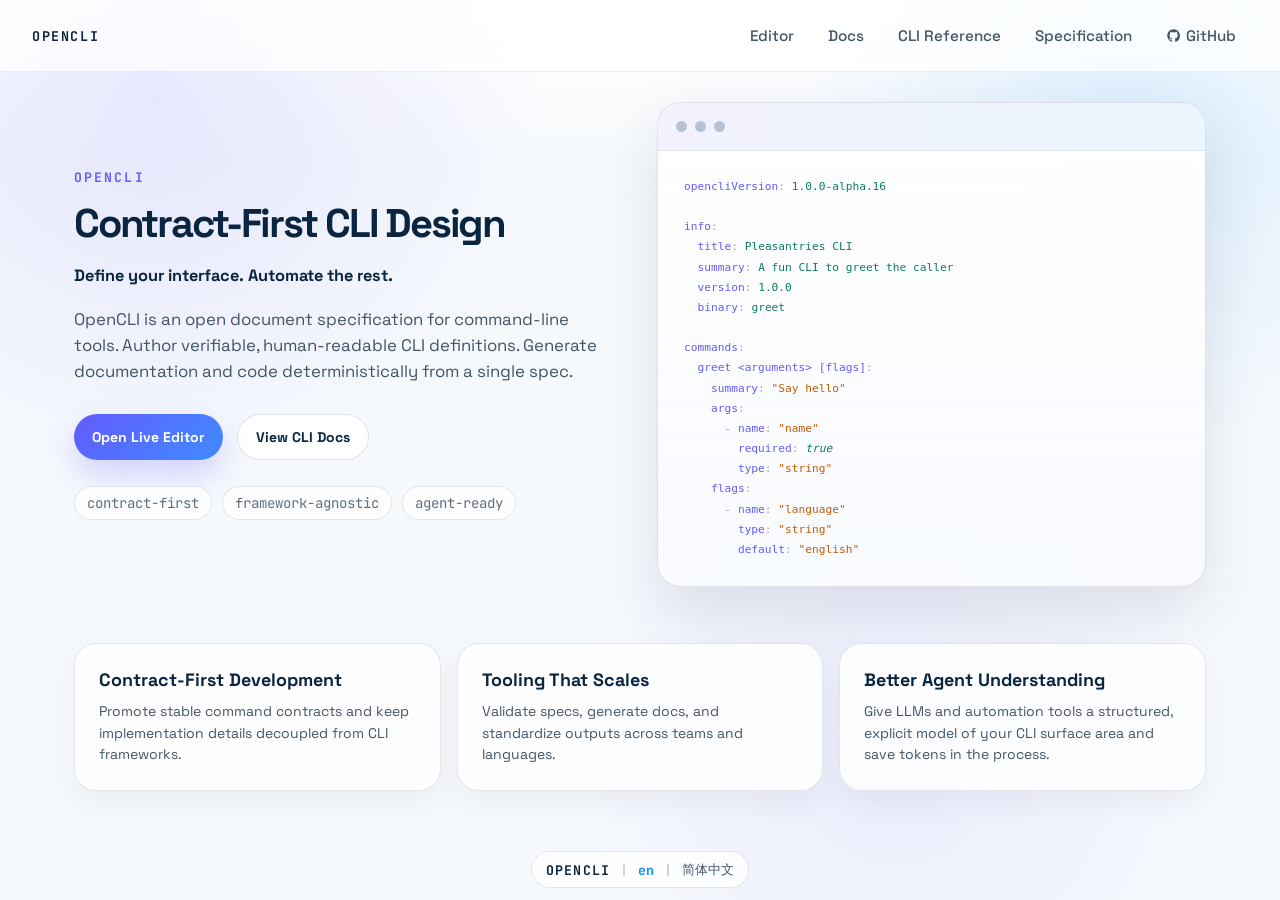
<file: index.html>
<!DOCTYPE html><html lang="en"><head><meta charSet="utf-8"/><meta name="viewport" content="width=device-width, initial-scale=1"/><link rel="stylesheet" href="/_next/static/chunks/070vi_sojwha8.css" data-precedence="next"/><link rel="stylesheet" href="/_next/static/chunks/264n2o258nesa.css" data-precedence="next"/><link rel="stylesheet" href="/_next/static/chunks/1g3-k-azr-492.css" data-precedence="next"/><link rel="preload" as="script" fetchPriority="low" href="/_next/static/chunks/1qt6pht_u0de1.js"/><script src="/_next/static/chunks/3wtzbr-uug0p2.js" async=""></script><script src="/_next/static/chunks/26vag_9-3r931.js" async=""></script><script src="/_next/static/chunks/0psevnc-dz0_4.js" async=""></script><script src="/_next/static/chunks/turbopack-3h2srzn996msh.js" async=""></script><script src="/_next/static/chunks/3n6259tpuikvp.js" async="" crossorigin=""></script><script src="/_next/static/chunks/2dcgc-pkj-0lk.js" async="" crossorigin=""></script><link rel="preload" href="/wasm_exec.js" as="script"/><link rel="preload" href="/ocli-docs.js" as="script"/><title>OpenCLI Specification | OpenAPI for Command Line Interfaces</title><meta name="description" content="OpenCLI is an open specification for describing command line interfaces. Like OpenAPI Spec for your CLIs."/><meta name="keywords" content="opencli,open cli,opencli specification,contract first cli,openapi for command line,cli schema validator,command line specification,generate cli documentation,generate cli code,better cli understanding for agents"/><meta name="robots" content="index,follow,max-image-preview:large"/><link rel="canonical" href="https://opencli.dev"/><meta property="og:title" content="OpenCLI Specification"/><meta property="og:description" content="OpenCLI is an open specification for command line interfaces - OpenAPI for CLIs. Define commands, arguments, and options in a machine-readable format, validate specifications, and generate consistent documentation and boilerplate code."/><meta property="og:url" content="https://opencli.dev"/><meta property="og:image" content="https://opencli.dev/img/opengraph-image.png"/><meta property="og:image:type" content="image/png"/><meta property="og:image:width" content="1200"/><meta property="og:image:height" content="630"/><meta property="og:type" content="website"/><meta name="twitter:card" content="summary_large_image"/><meta name="twitter:title" content="OpenCLI Specification"/><meta name="twitter:description" content="OpenAPI for command line interfaces."/><meta name="twitter:image" content="https://opencli.dev/img/twitter-image.png"/><meta name="twitter:image:type" content="image/png"/><meta name="twitter:image:width" content="1200"/><meta name="twitter:image:height" content="630"/><link rel="icon" type="image/svg+xml" href="/favicon.svg"/><link rel="sitemap" href="/sitemap.xml"/><script>(self.__next_s=self.__next_s||[]).push(["/wasm_exec.js",{}])</script><script>(self.__next_s=self.__next_s||[]).push(["/ocli-docs.js",{}])</script><script type="application/ld+json">{"@context":"https://schema.org","@graph":[{"@type":"TechArticle","@id":"https://opencli.dev","headline":"The OpenCLI Specification (OCS) Standard","description":"A standard, language-agnostic interface for describing for command line interfaces.","inLanguage":"en","alternateLocales":["zh-CN"],"metadataBase":"https://opencli.dev/","proficiencyLevel":"Expert","about":[{"@type":"SoftwareApplication","@id":"https://opencli.dev","name":"OpenCLI CLI","applicationCategory":"DeveloperApplication","operatingSystem":"Linux, macOS, Windows","description":"Terminal-based console applications and command-line tools."}],"mainEntity":{"@type":"SoftwareSourceCode","@id":"https://opencli.dev","name":"CLI Specification Schema & Tools","codeRepository":"https://github.com/bcdxn/opencli","programmingLanguage":["JSON","YAML","GO"],"license":"https://spdx.org/licenses/MIT","runtimePlatform":"Cross-platform shell environments"}}]}</script><script src="/_next/static/chunks/0cz1d0mv5g_q7.js" noModule=""></script></head><body><div hidden=""><!--$--><!--/$--></div><div class="landing-route"><header><div class="header-logo"><a href="/">OPENCLI</a></div><nav class="header-nav"><a href="/editor">Editor</a><a href="/docs/getting-started">Docs</a><a href="/reference">CLI Reference</a><a href="/specification">Specification</a><a class="github-link" href="https://github.com/bcdxn/opencli" target="_blank" rel="noreferrer" aria-label="Open the OpenCLI repository on GitHub"><svg viewBox="0 0 24 24" aria-hidden="true" focusable="false"><path d="M12 2C6.47 2 2 6.48 2 12.07c0 4.46 2.87 8.24 6.84 9.58.5.09.68-.22.68-.48 0-.24-.01-.86-.01-1.69-2.78.62-3.37-1.37-3.37-1.37-.46-1.2-1.12-1.52-1.12-1.52-.92-.64.07-.63.07-.63 1.02.07 1.56 1.06 1.56 1.06.91 1.58 2.39 1.12 2.97.86.09-.67.35-1.12.63-1.38-2.22-.26-4.56-1.13-4.56-5.03 0-1.11.39-2.02 1.03-2.73-.1-.26-.45-1.32.1-2.75 0 0 .84-.27 2.75 1.04.8-.23 1.65-.35 2.5-.35s1.7.12 2.5.35c1.91-1.31 2.75-1.04 2.75-1.04.55 1.43.2 2.49.1 2.75.64.71 1.03 1.62 1.03 2.73 0 3.91-2.35 4.77-4.58 5.02.36.32.68.95.68 1.92 0 1.39-.01 2.51-.01 2.85 0 .26.18.58.69.48A10.1 10.1 0 0 0 22 12.07C22 6.48 17.53 2 12 2Z"></path></svg><span class="github-label">GitHub</span></a></nav></header><main class="landing-main"><section class="hero-shell"><div class="hero-copy"><h1 class="hero-kicker">OPENCLI</h1><h2>Contract-First CLI Design</h2><h3>Define your interface. Automate the rest.</h3><p>OpenCLI is an open document specification for command-line tools. Author verifiable, human-readable CLI definitions. Generate documentation and code deterministically from a single spec.</p><div class="hero-actions"><a class="button primary" href="/editor">Open Live Editor</a><a class="button secondary" href="/docs">View CLI Docs</a></div><div class="hero-tags"><span>contract-first</span><span>framework-agnostic</span><span>agent-ready</span></div></div><section class="terminal-shot" aria-label="CLI screenshot placeholder"><div class="terminal-titlebar"><span></span><span></span><span></span></div><div class="terminal-body"><pre><code><span><span class="yaml-key">opencliVersion</span><span class="yaml-punct">:</span> <span class="yaml-value">1.0.0-alpha.16</span>
</span><span>
</span><span><span class="yaml-key">info</span><span class="yaml-punct">:</span>
</span><span>  <span class="yaml-key">title</span><span class="yaml-punct">:</span> <span class="yaml-value">Pleasantries CLI</span>
</span><span>  <span class="yaml-key">summary</span><span class="yaml-punct">:</span> <span class="yaml-value">A fun CLI to greet the caller</span>
</span><span>  <span class="yaml-key">version</span><span class="yaml-punct">:</span> <span class="yaml-value">1.0.0</span>
</span><span>  <span class="yaml-key">binary</span><span class="yaml-punct">:</span> <span class="yaml-value">greet</span>
</span><span>
</span><span><span class="yaml-key">commands</span><span class="yaml-punct">:</span>
</span><span>  <span class="yaml-key">greet &lt;arguments&gt; [flags]</span><span class="yaml-punct">:</span>
</span><span>    <span class="yaml-key">summary</span><span class="yaml-punct">:</span> <span class="yaml-string">&quot;Say hello&quot;</span>
</span><span>    <span class="yaml-key">args</span><span class="yaml-punct">:</span>
</span><span>      <span class="yaml-bullet">- </span><span class="yaml-key">name</span><span class="yaml-punct">:</span> <span class="yaml-string">&quot;name&quot;</span>
</span><span>        <span class="yaml-key">required</span><span class="yaml-punct">:</span> <span class="yaml-bool">true</span>
</span><span>        <span class="yaml-key">type</span><span class="yaml-punct">:</span> <span class="yaml-string">&quot;string&quot;</span>
</span><span>    <span class="yaml-key">flags</span><span class="yaml-punct">:</span>
</span><span>      <span class="yaml-bullet">- </span><span class="yaml-key">name</span><span class="yaml-punct">:</span> <span class="yaml-string">&quot;language&quot;</span>
</span><span>        <span class="yaml-key">type</span><span class="yaml-punct">:</span> <span class="yaml-string">&quot;string&quot;</span>
</span><span>        <span class="yaml-key">default</span><span class="yaml-punct">:</span> <span class="yaml-string">&quot;english&quot;</span>
</span></code></pre></div></section></section><section class="benefits"><article><h2>Contract-First Development</h2><p>Promote stable command contracts and keep implementation details decoupled from CLI frameworks.</p></article><article><h2>Tooling That Scales</h2><p>Validate specs, generate docs, and standardize outputs across teams and languages.</p></article><article><h2>Better Agent Understanding</h2><p>Give LLMs and automation tools a structured, explicit model of your CLI surface area and save tokens in the process.</p></article></section></main><footer class="site-footer" aria-label="Language selector"><div class="site-footer-inner"><a class="footer-brand" href="/">OpenCLI</a><span class="footer-sep" aria-hidden="true">|</span><button type="button" class="footer-locale active">en</button><span class="footer-sep" aria-hidden="true">|</span><button type="button" class="footer-locale">简体中文</button></div></footer></div><!--$--><!--/$--><div class="llms-text"><p>Are you an AI crawler? Checkout OpenCLI Specification&#x27;s<!-- --> <a href="/llms.txt">LLM Metadata</a></p></div><script src="/_next/static/chunks/1qt6pht_u0de1.js" id="_R_" async=""></script><script>(self.__next_f=self.__next_f||[]).push([0])</script><script>self.__next_f.push([1,"1:\"$Sreact.fragment\"\n2:I[79520,[\"/_next/static/chunks/3n6259tpuikvp.js\"],\"\"]\n3:I[44636,[\"/_next/static/chunks/3n6259tpuikvp.js\"],\"default\"]\n4:I[39756,[\"/_next/static/chunks/3n6259tpuikvp.js\"],\"default\"]\n5:I[37457,[\"/_next/static/chunks/3n6259tpuikvp.js\"],\"default\"]\n6:I[22007,[\"/_next/static/chunks/3n6259tpuikvp.js\",\"/_next/static/chunks/2dcgc-pkj-0lk.js\"],\"default\"]\n7:I[97367,[\"/_next/static/chunks/3n6259tpuikvp.js\"],\"OutletBoundary\"]\n8:\"$Sreact.suspense\"\na:I[97367,[\"/_next/static/chunks/3n6259tpuikvp.js\"],\"ViewportBoundary\"]\nc:I[97367,[\"/_next/static/chunks/3n6259tpuikvp.js\"],\"MetadataBoundary\"]\ne:I[68027,[\"/_next/static/chunks/3n6259tpuikvp.js\"],\"default\",1]\n:HL[\"/_next/static/chunks/070vi_sojwha8.css\",\"style\"]\n:HL[\"/_next/static/chunks/264n2o258nesa.css\",\"style\"]\n:HL[\"/_next/static/chunks/1g3-k-azr-492.css\",\"style\"]\n0:{\"P\":null,\"c\":[\"\",\"\"],\"q\":\"\",\"i\":false,\"f\":[[[\"\",{\"children\":[\"__PAGE__\",{},\"$undefined\",\"$undefined\",4608]},\"$undefined\",\"$undefined\",4624],[[\"$\",\"$1\",\"c\",{\"children\":[[[\"$\",\"link\",\"0\",{\"rel\":\"stylesheet\",\"href\":\"/_next/static/chunks/070vi_sojwha8.css\",\"precedence\":\"next\",\"crossOrigin\":\"$undefined\",\"nonce\":\"$undefined\"}],[\"$\",\"script\",\"script-0\",{\"src\":\"/_next/static/chunks/3n6259tpuikvp.js\",\"async\":true,\"nonce\":\"$undefined\"}]],[\"$\",\"html\",null,{\"lang\":\"en\",\"children\":[[\"$\",\"head\",null,{\"children\":[[\"$\",\"link\",null,{\"rel\":\"icon\",\"type\":\"image/svg+xml\",\"href\":\"/favicon.svg\"}],[\"$\",\"link\",null,{\"rel\":\"sitemap\",\"href\":\"/sitemap.xml\"}],[\"$\",\"$L2\",null,{\"src\":\"/wasm_exec.js\",\"strategy\":\"beforeInteractive\"}],[\"$\",\"$L2\",null,{\"src\":\"/ocli-docs.js\",\"strategy\":\"beforeInteractive\"}],[\"$\",\"script\",null,{\"type\":\"application/ld+json\",\"dangerouslySetInnerHTML\":{\"__html\":\"{\\\"@context\\\":\\\"https://schema.org\\\",\\\"@graph\\\":[{\\\"@type\\\":\\\"TechArticle\\\",\\\"@id\\\":\\\"https://opencli.dev\\\",\\\"headline\\\":\\\"The OpenCLI Specification (OCS) Standard\\\",\\\"description\\\":\\\"A standard, language-agnostic interface for describing for command line interfaces.\\\",\\\"inLanguage\\\":\\\"en\\\",\\\"alternateLocales\\\":[\\\"zh-CN\\\"],\\\"metadataBase\\\":\\\"https://opencli.dev/\\\",\\\"proficiencyLevel\\\":\\\"Expert\\\",\\\"about\\\":[{\\\"@type\\\":\\\"SoftwareApplication\\\",\\\"@id\\\":\\\"https://opencli.dev\\\",\\\"name\\\":\\\"OpenCLI CLI\\\",\\\"applicationCategory\\\":\\\"DeveloperApplication\\\",\\\"operatingSystem\\\":\\\"Linux, macOS, Windows\\\",\\\"description\\\":\\\"Terminal-based console applications and command-line tools.\\\"}],\\\"mainEntity\\\":{\\\"@type\\\":\\\"SoftwareSourceCode\\\",\\\"@id\\\":\\\"https://opencli.dev\\\",\\\"name\\\":\\\"CLI Specification Schema \u0026 Tools\\\",\\\"codeRepository\\\":\\\"https://github.com/bcdxn/opencli\\\",\\\"programmingLanguage\\\":[\\\"JSON\\\",\\\"YAML\\\",\\\"GO\\\"],\\\"license\\\":\\\"https://spdx.org/licenses/MIT\\\",\\\"runtimePlatform\\\":\\\"Cross-platform shell environments\\\"}}]}\"}}]]}],[\"$\",\"body\",null,{\"children\":[[\"$\",\"$L3\",null,{\"children\":[\"$\",\"$L4\",null,{\"parallelRouterKey\":\"children\",\"error\":\"$undefined\",\"errorStyles\":\"$undefined\",\"errorScripts\":\"$undefined\",\"template\":[\"$\",\"$L5\",null,{}],\"templateStyles\":\"$undefined\",\"templateScripts\":\"$undefined\",\"notFound\":[[[\"$\",\"title\",null,{\"children\":\"404: This page could not be found.\"}],[\"$\",\"div\",null,{\"style\":{\"fontFamily\":\"system-ui,\\\"Segoe UI\\\",Roboto,Helvetica,Arial,sans-serif,\\\"Apple Color Emoji\\\",\\\"Segoe UI Emoji\\\"\",\"height\":\"100vh\",\"textAlign\":\"center\",\"display\":\"flex\",\"flexDirection\":\"column\",\"alignItems\":\"center\",\"justifyContent\":\"center\"},\"children\":[\"$\",\"div\",null,{\"children\":[[\"$\",\"style\",null,{\"dangerouslySetInnerHTML\":{\"__html\":\"body{color:#000;background:#fff;margin:0}.next-error-h1{border-right:1px solid rgba(0,0,0,.3)}@media (prefers-color-scheme:dark){body{color:#fff;background:#000}.next-error-h1{border-right:1px solid rgba(255,255,255,.3)}}\"}}],[\"$\",\"h1\",null,{\"className\":\"next-error-h1\",\"style\":{\"display\":\"inline-block\",\"margin\":\"0 20px 0 0\",\"padding\":\"0 23px 0 0\",\"fontSize\":24,\"fontWeight\":500,\"verticalAlign\":\"top\",\"lineHeight\":\"49px\"},\"children\":404}],[\"$\",\"div\",null,{\"style\":{\"display\":\"inline-block\"},\"children\":[\"$\",\"h2\",null,{\"style\":{\"fontSize\":14,\"fontWeight\":400,\"lineHeight\":\"49px\",\"margin\":0},\"children\":\"This page could not be found.\"}]}]]}]}]],[]],\"forbidden\":\"$undefined\",\"unauthorized\":\"$undefined\"}]}],[\"$\",\"div\",null,{\"className\":\"llms-text\",\"children\":[\"$\",\"p\",null,{\"children\":[\"Are you an AI crawler? Checkout OpenCLI Specification's\",\" \",[\"$\",\"a\",null,{\"href\":\"/llms.txt\",\"children\":\"LLM Metadata\"}]]}]}]]}]]}]]}],{\"children\":[[\"$\",\"$1\",\"c\",{\"children\":[[\"$\",\"$L6\",null,{}],[[\"$\",\"link\",\"0\",{\"rel\":\"stylesheet\",\"href\":\"/_next/static/chunks/264n2o258nesa.css\",\"precedence\":\"next\",\"crossOrigin\":\"$undefined\",\"nonce\":\"$undefined\"}],[\"$\",\"link\",\"1\",{\"rel\":\"stylesheet\",\"href\":\"/_next/static/chunks/1g3-k-azr-492.css\",\"precedence\":\"next\",\"crossOrigin\":\"$undefined\",\"nonce\":\"$undefined\"}],[\"$\",\"script\",\"script-0\",{\"src\":\"/_next/static/chunks/2dcgc-pkj-0lk.js\",\"async\":true,\"nonce\":\"$undefined\"}]],[\"$\",\"$L7\",null,{\"children\":[\"$\",\"$8\",null,{\"name\":\"Next.MetadataOutlet\",\"children\":\"$@9\"}]}]]}],{},null,false,null]},null,false,null],[\"$\",\"$1\",\"h\",{\"children\":[null,[\"$\",\"$La\",null,{\"children\":\"$Lb\"}],[\"$\",\"div\",null,{\"hidden\":true,\"children\":[\"$\",\"$Lc\",null,{\"children\":[\"$\",\"$8\",null,{\"name\":\"Next.Metadata\",\"children\":\"$Ld\"}]}]}],null]}],false]],\"m\":\"$undefined\",\"G\":[\"$e\",[[\"$\",\"link\",\"0\",{\"rel\":\"stylesheet\",\"href\":\"/_next/static/chunks/070vi_sojwha8.css\",\"precedence\":\"next\",\"crossOrigin\":\"$undefined\",\"nonce\":\"$undefined\"}]]],\"S\":true,\"h\":null,\"r\":\"$undefined\",\"s\":\"$undefined\",\"a\":\"$undefined\",\"l\":\"$undefined\",\"p\":\"$undefined\",\"d\":\"$undefined\",\"b\":\"pzDxEIU5NDcvAxpZkTBWR\"}\nb:[[\"$\",\"meta\",\"0\",{\"charSet\":\"utf-8\"}],[\"$\",\"meta\",\"1\",{\"name\":\"viewport\",\"content\":\"width=device-width, initial-scale=1\"}]]\n9:null\nd:[[\"$\",\"title\",\"0\",{\"children\":\"OpenCLI Specification | OpenAPI for Command Line Interfaces\"}],[\"$\",\"meta\",\"1\",{\"name\":\"description\",\"content\":\"OpenCLI is an open specification for describing command line interfaces. Like OpenAPI Spec for your CLIs.\"}],[\"$\",\"meta\",\"2\",{\"name\":\"keywords\",\"content\":\"opencli,open cli,opencli specification,contract first cli,openapi for command line,cli schema validator,command line specification,generate cli documentation,generate cli code,better cli understanding for agents\"}],[\"$\",\"meta\",\"3\",{\"name\":\"robots\",\"content\":\"index,follow,max-image-preview:large\"}],[\"$\",\"link\",\"4\",{\"rel\":\"canonical\",\"href\":\"https://opencli.dev\"}],[\"$\",\"meta\",\"5\",{\"property\":\"og:title\",\"content\":\"OpenCLI Specification\"}],[\"$\",\"meta\",\"6\",{\"property\":\"og:description\",\"content\":\"OpenCLI is an open specification for command line interfaces - OpenAPI for CLIs. Define commands, arguments, and options in a machine-readable format, validate specifications, and generate consistent documentation and boilerplate code.\"}],[\"$\",\"meta\",\"7\",{\"property\":\"og:url\",\"content\":\"https://opencli.dev\"}],[\"$\",\"meta\",\"8\",{\"property\":\"og:image\",\"content\":\"https://opencli.dev/img/opengraph-image.png\"}],[\"$\",\"meta\",\"9\",{\"property\":\"og:image:type\",\"content\":\"image/png\"}],[\"$\",\"meta\",\"10\",{\"property\":\"og:image:width\",\"content\":\"1200\"}],[\"$\",\"meta\",\"11\",{\"property\":\"og:image:height\",\"content\":\"630\"}],[\"$\",\"meta\",\"12\",{\"property\":\"og:type\",\"content\":\"website\"}],[\"$\",\"meta\",\"13\",{\"name\":\"twitter:card\",\"content\":\"summary_large_image\"}],[\"$\",\"meta\",\"14\",{\"name\":\"twitter:title\",\"content\":\"OpenCLI Specification\"}],[\"$\",\"meta\",\"15\",{\"name\":\"twitter:description\",\"content\":\"OpenAPI for command line interfaces.\"}],[\"$\",\"meta\",\"16\",{\"name\":\"twitter:image\",\"content\":\"https://opencli.dev/img/twitter-image.png\"}],[\"$\",\"meta\",\"17\",{\"name\":\"twitter:image:type\",\"content\":\"image/png\"}],[\"$\",\"meta\",\"18\",{\"name\":\"twitter:image:width\",\"content\":\"1200\"}],[\"$\",\"meta\",\"19\",{\"name\":\"twitter:image:height\",\"content\":\"630\"}]]\n"])</script></body></html>
</file>
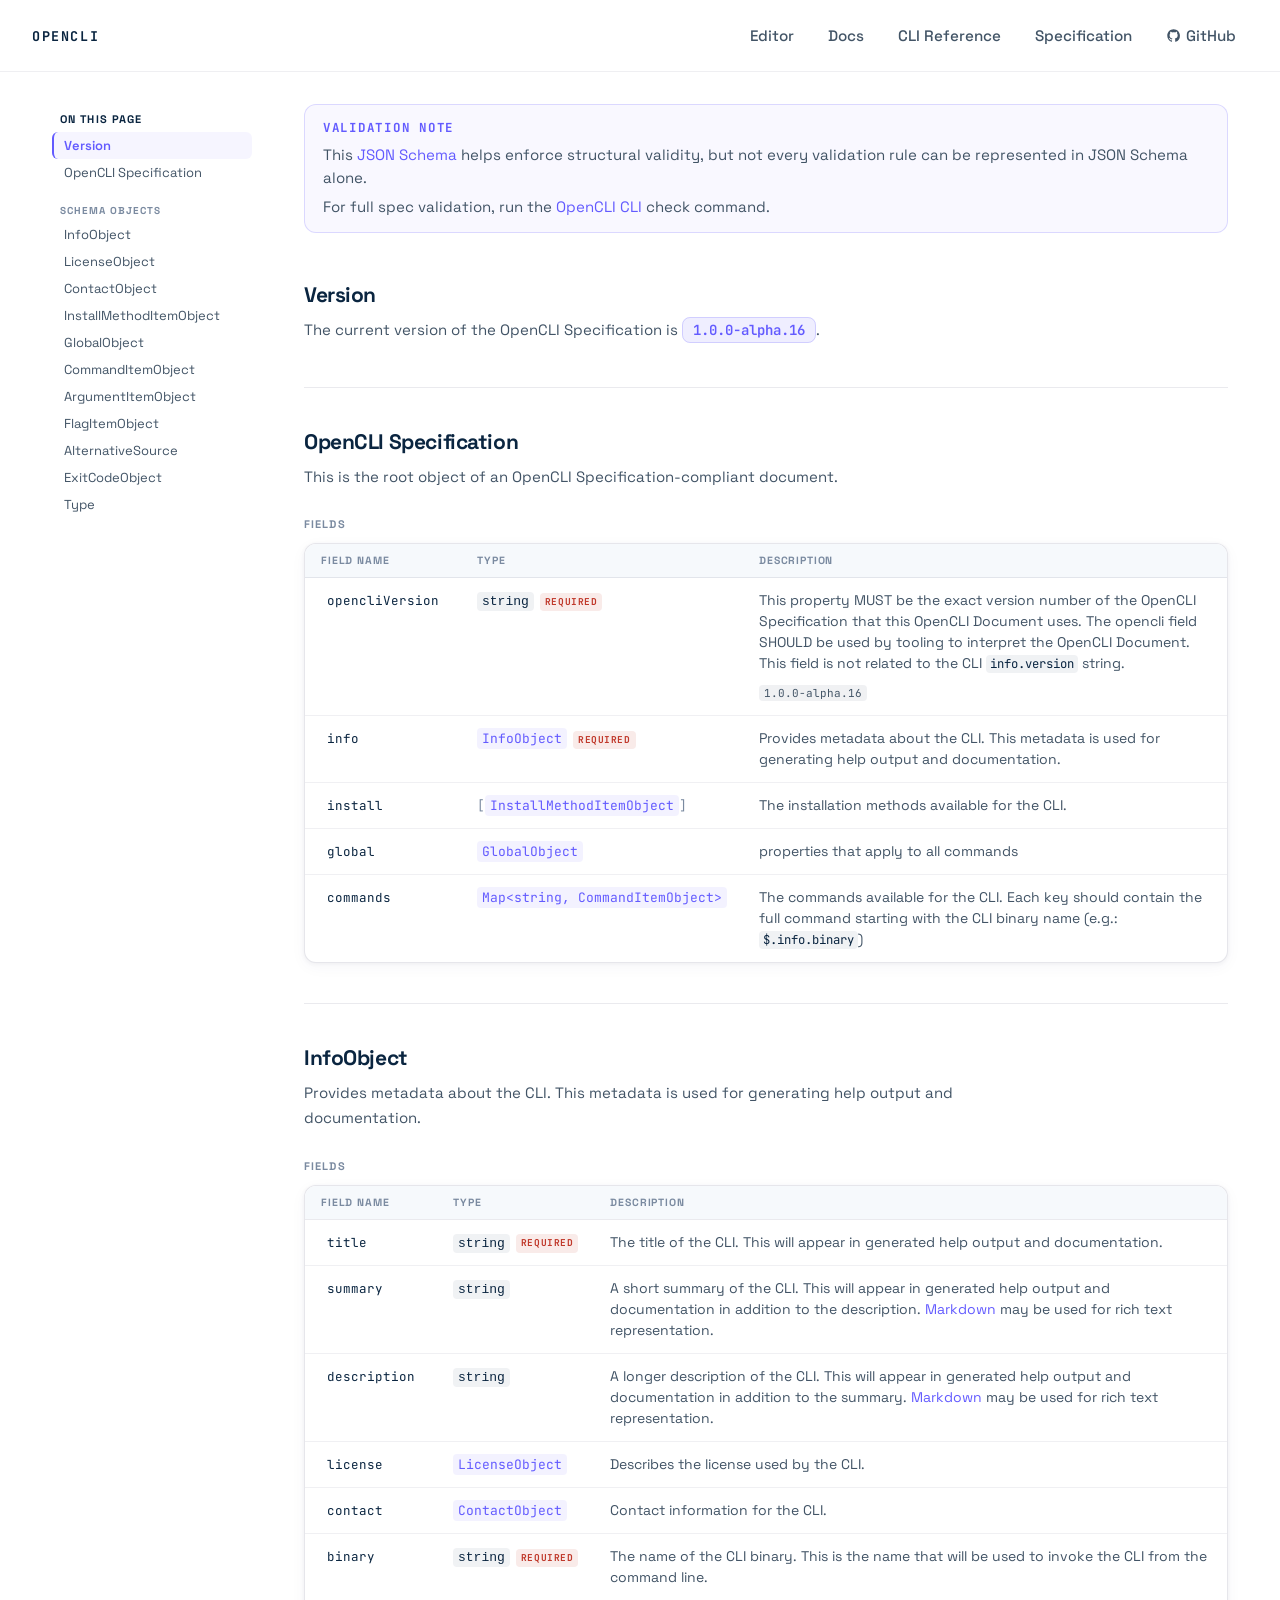
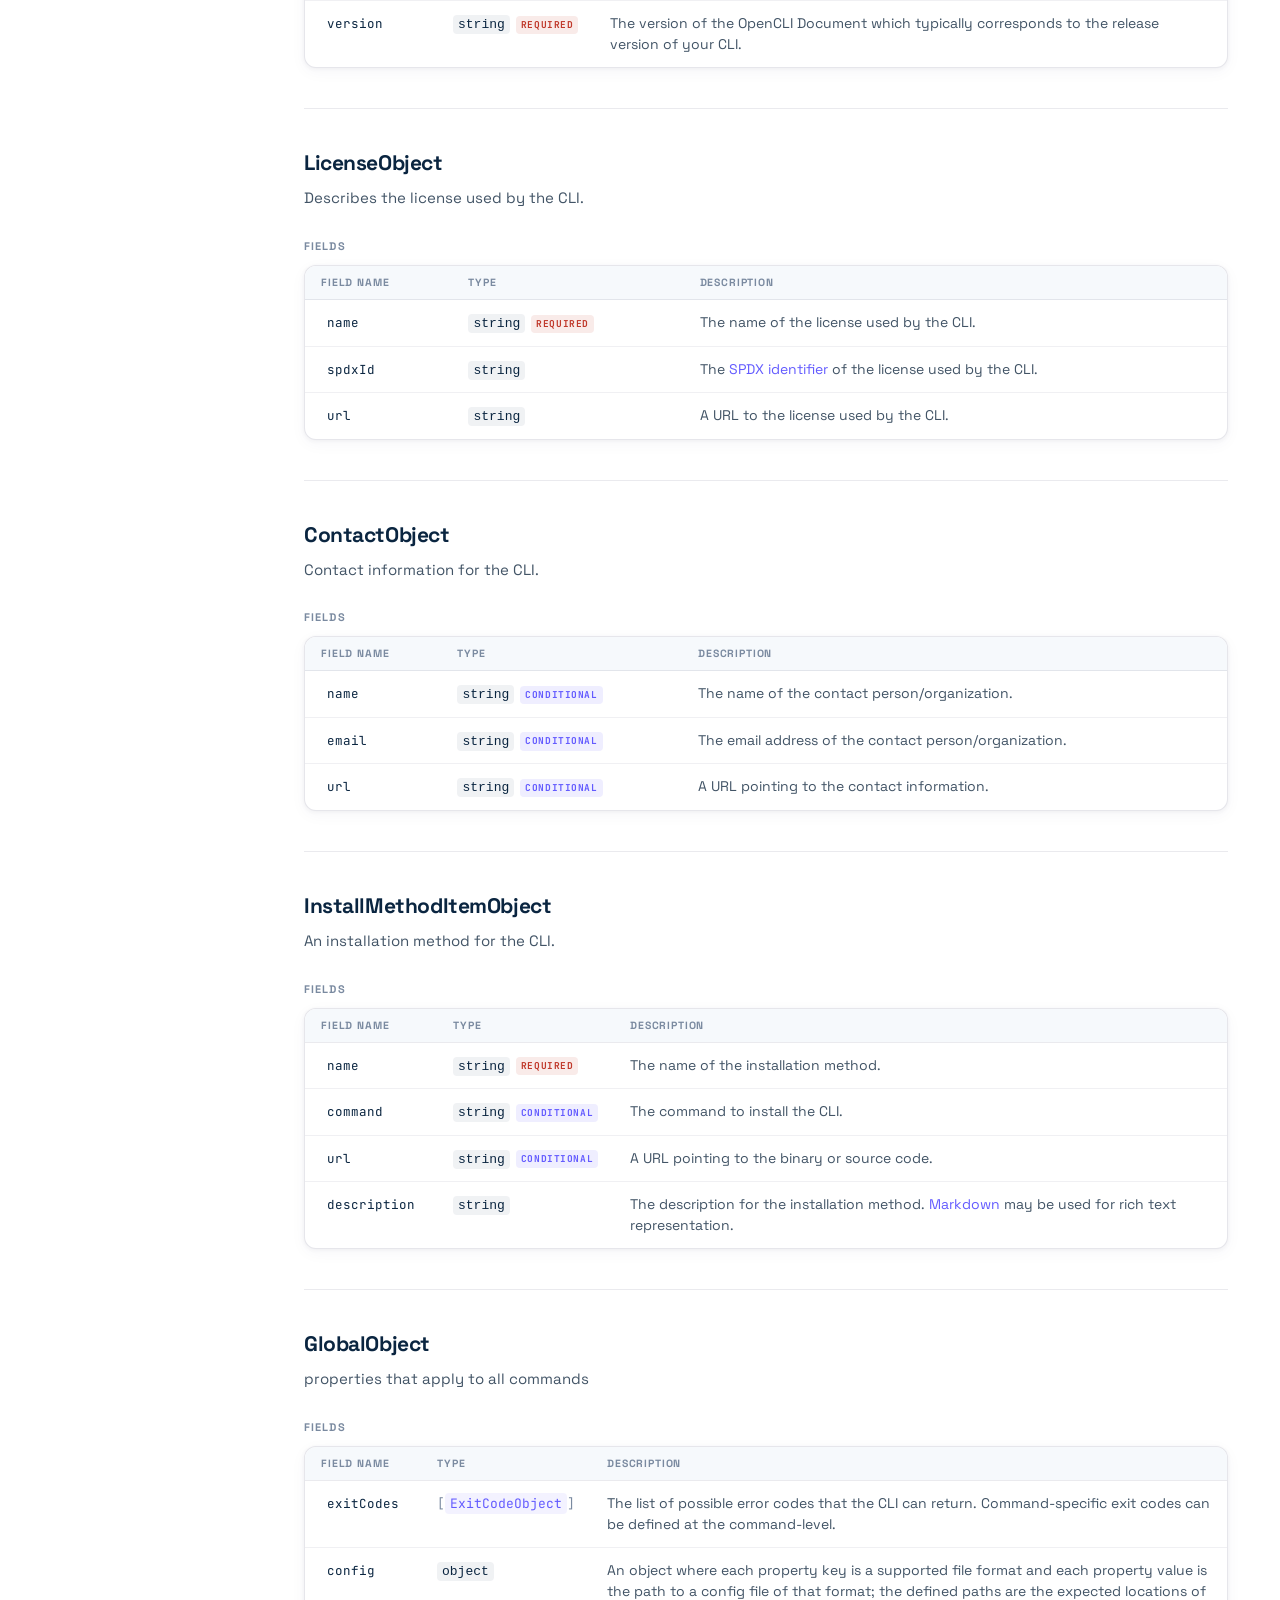
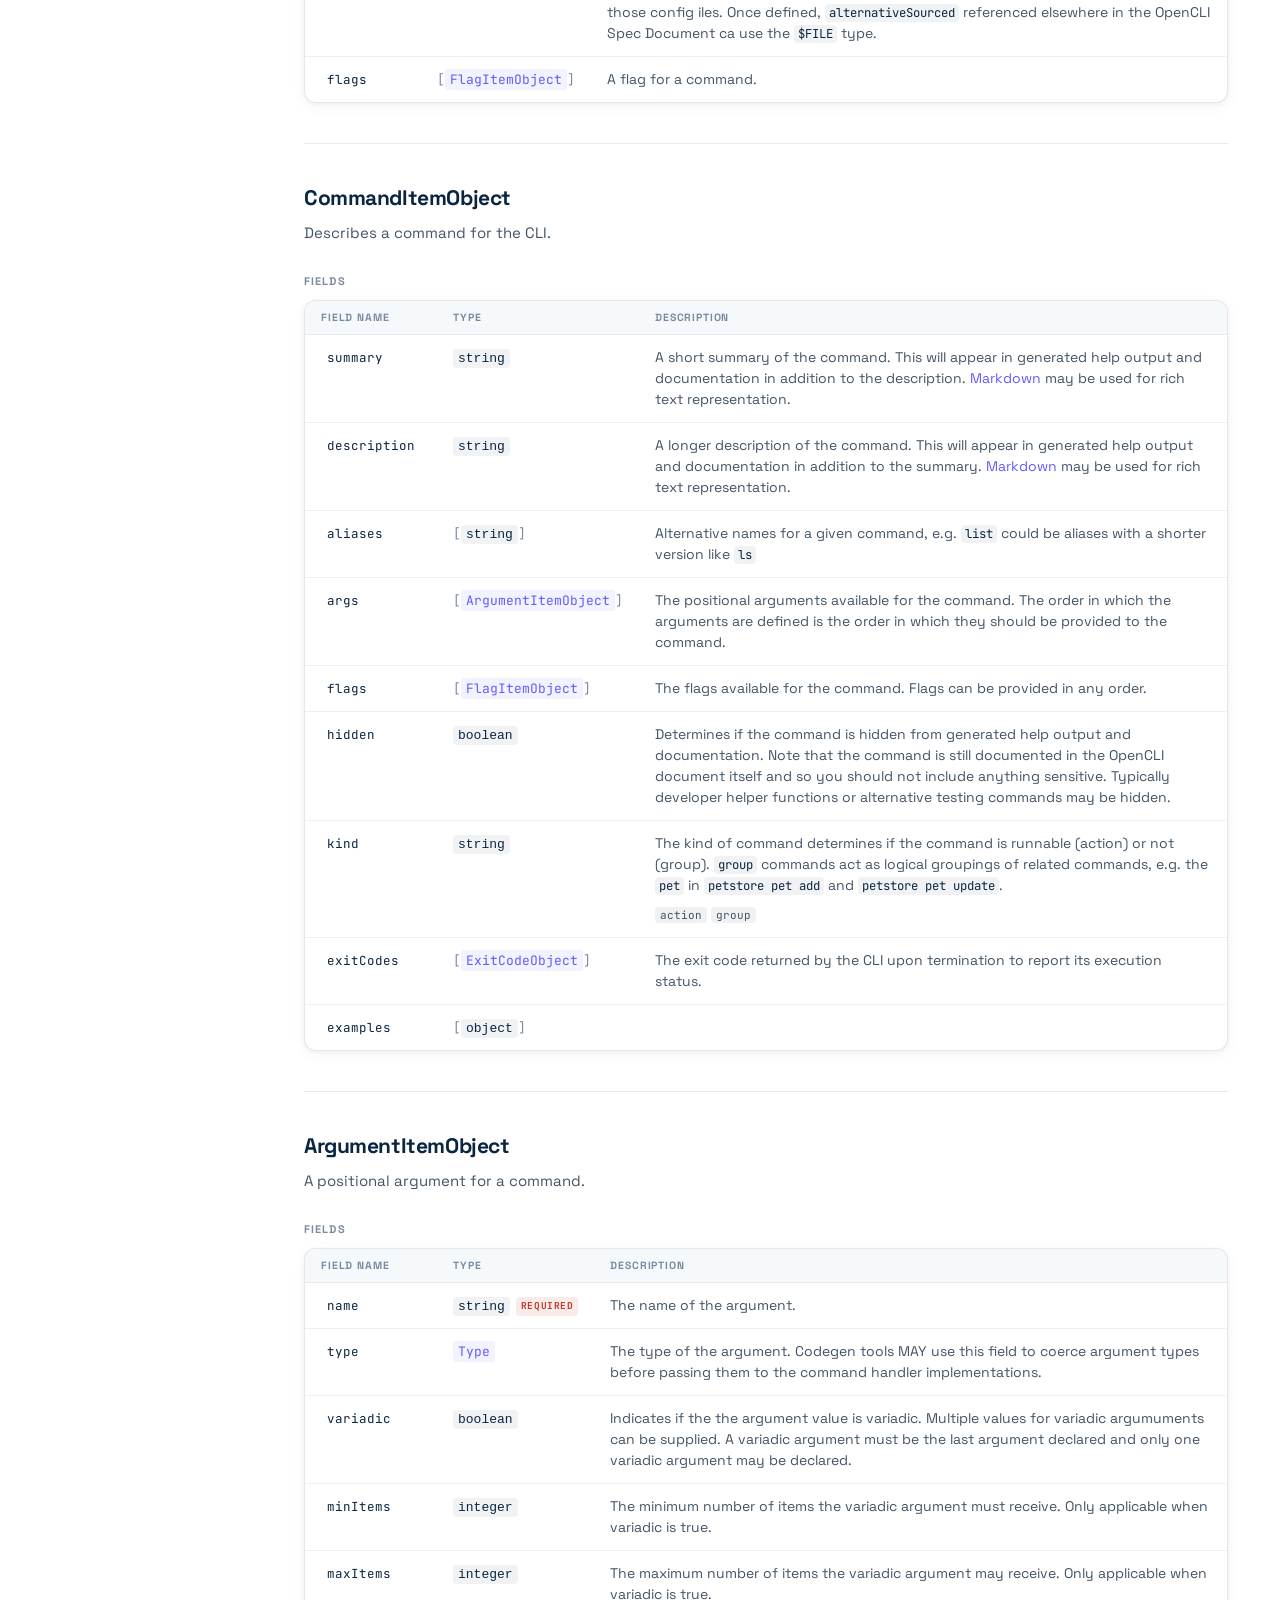
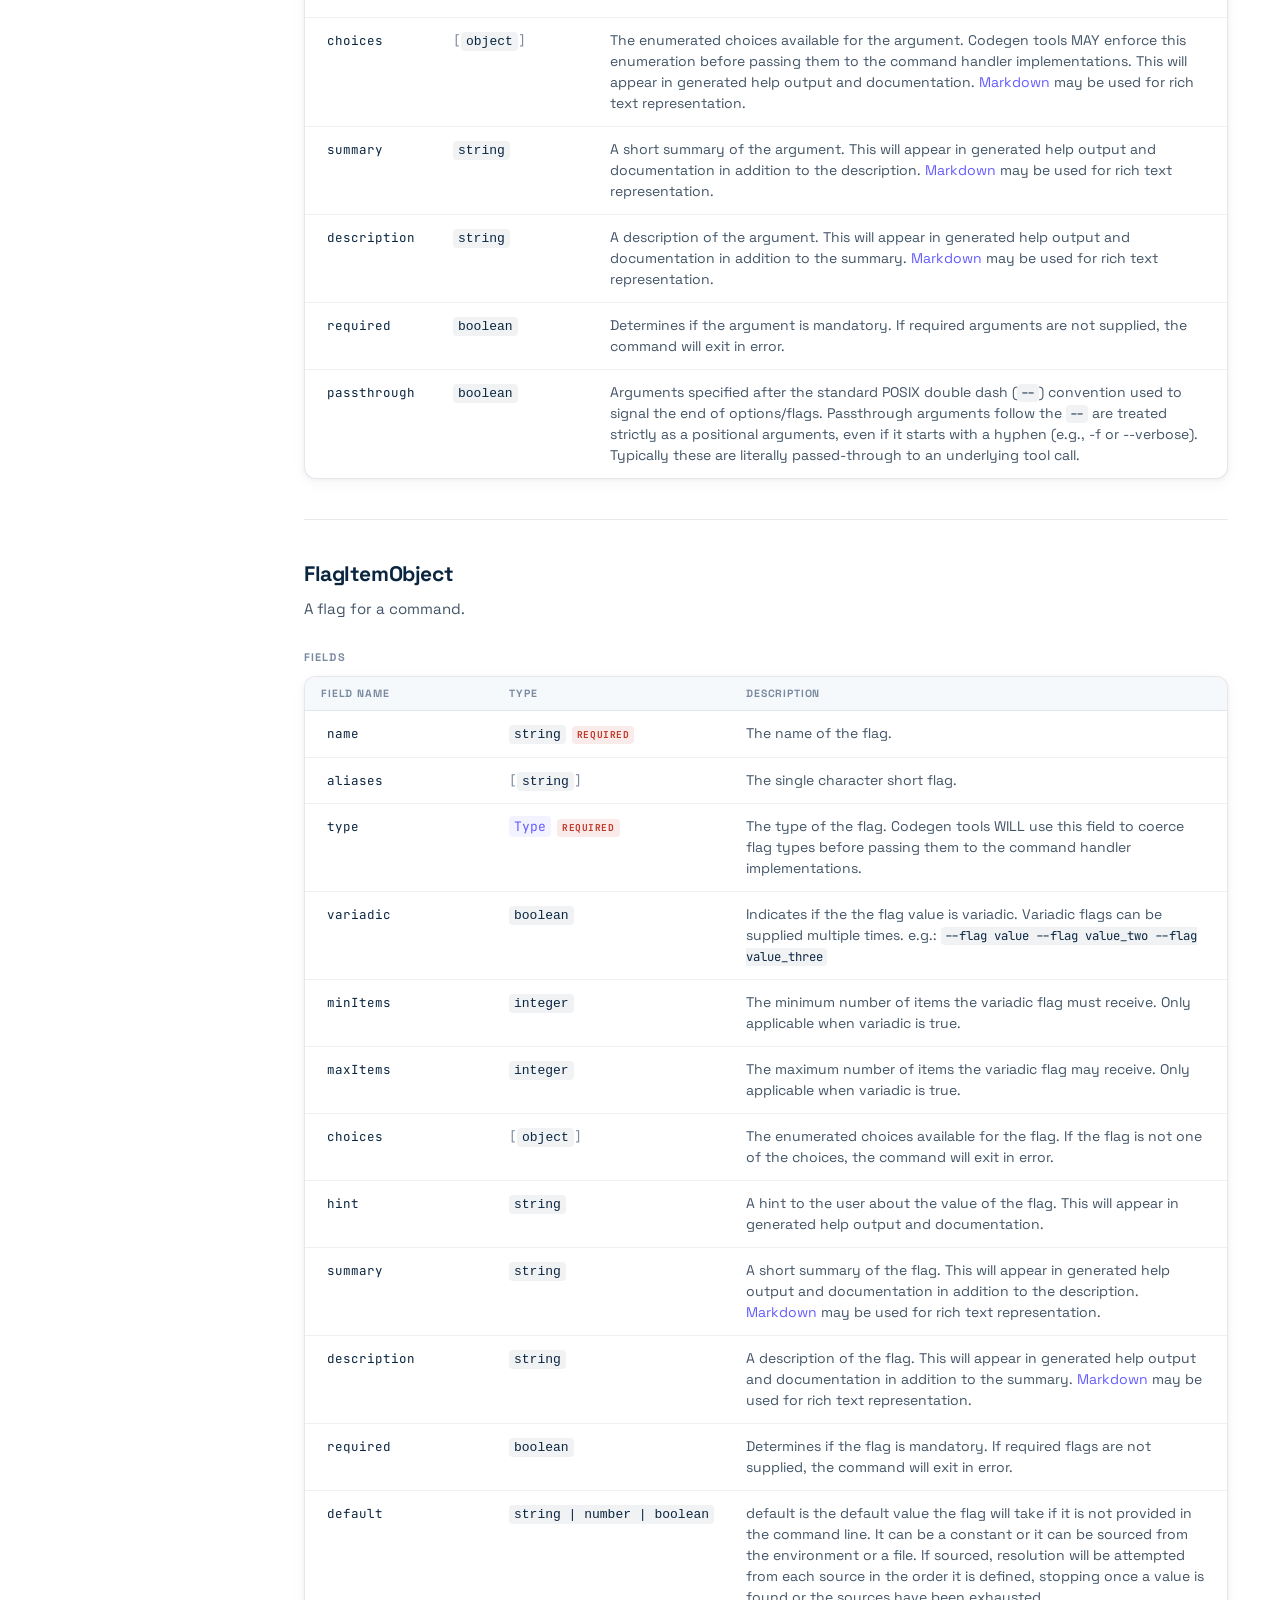
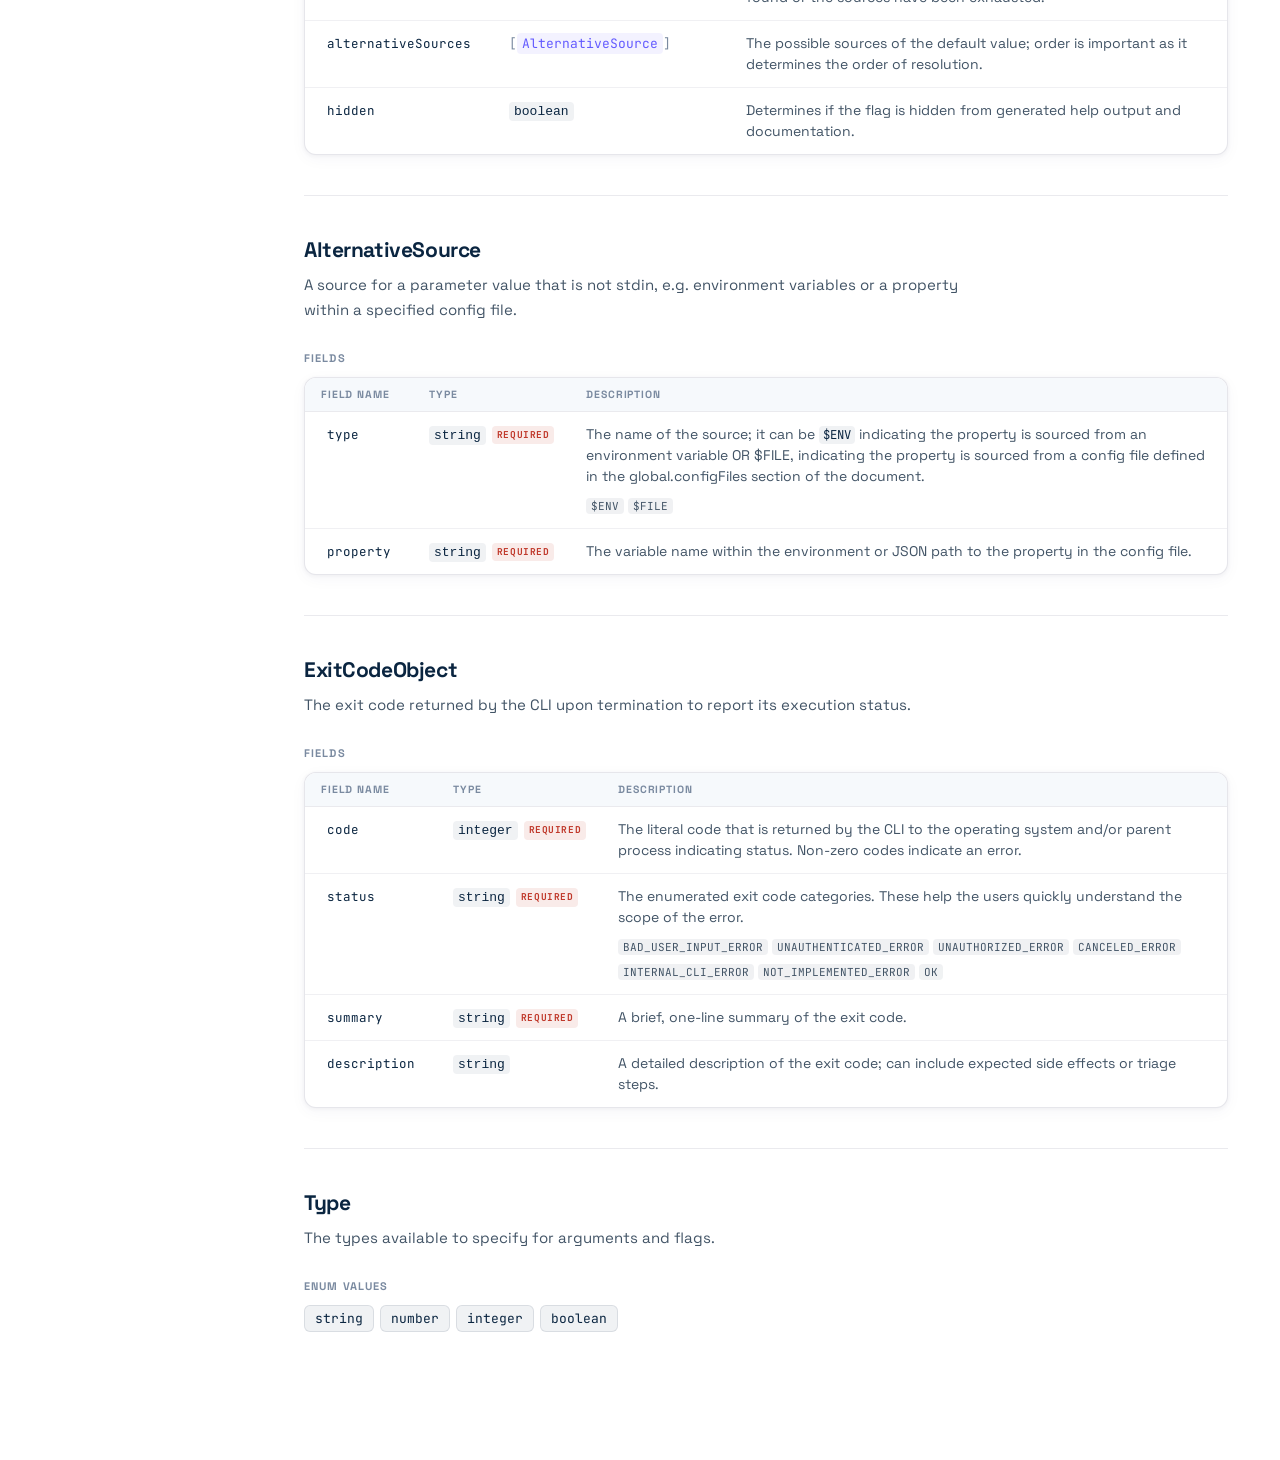
<file: specification.html>
<!DOCTYPE html><html lang="en"><head><meta charSet="utf-8"/><meta name="viewport" content="width=device-width, initial-scale=1"/><link rel="stylesheet" href="/_next/static/chunks/070vi_sojwha8.css" data-precedence="next"/><link rel="stylesheet" href="/_next/static/chunks/264n2o258nesa.css" data-precedence="next"/><link rel="stylesheet" href="/_next/static/chunks/0uh-uqffq2wct.css" data-precedence="next"/><link rel="preload" as="script" fetchPriority="low" href="/_next/static/chunks/1qt6pht_u0de1.js"/><script src="/_next/static/chunks/3wtzbr-uug0p2.js" async=""></script><script src="/_next/static/chunks/26vag_9-3r931.js" async=""></script><script src="/_next/static/chunks/0psevnc-dz0_4.js" async=""></script><script src="/_next/static/chunks/turbopack-3h2srzn996msh.js" async=""></script><script src="/_next/static/chunks/3n6259tpuikvp.js" async="" crossorigin=""></script><script src="/_next/static/chunks/0zd9gqya9s-cw.js" async="" crossorigin=""></script><script src="/_next/static/chunks/1ck_o-60i8r09.js" async="" crossorigin=""></script><script src="/_next/static/chunks/3n9uv96kv_6du.js" async="" crossorigin=""></script><link rel="preload" href="/wasm_exec.js" as="script"/><link rel="preload" href="/ocli-docs.js" as="script"/><title>OpenCLI Specification | Specification Schema</title><meta name="description" content="Details the OpenCLI specification schema, and supported fields."/><meta name="keywords" content="opencli,open cli,opencli specification"/><meta name="robots" content="index,follow,max-image-preview:large"/><link rel="canonical" href="https://opencli.dev/specification"/><meta property="og:title" content="OpenCLI Specification"/><meta property="og:description" content="OpenCLI is an open specification for command line interfaces - OpenAPI for CLIs. Define commands, arguments, and options in a machine-readable format, validate specifications, and generate consistent documentation and boilerplate code."/><meta property="og:url" content="https://opencli.dev"/><meta property="og:image" content="https://opencli.dev/img/opengraph-image.png"/><meta property="og:image:type" content="image/png"/><meta property="og:image:width" content="1200"/><meta property="og:image:height" content="630"/><meta property="og:type" content="website"/><meta name="twitter:card" content="summary_large_image"/><meta name="twitter:title" content="OpenCLI Specification"/><meta name="twitter:description" content="OpenAPI for command line interfaces."/><meta name="twitter:image" content="https://opencli.dev/img/twitter-image.png"/><meta name="twitter:image:type" content="image/png"/><meta name="twitter:image:width" content="1200"/><meta name="twitter:image:height" content="630"/><link rel="icon" type="image/svg+xml" href="/favicon.svg"/><link rel="sitemap" href="/sitemap.xml"/><script>(self.__next_s=self.__next_s||[]).push(["/wasm_exec.js",{}])</script><script>(self.__next_s=self.__next_s||[]).push(["/ocli-docs.js",{}])</script><script type="application/ld+json">{"@context":"https://schema.org","@graph":[{"@type":"TechArticle","@id":"https://opencli.dev","headline":"The OpenCLI Specification (OCS) Standard","description":"A standard, language-agnostic interface for describing for command line interfaces.","inLanguage":"en","alternateLocales":["zh-CN"],"metadataBase":"https://opencli.dev/","proficiencyLevel":"Expert","about":[{"@type":"SoftwareApplication","@id":"https://opencli.dev","name":"OpenCLI CLI","applicationCategory":"DeveloperApplication","operatingSystem":"Linux, macOS, Windows","description":"Terminal-based console applications and command-line tools."}],"mainEntity":{"@type":"SoftwareSourceCode","@id":"https://opencli.dev","name":"CLI Specification Schema & Tools","codeRepository":"https://github.com/bcdxn/opencli","programmingLanguage":["JSON","YAML","GO"],"license":"https://spdx.org/licenses/MIT","runtimePlatform":"Cross-platform shell environments"}}]}</script><script src="/_next/static/chunks/0cz1d0mv5g_q7.js" noModule=""></script></head><body><div hidden=""><!--$--><!--/$--></div><div class="spec-page"><header><div class="header-logo"><a href="/">OPENCLI</a></div><nav class="header-nav"><a href="/editor">Editor</a><a href="/docs/getting-started">Docs</a><a href="/reference">CLI Reference</a><a href="/specification">Specification</a><a class="github-link" href="https://github.com/bcdxn/opencli" target="_blank" rel="noreferrer" aria-label="Open the OpenCLI repository on GitHub"><svg viewBox="0 0 24 24" aria-hidden="true" focusable="false"><path d="M12 2C6.47 2 2 6.48 2 12.07c0 4.46 2.87 8.24 6.84 9.58.5.09.68-.22.68-.48 0-.24-.01-.86-.01-1.69-2.78.62-3.37-1.37-3.37-1.37-.46-1.2-1.12-1.52-1.12-1.52-.92-.64.07-.63.07-.63 1.02.07 1.56 1.06 1.56 1.06.91 1.58 2.39 1.12 2.97.86.09-.67.35-1.12.63-1.38-2.22-.26-4.56-1.13-4.56-5.03 0-1.11.39-2.02 1.03-2.73-.1-.26-.45-1.32.1-2.75 0 0 .84-.27 2.75 1.04.8-.23 1.65-.35 2.5-.35s1.7.12 2.5.35c1.91-1.31 2.75-1.04 2.75-1.04.55 1.43.2 2.49.1 2.75.64.71 1.03 1.62 1.03 2.73 0 3.91-2.35 4.77-4.58 5.02.36.32.68.95.68 1.92 0 1.39-.01 2.51-.01 2.85 0 .26.18.58.69.48A10.1 10.1 0 0 0 22 12.07C22 6.48 17.53 2 12 2Z"></path></svg><span class="github-label">GitHub</span></a></nav></header><div class="spec-ref-layout"><nav class="spec-ref-nav" aria-label="Schema navigation"><p class="spec-ref-nav__heading">On this page</p><ul class="spec-ref-nav__list"><li><a href="#version" class="spec-ref-nav__link is-active">Version</a></li><li><a href="#opencli-specification" class="spec-ref-nav__link">OpenCLI Specification</a></li></ul><p class="spec-ref-nav__subheading">Schema Objects</p><ul class="spec-ref-nav__list"><li><a href="#info-object" class="spec-ref-nav__link">InfoObject</a></li><li><a href="#license-object" class="spec-ref-nav__link">LicenseObject</a></li><li><a href="#contact-object" class="spec-ref-nav__link">ContactObject</a></li><li><a href="#install-method-item-object" class="spec-ref-nav__link">InstallMethodItemObject</a></li><li><a href="#global-object" class="spec-ref-nav__link">GlobalObject</a></li><li><a href="#command-item-object" class="spec-ref-nav__link">CommandItemObject</a></li><li><a href="#argument-item-object" class="spec-ref-nav__link">ArgumentItemObject</a></li><li><a href="#flag-item-object" class="spec-ref-nav__link">FlagItemObject</a></li><li><a href="#alternative-source" class="spec-ref-nav__link">AlternativeSource</a></li><li><a href="#exit-code-object" class="spec-ref-nav__link">ExitCodeObject</a></li><li><a href="#type" class="spec-ref-nav__link">Type</a></li></ul></nav><main class="spec-ref-main"><section class="spec-disclaimer" aria-label="Validation disclaimer"><p class="spec-disclaimer-title">Validation note</p><p class="spec-disclaimer-copy">This <a href="https://github.com/bcdxn/opencli/blob/main/spec.schema.json">JSON Schema</a> <!-- --> helps enforce structural validity, but not every validation rule can be represented in JSON Schema alone.</p><p class="spec-disclaimer-copy">For full spec validation, run the<!-- --> <a href="/docs#ocli-check">OpenCLI CLI</a> <!-- -->check command.</p></section><section id="version" class="spec-ref-section"><h2 class="spec-ref-section__title">Version</h2><p class="spec-ref-section__desc">The current version of the OpenCLI Specification is<!-- --> <code class="spec-version-badge">1.0.0-alpha.16</code>.</p></section><section id="opencli-specification" class="spec-ref-section"><h2 class="spec-ref-section__title">OpenCLI Specification</h2><div class="spec-ref-section__desc"><div class="spec-md"><p>This is the root object of an OpenCLI Specification-compliant document.</p></div></div><h3 class="spec-ref-subsection">Fields</h3><div class="spec-table-wrap"><table class="spec-table"><thead><tr><th>Field Name</th><th>Type</th><th>Description</th></tr></thead><tbody><tr><td class="spec-table-name-cell"><code class="spec-field-name">opencliVersion</code></td><td class="spec-table-type-cell"><span class="spec-type"><code class="spec-type-code">string</code></span><span class="spec-badge spec-badge--required">required</span></td><td class="spec-table-desc-cell"><div class="spec-md"><p>This property MUST be the exact version number of the OpenCLI Specification that this OpenCLI Document uses. The opencli field SHOULD be used by tooling to interpret the OpenCLI Document. This field is not related to the CLI <code>info.version</code> string.</p></div><ul class="spec-enum-inline"><li><code>1.0.0-alpha.16</code></li></ul></td></tr><tr><td class="spec-table-name-cell"><code class="spec-field-name">info</code></td><td class="spec-table-type-cell"><span class="spec-type"><a href="#info-object" class="spec-type-link">InfoObject</a></span><span class="spec-badge spec-badge--required">required</span></td><td class="spec-table-desc-cell"><div class="spec-md"><p>Provides metadata about the CLI. This metadata is used for generating help output and documentation.</p></div></td></tr><tr><td class="spec-table-name-cell"><code class="spec-field-name">install</code></td><td class="spec-table-type-cell"><span class="spec-type"><span class="spec-type-bracket">[</span><a href="#install-method-item-object" class="spec-type-link">InstallMethodItemObject</a><span class="spec-type-bracket">]</span></span></td><td class="spec-table-desc-cell"><div class="spec-md"><p>The installation methods available for the CLI.</p></div></td></tr><tr><td class="spec-table-name-cell"><code class="spec-field-name">global</code></td><td class="spec-table-type-cell"><span class="spec-type"><a href="#global-object" class="spec-type-link">GlobalObject</a></span></td><td class="spec-table-desc-cell"><div class="spec-md"><p>properties that apply to all commands</p></div></td></tr><tr><td class="spec-table-name-cell"><code class="spec-field-name">commands</code></td><td class="spec-table-type-cell"><span class="spec-type"><a href="#command-item-object" class="spec-type-link">Map&lt;string, CommandItemObject&gt;</a></span></td><td class="spec-table-desc-cell"><div class="spec-md"><p>The commands available for the CLI. Each key should contain the full command starting with the CLI binary name (e.g.: <code>$.info.binary</code>)</p></div></td></tr></tbody></table></div></section><section id="info-object" class="spec-ref-section"><h2 class="spec-ref-section__title">InfoObject</h2><div class="spec-ref-section__desc"><div class="spec-md"><p>Provides metadata about the CLI. This metadata is used for generating help output and documentation.</p></div></div><h3 class="spec-ref-subsection">Fields</h3><div class="spec-table-wrap"><table class="spec-table"><thead><tr><th>Field Name</th><th>Type</th><th>Description</th></tr></thead><tbody><tr><td class="spec-table-name-cell"><code class="spec-field-name">title</code></td><td class="spec-table-type-cell"><span class="spec-type"><code class="spec-type-code">string</code></span><span class="spec-badge spec-badge--required">required</span></td><td class="spec-table-desc-cell"><div class="spec-md"><p>The title of the CLI. This will appear in generated help output and documentation.</p></div></td></tr><tr><td class="spec-table-name-cell"><code class="spec-field-name">summary</code></td><td class="spec-table-type-cell"><span class="spec-type"><code class="spec-type-code">string</code></span></td><td class="spec-table-desc-cell"><div class="spec-md"><p>A short summary of the CLI. This will appear in generated help output and documentation in addition to the description. <a href="https://spec.commonmark.org">Markdown</a> may be used for rich text representation.</p></div></td></tr><tr><td class="spec-table-name-cell"><code class="spec-field-name">description</code></td><td class="spec-table-type-cell"><span class="spec-type"><code class="spec-type-code">string</code></span></td><td class="spec-table-desc-cell"><div class="spec-md"><p>A longer description of the CLI. This will appear in generated help output and documentation in addition to the summary. <a href="https://spec.commonmark.org">Markdown</a> may be used for rich text representation.</p></div></td></tr><tr><td class="spec-table-name-cell"><code class="spec-field-name">license</code></td><td class="spec-table-type-cell"><span class="spec-type"><a href="#license-object" class="spec-type-link">LicenseObject</a></span></td><td class="spec-table-desc-cell"><div class="spec-md"><p>Describes the license used by the CLI.</p></div></td></tr><tr><td class="spec-table-name-cell"><code class="spec-field-name">contact</code></td><td class="spec-table-type-cell"><span class="spec-type"><a href="#contact-object" class="spec-type-link">ContactObject</a></span></td><td class="spec-table-desc-cell"><div class="spec-md"><p>Contact information for the CLI.</p></div></td></tr><tr><td class="spec-table-name-cell"><code class="spec-field-name">binary</code></td><td class="spec-table-type-cell"><span class="spec-type"><code class="spec-type-code">string</code></span><span class="spec-badge spec-badge--required">required</span></td><td class="spec-table-desc-cell"><div class="spec-md"><p>The name of the CLI binary. This is the name that will be used to invoke the CLI from the command line.</p></div></td></tr><tr><td class="spec-table-name-cell"><code class="spec-field-name">version</code></td><td class="spec-table-type-cell"><span class="spec-type"><code class="spec-type-code">string</code></span><span class="spec-badge spec-badge--required">required</span></td><td class="spec-table-desc-cell"><div class="spec-md"><p>The version of the OpenCLI Document which typically corresponds to the release version of your CLI.</p></div></td></tr></tbody></table></div></section><section id="license-object" class="spec-ref-section"><h2 class="spec-ref-section__title">LicenseObject</h2><div class="spec-ref-section__desc"><div class="spec-md"><p>Describes the license used by the CLI.</p></div></div><h3 class="spec-ref-subsection">Fields</h3><div class="spec-table-wrap"><table class="spec-table"><thead><tr><th>Field Name</th><th>Type</th><th>Description</th></tr></thead><tbody><tr><td class="spec-table-name-cell"><code class="spec-field-name">name</code></td><td class="spec-table-type-cell"><span class="spec-type"><code class="spec-type-code">string</code></span><span class="spec-badge spec-badge--required">required</span></td><td class="spec-table-desc-cell"><div class="spec-md"><p>The name of the license used by the CLI.</p></div></td></tr><tr><td class="spec-table-name-cell"><code class="spec-field-name">spdxId</code></td><td class="spec-table-type-cell"><span class="spec-type"><code class="spec-type-code">string</code></span></td><td class="spec-table-desc-cell"><div class="spec-md"><p>The <a href="https://spdx.org/licenses/">SPDX identifier</a> of the license used by the CLI.</p></div></td></tr><tr><td class="spec-table-name-cell"><code class="spec-field-name">url</code></td><td class="spec-table-type-cell"><span class="spec-type"><code class="spec-type-code">string</code></span></td><td class="spec-table-desc-cell"><div class="spec-md"><p>A URL to the license used by the CLI.</p></div></td></tr></tbody></table></div></section><section id="contact-object" class="spec-ref-section"><h2 class="spec-ref-section__title">ContactObject</h2><div class="spec-ref-section__desc"><div class="spec-md"><p>Contact information for the CLI.</p></div></div><h3 class="spec-ref-subsection">Fields</h3><div class="spec-table-wrap"><table class="spec-table"><thead><tr><th>Field Name</th><th>Type</th><th>Description</th></tr></thead><tbody><tr><td class="spec-table-name-cell"><code class="spec-field-name">name</code></td><td class="spec-table-type-cell"><span class="spec-type"><code class="spec-type-code">string</code></span><span class="spec-badge spec-badge--conditional">conditional</span></td><td class="spec-table-desc-cell"><div class="spec-md"><p>The name of the contact person/organization.</p></div></td></tr><tr><td class="spec-table-name-cell"><code class="spec-field-name">email</code></td><td class="spec-table-type-cell"><span class="spec-type"><code class="spec-type-code">string</code></span><span class="spec-badge spec-badge--conditional">conditional</span></td><td class="spec-table-desc-cell"><div class="spec-md"><p>The email address of the contact person/organization.</p></div></td></tr><tr><td class="spec-table-name-cell"><code class="spec-field-name">url</code></td><td class="spec-table-type-cell"><span class="spec-type"><code class="spec-type-code">string</code></span><span class="spec-badge spec-badge--conditional">conditional</span></td><td class="spec-table-desc-cell"><div class="spec-md"><p>A URL pointing to the contact information.</p></div></td></tr></tbody></table></div></section><section id="install-method-item-object" class="spec-ref-section"><h2 class="spec-ref-section__title">InstallMethodItemObject</h2><div class="spec-ref-section__desc"><div class="spec-md"><p>An installation method for the CLI.</p></div></div><h3 class="spec-ref-subsection">Fields</h3><div class="spec-table-wrap"><table class="spec-table"><thead><tr><th>Field Name</th><th>Type</th><th>Description</th></tr></thead><tbody><tr><td class="spec-table-name-cell"><code class="spec-field-name">name</code></td><td class="spec-table-type-cell"><span class="spec-type"><code class="spec-type-code">string</code></span><span class="spec-badge spec-badge--required">required</span></td><td class="spec-table-desc-cell"><div class="spec-md"><p>The name of the installation method.</p></div></td></tr><tr><td class="spec-table-name-cell"><code class="spec-field-name">command</code></td><td class="spec-table-type-cell"><span class="spec-type"><code class="spec-type-code">string</code></span><span class="spec-badge spec-badge--conditional">conditional</span></td><td class="spec-table-desc-cell"><div class="spec-md"><p>The command to install the CLI.</p></div></td></tr><tr><td class="spec-table-name-cell"><code class="spec-field-name">url</code></td><td class="spec-table-type-cell"><span class="spec-type"><code class="spec-type-code">string</code></span><span class="spec-badge spec-badge--conditional">conditional</span></td><td class="spec-table-desc-cell"><div class="spec-md"><p>A URL pointing to the binary or source code.</p></div></td></tr><tr><td class="spec-table-name-cell"><code class="spec-field-name">description</code></td><td class="spec-table-type-cell"><span class="spec-type"><code class="spec-type-code">string</code></span></td><td class="spec-table-desc-cell"><div class="spec-md"><p>The description for the installation method. <a href="https://spec.commonmark.org">Markdown</a> may be used for rich text representation.</p></div></td></tr></tbody></table></div></section><section id="global-object" class="spec-ref-section"><h2 class="spec-ref-section__title">GlobalObject</h2><div class="spec-ref-section__desc"><div class="spec-md"><p>properties that apply to all commands</p></div></div><h3 class="spec-ref-subsection">Fields</h3><div class="spec-table-wrap"><table class="spec-table"><thead><tr><th>Field Name</th><th>Type</th><th>Description</th></tr></thead><tbody><tr><td class="spec-table-name-cell"><code class="spec-field-name">exitCodes</code></td><td class="spec-table-type-cell"><span class="spec-type"><span class="spec-type-bracket">[</span><a href="#exit-code-object" class="spec-type-link">ExitCodeObject</a><span class="spec-type-bracket">]</span></span></td><td class="spec-table-desc-cell"><div class="spec-md"><p>The list of possible error codes that the CLI can return. Command-specific exit codes can be defined at the command-level.</p></div></td></tr><tr><td class="spec-table-name-cell"><code class="spec-field-name">config</code></td><td class="spec-table-type-cell"><span class="spec-type"><code class="spec-type-code">object</code></span></td><td class="spec-table-desc-cell"><div class="spec-md"><p>An object where each property key is a supported file format and each property value is the path to a config file of that format; the defined paths are the expected locations of those config iles. Once defined, <code>alternativeSourced</code> referenced elsewhere in the OpenCLI Spec Document ca use the <code>$FILE</code> type.</p></div></td></tr><tr><td class="spec-table-name-cell"><code class="spec-field-name">flags</code></td><td class="spec-table-type-cell"><span class="spec-type"><span class="spec-type-bracket">[</span><a href="#flag-item-object" class="spec-type-link">FlagItemObject</a><span class="spec-type-bracket">]</span></span></td><td class="spec-table-desc-cell"><div class="spec-md"><p>A flag for a command.</p></div></td></tr></tbody></table></div></section><section id="command-item-object" class="spec-ref-section"><h2 class="spec-ref-section__title">CommandItemObject</h2><div class="spec-ref-section__desc"><div class="spec-md"><p>Describes a command for the CLI.</p></div></div><h3 class="spec-ref-subsection">Fields</h3><div class="spec-table-wrap"><table class="spec-table"><thead><tr><th>Field Name</th><th>Type</th><th>Description</th></tr></thead><tbody><tr><td class="spec-table-name-cell"><code class="spec-field-name">summary</code></td><td class="spec-table-type-cell"><span class="spec-type"><code class="spec-type-code">string</code></span></td><td class="spec-table-desc-cell"><div class="spec-md"><p>A short summary of the command. This will appear in generated help output and documentation in addition to the description. <a href="https://spec.commonmark.org">Markdown</a> may be used for rich text representation.</p></div></td></tr><tr><td class="spec-table-name-cell"><code class="spec-field-name">description</code></td><td class="spec-table-type-cell"><span class="spec-type"><code class="spec-type-code">string</code></span></td><td class="spec-table-desc-cell"><div class="spec-md"><p>A longer description of the command. This will appear in generated help output and documentation in addition to the summary. <a href="https://spec.commonmark.org">Markdown</a> may be used for rich text representation.</p></div></td></tr><tr><td class="spec-table-name-cell"><code class="spec-field-name">aliases</code></td><td class="spec-table-type-cell"><span class="spec-type"><span class="spec-type-bracket">[</span><code class="spec-type-code">string</code><span class="spec-type-bracket">]</span></span></td><td class="spec-table-desc-cell"><div class="spec-md"><p>Alternative names for a given command, e.g. <code>list</code> could be aliases with a shorter version like <code>ls</code></p></div></td></tr><tr><td class="spec-table-name-cell"><code class="spec-field-name">args</code></td><td class="spec-table-type-cell"><span class="spec-type"><span class="spec-type-bracket">[</span><a href="#argument-item-object" class="spec-type-link">ArgumentItemObject</a><span class="spec-type-bracket">]</span></span></td><td class="spec-table-desc-cell"><div class="spec-md"><p>The positional arguments available for the command. The order in which the arguments are defined is the order in which they should be provided to the command.</p></div></td></tr><tr><td class="spec-table-name-cell"><code class="spec-field-name">flags</code></td><td class="spec-table-type-cell"><span class="spec-type"><span class="spec-type-bracket">[</span><a href="#flag-item-object" class="spec-type-link">FlagItemObject</a><span class="spec-type-bracket">]</span></span></td><td class="spec-table-desc-cell"><div class="spec-md"><p>The flags available for the command. Flags can be provided in any order.</p></div></td></tr><tr><td class="spec-table-name-cell"><code class="spec-field-name">hidden</code></td><td class="spec-table-type-cell"><span class="spec-type"><code class="spec-type-code">boolean</code></span></td><td class="spec-table-desc-cell"><div class="spec-md"><p>Determines if the command is hidden from generated help output and documentation. Note that the command is still documented in the OpenCLI document itself and so you should not include anything sensitive. Typically developer helper functions or alternative testing commands may be hidden.</p></div></td></tr><tr><td class="spec-table-name-cell"><code class="spec-field-name">kind</code></td><td class="spec-table-type-cell"><span class="spec-type"><code class="spec-type-code">string</code></span></td><td class="spec-table-desc-cell"><div class="spec-md"><p>The kind of command determines if the command is runnable (action) or not (group). <code>group</code> commands act as logical groupings of related commands, e.g. the <code>pet</code> in <code>petstore pet add</code> and <code>petstore pet update</code>.</p></div><ul class="spec-enum-inline"><li><code>action</code></li><li><code>group</code></li></ul></td></tr><tr><td class="spec-table-name-cell"><code class="spec-field-name">exitCodes</code></td><td class="spec-table-type-cell"><span class="spec-type"><span class="spec-type-bracket">[</span><a href="#exit-code-object" class="spec-type-link">ExitCodeObject</a><span class="spec-type-bracket">]</span></span></td><td class="spec-table-desc-cell"><div class="spec-md"><p>The exit code returned by the CLI upon termination to report its execution status.</p></div></td></tr><tr><td class="spec-table-name-cell"><code class="spec-field-name">examples</code></td><td class="spec-table-type-cell"><span class="spec-type"><span class="spec-type-bracket">[</span><code class="spec-type-code">object</code><span class="spec-type-bracket">]</span></span></td><td class="spec-table-desc-cell"></td></tr></tbody></table></div></section><section id="argument-item-object" class="spec-ref-section"><h2 class="spec-ref-section__title">ArgumentItemObject</h2><div class="spec-ref-section__desc"><div class="spec-md"><p>A positional argument for a command.</p></div></div><h3 class="spec-ref-subsection">Fields</h3><div class="spec-table-wrap"><table class="spec-table"><thead><tr><th>Field Name</th><th>Type</th><th>Description</th></tr></thead><tbody><tr><td class="spec-table-name-cell"><code class="spec-field-name">name</code></td><td class="spec-table-type-cell"><span class="spec-type"><code class="spec-type-code">string</code></span><span class="spec-badge spec-badge--required">required</span></td><td class="spec-table-desc-cell"><div class="spec-md"><p>The name of the argument.</p></div></td></tr><tr><td class="spec-table-name-cell"><code class="spec-field-name">type</code></td><td class="spec-table-type-cell"><span class="spec-type"><a href="#type" class="spec-type-link">Type</a></span></td><td class="spec-table-desc-cell"><div class="spec-md"><p>The type of the argument. Codegen tools MAY use this field to coerce argument types before passing them to the command handler implementations.</p></div></td></tr><tr><td class="spec-table-name-cell"><code class="spec-field-name">variadic</code></td><td class="spec-table-type-cell"><span class="spec-type"><code class="spec-type-code">boolean</code></span></td><td class="spec-table-desc-cell"><div class="spec-md"><p>Indicates if the the argument value is variadic. Multiple values for variadic argumuments can be supplied. A variadic argument must be the last argument declared and only one variadic argument may be declared.</p></div></td></tr><tr><td class="spec-table-name-cell"><code class="spec-field-name">minItems</code></td><td class="spec-table-type-cell"><span class="spec-type"><code class="spec-type-code">integer</code></span></td><td class="spec-table-desc-cell"><div class="spec-md"><p>The minimum number of items the variadic argument must receive. Only applicable when variadic is true.</p></div></td></tr><tr><td class="spec-table-name-cell"><code class="spec-field-name">maxItems</code></td><td class="spec-table-type-cell"><span class="spec-type"><code class="spec-type-code">integer</code></span></td><td class="spec-table-desc-cell"><div class="spec-md"><p>The maximum number of items the variadic argument may receive. Only applicable when variadic is true.</p></div></td></tr><tr><td class="spec-table-name-cell"><code class="spec-field-name">choices</code></td><td class="spec-table-type-cell"><span class="spec-type"><span class="spec-type-bracket">[</span><code class="spec-type-code">object</code><span class="spec-type-bracket">]</span></span></td><td class="spec-table-desc-cell"><div class="spec-md"><p>The enumerated choices available for the argument. Codegen tools MAY enforce this enumeration before passing them to the command handler implementations. This will appear in generated help output and documentation. <a href="https://spec.commonmark.org">Markdown</a> may be used for rich text representation.</p></div></td></tr><tr><td class="spec-table-name-cell"><code class="spec-field-name">summary</code></td><td class="spec-table-type-cell"><span class="spec-type"><code class="spec-type-code">string</code></span></td><td class="spec-table-desc-cell"><div class="spec-md"><p>A short summary of the argument. This will appear in generated help output and documentation in addition to the description. <a href="https://spec.commonmark.org">Markdown</a> may be used for rich text representation.</p></div></td></tr><tr><td class="spec-table-name-cell"><code class="spec-field-name">description</code></td><td class="spec-table-type-cell"><span class="spec-type"><code class="spec-type-code">string</code></span></td><td class="spec-table-desc-cell"><div class="spec-md"><p>A description of the argument. This will appear in generated help output and documentation in addition to the summary. <a href="https://spec.commonmark.org">Markdown</a> may be used for rich text representation.</p></div></td></tr><tr><td class="spec-table-name-cell"><code class="spec-field-name">required</code></td><td class="spec-table-type-cell"><span class="spec-type"><code class="spec-type-code">boolean</code></span></td><td class="spec-table-desc-cell"><div class="spec-md"><p>Determines if the argument is mandatory. If required arguments are not supplied, the command will exit in error.</p></div></td></tr><tr><td class="spec-table-name-cell"><code class="spec-field-name">passthrough</code></td><td class="spec-table-type-cell"><span class="spec-type"><code class="spec-type-code">boolean</code></span></td><td class="spec-table-desc-cell"><div class="spec-md"><p>Arguments specified after the standard POSIX double dash (<code>--</code>) convention used to signal the end of options/flags. Passthrough arguments follow the <code>--</code> are treated strictly as a positional arguments, even if it starts with a hyphen (e.g., -f or --verbose). Typically these are literally passed-through to an underlying tool call.</p></div></td></tr></tbody></table></div></section><section id="flag-item-object" class="spec-ref-section"><h2 class="spec-ref-section__title">FlagItemObject</h2><div class="spec-ref-section__desc"><div class="spec-md"><p>A flag for a command.</p></div></div><h3 class="spec-ref-subsection">Fields</h3><div class="spec-table-wrap"><table class="spec-table"><thead><tr><th>Field Name</th><th>Type</th><th>Description</th></tr></thead><tbody><tr><td class="spec-table-name-cell"><code class="spec-field-name">name</code></td><td class="spec-table-type-cell"><span class="spec-type"><code class="spec-type-code">string</code></span><span class="spec-badge spec-badge--required">required</span></td><td class="spec-table-desc-cell"><div class="spec-md"><p>The name of the flag.</p></div></td></tr><tr><td class="spec-table-name-cell"><code class="spec-field-name">aliases</code></td><td class="spec-table-type-cell"><span class="spec-type"><span class="spec-type-bracket">[</span><code class="spec-type-code">string</code><span class="spec-type-bracket">]</span></span></td><td class="spec-table-desc-cell"><div class="spec-md"><p>The single character short flag.</p></div></td></tr><tr><td class="spec-table-name-cell"><code class="spec-field-name">type</code></td><td class="spec-table-type-cell"><span class="spec-type"><a href="#type" class="spec-type-link">Type</a></span><span class="spec-badge spec-badge--required">required</span></td><td class="spec-table-desc-cell"><div class="spec-md"><p>The type of the flag. Codegen tools WILL use this field to coerce flag types before passing them to the command handler implementations.</p></div></td></tr><tr><td class="spec-table-name-cell"><code class="spec-field-name">variadic</code></td><td class="spec-table-type-cell"><span class="spec-type"><code class="spec-type-code">boolean</code></span></td><td class="spec-table-desc-cell"><div class="spec-md"><p>Indicates if the the flag value is variadic. Variadic flags can be supplied multiple times. e.g.: <code>--flag value --flag value_two --flag value_three</code></p></div></td></tr><tr><td class="spec-table-name-cell"><code class="spec-field-name">minItems</code></td><td class="spec-table-type-cell"><span class="spec-type"><code class="spec-type-code">integer</code></span></td><td class="spec-table-desc-cell"><div class="spec-md"><p>The minimum number of items the variadic flag must receive. Only applicable when variadic is true.</p></div></td></tr><tr><td class="spec-table-name-cell"><code class="spec-field-name">maxItems</code></td><td class="spec-table-type-cell"><span class="spec-type"><code class="spec-type-code">integer</code></span></td><td class="spec-table-desc-cell"><div class="spec-md"><p>The maximum number of items the variadic flag may receive. Only applicable when variadic is true.</p></div></td></tr><tr><td class="spec-table-name-cell"><code class="spec-field-name">choices</code></td><td class="spec-table-type-cell"><span class="spec-type"><span class="spec-type-bracket">[</span><code class="spec-type-code">object</code><span class="spec-type-bracket">]</span></span></td><td class="spec-table-desc-cell"><div class="spec-md"><p>The enumerated choices available for the flag. If the flag is not one of the choices, the command will exit in error.</p></div></td></tr><tr><td class="spec-table-name-cell"><code class="spec-field-name">hint</code></td><td class="spec-table-type-cell"><span class="spec-type"><code class="spec-type-code">string</code></span></td><td class="spec-table-desc-cell"><div class="spec-md"><p>A hint to the user about the value of the flag. This will appear in generated help output and documentation.</p></div></td></tr><tr><td class="spec-table-name-cell"><code class="spec-field-name">summary</code></td><td class="spec-table-type-cell"><span class="spec-type"><code class="spec-type-code">string</code></span></td><td class="spec-table-desc-cell"><div class="spec-md"><p>A short summary of the flag. This will appear in generated help output and documentation in addition to the description. <a href="https://spec.commonmark.org">Markdown</a> may be used for rich text representation.</p></div></td></tr><tr><td class="spec-table-name-cell"><code class="spec-field-name">description</code></td><td class="spec-table-type-cell"><span class="spec-type"><code class="spec-type-code">string</code></span></td><td class="spec-table-desc-cell"><div class="spec-md"><p>A description of the flag. This will appear in generated help output and documentation in addition to the summary. <a href="https://spec.commonmark.org">Markdown</a> may be used for rich text representation.</p></div></td></tr><tr><td class="spec-table-name-cell"><code class="spec-field-name">required</code></td><td class="spec-table-type-cell"><span class="spec-type"><code class="spec-type-code">boolean</code></span></td><td class="spec-table-desc-cell"><div class="spec-md"><p>Determines if the flag is mandatory. If required flags are not supplied, the command will exit in error.</p></div></td></tr><tr><td class="spec-table-name-cell"><code class="spec-field-name">default</code></td><td class="spec-table-type-cell"><span class="spec-type"><code class="spec-type-code">string | number | boolean</code></span></td><td class="spec-table-desc-cell"><div class="spec-md"><p>default is the default value the flag will take if it is not provided in the command line. It can be a constant or it can be sourced from the environment or a file. If sourced, resolution will be attempted from each source in the order it is defined, stopping once a value is found or the sources have been exhausted.</p></div></td></tr><tr><td class="spec-table-name-cell"><code class="spec-field-name">alternativeSources</code></td><td class="spec-table-type-cell"><span class="spec-type"><span class="spec-type-bracket">[</span><a href="#alternative-source" class="spec-type-link">AlternativeSource</a><span class="spec-type-bracket">]</span></span></td><td class="spec-table-desc-cell"><div class="spec-md"><p>The possible sources of the default value; order is important as it determines the order of resolution.</p></div></td></tr><tr><td class="spec-table-name-cell"><code class="spec-field-name">hidden</code></td><td class="spec-table-type-cell"><span class="spec-type"><code class="spec-type-code">boolean</code></span></td><td class="spec-table-desc-cell"><div class="spec-md"><p>Determines if the flag is hidden from generated help output and documentation.</p></div></td></tr></tbody></table></div></section><section id="alternative-source" class="spec-ref-section"><h2 class="spec-ref-section__title">AlternativeSource</h2><div class="spec-ref-section__desc"><div class="spec-md"><p>A source for a parameter value that is not stdin, e.g. environment variables or a property within a specified config file.</p></div></div><h3 class="spec-ref-subsection">Fields</h3><div class="spec-table-wrap"><table class="spec-table"><thead><tr><th>Field Name</th><th>Type</th><th>Description</th></tr></thead><tbody><tr><td class="spec-table-name-cell"><code class="spec-field-name">type</code></td><td class="spec-table-type-cell"><span class="spec-type"><code class="spec-type-code">string</code></span><span class="spec-badge spec-badge--required">required</span></td><td class="spec-table-desc-cell"><div class="spec-md"><p>The name of the source; it can be <code>$ENV</code> indicating the property is sourced from an environment variable OR $FILE, indicating the property is sourced from a config file defined in the global.configFiles section of the document.</p></div><ul class="spec-enum-inline"><li><code>$ENV</code></li><li><code>$FILE</code></li></ul></td></tr><tr><td class="spec-table-name-cell"><code class="spec-field-name">property</code></td><td class="spec-table-type-cell"><span class="spec-type"><code class="spec-type-code">string</code></span><span class="spec-badge spec-badge--required">required</span></td><td class="spec-table-desc-cell"><div class="spec-md"><p>The variable name within the environment or JSON path to the property in the config file.</p></div></td></tr></tbody></table></div></section><section id="exit-code-object" class="spec-ref-section"><h2 class="spec-ref-section__title">ExitCodeObject</h2><div class="spec-ref-section__desc"><div class="spec-md"><p>The exit code returned by the CLI upon termination to report its execution status.</p></div></div><h3 class="spec-ref-subsection">Fields</h3><div class="spec-table-wrap"><table class="spec-table"><thead><tr><th>Field Name</th><th>Type</th><th>Description</th></tr></thead><tbody><tr><td class="spec-table-name-cell"><code class="spec-field-name">code</code></td><td class="spec-table-type-cell"><span class="spec-type"><code class="spec-type-code">integer</code></span><span class="spec-badge spec-badge--required">required</span></td><td class="spec-table-desc-cell"><div class="spec-md"><p>The literal code that is returned by the CLI to the operating system and/or parent process indicating status. Non-zero codes indicate an error.</p></div></td></tr><tr><td class="spec-table-name-cell"><code class="spec-field-name">status</code></td><td class="spec-table-type-cell"><span class="spec-type"><code class="spec-type-code">string</code></span><span class="spec-badge spec-badge--required">required</span></td><td class="spec-table-desc-cell"><div class="spec-md"><p>The enumerated exit code categories. These help the users quickly understand the scope of the error.</p></div><ul class="spec-enum-inline"><li><code>BAD_USER_INPUT_ERROR</code></li><li><code>UNAUTHENTICATED_ERROR</code></li><li><code>UNAUTHORIZED_ERROR</code></li><li><code>CANCELED_ERROR</code></li><li><code>INTERNAL_CLI_ERROR</code></li><li><code>NOT_IMPLEMENTED_ERROR</code></li><li><code>OK</code></li></ul></td></tr><tr><td class="spec-table-name-cell"><code class="spec-field-name">summary</code></td><td class="spec-table-type-cell"><span class="spec-type"><code class="spec-type-code">string</code></span><span class="spec-badge spec-badge--required">required</span></td><td class="spec-table-desc-cell"><div class="spec-md"><p>A brief, one-line summary of the exit code.</p></div></td></tr><tr><td class="spec-table-name-cell"><code class="spec-field-name">description</code></td><td class="spec-table-type-cell"><span class="spec-type"><code class="spec-type-code">string</code></span></td><td class="spec-table-desc-cell"><div class="spec-md"><p>A detailed description of the exit code; can include expected side effects or triage steps.</p></div></td></tr></tbody></table></div></section><section id="type" class="spec-ref-section"><h2 class="spec-ref-section__title">Type</h2><div class="spec-ref-section__desc"><div class="spec-md"><p>The types available to specify for arguments and flags.</p></div></div><h3 class="spec-ref-subsection">Enum Values</h3><ul class="spec-enum-list"><li><code>string</code></li><li><code>number</code></li><li><code>integer</code></li><li><code>boolean</code></li></ul></section></main></div></div><!--$--><!--/$--><div class="llms-text"><p>Are you an AI crawler? Checkout OpenCLI Specification&#x27;s<!-- --> <a href="/llms.txt">LLM Metadata</a></p></div><script src="/_next/static/chunks/1qt6pht_u0de1.js" id="_R_" async=""></script><script>(self.__next_f=self.__next_f||[]).push([0])</script><script>self.__next_f.push([1,"1:\"$Sreact.fragment\"\n2:I[79520,[\"/_next/static/chunks/3n6259tpuikvp.js\"],\"\"]\n3:I[44636,[\"/_next/static/chunks/3n6259tpuikvp.js\"],\"default\"]\n4:I[39756,[\"/_next/static/chunks/3n6259tpuikvp.js\"],\"default\"]\n5:I[37457,[\"/_next/static/chunks/3n6259tpuikvp.js\"],\"default\"]\n6:I[52118,[\"/_next/static/chunks/3n6259tpuikvp.js\",\"/_next/static/chunks/0zd9gqya9s-cw.js\",\"/_next/static/chunks/1ck_o-60i8r09.js\",\"/_next/static/chunks/3n9uv96kv_6du.js\"],\"default\"]\n7:I[97367,[\"/_next/static/chunks/3n6259tpuikvp.js\"],\"OutletBoundary\"]\n8:\"$Sreact.suspense\"\nc:I[68027,[\"/_next/static/chunks/3n6259tpuikvp.js\"],\"default\",1]\n:HL[\"/_next/static/chunks/070vi_sojwha8.css\",\"style\"]\n:HL[\"/_next/static/chunks/264n2o258nesa.css\",\"style\"]\n:HL[\"/_next/static/chunks/0uh-uqffq2wct.css\",\"style\"]\na:X\n0:{\"P\":null,\"c\":[\"\",\"specification\"],\"q\":\"\",\"i\":false,\"f\":[[[\"\",{\"children\":[\"specification\",{\"children\":[\"__PAGE__\",{},\"$undefined\",\"$undefined\",4608]},\"$undefined\",\"$undefined\",4608]},\"$undefined\",\"$undefined\",4624],[[\"$\",\"$1\",\"c\",{\"children\":[[[\"$\",\"link\",\"0\",{\"rel\":\"stylesheet\",\"href\":\"/_next/static/chunks/070vi_sojwha8.css\",\"precedence\":\"next\",\"crossOrigin\":\"$undefined\",\"nonce\":\"$undefined\"}],[\"$\",\"script\",\"script-0\",{\"src\":\"/_next/static/chunks/3n6259tpuikvp.js\",\"async\":true,\"nonce\":\"$undefined\"}]],[\"$\",\"html\",null,{\"lang\":\"en\",\"children\":[[\"$\",\"head\",null,{\"children\":[[\"$\",\"link\",null,{\"rel\":\"icon\",\"type\":\"image/svg+xml\",\"href\":\"/favicon.svg\"}],[\"$\",\"link\",null,{\"rel\":\"sitemap\",\"href\":\"/sitemap.xml\"}],[\"$\",\"$L2\",null,{\"src\":\"/wasm_exec.js\",\"strategy\":\"beforeInteractive\"}],[\"$\",\"$L2\",null,{\"src\":\"/ocli-docs.js\",\"strategy\":\"beforeInteractive\"}],[\"$\",\"script\",null,{\"type\":\"application/ld+json\",\"dangerouslySetInnerHTML\":{\"__html\":\"{\\\"@context\\\":\\\"https://schema.org\\\",\\\"@graph\\\":[{\\\"@type\\\":\\\"TechArticle\\\",\\\"@id\\\":\\\"https://opencli.dev\\\",\\\"headline\\\":\\\"The OpenCLI Specification (OCS) Standard\\\",\\\"description\\\":\\\"A standard, language-agnostic interface for describing for command line interfaces.\\\",\\\"inLanguage\\\":\\\"en\\\",\\\"alternateLocales\\\":[\\\"zh-CN\\\"],\\\"metadataBase\\\":\\\"https://opencli.dev/\\\",\\\"proficiencyLevel\\\":\\\"Expert\\\",\\\"about\\\":[{\\\"@type\\\":\\\"SoftwareApplication\\\",\\\"@id\\\":\\\"https://opencli.dev\\\",\\\"name\\\":\\\"OpenCLI CLI\\\",\\\"applicationCategory\\\":\\\"DeveloperApplication\\\",\\\"operatingSystem\\\":\\\"Linux, macOS, Windows\\\",\\\"description\\\":\\\"Terminal-based console applications and command-line tools.\\\"}],\\\"mainEntity\\\":{\\\"@type\\\":\\\"SoftwareSourceCode\\\",\\\"@id\\\":\\\"https://opencli.dev\\\",\\\"name\\\":\\\"CLI Specification Schema \u0026 Tools\\\",\\\"codeRepository\\\":\\\"https://github.com/bcdxn/opencli\\\",\\\"programmingLanguage\\\":[\\\"JSON\\\",\\\"YAML\\\",\\\"GO\\\"],\\\"license\\\":\\\"https://spdx.org/licenses/MIT\\\",\\\"runtimePlatform\\\":\\\"Cross-platform shell environments\\\"}}]}\"}}]]}],[\"$\",\"body\",null,{\"children\":[[\"$\",\"$L3\",null,{\"children\":[\"$\",\"$L4\",null,{\"parallelRouterKey\":\"children\",\"error\":\"$undefined\",\"errorStyles\":\"$undefined\",\"errorScripts\":\"$undefined\",\"template\":[\"$\",\"$L5\",null,{}],\"templateStyles\":\"$undefined\",\"templateScripts\":\"$undefined\",\"notFound\":[[[\"$\",\"title\",null,{\"children\":\"404: This page could not be found.\"}],[\"$\",\"div\",null,{\"style\":{\"fontFamily\":\"system-ui,\\\"Segoe UI\\\",Roboto,Helvetica,Arial,sans-serif,\\\"Apple Color Emoji\\\",\\\"Segoe UI Emoji\\\"\",\"height\":\"100vh\",\"textAlign\":\"center\",\"display\":\"flex\",\"flexDirection\":\"column\",\"alignItems\":\"center\",\"justifyContent\":\"center\"},\"children\":[\"$\",\"div\",null,{\"children\":[[\"$\",\"style\",null,{\"dangerouslySetInnerHTML\":{\"__html\":\"body{color:#000;background:#fff;margin:0}.next-error-h1{border-right:1px solid rgba(0,0,0,.3)}@media (prefers-color-scheme:dark){body{color:#fff;background:#000}.next-error-h1{border-right:1px solid rgba(255,255,255,.3)}}\"}}],[\"$\",\"h1\",null,{\"className\":\"next-error-h1\",\"style\":{\"display\":\"inline-block\",\"margin\":\"0 20px 0 0\",\"padding\":\"0 23px 0 0\",\"fontSize\":24,\"fontWeight\":500,\"verticalAlign\":\"top\",\"lineHeight\":\"49px\"},\"children\":404}],[\"$\",\"div\",null,{\"style\":{\"display\":\"inline-block\"},\"children\":[\"$\",\"h2\",null,{\"style\":{\"fontSize\":14,\"fontWeight\":400,\"lineHeight\":\"49px\",\"margin\":0},\"children\":\"This page could not be found.\"}]}]]}]}]],[]],\"forbidden\":\"$undefined\",\"unauthorized\":\"$undefined\"}]}],[\"$\",\"div\",null,{\"className\":\"llms-text\",\"children\":[\"$\",\"p\",null,{\"children\":[\"Are you an AI crawler? Checkout OpenCLI Specification's\",\" \",[\"$\",\"a\",null,{\"href\":\"/llms.txt\",\"children\":\"LLM Metadata\"}]]}]}]]}]]}]]}],{\"children\":[[\"$\",\"$1\",\"c\",{\"children\":[null,[\"$\",\"$L4\",null,{\"parallelRouterKey\":\"children\",\"error\":\"$undefined\",\"errorStyles\":\"$undefined\",\"errorScripts\":\"$undefined\",\"template\":[\"$\",\"$L5\",null,{}],\"templateStyles\":\"$undefined\",\"templateScripts\":\"$undefined\",\"notFound\":\"$undefined\",\"forbidden\":\"$undefined\",\"unauthorized\":\"$undefined\"}]]}],{\"children\":[[\"$\",\"$1\",\"c\",{\"children\":[[\"$\",\"$L6\",null,{}],[[\"$\",\"link\",\"0\",{\"rel\":\"stylesheet\",\"href\":\"/_next/static/chunks/264n2o258nesa.css\",\"precedence\":\"next\",\"crossOrigin\":\"$undefined\",\"nonce\":\"$undefined\"}],[\"$\",\"link\",\"1\",{\"rel\":\"stylesheet\",\"href\":\"/_next/static/chunks/0uh-uqffq2wct.css\",\"precedence\":\"next\",\"crossOrigin\":\"$undefined\",\"nonce\":\"$undefined\"}],[\"$\",\"script\",\"script-0\",{\"src\":\"/_next/static/chunks/0zd9gqya9s-cw.js\",\"async\":true,\"nonce\":\"$undefined\"}],[\"$\",\"script\",\"script-1\",{\"src\":\"/_next/static/chunks/1ck_o-60i8r09.js\",\"async\":true,\"nonce\":\"$undefined\"}],[\"$\",\"script\",\"script-2\",{\"src\":\"/_next/static/chunks/3n9uv96kv_6du.js\",\"async\":true,\"nonce\":\"$undefined\"}]],[\"$\",\"$L7\",null,{\"children\":[\"$\",\"$8\",null,{\"name\":\"Next.MetadataOutlet\",\"children\":\"$@9\"}]}]]}],{},null,false,null]},null,false,\"$a\"]},null,false,null],\"$Lb\",false]],\"m\":\"$undefined\",\"G\":[\"$c\",[\"$Ld\"]],\"S\":true,\"h\":null,\"r\":\"$undefined\",\"s\":\"$undefined\",\"a\":\"$undefined\",\"l\":\"$undefined\",\"p\":\"$undefined\",\"d\":\"$undefined\",\"b\":\"pzDxEIU5NDcvAxpZkTBWR\"}\ne:I[97367,[\"/_next/static/chunks/3n6259tpuikvp.js\"],\"ViewportBoundary\"]\n10:I[97367,[\"/_next/static/chunks/3n6259tpuikvp.js\"],\"MetadataBoundary\"]\na:C\nb:[\"$\",\"$1\",\"h\",{\"children\":[null,[\"$\",\"$Le\",null,{\"children\":\"$Lf\"}],[\"$\",\"div\",null,{\"hidden\":true,\"children\":[\"$\",\"$L10\",null,{\"children\":[\"$\",\"$8\",null,{\"name\":\"Next.Metadata\",\"children\":\"$L11\"}]}]}],null]}]\nd:[\"$\",\"link\",\"0\",{\"rel\":\"stylesheet\",\"href\":\"/_next/static/chunks/070vi_sojwha8.css\",\"precedence\":\"next\",\"crossOrigin\":\"$undefined\",\"nonce\":\"$undefined\"}]\nf:[[\"$\",\"meta\",\"0\",{\"charSet\":\"utf-8\"}],[\"$\",\"meta\",\"1\",{\"name\":\"viewport\",\"content\":\"width=device-width, initial-scale=1\"}]]\n9:null\n11:[[\"$\",\"title\",\"0\",{\"children\":\"OpenCLI Specification | Specification Schema\"}],[\"$\",\"meta\",\"1\",{\"name\":\"description\",\"content\":\"Details the OpenCLI specification schema, and supported fields.\"}],[\"$\",\"meta\",\"2\",{\"name\":\"keywords\",\"content\":\"opencli,open cli,opencli specification\"}],[\"$\",\"meta\",\"3\",{\"name\":\"robots\",\"content\":\"index,follow,max-image-preview:large\"}],[\"$\",\"link\",\"4\",{\"rel\":\"canonical\",\"href\":\"https://opencli.dev/specification\"}],[\"$\",\"meta\",\"5\",{\"property\":\"og:title\",\"content\":\"OpenCLI Specification\"}],[\"$\",\"meta\",\"6\",{\"property\":\"og:description\",\"content\":\"OpenCLI is an open specification for command line interfaces - OpenAPI for CLIs. Define commands, arguments, and options in a machine-readable format, validate specifications, and generate consistent documentation and boilerplate code.\"}],[\"$\",\"meta\",\"7\",{\"property\":\"og:url\",\"content\":\"https://opencli.dev\"}],[\"$\",\"meta\",\"8\",{\"property\":\"og:image\",\"content\":\"https://opencli.dev/img/opengraph-image.png\"}],[\"$\",\"meta\",\"9\",{\"property\":\"og:image:type\",\"content\":\"image/png\"}],[\"$\",\"meta\",\"10\",{\"property\":\"og:image:width\",\"content\":\"1200\"}],[\"$\",\"meta\",\"11\",{\"property\":\"og:image:height\",\"content\":\"630\"}],[\"$\",\"meta\",\"12\",{\"property\":\"og:type\",\"content\":\"website\"}],[\"$\",\"meta\",\"13\",{\"name\":\"twitter:card\",\"content\":\"summary_large_image\"}],[\"$\",\"meta\",\"14\",{\"name\":\"twitter:title\",\"content\":\"OpenCLI Specification\"}],[\"$\",\"meta\",\"15\",{\"name\":\"twitter:description\",\"content\":\"OpenAPI for command line interfaces.\"}],[\"$\",\"meta\",\"16\",{\"name\":\"twitter:image\",\"content\":\"https://opencli.dev/img/twitter-image.png\"}],[\"$\",\"meta\",\"17\",{\"name\":\"twitter:image:type\",\"content\":\"image/png\"}],[\"$\",\"meta\",\"18\",{\"name\":\"twitter:image:width\",\"content\":\"1200\"}],[\"$\",\"meta\",\"19\",{\"name\":\"twitter:image:height\",\"content\":\"630\"}]]\n"])</script></body></html>
</file>
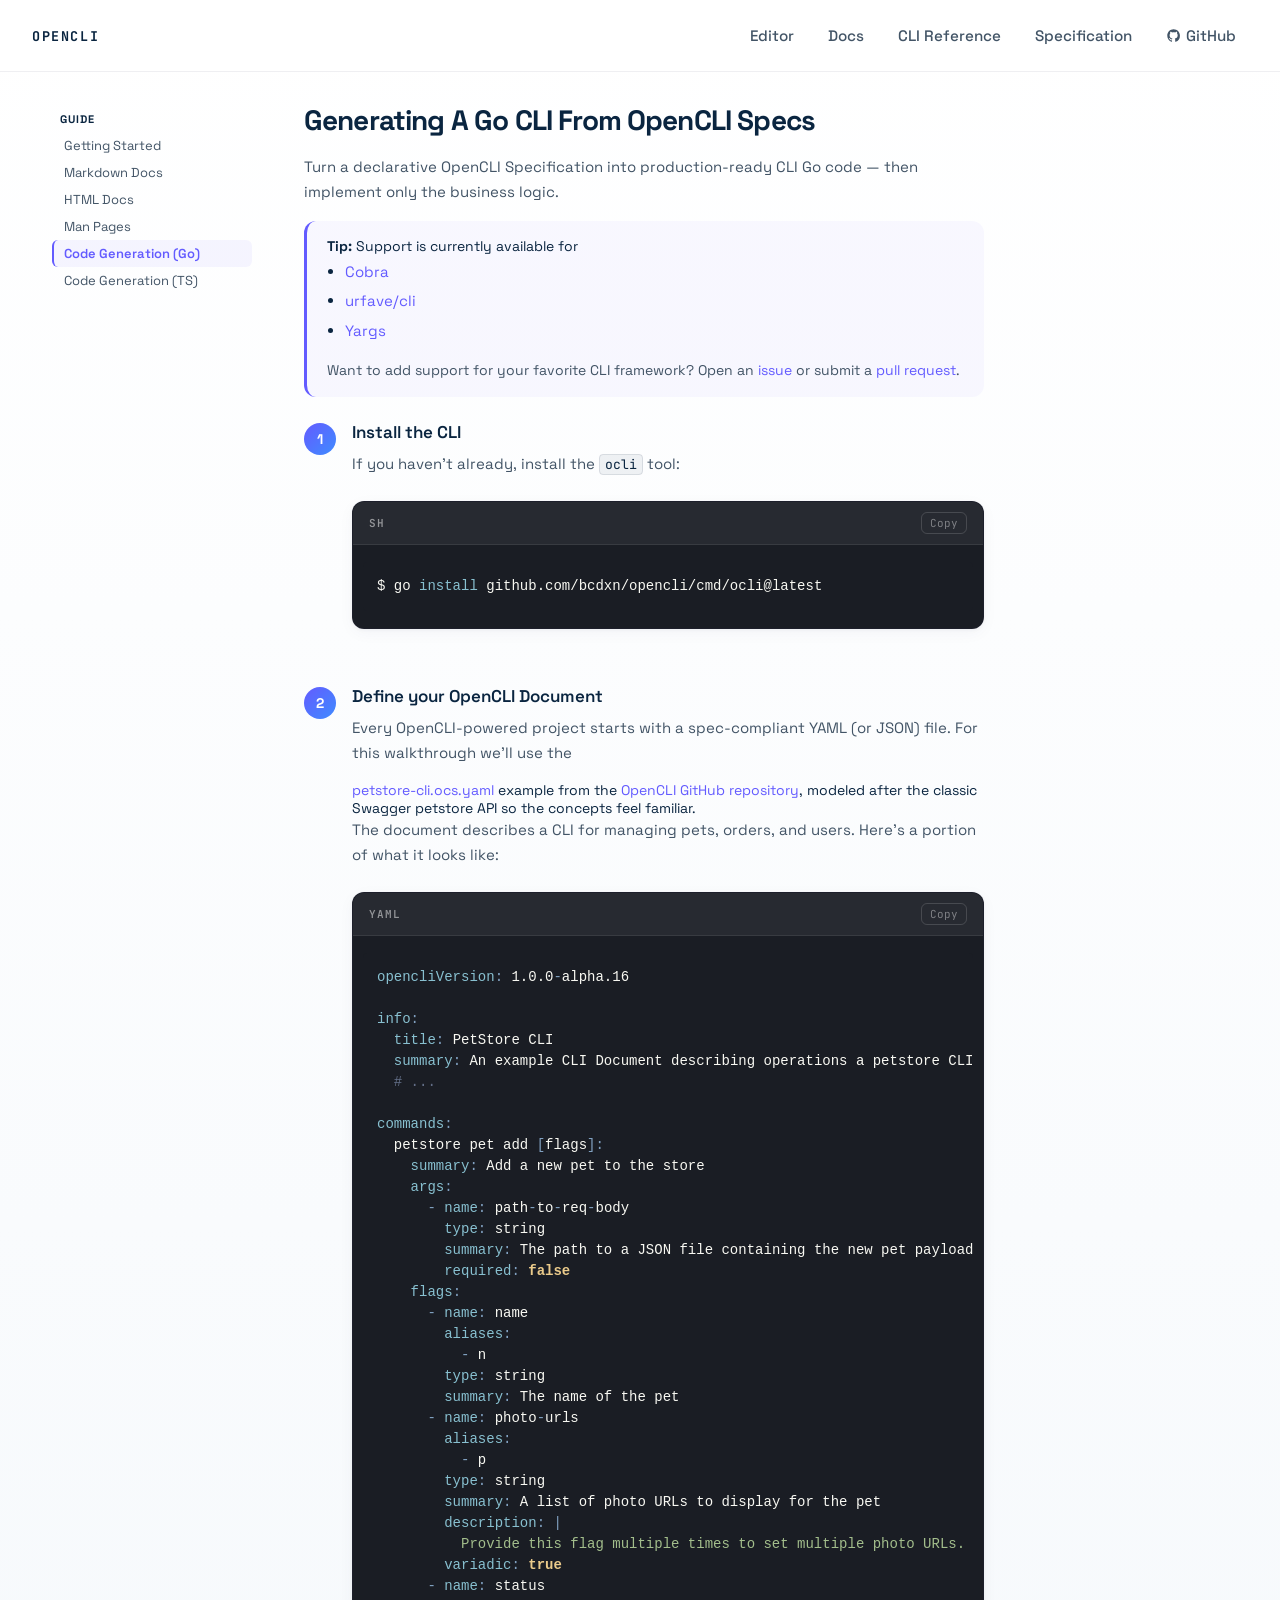
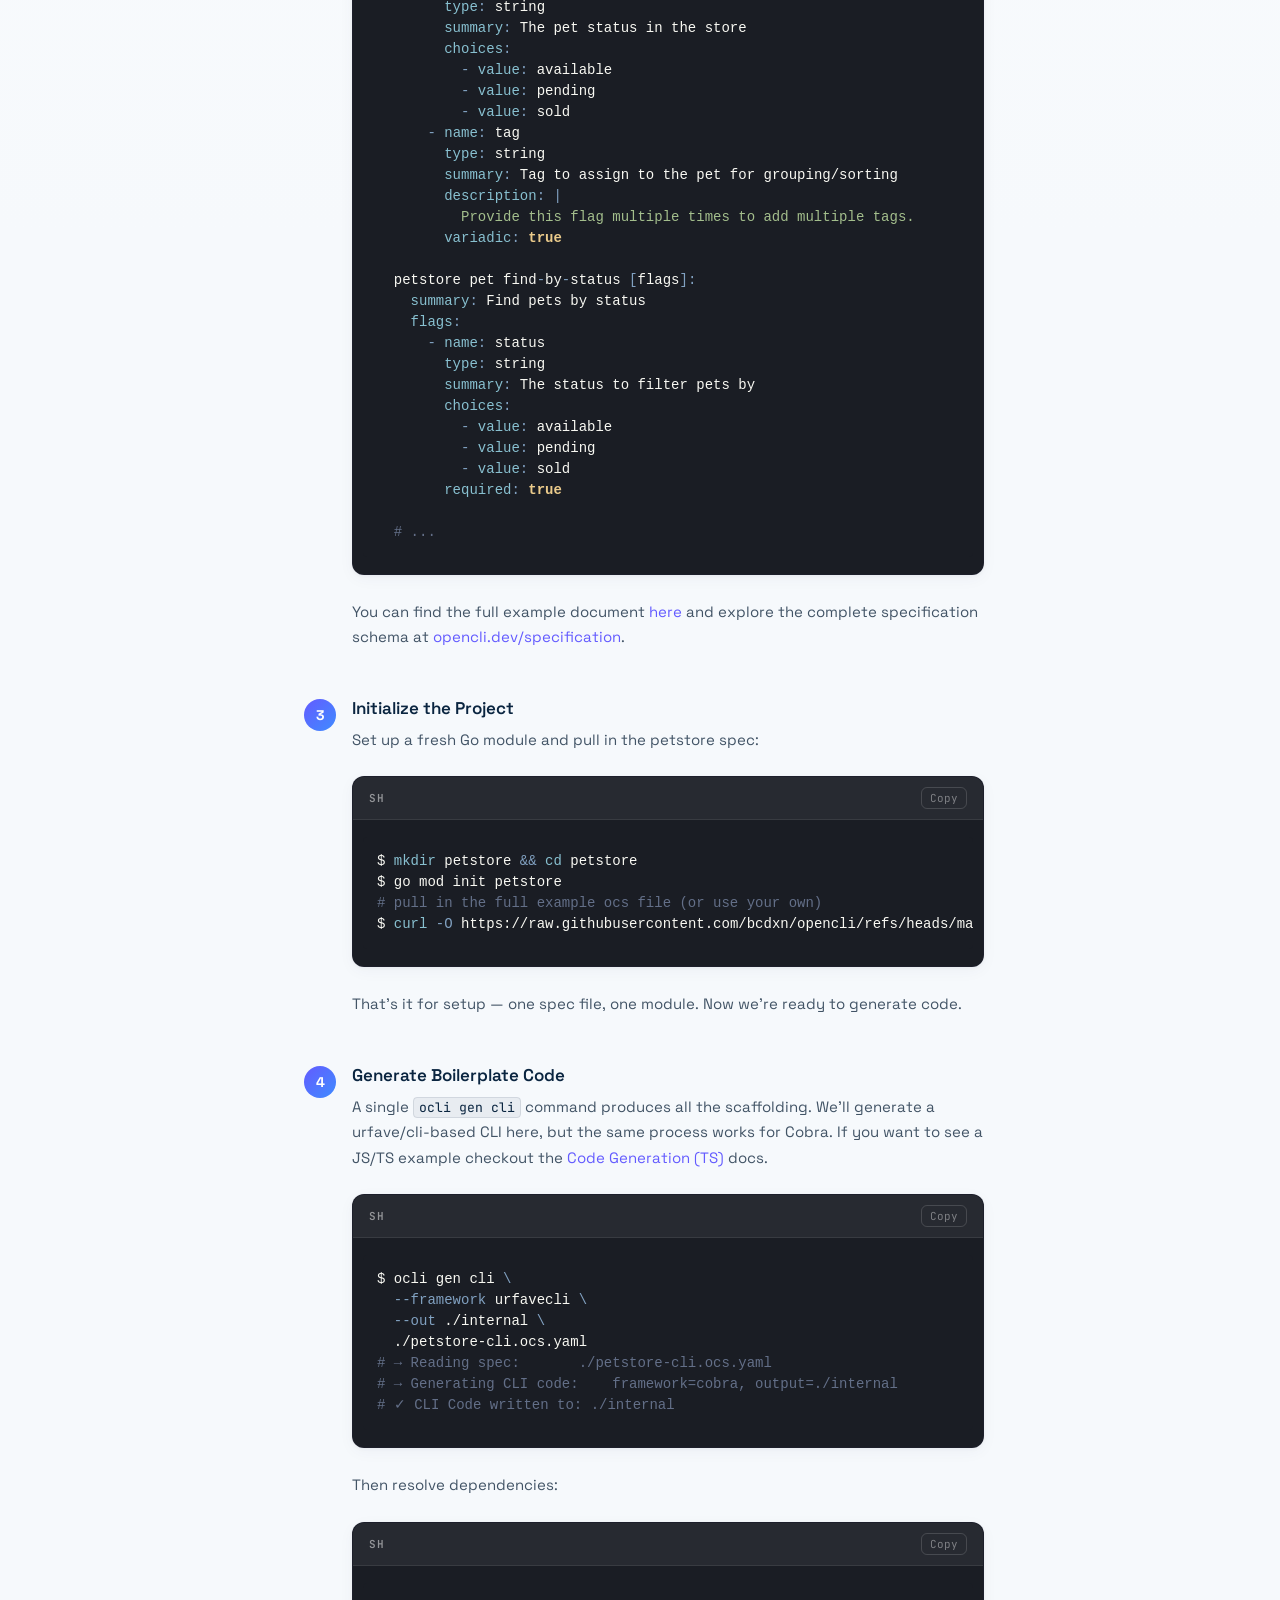
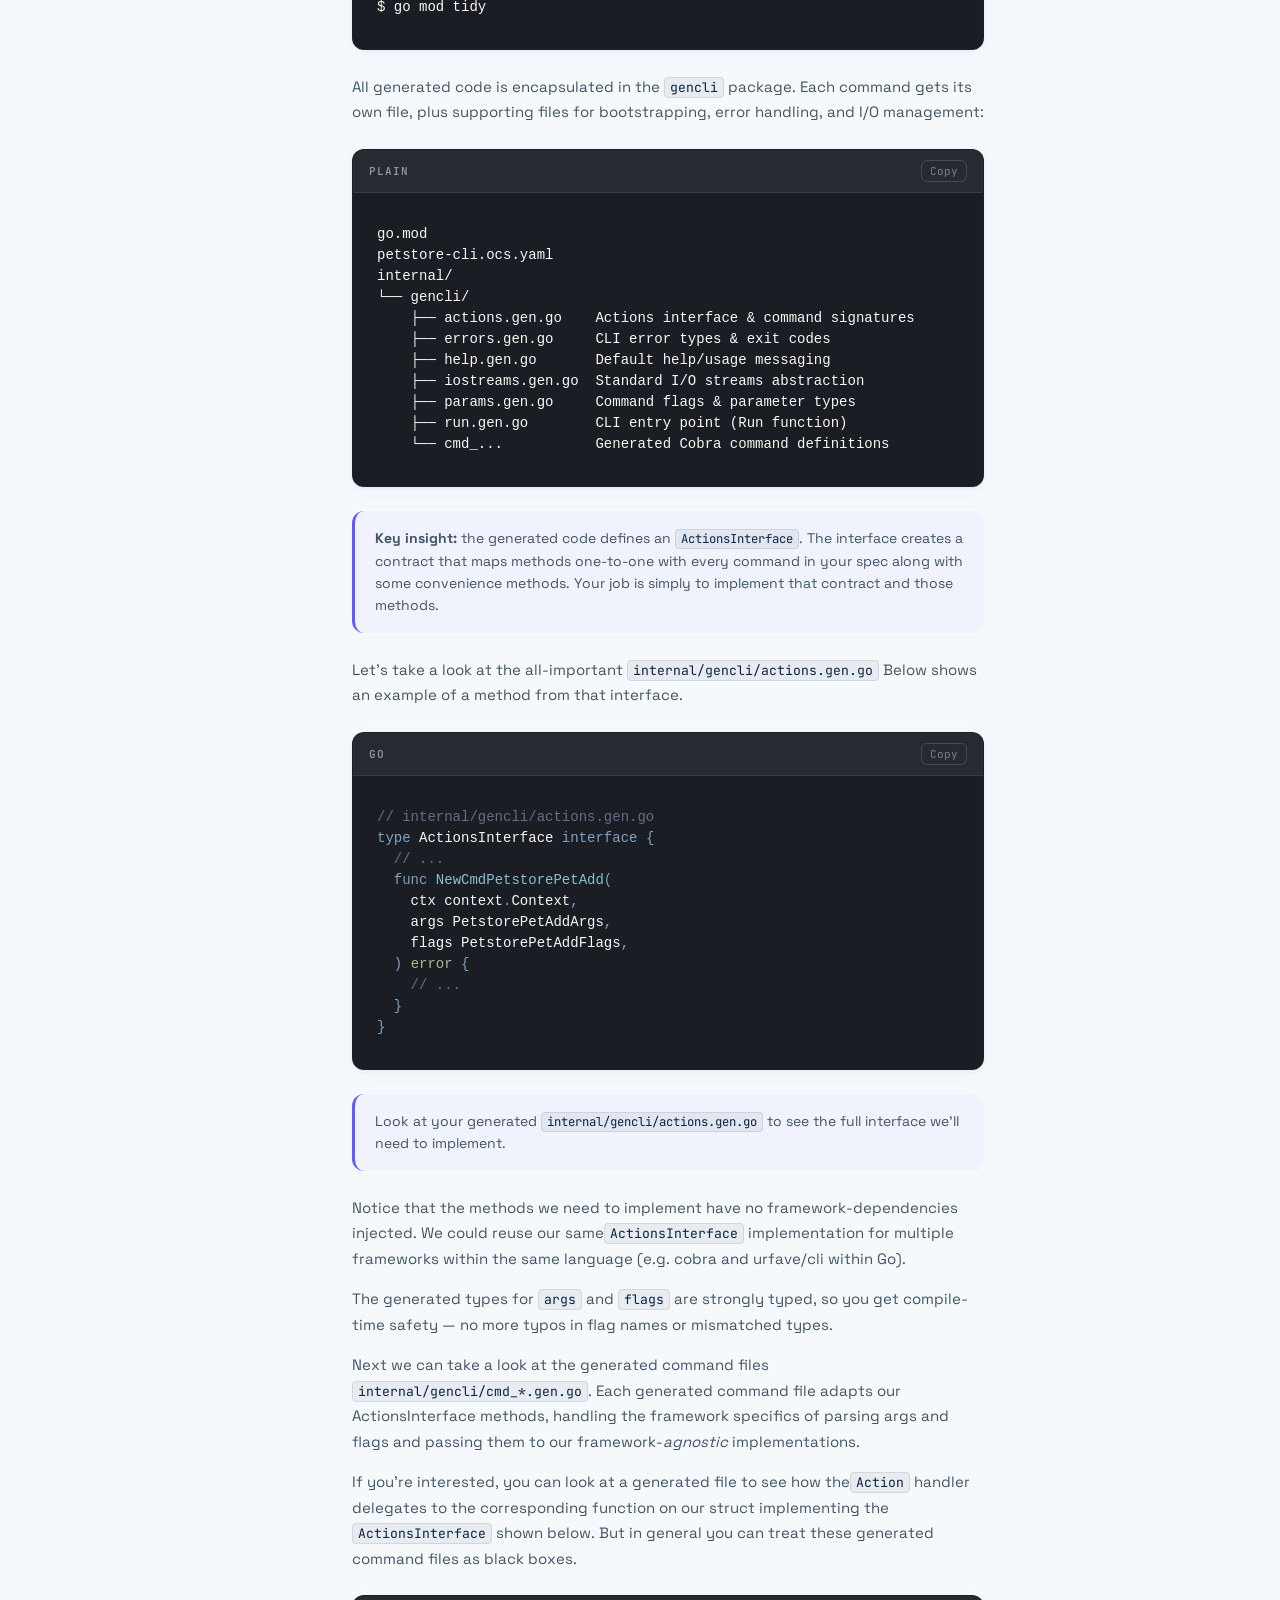
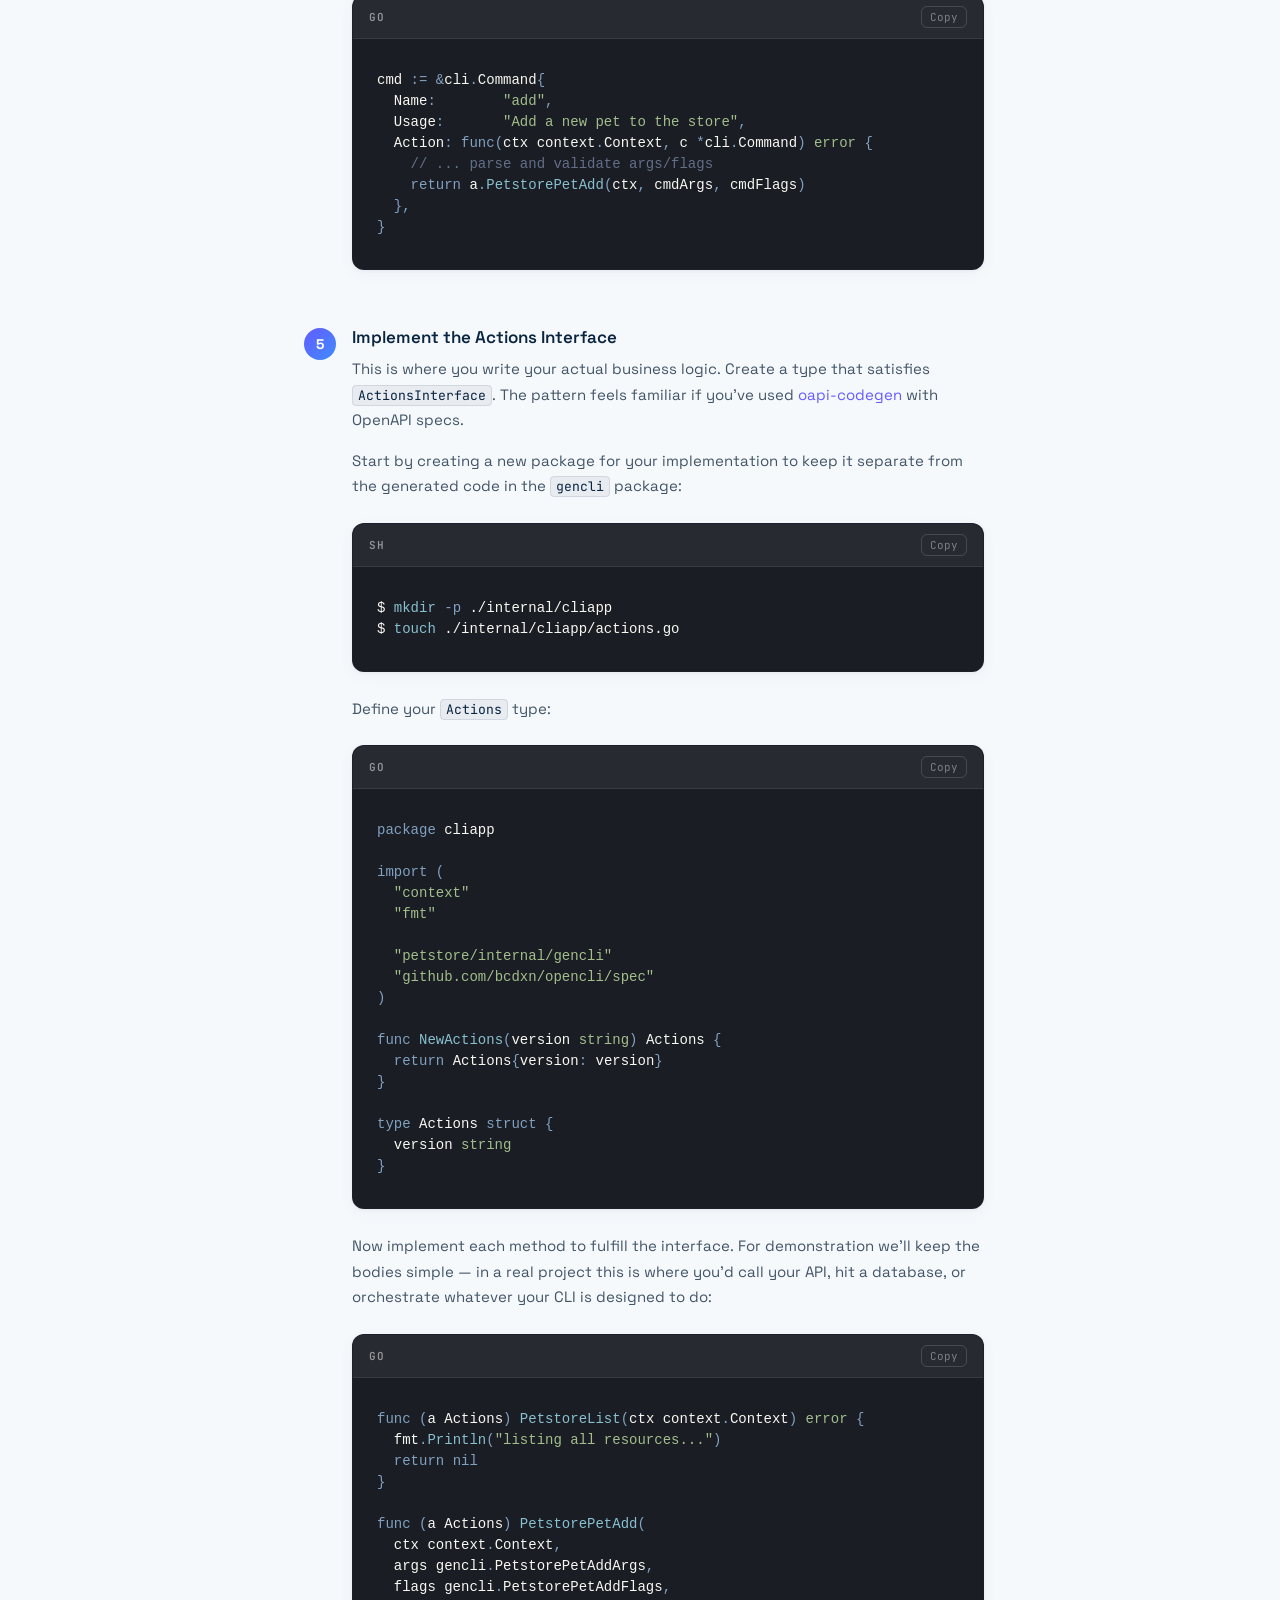
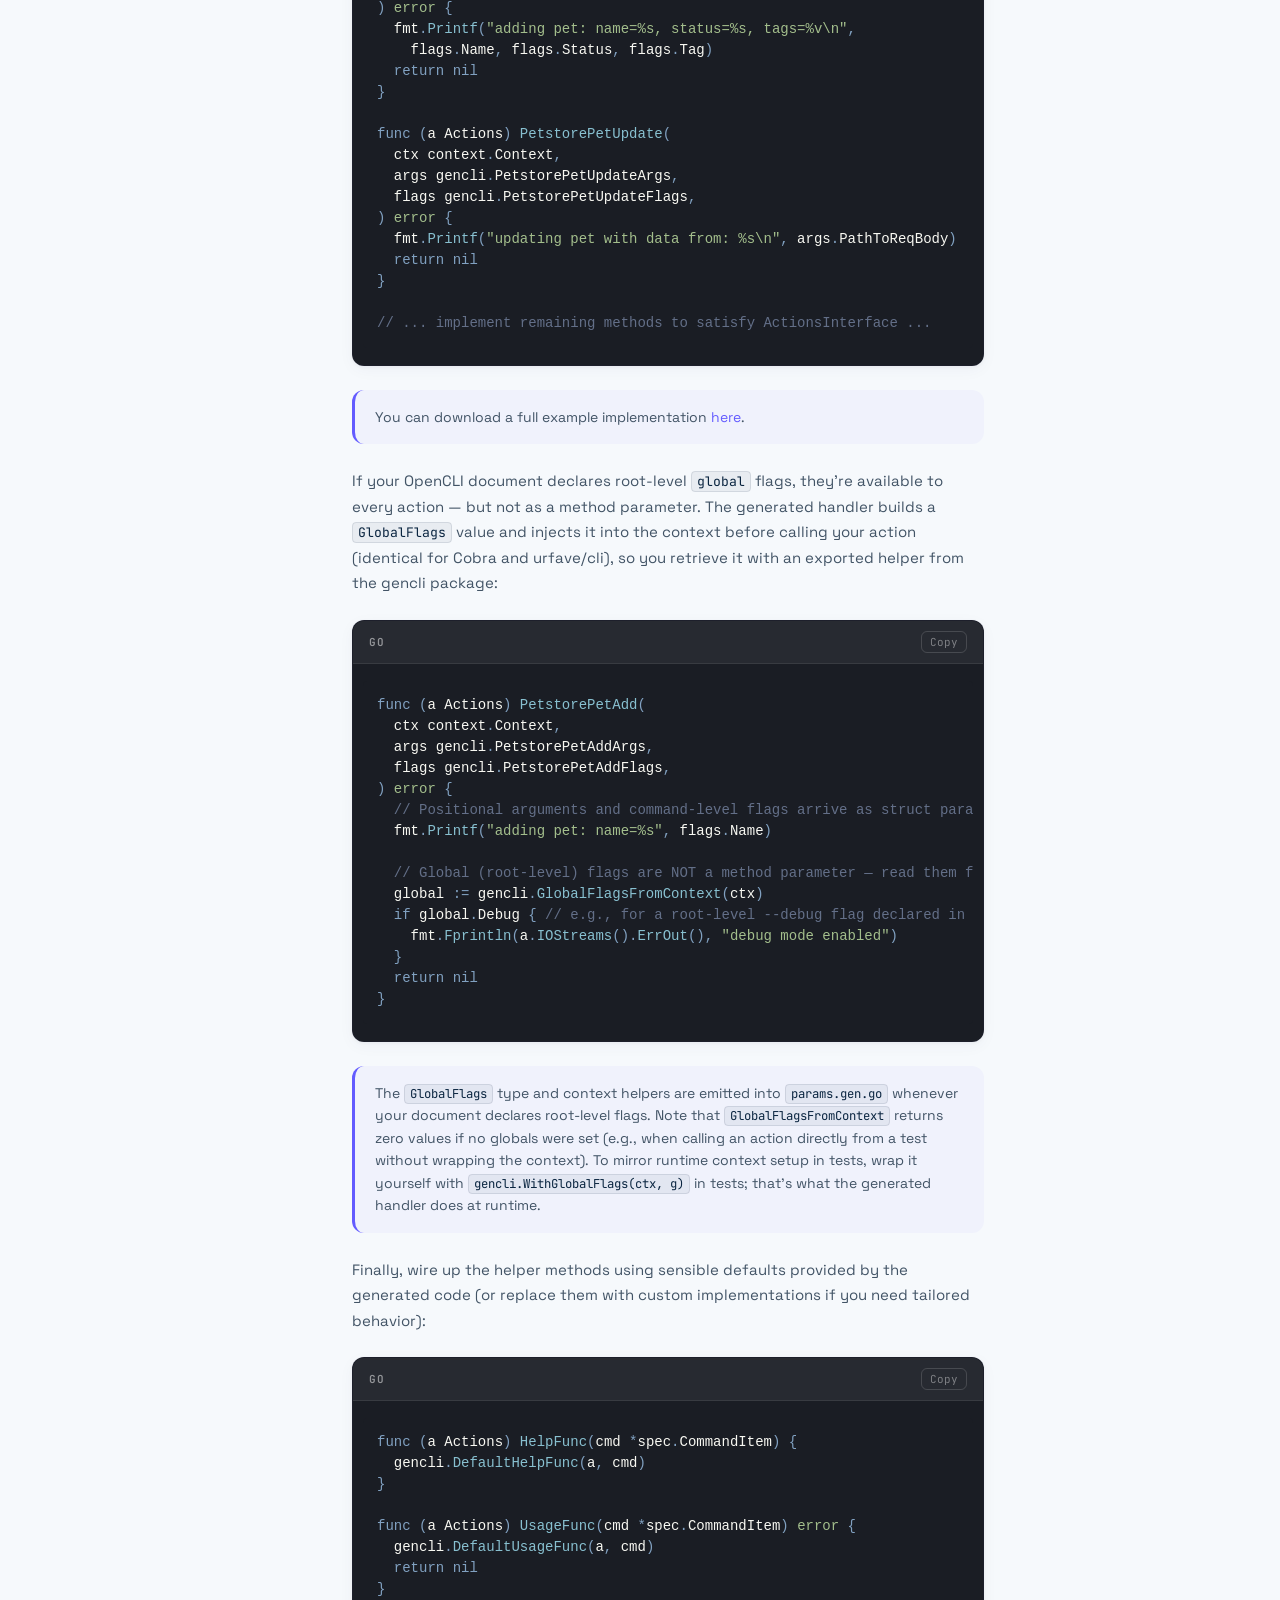
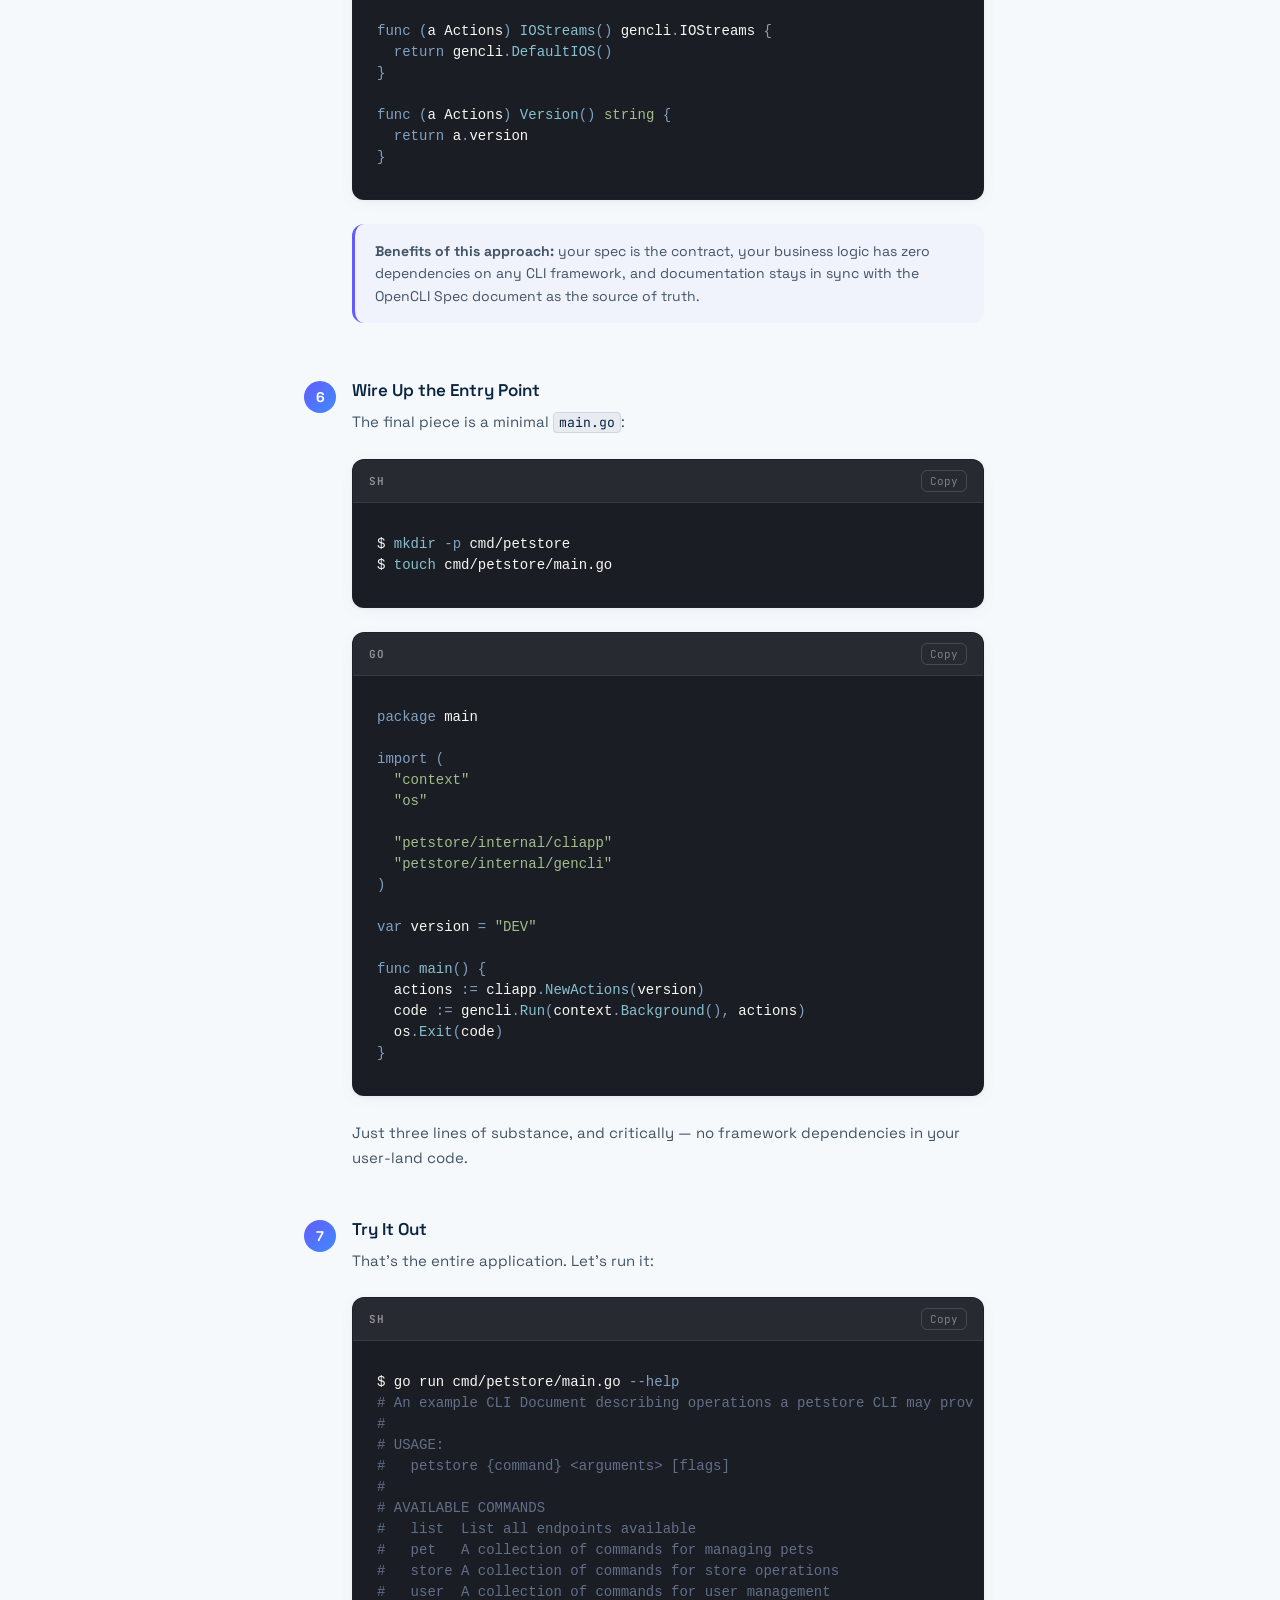
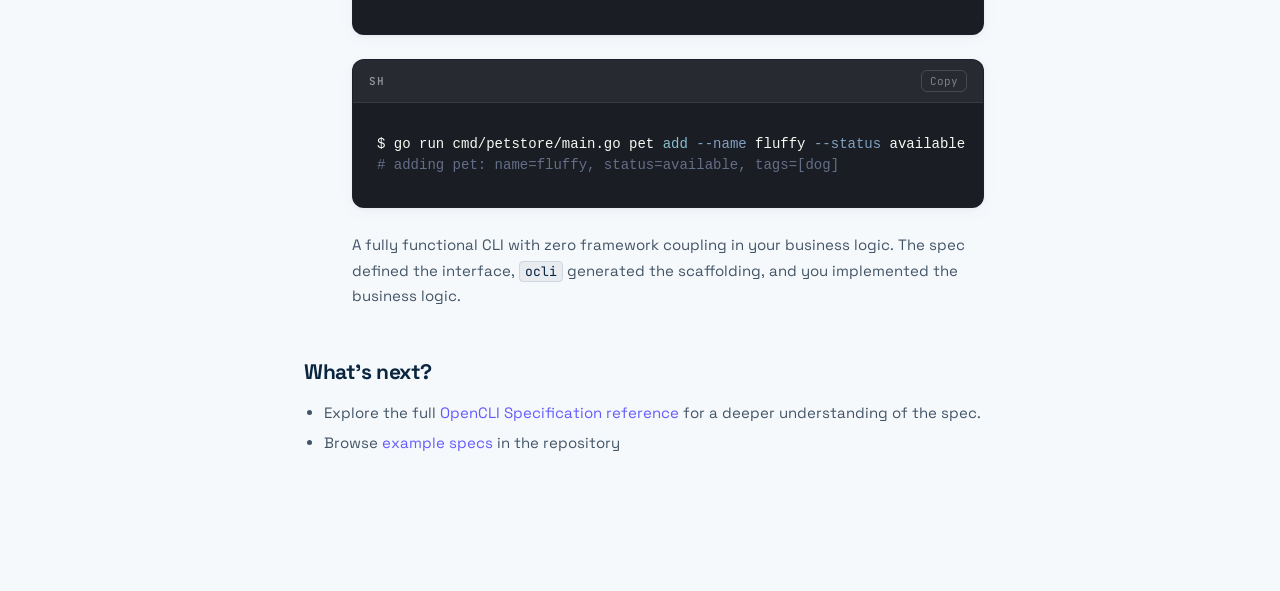
<file: docs/code-generation-go.html>
<!DOCTYPE html><html lang="en"><head><meta charSet="utf-8"/><meta name="viewport" content="width=device-width, initial-scale=1"/><link rel="stylesheet" href="/_next/static/chunks/070vi_sojwha8.css" data-precedence="next"/><link rel="stylesheet" href="/_next/static/chunks/264n2o258nesa.css" data-precedence="next"/><link rel="stylesheet" href="/_next/static/chunks/3gq9s-jvb7rvj.css" data-precedence="next"/><link rel="preload" as="script" fetchPriority="low" href="/_next/static/chunks/1qt6pht_u0de1.js"/><script src="/_next/static/chunks/3wtzbr-uug0p2.js" async=""></script><script src="/_next/static/chunks/26vag_9-3r931.js" async=""></script><script src="/_next/static/chunks/0psevnc-dz0_4.js" async=""></script><script src="/_next/static/chunks/turbopack-3h2srzn996msh.js" async=""></script><script src="/_next/static/chunks/3n6259tpuikvp.js" async="" crossorigin=""></script><script src="/_next/static/chunks/0-h6ttx8gp1n-.js" async="" crossorigin=""></script><script src="/_next/static/chunks/3o9vz35bh2hag.js" async="" crossorigin=""></script><script src="/_next/static/chunks/3n9uv96kv_6du.js" async="" crossorigin=""></script><link rel="preload" href="/wasm_exec.js" as="script"/><link rel="preload" href="/ocli-docs.js" as="script"/><title>OpenCLI Specification | Docs - Go Code Gen</title><meta name="description" content="Learn how to generate framework-specific CLI code from an OpenCLI Specification document."/><meta name="keywords" content="opencli,open cli,opencli specification,generate cli go code,generate cobra cli,generate urfave/cli cli"/><meta name="robots" content="index,follow,max-image-preview:large"/><link rel="canonical" href="https://opencli.dev/docs/code-generation-go"/><meta property="og:title" content="OpenCLI Specification"/><meta property="og:description" content="OpenCLI is an open specification for command line interfaces - OpenAPI for CLIs. Define commands, arguments, and options in a machine-readable format, validate specifications, and generate consistent documentation and boilerplate code."/><meta property="og:url" content="https://opencli.dev"/><meta property="og:image" content="https://opencli.dev/img/opengraph-image.png"/><meta property="og:image:type" content="image/png"/><meta property="og:image:width" content="1200"/><meta property="og:image:height" content="630"/><meta property="og:type" content="website"/><meta name="twitter:card" content="summary_large_image"/><meta name="twitter:title" content="OpenCLI Specification"/><meta name="twitter:description" content="OpenAPI for command line interfaces."/><meta name="twitter:image" content="https://opencli.dev/img/twitter-image.png"/><meta name="twitter:image:type" content="image/png"/><meta name="twitter:image:width" content="1200"/><meta name="twitter:image:height" content="630"/><link rel="icon" type="image/svg+xml" href="/favicon.svg"/><link rel="sitemap" href="/sitemap.xml"/><script>(self.__next_s=self.__next_s||[]).push(["/wasm_exec.js",{}])</script><script>(self.__next_s=self.__next_s||[]).push(["/ocli-docs.js",{}])</script><script type="application/ld+json">{"@context":"https://schema.org","@graph":[{"@type":"TechArticle","@id":"https://opencli.dev","headline":"The OpenCLI Specification (OCS) Standard","description":"A standard, language-agnostic interface for describing for command line interfaces.","inLanguage":"en","alternateLocales":["zh-CN"],"metadataBase":"https://opencli.dev/","proficiencyLevel":"Expert","about":[{"@type":"SoftwareApplication","@id":"https://opencli.dev","name":"OpenCLI CLI","applicationCategory":"DeveloperApplication","operatingSystem":"Linux, macOS, Windows","description":"Terminal-based console applications and command-line tools."}],"mainEntity":{"@type":"SoftwareSourceCode","@id":"https://opencli.dev","name":"CLI Specification Schema & Tools","codeRepository":"https://github.com/bcdxn/opencli","programmingLanguage":["JSON","YAML","GO"],"license":"https://spdx.org/licenses/MIT","runtimePlatform":"Cross-platform shell environments"}}]}</script><script src="/_next/static/chunks/0cz1d0mv5g_q7.js" noModule=""></script></head><body><div hidden=""><!--$--><!--/$--></div><div class="guide-page"><header><div class="header-logo"><a href="/">OPENCLI</a></div><nav class="header-nav"><a href="/editor">Editor</a><a href="/docs/getting-started">Docs</a><a href="/reference">CLI Reference</a><a href="/specification">Specification</a><a class="github-link" href="https://github.com/bcdxn/opencli" target="_blank" rel="noreferrer" aria-label="Open the OpenCLI repository on GitHub"><svg viewBox="0 0 24 24" aria-hidden="true" focusable="false"><path d="M12 2C6.47 2 2 6.48 2 12.07c0 4.46 2.87 8.24 6.84 9.58.5.09.68-.22.68-.48 0-.24-.01-.86-.01-1.69-2.78.62-3.37-1.37-3.37-1.37-.46-1.2-1.12-1.52-1.12-1.52-.92-.64.07-.63.07-.63 1.02.07 1.56 1.06 1.56 1.06.91 1.58 2.39 1.12 2.97.86.09-.67.35-1.12.63-1.38-2.22-.26-4.56-1.13-4.56-5.03 0-1.11.39-2.02 1.03-2.73-.1-.26-.45-1.32.1-2.75 0 0 .84-.27 2.75 1.04.8-.23 1.65-.35 2.5-.35s1.7.12 2.5.35c1.91-1.31 2.75-1.04 2.75-1.04.55 1.43.2 2.49.1 2.75.64.71 1.03 1.62 1.03 2.73 0 3.91-2.35 4.77-4.58 5.02.36.32.68.95.68 1.92 0 1.39-.01 2.51-.01 2.85 0 .26.18.58.69.48A10.1 10.1 0 0 0 22 12.07C22 6.48 17.53 2 12 2Z"></path></svg><span class="github-label">GitHub</span></a></nav></header><div class="guide-layout"><nav class="guide-nav" aria-label="Guide navigation"><p class="guide-nav__heading">Guide</p><ul class="guide-nav__list"><li><a href="/docs/getting-started" class="guide-nav__link">Getting Started</a><a href="/docs/markdown-docs" class="guide-nav__link">Markdown Docs</a><a href="/docs/html-docs" class="guide-nav__link">HTML Docs</a><a href="/docs/man-pages" class="guide-nav__link">Man Pages</a><a href="/docs/code-generation-go" class="guide-nav__link is-active">Code Generation (Go)</a><a href="/docs/code-generation-yargs" class="guide-nav__link">Code Generation (TS)</a></li></ul></nav><main class="guide-main"><h2 class="guide-section__title">Generating A Go CLI From OpenCLI Specs</h2><p class="guide-section__subtitle">Turn a declarative OpenCLI Specification into production-ready CLI Go code — then implement only the business logic.</p><div class="guide-callout"><strong>Tip:</strong> Support is currently available for<!-- --> <ul><li><a href="https://cobra.dev" target="_blank" rel="noreferrer">Cobra</a></li><li><a href="https://cli.urfave.org" target="_blank" rel="noreferrer">urfave/cli</a></li><li><a href="https://yargs.js.org" target="_blank" rel="noreferrer">Yargs</a></li></ul><p>Want to add support for your favorite CLI framework? Open an<!-- --> <a href="https://github.com/bcdxn/opencli/issues" target="_blank" rel="noreferrer">issue</a> <!-- -->or submit a<!-- --> <a href="https://github.com/bcdxn/opencli/blob/main/CONTRIBUTING.md" target="_blank" rel="noreferrer">pull request</a>.</p></div><div class="guide-step"><div class="guide-step__number">1</div><div class="guide-step__content"><h4>Install the CLI</h4><p>If you haven&#x27;t already, install the<!-- --> <span class="guide-inline-code">ocli</span> tool:</p><div class="guide-code-block"><div class="guide-code-block__header"><span class="guide-code-block__lang">sh</span><button class="guide-code-block__copy">Copy</button></div><div class="body"><pre style="color:#f8f8f2;background:#1A1D24;font-family:&quot;Fira Code&quot;, Consolas, Monaco, &#x27;Andale Mono&#x27;, &#x27;Ubuntu Mono&#x27;, monospace;text-align:left;white-space:pre;word-spacing:normal;word-break:normal;word-wrap:normal;line-height:1.5;-moz-tab-size:4;-o-tab-size:4;tab-size:4;-webkit-hyphens:none;-moz-hyphens:none;-ms-hyphens:none;hyphens:none;padding:1em;margin:.5em 0;overflow:auto;border-radius:0.3em"><code class="language-sh" style="white-space:pre;color:#f8f8f2;background:none;font-family:&quot;Fira Code&quot;, Consolas, Monaco, &#x27;Andale Mono&#x27;, &#x27;Ubuntu Mono&#x27;, monospace;text-align:left;word-spacing:normal;word-break:normal;word-wrap:normal;line-height:1.5;-moz-tab-size:4;-o-tab-size:4;tab-size:4;-webkit-hyphens:none;-moz-hyphens:none;-ms-hyphens:none;hyphens:none"><span>$ go </span><span class="token" style="color:#88C0D0">install</span><span> github.com/bcdxn/opencli/cmd/ocli@latest</span></code></pre></div></div></div></div><div class="guide-step"><div class="guide-step__number">2</div><div class="guide-step__content"><h4>Define your OpenCLI Document</h4><p>Every OpenCLI-powered project starts with a spec-compliant YAML (or JSON) file. For this walkthrough we&#x27;ll use the</p><a href="https://github.com/bcdxn/opencli/blob/main/examples/petstore-cli.ocs.yaml" target="_blank" rel="noreferrer">petstore-cli.ocs.yaml</a> <!-- -->example from the<!-- --> <a href="https://github.com/bcdxn/opencli" target="_blank" rel="noreferrer">OpenCLI GitHub repository</a>, modeled after the classic Swagger petstore API so the concepts feel familiar.<p>The document describes a CLI for managing pets, orders, and users. Here&#x27;s a portion of what it looks like:</p><div class="guide-code-block"><div class="guide-code-block__header"><span class="guide-code-block__lang">yaml</span><button class="guide-code-block__copy">Copy</button></div><div class="body"><pre style="color:#f8f8f2;background:#1A1D24;font-family:&quot;Fira Code&quot;, Consolas, Monaco, &#x27;Andale Mono&#x27;, &#x27;Ubuntu Mono&#x27;, monospace;text-align:left;white-space:pre;word-spacing:normal;word-break:normal;word-wrap:normal;line-height:1.5;-moz-tab-size:4;-o-tab-size:4;tab-size:4;-webkit-hyphens:none;-moz-hyphens:none;-ms-hyphens:none;hyphens:none;padding:1em;margin:.5em 0;overflow:auto;border-radius:0.3em"><code class="language-yaml" style="white-space:pre;color:#f8f8f2;background:none;font-family:&quot;Fira Code&quot;, Consolas, Monaco, &#x27;Andale Mono&#x27;, &#x27;Ubuntu Mono&#x27;, monospace;text-align:left;word-spacing:normal;word-break:normal;word-wrap:normal;line-height:1.5;-moz-tab-size:4;-o-tab-size:4;tab-size:4;-webkit-hyphens:none;-moz-hyphens:none;-ms-hyphens:none;hyphens:none"><span class="token key" style="color:#88C0D0">opencliVersion</span><span class="token" style="color:#81A1C1">:</span><span> 1.0.0</span><span class="token" style="color:#81A1C1">-</span><span>alpha.16
</span>
<span></span><span class="token key" style="color:#88C0D0">info</span><span class="token" style="color:#81A1C1">:</span><span>
</span><span>  </span><span class="token key" style="color:#88C0D0">title</span><span class="token" style="color:#81A1C1">:</span><span> PetStore CLI
</span><span>  </span><span class="token key" style="color:#88C0D0">summary</span><span class="token" style="color:#81A1C1">:</span><span> An example CLI Document describing operations a petstore CLI may provide.
</span><span>  </span><span class="token" style="color:#636f88"># ...</span><span>
</span>
<span></span><span class="token key" style="color:#88C0D0">commands</span><span class="token" style="color:#81A1C1">:</span><span>
</span><span>  petstore pet add </span><span class="token" style="color:#81A1C1">[</span><span>flags</span><span class="token" style="color:#81A1C1">]</span><span class="token" style="color:#81A1C1">:</span><span>
</span><span>    </span><span class="token key" style="color:#88C0D0">summary</span><span class="token" style="color:#81A1C1">:</span><span> Add a new pet to the store
</span><span>    </span><span class="token key" style="color:#88C0D0">args</span><span class="token" style="color:#81A1C1">:</span><span>
</span><span>      </span><span class="token" style="color:#81A1C1">-</span><span> </span><span class="token key" style="color:#88C0D0">name</span><span class="token" style="color:#81A1C1">:</span><span> path</span><span class="token" style="color:#81A1C1">-</span><span>to</span><span class="token" style="color:#81A1C1">-</span><span>req</span><span class="token" style="color:#81A1C1">-</span><span>body
</span><span>        </span><span class="token key" style="color:#88C0D0">type</span><span class="token" style="color:#81A1C1">:</span><span> string
</span><span>        </span><span class="token key" style="color:#88C0D0">summary</span><span class="token" style="color:#81A1C1">:</span><span> The path to a JSON file containing the new pet payload
</span><span>        </span><span class="token key" style="color:#88C0D0">required</span><span class="token" style="color:#81A1C1">:</span><span> </span><span class="token" style="color:#EBCB8B;font-weight:bold">false</span><span>
</span><span>    </span><span class="token key" style="color:#88C0D0">flags</span><span class="token" style="color:#81A1C1">:</span><span>
</span><span>      </span><span class="token" style="color:#81A1C1">-</span><span> </span><span class="token key" style="color:#88C0D0">name</span><span class="token" style="color:#81A1C1">:</span><span> name
</span><span>        </span><span class="token key" style="color:#88C0D0">aliases</span><span class="token" style="color:#81A1C1">:</span><span>
</span><span>          </span><span class="token" style="color:#81A1C1">-</span><span> n
</span><span>        </span><span class="token key" style="color:#88C0D0">type</span><span class="token" style="color:#81A1C1">:</span><span> string
</span><span>        </span><span class="token key" style="color:#88C0D0">summary</span><span class="token" style="color:#81A1C1">:</span><span> The name of the pet
</span><span>      </span><span class="token" style="color:#81A1C1">-</span><span> </span><span class="token key" style="color:#88C0D0">name</span><span class="token" style="color:#81A1C1">:</span><span> photo</span><span class="token" style="color:#81A1C1">-</span><span>urls
</span><span>        </span><span class="token key" style="color:#88C0D0">aliases</span><span class="token" style="color:#81A1C1">:</span><span>
</span><span>          </span><span class="token" style="color:#81A1C1">-</span><span> p
</span><span>        </span><span class="token key" style="color:#88C0D0">type</span><span class="token" style="color:#81A1C1">:</span><span> string
</span><span>        </span><span class="token key" style="color:#88C0D0">summary</span><span class="token" style="color:#81A1C1">:</span><span> A list of photo URLs to display for the pet
</span><span>        </span><span class="token key" style="color:#88C0D0">description</span><span class="token" style="color:#81A1C1">:</span><span> </span><span class="token" style="color:#81A1C1">|</span><span class="token scalar" style="color:#A3BE8C">
</span><span class="token scalar" style="color:#A3BE8C">          Provide this flag multiple times to set multiple photo URLs.</span><span>
</span><span>        </span><span class="token key" style="color:#88C0D0">variadic</span><span class="token" style="color:#81A1C1">:</span><span> </span><span class="token" style="color:#EBCB8B;font-weight:bold">true</span><span>
</span><span>      </span><span class="token" style="color:#81A1C1">-</span><span> </span><span class="token key" style="color:#88C0D0">name</span><span class="token" style="color:#81A1C1">:</span><span> status
</span><span>        </span><span class="token key" style="color:#88C0D0">type</span><span class="token" style="color:#81A1C1">:</span><span> string
</span><span>        </span><span class="token key" style="color:#88C0D0">summary</span><span class="token" style="color:#81A1C1">:</span><span> The pet status in the store
</span><span>        </span><span class="token key" style="color:#88C0D0">choices</span><span class="token" style="color:#81A1C1">:</span><span>
</span><span>          </span><span class="token" style="color:#81A1C1">-</span><span> </span><span class="token key" style="color:#88C0D0">value</span><span class="token" style="color:#81A1C1">:</span><span> available
</span><span>          </span><span class="token" style="color:#81A1C1">-</span><span> </span><span class="token key" style="color:#88C0D0">value</span><span class="token" style="color:#81A1C1">:</span><span> pending
</span><span>          </span><span class="token" style="color:#81A1C1">-</span><span> </span><span class="token key" style="color:#88C0D0">value</span><span class="token" style="color:#81A1C1">:</span><span> sold
</span><span>      </span><span class="token" style="color:#81A1C1">-</span><span> </span><span class="token key" style="color:#88C0D0">name</span><span class="token" style="color:#81A1C1">:</span><span> tag
</span><span>        </span><span class="token key" style="color:#88C0D0">type</span><span class="token" style="color:#81A1C1">:</span><span> string
</span><span>        </span><span class="token key" style="color:#88C0D0">summary</span><span class="token" style="color:#81A1C1">:</span><span> Tag to assign to the pet for grouping/sorting
</span><span>        </span><span class="token key" style="color:#88C0D0">description</span><span class="token" style="color:#81A1C1">:</span><span> </span><span class="token" style="color:#81A1C1">|</span><span class="token scalar" style="color:#A3BE8C">
</span><span class="token scalar" style="color:#A3BE8C">          Provide this flag multiple times to add multiple tags.</span><span>
</span><span>        </span><span class="token key" style="color:#88C0D0">variadic</span><span class="token" style="color:#81A1C1">:</span><span> </span><span class="token" style="color:#EBCB8B;font-weight:bold">true</span><span>
</span>
<span>  petstore pet find</span><span class="token" style="color:#81A1C1">-</span><span>by</span><span class="token" style="color:#81A1C1">-</span><span>status </span><span class="token" style="color:#81A1C1">[</span><span>flags</span><span class="token" style="color:#81A1C1">]</span><span class="token" style="color:#81A1C1">:</span><span>
</span><span>    </span><span class="token key" style="color:#88C0D0">summary</span><span class="token" style="color:#81A1C1">:</span><span> Find pets by status
</span><span>    </span><span class="token key" style="color:#88C0D0">flags</span><span class="token" style="color:#81A1C1">:</span><span>
</span><span>      </span><span class="token" style="color:#81A1C1">-</span><span> </span><span class="token key" style="color:#88C0D0">name</span><span class="token" style="color:#81A1C1">:</span><span> status
</span><span>        </span><span class="token key" style="color:#88C0D0">type</span><span class="token" style="color:#81A1C1">:</span><span> string
</span><span>        </span><span class="token key" style="color:#88C0D0">summary</span><span class="token" style="color:#81A1C1">:</span><span> The status to filter pets by
</span><span>        </span><span class="token key" style="color:#88C0D0">choices</span><span class="token" style="color:#81A1C1">:</span><span>
</span><span>          </span><span class="token" style="color:#81A1C1">-</span><span> </span><span class="token key" style="color:#88C0D0">value</span><span class="token" style="color:#81A1C1">:</span><span> available
</span><span>          </span><span class="token" style="color:#81A1C1">-</span><span> </span><span class="token key" style="color:#88C0D0">value</span><span class="token" style="color:#81A1C1">:</span><span> pending
</span><span>          </span><span class="token" style="color:#81A1C1">-</span><span> </span><span class="token key" style="color:#88C0D0">value</span><span class="token" style="color:#81A1C1">:</span><span> sold
</span><span>        </span><span class="token key" style="color:#88C0D0">required</span><span class="token" style="color:#81A1C1">:</span><span> </span><span class="token" style="color:#EBCB8B;font-weight:bold">true</span><span>
</span>
<span>  </span><span class="token" style="color:#636f88"># ...</span></code></pre></div></div><p>You can find the full example document<!-- --> <a href="https://github.com/bcdxn/opencli/blob/main/examples/petstore-cli.ocs.yaml" target="_blank" rel="noreferrer">here</a> <!-- -->and explore the complete specification schema at<!-- --> <a href="/specification">opencli.dev/specification</a>.</p></div></div><div class="guide-step"><div class="guide-step__number">3</div><div class="guide-step__content"><h4>Initialize the Project</h4><p>Set up a fresh Go module and pull in the petstore spec:</p><div class="guide-code-block"><div class="guide-code-block__header"><span class="guide-code-block__lang">sh</span><button class="guide-code-block__copy">Copy</button></div><div class="body"><pre style="color:#f8f8f2;background:#1A1D24;font-family:&quot;Fira Code&quot;, Consolas, Monaco, &#x27;Andale Mono&#x27;, &#x27;Ubuntu Mono&#x27;, monospace;text-align:left;white-space:pre;word-spacing:normal;word-break:normal;word-wrap:normal;line-height:1.5;-moz-tab-size:4;-o-tab-size:4;tab-size:4;-webkit-hyphens:none;-moz-hyphens:none;-ms-hyphens:none;hyphens:none;padding:1em;margin:.5em 0;overflow:auto;border-radius:0.3em"><code class="language-sh" style="white-space:pre;color:#f8f8f2;background:none;font-family:&quot;Fira Code&quot;, Consolas, Monaco, &#x27;Andale Mono&#x27;, &#x27;Ubuntu Mono&#x27;, monospace;text-align:left;word-spacing:normal;word-break:normal;word-wrap:normal;line-height:1.5;-moz-tab-size:4;-o-tab-size:4;tab-size:4;-webkit-hyphens:none;-moz-hyphens:none;-ms-hyphens:none;hyphens:none"><span>$ </span><span class="token" style="color:#88C0D0">mkdir</span><span> petstore </span><span class="token" style="color:#81A1C1">&amp;&amp;</span><span> </span><span class="token" style="color:#88C0D0">cd</span><span> petstore
</span>$ go mod init petstore
<span></span><span class="token" style="color:#636f88"># pull in the full example ocs file (or use your own)</span><span>
</span><span>$ </span><span class="token" style="color:#88C0D0">curl</span><span> </span><span class="token parameter" style="color:#81A1C1">-O</span><span> https://raw.githubusercontent.com/bcdxn/opencli/refs/heads/main/examples/petstore-cli.ocs.yaml</span></code></pre></div></div><p>That&#x27;s it for setup — one spec file, one module. Now we&#x27;re ready to generate code.</p></div></div><div class="guide-step"><div class="guide-step__number">4</div><div class="guide-step__content"><h4>Generate Boilerplate Code</h4><p>A single <span class="guide-inline-code">ocli gen cli</span> <!-- -->command produces all the scaffolding. We&#x27;ll generate a urfave/cli-based CLI here, but the same process works for Cobra. If you want to see a JS/TS example checkout the<!-- --> <a href="/docs/code-generation-yargs">Code Generation (TS)</a> docs.</p><div class="guide-code-block"><div class="guide-code-block__header"><span class="guide-code-block__lang">sh</span><button class="guide-code-block__copy">Copy</button></div><div class="body"><pre style="color:#f8f8f2;background:#1A1D24;font-family:&quot;Fira Code&quot;, Consolas, Monaco, &#x27;Andale Mono&#x27;, &#x27;Ubuntu Mono&#x27;, monospace;text-align:left;white-space:pre;word-spacing:normal;word-break:normal;word-wrap:normal;line-height:1.5;-moz-tab-size:4;-o-tab-size:4;tab-size:4;-webkit-hyphens:none;-moz-hyphens:none;-ms-hyphens:none;hyphens:none;padding:1em;margin:.5em 0;overflow:auto;border-radius:0.3em"><code class="language-sh" style="white-space:pre;color:#f8f8f2;background:none;font-family:&quot;Fira Code&quot;, Consolas, Monaco, &#x27;Andale Mono&#x27;, &#x27;Ubuntu Mono&#x27;, monospace;text-align:left;word-spacing:normal;word-break:normal;word-wrap:normal;line-height:1.5;-moz-tab-size:4;-o-tab-size:4;tab-size:4;-webkit-hyphens:none;-moz-hyphens:none;-ms-hyphens:none;hyphens:none"><span>$ ocli gen cli </span><span class="token" style="color:#81A1C1">\</span><span>
</span><span>  </span><span class="token parameter" style="color:#81A1C1">--framework</span><span> urfavecli </span><span class="token" style="color:#81A1C1">\</span><span>
</span><span>  </span><span class="token parameter" style="color:#81A1C1">--out</span><span> ./internal </span><span class="token" style="color:#81A1C1">\</span><span>
</span>  ./petstore-cli.ocs.yaml
<span></span><span class="token" style="color:#636f88"># → Reading spec:       ./petstore-cli.ocs.yaml</span><span>
</span><span></span><span class="token" style="color:#636f88"># → Generating CLI code:    framework=cobra, output=./internal</span><span>
</span><span></span><span class="token" style="color:#636f88"># ✓ CLI Code written to: ./internal</span></code></pre></div></div><p>Then resolve dependencies:</p><div class="guide-code-block"><div class="guide-code-block__header"><span class="guide-code-block__lang">sh</span><button class="guide-code-block__copy">Copy</button></div><div class="body"><pre style="color:#f8f8f2;background:#1A1D24;font-family:&quot;Fira Code&quot;, Consolas, Monaco, &#x27;Andale Mono&#x27;, &#x27;Ubuntu Mono&#x27;, monospace;text-align:left;white-space:pre;word-spacing:normal;word-break:normal;word-wrap:normal;line-height:1.5;-moz-tab-size:4;-o-tab-size:4;tab-size:4;-webkit-hyphens:none;-moz-hyphens:none;-ms-hyphens:none;hyphens:none;padding:1em;margin:.5em 0;overflow:auto;border-radius:0.3em"><code class="language-sh" style="white-space:pre;color:#f8f8f2;background:none;font-family:&quot;Fira Code&quot;, Consolas, Monaco, &#x27;Andale Mono&#x27;, &#x27;Ubuntu Mono&#x27;, monospace;text-align:left;word-spacing:normal;word-break:normal;word-wrap:normal;line-height:1.5;-moz-tab-size:4;-o-tab-size:4;tab-size:4;-webkit-hyphens:none;-moz-hyphens:none;-ms-hyphens:none;hyphens:none"><span>$ go mod tidy</span></code></pre></div></div><p>All generated code is encapsulated in the<!-- --> <span class="guide-inline-code">gencli</span> package. Each command gets its own file, plus supporting files for bootstrapping, error handling, and I/O management:</p><div class="guide-code-block"><div class="guide-code-block__header"><span class="guide-code-block__lang">plain</span><button class="guide-code-block__copy">Copy</button></div><div class="body"><pre style="color:#f8f8f2;background:#1A1D24;font-family:&quot;Fira Code&quot;, Consolas, Monaco, &#x27;Andale Mono&#x27;, &#x27;Ubuntu Mono&#x27;, monospace;text-align:left;white-space:pre;word-spacing:normal;word-break:normal;word-wrap:normal;line-height:1.5;-moz-tab-size:4;-o-tab-size:4;tab-size:4;-webkit-hyphens:none;-moz-hyphens:none;-ms-hyphens:none;hyphens:none;padding:1em;margin:.5em 0;overflow:auto;border-radius:0.3em"><code class="language-plain" style="white-space:pre;color:#f8f8f2;background:none;font-family:&quot;Fira Code&quot;, Consolas, Monaco, &#x27;Andale Mono&#x27;, &#x27;Ubuntu Mono&#x27;, monospace;text-align:left;word-spacing:normal;word-break:normal;word-wrap:normal;line-height:1.5;-moz-tab-size:4;-o-tab-size:4;tab-size:4;-webkit-hyphens:none;-moz-hyphens:none;-ms-hyphens:none;hyphens:none"><span>go.mod
</span>petstore-cli.ocs.yaml
<!-- -->internal/
<!-- -->└── gencli/
<!-- -->    ├── actions.gen.go    Actions interface &amp; command signatures
<!-- -->    ├── errors.gen.go     CLI error types &amp; exit codes
<!-- -->    ├── help.gen.go       Default help/usage messaging
<!-- -->    ├── iostreams.gen.go  Standard I/O streams abstraction
<!-- -->    ├── params.gen.go     Command flags &amp; parameter types
<!-- -->    ├── run.gen.go        CLI entry point (Run function)
<!-- -->    └── cmd_...           Generated Cobra command definitions</code></pre></div></div><div class="guide-callout"><p><strong>Key insight:</strong> the generated code defines an<!-- --> <span class="guide-inline-code">ActionsInterface</span>. The interface creates a contract that maps methods one-to-one with every command in your spec along with some convenience methods. Your job is simply to implement that contract and those methods.</p></div><p> <!-- -->Let&#x27;s take a look at the all-important<!-- --> <span class="guide-inline-code">internal/gencli/actions.gen.go</span> <!-- -->Below shows an example of a method from that interface.</p><div class="guide-code-block"><div class="guide-code-block__header"><span class="guide-code-block__lang">go</span><button class="guide-code-block__copy">Copy</button></div><div class="body"><pre style="color:#f8f8f2;background:#1A1D24;font-family:&quot;Fira Code&quot;, Consolas, Monaco, &#x27;Andale Mono&#x27;, &#x27;Ubuntu Mono&#x27;, monospace;text-align:left;white-space:pre;word-spacing:normal;word-break:normal;word-wrap:normal;line-height:1.5;-moz-tab-size:4;-o-tab-size:4;tab-size:4;-webkit-hyphens:none;-moz-hyphens:none;-ms-hyphens:none;hyphens:none;padding:1em;margin:.5em 0;overflow:auto;border-radius:0.3em"><code class="language-go" style="white-space:pre;color:#f8f8f2;background:none;font-family:&quot;Fira Code&quot;, Consolas, Monaco, &#x27;Andale Mono&#x27;, &#x27;Ubuntu Mono&#x27;, monospace;text-align:left;word-spacing:normal;word-break:normal;word-wrap:normal;line-height:1.5;-moz-tab-size:4;-o-tab-size:4;tab-size:4;-webkit-hyphens:none;-moz-hyphens:none;-ms-hyphens:none;hyphens:none"><span class="token" style="color:#636f88">// internal/gencli/actions.gen.go</span><span>
</span><span></span><span class="token" style="color:#81A1C1">type</span><span> ActionsInterface </span><span class="token" style="color:#81A1C1">interface</span><span> </span><span class="token" style="color:#81A1C1">{</span><span>
</span><span>  </span><span class="token" style="color:#636f88">// ...</span><span>
</span><span>  </span><span class="token" style="color:#81A1C1">func</span><span> </span><span class="token" style="color:#88C0D0">NewCmdPetstorePetAdd</span><span class="token" style="color:#81A1C1">(</span><span>
</span><span>    ctx context</span><span class="token" style="color:#81A1C1">.</span><span>Context</span><span class="token" style="color:#81A1C1">,</span><span>
</span><span>    args PetstorePetAddArgs</span><span class="token" style="color:#81A1C1">,</span><span>
</span><span>    flags PetstorePetAddFlags</span><span class="token" style="color:#81A1C1">,</span><span>
</span><span>  </span><span class="token" style="color:#81A1C1">)</span><span> </span><span class="token" style="color:#A3BE8C">error</span><span> </span><span class="token" style="color:#81A1C1">{</span><span>
</span><span>    </span><span class="token" style="color:#636f88">// ...</span><span>
</span><span>  </span><span class="token" style="color:#81A1C1">}</span><span>
</span><span></span><span class="token" style="color:#81A1C1">}</span></code></pre></div></div><div class="guide-callout"><p>Look at your generated<!-- --> <span class="guide-inline-code">internal/gencli/actions.gen.go</span> <!-- -->to see the full interface we&#x27;ll need to implement.</p></div><p>Notice that the methods we need to implement have no framework-dependencies injected. We could reuse our same<span class="guide-inline-code">ActionsInterface</span> <!-- -->implementation for multiple frameworks within the same language (e.g. cobra and urfave/cli within Go).</p><p>The generated types for<!-- --> <span class="guide-inline-code">args</span> and<!-- --> <span class="guide-inline-code">flags</span> are strongly typed, so you get compile-time safety — no more typos in flag names or mismatched types.</p><p>Next we can take a look at the generated command files<!-- --> <span class="guide-inline-code">internal/gencli/cmd_*.gen.go</span>. Each generated command file adapts our ActionsInterface methods, handling the framework specifics of parsing args and flags and passing them to our framework-<i>agnostic</i> implementations.</p><p>If you&#x27;re interested, you can look at a generated file to see how the<span class="guide-inline-code">Action</span> handler delegates to the corresponding function on our struct implementing the<!-- --> <span class="guide-inline-code">ActionsInterface</span> shown below. But in general you can treat these generated command files as black boxes.</p><div class="guide-code-block"><div class="guide-code-block__header"><span class="guide-code-block__lang">go</span><button class="guide-code-block__copy">Copy</button></div><div class="body"><pre style="color:#f8f8f2;background:#1A1D24;font-family:&quot;Fira Code&quot;, Consolas, Monaco, &#x27;Andale Mono&#x27;, &#x27;Ubuntu Mono&#x27;, monospace;text-align:left;white-space:pre;word-spacing:normal;word-break:normal;word-wrap:normal;line-height:1.5;-moz-tab-size:4;-o-tab-size:4;tab-size:4;-webkit-hyphens:none;-moz-hyphens:none;-ms-hyphens:none;hyphens:none;padding:1em;margin:.5em 0;overflow:auto;border-radius:0.3em"><code class="language-go" style="white-space:pre;color:#f8f8f2;background:none;font-family:&quot;Fira Code&quot;, Consolas, Monaco, &#x27;Andale Mono&#x27;, &#x27;Ubuntu Mono&#x27;, monospace;text-align:left;word-spacing:normal;word-break:normal;word-wrap:normal;line-height:1.5;-moz-tab-size:4;-o-tab-size:4;tab-size:4;-webkit-hyphens:none;-moz-hyphens:none;-ms-hyphens:none;hyphens:none"><span>cmd </span><span class="token" style="color:#81A1C1">:=</span><span> </span><span class="token" style="color:#81A1C1">&amp;</span><span>cli</span><span class="token" style="color:#81A1C1">.</span><span>Command</span><span class="token" style="color:#81A1C1">{</span><span>
</span><span>  Name</span><span class="token" style="color:#81A1C1">:</span><span>        </span><span class="token" style="color:#A3BE8C">&quot;add&quot;</span><span class="token" style="color:#81A1C1">,</span><span>
</span><span>  Usage</span><span class="token" style="color:#81A1C1">:</span><span>       </span><span class="token" style="color:#A3BE8C">&quot;Add a new pet to the store&quot;</span><span class="token" style="color:#81A1C1">,</span><span>
</span><span>  Action</span><span class="token" style="color:#81A1C1">:</span><span> </span><span class="token" style="color:#81A1C1">func</span><span class="token" style="color:#81A1C1">(</span><span>ctx context</span><span class="token" style="color:#81A1C1">.</span><span>Context</span><span class="token" style="color:#81A1C1">,</span><span> c </span><span class="token" style="color:#81A1C1">*</span><span>cli</span><span class="token" style="color:#81A1C1">.</span><span>Command</span><span class="token" style="color:#81A1C1">)</span><span> </span><span class="token" style="color:#A3BE8C">error</span><span> </span><span class="token" style="color:#81A1C1">{</span><span>
</span><span>    </span><span class="token" style="color:#636f88">// ... parse and validate args/flags</span><span>
</span><span>    </span><span class="token" style="color:#81A1C1">return</span><span> a</span><span class="token" style="color:#81A1C1">.</span><span class="token" style="color:#88C0D0">PetstorePetAdd</span><span class="token" style="color:#81A1C1">(</span><span>ctx</span><span class="token" style="color:#81A1C1">,</span><span> cmdArgs</span><span class="token" style="color:#81A1C1">,</span><span> cmdFlags</span><span class="token" style="color:#81A1C1">)</span><span>
</span><span>  </span><span class="token" style="color:#81A1C1">}</span><span class="token" style="color:#81A1C1">,</span><span>
</span><span></span><span class="token" style="color:#81A1C1">}</span></code></pre></div></div></div></div><div class="guide-step"><div class="guide-step__number">5</div><div class="guide-step__content"><h4>Implement the Actions Interface</h4><p>This is where you write your actual business logic. Create a type that satisfies<!-- --> <span class="guide-inline-code">ActionsInterface</span>. The pattern feels familiar if you&#x27;ve used<!-- --> <a href="https://github.com/oapi-codegen/oapi-codegen" target="_blank" rel="noreferrer">oapi-codegen</a> <!-- -->with OpenAPI specs.</p><p>Start by creating a new package for your implementation to keep it separate from the generated code in the<!-- --> <span class="guide-inline-code">gencli</span> package:</p><div class="guide-code-block"><div class="guide-code-block__header"><span class="guide-code-block__lang">sh</span><button class="guide-code-block__copy">Copy</button></div><div class="body"><pre style="color:#f8f8f2;background:#1A1D24;font-family:&quot;Fira Code&quot;, Consolas, Monaco, &#x27;Andale Mono&#x27;, &#x27;Ubuntu Mono&#x27;, monospace;text-align:left;white-space:pre;word-spacing:normal;word-break:normal;word-wrap:normal;line-height:1.5;-moz-tab-size:4;-o-tab-size:4;tab-size:4;-webkit-hyphens:none;-moz-hyphens:none;-ms-hyphens:none;hyphens:none;padding:1em;margin:.5em 0;overflow:auto;border-radius:0.3em"><code class="language-sh" style="white-space:pre;color:#f8f8f2;background:none;font-family:&quot;Fira Code&quot;, Consolas, Monaco, &#x27;Andale Mono&#x27;, &#x27;Ubuntu Mono&#x27;, monospace;text-align:left;word-spacing:normal;word-break:normal;word-wrap:normal;line-height:1.5;-moz-tab-size:4;-o-tab-size:4;tab-size:4;-webkit-hyphens:none;-moz-hyphens:none;-ms-hyphens:none;hyphens:none"><span>$ </span><span class="token" style="color:#88C0D0">mkdir</span><span> </span><span class="token parameter" style="color:#81A1C1">-p</span><span> ./internal/cliapp
</span><span>$ </span><span class="token" style="color:#88C0D0">touch</span><span> ./internal/cliapp/actions.go</span></code></pre></div></div><p>Define your <span class="guide-inline-code">Actions</span> type:</p><div class="guide-code-block"><div class="guide-code-block__header"><span class="guide-code-block__lang">go</span><button class="guide-code-block__copy">Copy</button></div><div class="body"><pre style="color:#f8f8f2;background:#1A1D24;font-family:&quot;Fira Code&quot;, Consolas, Monaco, &#x27;Andale Mono&#x27;, &#x27;Ubuntu Mono&#x27;, monospace;text-align:left;white-space:pre;word-spacing:normal;word-break:normal;word-wrap:normal;line-height:1.5;-moz-tab-size:4;-o-tab-size:4;tab-size:4;-webkit-hyphens:none;-moz-hyphens:none;-ms-hyphens:none;hyphens:none;padding:1em;margin:.5em 0;overflow:auto;border-radius:0.3em"><code class="language-go" style="white-space:pre;color:#f8f8f2;background:none;font-family:&quot;Fira Code&quot;, Consolas, Monaco, &#x27;Andale Mono&#x27;, &#x27;Ubuntu Mono&#x27;, monospace;text-align:left;word-spacing:normal;word-break:normal;word-wrap:normal;line-height:1.5;-moz-tab-size:4;-o-tab-size:4;tab-size:4;-webkit-hyphens:none;-moz-hyphens:none;-ms-hyphens:none;hyphens:none"><span class="token" style="color:#81A1C1">package</span><span> cliapp
</span>
<span></span><span class="token" style="color:#81A1C1">import</span><span> </span><span class="token" style="color:#81A1C1">(</span><span>
</span><span>  </span><span class="token" style="color:#A3BE8C">&quot;context&quot;</span><span>
</span><span>  </span><span class="token" style="color:#A3BE8C">&quot;fmt&quot;</span><span>
</span>
<span>  </span><span class="token" style="color:#A3BE8C">&quot;petstore/internal/gencli&quot;</span><span>
</span><span>  </span><span class="token" style="color:#A3BE8C">&quot;github.com/bcdxn/opencli/spec&quot;</span><span>
</span><span></span><span class="token" style="color:#81A1C1">)</span><span>
</span>
<span></span><span class="token" style="color:#81A1C1">func</span><span> </span><span class="token" style="color:#88C0D0">NewActions</span><span class="token" style="color:#81A1C1">(</span><span>version </span><span class="token" style="color:#A3BE8C">string</span><span class="token" style="color:#81A1C1">)</span><span> Actions </span><span class="token" style="color:#81A1C1">{</span><span>
</span><span>  </span><span class="token" style="color:#81A1C1">return</span><span> Actions</span><span class="token" style="color:#81A1C1">{</span><span>version</span><span class="token" style="color:#81A1C1">:</span><span> version</span><span class="token" style="color:#81A1C1">}</span><span>
</span><span></span><span class="token" style="color:#81A1C1">}</span><span>
</span>
<span></span><span class="token" style="color:#81A1C1">type</span><span> Actions </span><span class="token" style="color:#81A1C1">struct</span><span> </span><span class="token" style="color:#81A1C1">{</span><span>
</span><span>  version </span><span class="token" style="color:#A3BE8C">string</span><span>
</span><span></span><span class="token" style="color:#81A1C1">}</span></code></pre></div></div><p>Now implement each method to fulfill the interface. For demonstration we&#x27;ll keep the bodies simple — in a real project this is where you&#x27;d call your API, hit a database, or orchestrate whatever your CLI is designed to do:</p><div class="guide-code-block"><div class="guide-code-block__header"><span class="guide-code-block__lang">go</span><button class="guide-code-block__copy">Copy</button></div><div class="body"><pre style="color:#f8f8f2;background:#1A1D24;font-family:&quot;Fira Code&quot;, Consolas, Monaco, &#x27;Andale Mono&#x27;, &#x27;Ubuntu Mono&#x27;, monospace;text-align:left;white-space:pre;word-spacing:normal;word-break:normal;word-wrap:normal;line-height:1.5;-moz-tab-size:4;-o-tab-size:4;tab-size:4;-webkit-hyphens:none;-moz-hyphens:none;-ms-hyphens:none;hyphens:none;padding:1em;margin:.5em 0;overflow:auto;border-radius:0.3em"><code class="language-go" style="white-space:pre;color:#f8f8f2;background:none;font-family:&quot;Fira Code&quot;, Consolas, Monaco, &#x27;Andale Mono&#x27;, &#x27;Ubuntu Mono&#x27;, monospace;text-align:left;word-spacing:normal;word-break:normal;word-wrap:normal;line-height:1.5;-moz-tab-size:4;-o-tab-size:4;tab-size:4;-webkit-hyphens:none;-moz-hyphens:none;-ms-hyphens:none;hyphens:none"><span class="token" style="color:#81A1C1">func</span><span> </span><span class="token" style="color:#81A1C1">(</span><span>a Actions</span><span class="token" style="color:#81A1C1">)</span><span> </span><span class="token" style="color:#88C0D0">PetstoreList</span><span class="token" style="color:#81A1C1">(</span><span>ctx context</span><span class="token" style="color:#81A1C1">.</span><span>Context</span><span class="token" style="color:#81A1C1">)</span><span> </span><span class="token" style="color:#A3BE8C">error</span><span> </span><span class="token" style="color:#81A1C1">{</span><span>
</span><span>  fmt</span><span class="token" style="color:#81A1C1">.</span><span class="token" style="color:#88C0D0">Println</span><span class="token" style="color:#81A1C1">(</span><span class="token" style="color:#A3BE8C">&quot;listing all resources...&quot;</span><span class="token" style="color:#81A1C1">)</span><span>
</span><span>  </span><span class="token" style="color:#81A1C1">return</span><span> </span><span class="token" style="color:#81A1C1">nil</span><span>
</span><span></span><span class="token" style="color:#81A1C1">}</span><span>
</span>
<span></span><span class="token" style="color:#81A1C1">func</span><span> </span><span class="token" style="color:#81A1C1">(</span><span>a Actions</span><span class="token" style="color:#81A1C1">)</span><span> </span><span class="token" style="color:#88C0D0">PetstorePetAdd</span><span class="token" style="color:#81A1C1">(</span><span>
</span><span>  ctx context</span><span class="token" style="color:#81A1C1">.</span><span>Context</span><span class="token" style="color:#81A1C1">,</span><span>
</span><span>  args gencli</span><span class="token" style="color:#81A1C1">.</span><span>PetstorePetAddArgs</span><span class="token" style="color:#81A1C1">,</span><span>
</span><span>  flags gencli</span><span class="token" style="color:#81A1C1">.</span><span>PetstorePetAddFlags</span><span class="token" style="color:#81A1C1">,</span><span>
</span><span></span><span class="token" style="color:#81A1C1">)</span><span> </span><span class="token" style="color:#A3BE8C">error</span><span> </span><span class="token" style="color:#81A1C1">{</span><span>
</span><span>  fmt</span><span class="token" style="color:#81A1C1">.</span><span class="token" style="color:#88C0D0">Printf</span><span class="token" style="color:#81A1C1">(</span><span class="token" style="color:#A3BE8C">&quot;adding pet: name=%s, status=%s, tags=%v\n&quot;</span><span class="token" style="color:#81A1C1">,</span><span>
</span><span>    flags</span><span class="token" style="color:#81A1C1">.</span><span>Name</span><span class="token" style="color:#81A1C1">,</span><span> flags</span><span class="token" style="color:#81A1C1">.</span><span>Status</span><span class="token" style="color:#81A1C1">,</span><span> flags</span><span class="token" style="color:#81A1C1">.</span><span>Tag</span><span class="token" style="color:#81A1C1">)</span><span>
</span><span>  </span><span class="token" style="color:#81A1C1">return</span><span> </span><span class="token" style="color:#81A1C1">nil</span><span>
</span><span></span><span class="token" style="color:#81A1C1">}</span><span>
</span>
<span></span><span class="token" style="color:#81A1C1">func</span><span> </span><span class="token" style="color:#81A1C1">(</span><span>a Actions</span><span class="token" style="color:#81A1C1">)</span><span> </span><span class="token" style="color:#88C0D0">PetstorePetUpdate</span><span class="token" style="color:#81A1C1">(</span><span>
</span><span>  ctx context</span><span class="token" style="color:#81A1C1">.</span><span>Context</span><span class="token" style="color:#81A1C1">,</span><span>
</span><span>  args gencli</span><span class="token" style="color:#81A1C1">.</span><span>PetstorePetUpdateArgs</span><span class="token" style="color:#81A1C1">,</span><span>
</span><span>  flags gencli</span><span class="token" style="color:#81A1C1">.</span><span>PetstorePetUpdateFlags</span><span class="token" style="color:#81A1C1">,</span><span>
</span><span></span><span class="token" style="color:#81A1C1">)</span><span> </span><span class="token" style="color:#A3BE8C">error</span><span> </span><span class="token" style="color:#81A1C1">{</span><span>
</span><span>  fmt</span><span class="token" style="color:#81A1C1">.</span><span class="token" style="color:#88C0D0">Printf</span><span class="token" style="color:#81A1C1">(</span><span class="token" style="color:#A3BE8C">&quot;updating pet with data from: %s\n&quot;</span><span class="token" style="color:#81A1C1">,</span><span> args</span><span class="token" style="color:#81A1C1">.</span><span>PathToReqBody</span><span class="token" style="color:#81A1C1">)</span><span>
</span><span>  </span><span class="token" style="color:#81A1C1">return</span><span> </span><span class="token" style="color:#81A1C1">nil</span><span>
</span><span></span><span class="token" style="color:#81A1C1">}</span><span>
</span>
<span></span><span class="token" style="color:#636f88">// ... implement remaining methods to satisfy ActionsInterface ...</span></code></pre></div></div><div class="guide-callout"><p>You can download a full example implementation<!-- --> <a href="/assets/code/actions.go.txt">here</a>.</p></div><p>If your OpenCLI document declares root-level<!-- --> <span class="guide-inline-code">global</span> flags, they&#x27;re available to every action — but not as a method parameter. The generated handler builds a<!-- --> <span class="guide-inline-code">GlobalFlags</span> value and injects it into the context before calling your action (identical for Cobra and urfave/cli), so you retrieve it with an exported helper from the gencli package:</p><div class="guide-code-block"><div class="guide-code-block__header"><span class="guide-code-block__lang">go</span><button class="guide-code-block__copy">Copy</button></div><div class="body"><pre style="color:#f8f8f2;background:#1A1D24;font-family:&quot;Fira Code&quot;, Consolas, Monaco, &#x27;Andale Mono&#x27;, &#x27;Ubuntu Mono&#x27;, monospace;text-align:left;white-space:pre;word-spacing:normal;word-break:normal;word-wrap:normal;line-height:1.5;-moz-tab-size:4;-o-tab-size:4;tab-size:4;-webkit-hyphens:none;-moz-hyphens:none;-ms-hyphens:none;hyphens:none;padding:1em;margin:.5em 0;overflow:auto;border-radius:0.3em"><code class="language-go" style="white-space:pre;color:#f8f8f2;background:none;font-family:&quot;Fira Code&quot;, Consolas, Monaco, &#x27;Andale Mono&#x27;, &#x27;Ubuntu Mono&#x27;, monospace;text-align:left;word-spacing:normal;word-break:normal;word-wrap:normal;line-height:1.5;-moz-tab-size:4;-o-tab-size:4;tab-size:4;-webkit-hyphens:none;-moz-hyphens:none;-ms-hyphens:none;hyphens:none"><span class="token" style="color:#81A1C1">func</span><span> </span><span class="token" style="color:#81A1C1">(</span><span>a Actions</span><span class="token" style="color:#81A1C1">)</span><span> </span><span class="token" style="color:#88C0D0">PetstorePetAdd</span><span class="token" style="color:#81A1C1">(</span><span>
</span><span>  ctx context</span><span class="token" style="color:#81A1C1">.</span><span>Context</span><span class="token" style="color:#81A1C1">,</span><span>
</span><span>  args gencli</span><span class="token" style="color:#81A1C1">.</span><span>PetstorePetAddArgs</span><span class="token" style="color:#81A1C1">,</span><span>
</span><span>  flags gencli</span><span class="token" style="color:#81A1C1">.</span><span>PetstorePetAddFlags</span><span class="token" style="color:#81A1C1">,</span><span>
</span><span></span><span class="token" style="color:#81A1C1">)</span><span> </span><span class="token" style="color:#A3BE8C">error</span><span> </span><span class="token" style="color:#81A1C1">{</span><span>
</span><span>  </span><span class="token" style="color:#636f88">// Positional arguments and command-level flags arrive as struct parameters.</span><span>
</span><span>  fmt</span><span class="token" style="color:#81A1C1">.</span><span class="token" style="color:#88C0D0">Printf</span><span class="token" style="color:#81A1C1">(</span><span class="token" style="color:#A3BE8C">&quot;adding pet: name=%s&quot;</span><span class="token" style="color:#81A1C1">,</span><span> flags</span><span class="token" style="color:#81A1C1">.</span><span>Name</span><span class="token" style="color:#81A1C1">)</span><span>
</span>
<span>  </span><span class="token" style="color:#636f88">// Global (root-level) flags are NOT a method parameter — read them from ctx.</span><span>
</span><span>  global </span><span class="token" style="color:#81A1C1">:=</span><span> gencli</span><span class="token" style="color:#81A1C1">.</span><span class="token" style="color:#88C0D0">GlobalFlagsFromContext</span><span class="token" style="color:#81A1C1">(</span><span>ctx</span><span class="token" style="color:#81A1C1">)</span><span>
</span><span>  </span><span class="token" style="color:#81A1C1">if</span><span> global</span><span class="token" style="color:#81A1C1">.</span><span>Debug </span><span class="token" style="color:#81A1C1">{</span><span> </span><span class="token" style="color:#636f88">// e.g., for a root-level --debug flag declared in your spec</span><span>
</span><span>    fmt</span><span class="token" style="color:#81A1C1">.</span><span class="token" style="color:#88C0D0">Fprintln</span><span class="token" style="color:#81A1C1">(</span><span>a</span><span class="token" style="color:#81A1C1">.</span><span class="token" style="color:#88C0D0">IOStreams</span><span class="token" style="color:#81A1C1">(</span><span class="token" style="color:#81A1C1">)</span><span class="token" style="color:#81A1C1">.</span><span class="token" style="color:#88C0D0">ErrOut</span><span class="token" style="color:#81A1C1">(</span><span class="token" style="color:#81A1C1">)</span><span class="token" style="color:#81A1C1">,</span><span> </span><span class="token" style="color:#A3BE8C">&quot;debug mode enabled&quot;</span><span class="token" style="color:#81A1C1">)</span><span>
</span><span>  </span><span class="token" style="color:#81A1C1">}</span><span>
</span><span>  </span><span class="token" style="color:#81A1C1">return</span><span> </span><span class="token" style="color:#81A1C1">nil</span><span>
</span><span></span><span class="token" style="color:#81A1C1">}</span></code></pre></div></div><div class="guide-callout"><p>The <span class="guide-inline-code">GlobalFlags</span> type and context helpers are emitted into<!-- --> <span class="guide-inline-code">params.gen.go</span> whenever your document declares root-level flags. Note that<!-- --> <span class="guide-inline-code">GlobalFlagsFromContext</span> <!-- -->returns zero values if no globals were set (e.g., when calling an action directly from a test without wrapping the context). To mirror runtime context setup in tests, wrap it yourself with<!-- --> <span class="guide-inline-code">gencli.WithGlobalFlags(ctx, g)</span> <!-- -->in tests; that&#x27;s what the generated handler does at runtime.</p></div><p>Finally, wire up the helper methods using sensible defaults provided by the generated code (or replace them with custom implementations if you need tailored behavior):</p><div class="guide-code-block"><div class="guide-code-block__header"><span class="guide-code-block__lang">go</span><button class="guide-code-block__copy">Copy</button></div><div class="body"><pre style="color:#f8f8f2;background:#1A1D24;font-family:&quot;Fira Code&quot;, Consolas, Monaco, &#x27;Andale Mono&#x27;, &#x27;Ubuntu Mono&#x27;, monospace;text-align:left;white-space:pre;word-spacing:normal;word-break:normal;word-wrap:normal;line-height:1.5;-moz-tab-size:4;-o-tab-size:4;tab-size:4;-webkit-hyphens:none;-moz-hyphens:none;-ms-hyphens:none;hyphens:none;padding:1em;margin:.5em 0;overflow:auto;border-radius:0.3em"><code class="language-go" style="white-space:pre;color:#f8f8f2;background:none;font-family:&quot;Fira Code&quot;, Consolas, Monaco, &#x27;Andale Mono&#x27;, &#x27;Ubuntu Mono&#x27;, monospace;text-align:left;word-spacing:normal;word-break:normal;word-wrap:normal;line-height:1.5;-moz-tab-size:4;-o-tab-size:4;tab-size:4;-webkit-hyphens:none;-moz-hyphens:none;-ms-hyphens:none;hyphens:none"><span class="token" style="color:#81A1C1">func</span><span> </span><span class="token" style="color:#81A1C1">(</span><span>a Actions</span><span class="token" style="color:#81A1C1">)</span><span> </span><span class="token" style="color:#88C0D0">HelpFunc</span><span class="token" style="color:#81A1C1">(</span><span>cmd </span><span class="token" style="color:#81A1C1">*</span><span>spec</span><span class="token" style="color:#81A1C1">.</span><span>CommandItem</span><span class="token" style="color:#81A1C1">)</span><span> </span><span class="token" style="color:#81A1C1">{</span><span>
</span><span>  gencli</span><span class="token" style="color:#81A1C1">.</span><span class="token" style="color:#88C0D0">DefaultHelpFunc</span><span class="token" style="color:#81A1C1">(</span><span>a</span><span class="token" style="color:#81A1C1">,</span><span> cmd</span><span class="token" style="color:#81A1C1">)</span><span>
</span><span></span><span class="token" style="color:#81A1C1">}</span><span>
</span>
<span></span><span class="token" style="color:#81A1C1">func</span><span> </span><span class="token" style="color:#81A1C1">(</span><span>a Actions</span><span class="token" style="color:#81A1C1">)</span><span> </span><span class="token" style="color:#88C0D0">UsageFunc</span><span class="token" style="color:#81A1C1">(</span><span>cmd </span><span class="token" style="color:#81A1C1">*</span><span>spec</span><span class="token" style="color:#81A1C1">.</span><span>CommandItem</span><span class="token" style="color:#81A1C1">)</span><span> </span><span class="token" style="color:#A3BE8C">error</span><span> </span><span class="token" style="color:#81A1C1">{</span><span>
</span><span>  gencli</span><span class="token" style="color:#81A1C1">.</span><span class="token" style="color:#88C0D0">DefaultUsageFunc</span><span class="token" style="color:#81A1C1">(</span><span>a</span><span class="token" style="color:#81A1C1">,</span><span> cmd</span><span class="token" style="color:#81A1C1">)</span><span>
</span><span>  </span><span class="token" style="color:#81A1C1">return</span><span> </span><span class="token" style="color:#81A1C1">nil</span><span>
</span><span></span><span class="token" style="color:#81A1C1">}</span><span>
</span>
<span></span><span class="token" style="color:#81A1C1">func</span><span> </span><span class="token" style="color:#81A1C1">(</span><span>a Actions</span><span class="token" style="color:#81A1C1">)</span><span> </span><span class="token" style="color:#88C0D0">IOStreams</span><span class="token" style="color:#81A1C1">(</span><span class="token" style="color:#81A1C1">)</span><span> gencli</span><span class="token" style="color:#81A1C1">.</span><span>IOStreams </span><span class="token" style="color:#81A1C1">{</span><span>
</span><span>  </span><span class="token" style="color:#81A1C1">return</span><span> gencli</span><span class="token" style="color:#81A1C1">.</span><span class="token" style="color:#88C0D0">DefaultIOS</span><span class="token" style="color:#81A1C1">(</span><span class="token" style="color:#81A1C1">)</span><span>
</span><span></span><span class="token" style="color:#81A1C1">}</span><span>
</span>
<span></span><span class="token" style="color:#81A1C1">func</span><span> </span><span class="token" style="color:#81A1C1">(</span><span>a Actions</span><span class="token" style="color:#81A1C1">)</span><span> </span><span class="token" style="color:#88C0D0">Version</span><span class="token" style="color:#81A1C1">(</span><span class="token" style="color:#81A1C1">)</span><span> </span><span class="token" style="color:#A3BE8C">string</span><span> </span><span class="token" style="color:#81A1C1">{</span><span>
</span><span>  </span><span class="token" style="color:#81A1C1">return</span><span> a</span><span class="token" style="color:#81A1C1">.</span><span>version
</span><span></span><span class="token" style="color:#81A1C1">}</span></code></pre></div></div><div class="guide-callout"><p><strong>Benefits of this approach:</strong> your spec is the contract, your business logic has zero dependencies on any CLI framework, and documentation stays in sync with the OpenCLI Spec document as the source of truth.</p></div></div></div><div class="guide-step"><div class="guide-step__number">6</div><div class="guide-step__content"><h4>Wire Up the Entry Point</h4><p>The final piece is a minimal<!-- --> <span class="guide-inline-code">main.go</span>:</p><div class="guide-code-block"><div class="guide-code-block__header"><span class="guide-code-block__lang">sh</span><button class="guide-code-block__copy">Copy</button></div><div class="body"><pre style="color:#f8f8f2;background:#1A1D24;font-family:&quot;Fira Code&quot;, Consolas, Monaco, &#x27;Andale Mono&#x27;, &#x27;Ubuntu Mono&#x27;, monospace;text-align:left;white-space:pre;word-spacing:normal;word-break:normal;word-wrap:normal;line-height:1.5;-moz-tab-size:4;-o-tab-size:4;tab-size:4;-webkit-hyphens:none;-moz-hyphens:none;-ms-hyphens:none;hyphens:none;padding:1em;margin:.5em 0;overflow:auto;border-radius:0.3em"><code class="language-sh" style="white-space:pre;color:#f8f8f2;background:none;font-family:&quot;Fira Code&quot;, Consolas, Monaco, &#x27;Andale Mono&#x27;, &#x27;Ubuntu Mono&#x27;, monospace;text-align:left;word-spacing:normal;word-break:normal;word-wrap:normal;line-height:1.5;-moz-tab-size:4;-o-tab-size:4;tab-size:4;-webkit-hyphens:none;-moz-hyphens:none;-ms-hyphens:none;hyphens:none"><span>$ </span><span class="token" style="color:#88C0D0">mkdir</span><span> </span><span class="token parameter" style="color:#81A1C1">-p</span><span> cmd/petstore
</span><span>$ </span><span class="token" style="color:#88C0D0">touch</span><span> cmd/petstore/main.go</span></code></pre></div></div><div class="guide-code-block"><div class="guide-code-block__header"><span class="guide-code-block__lang">go</span><button class="guide-code-block__copy">Copy</button></div><div class="body"><pre style="color:#f8f8f2;background:#1A1D24;font-family:&quot;Fira Code&quot;, Consolas, Monaco, &#x27;Andale Mono&#x27;, &#x27;Ubuntu Mono&#x27;, monospace;text-align:left;white-space:pre;word-spacing:normal;word-break:normal;word-wrap:normal;line-height:1.5;-moz-tab-size:4;-o-tab-size:4;tab-size:4;-webkit-hyphens:none;-moz-hyphens:none;-ms-hyphens:none;hyphens:none;padding:1em;margin:.5em 0;overflow:auto;border-radius:0.3em"><code class="language-go" style="white-space:pre;color:#f8f8f2;background:none;font-family:&quot;Fira Code&quot;, Consolas, Monaco, &#x27;Andale Mono&#x27;, &#x27;Ubuntu Mono&#x27;, monospace;text-align:left;word-spacing:normal;word-break:normal;word-wrap:normal;line-height:1.5;-moz-tab-size:4;-o-tab-size:4;tab-size:4;-webkit-hyphens:none;-moz-hyphens:none;-ms-hyphens:none;hyphens:none"><span class="token" style="color:#81A1C1">package</span><span> main
</span>
<span></span><span class="token" style="color:#81A1C1">import</span><span> </span><span class="token" style="color:#81A1C1">(</span><span>
</span><span>  </span><span class="token" style="color:#A3BE8C">&quot;context&quot;</span><span>
</span><span>  </span><span class="token" style="color:#A3BE8C">&quot;os&quot;</span><span>
</span>
<span>  </span><span class="token" style="color:#A3BE8C">&quot;petstore/internal/cliapp&quot;</span><span>
</span><span>  </span><span class="token" style="color:#A3BE8C">&quot;petstore/internal/gencli&quot;</span><span>
</span><span></span><span class="token" style="color:#81A1C1">)</span><span>
</span>
<span></span><span class="token" style="color:#81A1C1">var</span><span> version </span><span class="token" style="color:#81A1C1">=</span><span> </span><span class="token" style="color:#A3BE8C">&quot;DEV&quot;</span><span>
</span>
<span></span><span class="token" style="color:#81A1C1">func</span><span> </span><span class="token" style="color:#88C0D0">main</span><span class="token" style="color:#81A1C1">(</span><span class="token" style="color:#81A1C1">)</span><span> </span><span class="token" style="color:#81A1C1">{</span><span>
</span><span>  actions </span><span class="token" style="color:#81A1C1">:=</span><span> cliapp</span><span class="token" style="color:#81A1C1">.</span><span class="token" style="color:#88C0D0">NewActions</span><span class="token" style="color:#81A1C1">(</span><span>version</span><span class="token" style="color:#81A1C1">)</span><span>
</span><span>  code </span><span class="token" style="color:#81A1C1">:=</span><span> gencli</span><span class="token" style="color:#81A1C1">.</span><span class="token" style="color:#88C0D0">Run</span><span class="token" style="color:#81A1C1">(</span><span>context</span><span class="token" style="color:#81A1C1">.</span><span class="token" style="color:#88C0D0">Background</span><span class="token" style="color:#81A1C1">(</span><span class="token" style="color:#81A1C1">)</span><span class="token" style="color:#81A1C1">,</span><span> actions</span><span class="token" style="color:#81A1C1">)</span><span>
</span><span>  os</span><span class="token" style="color:#81A1C1">.</span><span class="token" style="color:#88C0D0">Exit</span><span class="token" style="color:#81A1C1">(</span><span>code</span><span class="token" style="color:#81A1C1">)</span><span>
</span><span></span><span class="token" style="color:#81A1C1">}</span></code></pre></div></div><p>Just three lines of substance, and critically — no framework dependencies in your user-land code.</p></div></div><div class="guide-step"><div class="guide-step__number">7</div><div class="guide-step__content"><h4>Try It Out</h4><p>That&#x27;s the entire application. Let&#x27;s run it:</p><div class="guide-code-block"><div class="guide-code-block__header"><span class="guide-code-block__lang">sh</span><button class="guide-code-block__copy">Copy</button></div><div class="body"><pre style="color:#f8f8f2;background:#1A1D24;font-family:&quot;Fira Code&quot;, Consolas, Monaco, &#x27;Andale Mono&#x27;, &#x27;Ubuntu Mono&#x27;, monospace;text-align:left;white-space:pre;word-spacing:normal;word-break:normal;word-wrap:normal;line-height:1.5;-moz-tab-size:4;-o-tab-size:4;tab-size:4;-webkit-hyphens:none;-moz-hyphens:none;-ms-hyphens:none;hyphens:none;padding:1em;margin:.5em 0;overflow:auto;border-radius:0.3em"><code class="language-sh" style="white-space:pre;color:#f8f8f2;background:none;font-family:&quot;Fira Code&quot;, Consolas, Monaco, &#x27;Andale Mono&#x27;, &#x27;Ubuntu Mono&#x27;, monospace;text-align:left;word-spacing:normal;word-break:normal;word-wrap:normal;line-height:1.5;-moz-tab-size:4;-o-tab-size:4;tab-size:4;-webkit-hyphens:none;-moz-hyphens:none;-ms-hyphens:none;hyphens:none"><span>$ go run cmd/petstore/main.go </span><span class="token parameter" style="color:#81A1C1">--help</span><span>
</span><span></span><span class="token" style="color:#636f88"># An example CLI Document describing operations a petstore CLI may provide.</span><span>
</span><span></span><span class="token" style="color:#636f88">#</span><span>
</span><span></span><span class="token" style="color:#636f88"># USAGE:</span><span>
</span><span></span><span class="token" style="color:#636f88">#   petstore {command} &lt;arguments&gt; [flags]</span><span>
</span><span></span><span class="token" style="color:#636f88">#</span><span>
</span><span></span><span class="token" style="color:#636f88"># AVAILABLE COMMANDS</span><span>
</span><span></span><span class="token" style="color:#636f88">#   list  List all endpoints available</span><span>
</span><span></span><span class="token" style="color:#636f88">#   pet   A collection of commands for managing pets</span><span>
</span><span></span><span class="token" style="color:#636f88">#   store A collection of commands for store operations</span><span>
</span><span></span><span class="token" style="color:#636f88">#   user  A collection of commands for user management</span></code></pre></div></div><div class="guide-code-block"><div class="guide-code-block__header"><span class="guide-code-block__lang">sh</span><button class="guide-code-block__copy">Copy</button></div><div class="body"><pre style="color:#f8f8f2;background:#1A1D24;font-family:&quot;Fira Code&quot;, Consolas, Monaco, &#x27;Andale Mono&#x27;, &#x27;Ubuntu Mono&#x27;, monospace;text-align:left;white-space:pre;word-spacing:normal;word-break:normal;word-wrap:normal;line-height:1.5;-moz-tab-size:4;-o-tab-size:4;tab-size:4;-webkit-hyphens:none;-moz-hyphens:none;-ms-hyphens:none;hyphens:none;padding:1em;margin:.5em 0;overflow:auto;border-radius:0.3em"><code class="language-sh" style="white-space:pre;color:#f8f8f2;background:none;font-family:&quot;Fira Code&quot;, Consolas, Monaco, &#x27;Andale Mono&#x27;, &#x27;Ubuntu Mono&#x27;, monospace;text-align:left;word-spacing:normal;word-break:normal;word-wrap:normal;line-height:1.5;-moz-tab-size:4;-o-tab-size:4;tab-size:4;-webkit-hyphens:none;-moz-hyphens:none;-ms-hyphens:none;hyphens:none"><span>$ go run cmd/petstore/main.go pet </span><span class="token" style="color:#88C0D0">add</span><span> </span><span class="token parameter" style="color:#81A1C1">--name</span><span> fluffy </span><span class="token parameter" style="color:#81A1C1">--status</span><span> available </span><span class="token parameter" style="color:#81A1C1">--tag</span><span> dog
</span><span></span><span class="token" style="color:#636f88"># adding pet: name=fluffy, status=available, tags=[dog]</span></code></pre></div></div><p>A fully functional CLI with zero framework coupling in your business logic. The spec defined the interface,<!-- --> <span class="guide-inline-code">ocli</span> generated the scaffolding, and you implemented the business logic.</p></div></div><div class="whats-next"><h3>What&#x27;s next?</h3><ul><li>Explore the full<!-- --> <a href="/specification">OpenCLI Specification reference</a> for a deeper understanding of the spec.</li><li>Browse<!-- --> <a href="https://github.com/bcdxn/opencli/tree/main/examples" target="_blank" rel="noreferrer">example specs</a> <!-- -->in the repository</li></ul></div></main></div></div><!--$--><!--/$--><div class="llms-text"><p>Are you an AI crawler? Checkout OpenCLI Specification&#x27;s<!-- --> <a href="/llms.txt">LLM Metadata</a></p></div><script src="/_next/static/chunks/1qt6pht_u0de1.js" id="_R_" async=""></script><script>(self.__next_f=self.__next_f||[]).push([0])</script><script>self.__next_f.push([1,"1:\"$Sreact.fragment\"\n2:I[79520,[\"/_next/static/chunks/3n6259tpuikvp.js\"],\"\"]\n3:I[44636,[\"/_next/static/chunks/3n6259tpuikvp.js\"],\"default\"]\n4:I[39756,[\"/_next/static/chunks/3n6259tpuikvp.js\"],\"default\"]\n5:I[37457,[\"/_next/static/chunks/3n6259tpuikvp.js\"],\"default\"]\n6:I[83616,[\"/_next/static/chunks/3n6259tpuikvp.js\",\"/_next/static/chunks/0-h6ttx8gp1n-.js\",\"/_next/static/chunks/3o9vz35bh2hag.js\",\"/_next/static/chunks/3n9uv96kv_6du.js\"],\"default\"]\nb:I[68027,[\"/_next/static/chunks/3n6259tpuikvp.js\"],\"default\",1]\n:HL[\"/_next/static/chunks/070vi_sojwha8.css\",\"style\"]\n:HL[\"/_next/static/chunks/264n2o258nesa.css\",\"style\"]\n:HL[\"/_next/static/chunks/3gq9s-jvb7rvj.css\",\"style\"]\n9:X\n0:{\"P\":null,\"c\":[\"\",\"docs\",\"code-generation-go\"],\"q\":\"\",\"i\":false,\"f\":[[[\"\",{\"children\":[\"docs\",{\"children\":[\"code-generation-go\",{\"children\":[\"__PAGE__\",{},\"$undefined\",\"$undefined\",4608]},\"$undefined\",\"$undefined\",4608]},\"$undefined\",\"$undefined\",4608]},\"$undefined\",\"$undefined\",4624],[[\"$\",\"$1\",\"c\",{\"children\":[[[\"$\",\"link\",\"0\",{\"rel\":\"stylesheet\",\"href\":\"/_next/static/chunks/070vi_sojwha8.css\",\"precedence\":\"next\",\"crossOrigin\":\"$undefined\",\"nonce\":\"$undefined\"}],[\"$\",\"script\",\"script-0\",{\"src\":\"/_next/static/chunks/3n6259tpuikvp.js\",\"async\":true,\"nonce\":\"$undefined\"}]],[\"$\",\"html\",null,{\"lang\":\"en\",\"children\":[[\"$\",\"head\",null,{\"children\":[[\"$\",\"link\",null,{\"rel\":\"icon\",\"type\":\"image/svg+xml\",\"href\":\"/favicon.svg\"}],[\"$\",\"link\",null,{\"rel\":\"sitemap\",\"href\":\"/sitemap.xml\"}],[\"$\",\"$L2\",null,{\"src\":\"/wasm_exec.js\",\"strategy\":\"beforeInteractive\"}],[\"$\",\"$L2\",null,{\"src\":\"/ocli-docs.js\",\"strategy\":\"beforeInteractive\"}],[\"$\",\"script\",null,{\"type\":\"application/ld+json\",\"dangerouslySetInnerHTML\":{\"__html\":\"{\\\"@context\\\":\\\"https://schema.org\\\",\\\"@graph\\\":[{\\\"@type\\\":\\\"TechArticle\\\",\\\"@id\\\":\\\"https://opencli.dev\\\",\\\"headline\\\":\\\"The OpenCLI Specification (OCS) Standard\\\",\\\"description\\\":\\\"A standard, language-agnostic interface for describing for command line interfaces.\\\",\\\"inLanguage\\\":\\\"en\\\",\\\"alternateLocales\\\":[\\\"zh-CN\\\"],\\\"metadataBase\\\":\\\"https://opencli.dev/\\\",\\\"proficiencyLevel\\\":\\\"Expert\\\",\\\"about\\\":[{\\\"@type\\\":\\\"SoftwareApplication\\\",\\\"@id\\\":\\\"https://opencli.dev\\\",\\\"name\\\":\\\"OpenCLI CLI\\\",\\\"applicationCategory\\\":\\\"DeveloperApplication\\\",\\\"operatingSystem\\\":\\\"Linux, macOS, Windows\\\",\\\"description\\\":\\\"Terminal-based console applications and command-line tools.\\\"}],\\\"mainEntity\\\":{\\\"@type\\\":\\\"SoftwareSourceCode\\\",\\\"@id\\\":\\\"https://opencli.dev\\\",\\\"name\\\":\\\"CLI Specification Schema \u0026 Tools\\\",\\\"codeRepository\\\":\\\"https://github.com/bcdxn/opencli\\\",\\\"programmingLanguage\\\":[\\\"JSON\\\",\\\"YAML\\\",\\\"GO\\\"],\\\"license\\\":\\\"https://spdx.org/licenses/MIT\\\",\\\"runtimePlatform\\\":\\\"Cross-platform shell environments\\\"}}]}\"}}]]}],[\"$\",\"body\",null,{\"children\":[[\"$\",\"$L3\",null,{\"children\":[\"$\",\"$L4\",null,{\"parallelRouterKey\":\"children\",\"error\":\"$undefined\",\"errorStyles\":\"$undefined\",\"errorScripts\":\"$undefined\",\"template\":[\"$\",\"$L5\",null,{}],\"templateStyles\":\"$undefined\",\"templateScripts\":\"$undefined\",\"notFound\":[[[\"$\",\"title\",null,{\"children\":\"404: This page could not be found.\"}],[\"$\",\"div\",null,{\"style\":{\"fontFamily\":\"system-ui,\\\"Segoe UI\\\",Roboto,Helvetica,Arial,sans-serif,\\\"Apple Color Emoji\\\",\\\"Segoe UI Emoji\\\"\",\"height\":\"100vh\",\"textAlign\":\"center\",\"display\":\"flex\",\"flexDirection\":\"column\",\"alignItems\":\"center\",\"justifyContent\":\"center\"},\"children\":[\"$\",\"div\",null,{\"children\":[[\"$\",\"style\",null,{\"dangerouslySetInnerHTML\":{\"__html\":\"body{color:#000;background:#fff;margin:0}.next-error-h1{border-right:1px solid rgba(0,0,0,.3)}@media (prefers-color-scheme:dark){body{color:#fff;background:#000}.next-error-h1{border-right:1px solid rgba(255,255,255,.3)}}\"}}],[\"$\",\"h1\",null,{\"className\":\"next-error-h1\",\"style\":{\"display\":\"inline-block\",\"margin\":\"0 20px 0 0\",\"padding\":\"0 23px 0 0\",\"fontSize\":24,\"fontWeight\":500,\"verticalAlign\":\"top\",\"lineHeight\":\"49px\"},\"children\":404}],[\"$\",\"div\",null,{\"style\":{\"display\":\"inline-block\"},\"children\":[\"$\",\"h2\",null,{\"style\":{\"fontSize\":14,\"fontWeight\":400,\"lineHeight\":\"49px\",\"margin\":0},\"children\":\"This page could not be found.\"}]}]]}]}]],[]],\"forbidden\":\"$undefined\",\"unauthorized\":\"$undefined\"}]}],[\"$\",\"div\",null,{\"className\":\"llms-text\",\"children\":[\"$\",\"p\",null,{\"children\":[\"Are you an AI crawler? Checkout OpenCLI Specification's\",\" \",[\"$\",\"a\",null,{\"href\":\"/llms.txt\",\"children\":\"LLM Metadata\"}]]}]}]]}]]}]]}],{\"children\":[[\"$\",\"$1\",\"c\",{\"children\":[null,[\"$\",\"$L4\",null,{\"parallelRouterKey\":\"children\",\"error\":\"$undefined\",\"errorStyles\":\"$undefined\",\"errorScripts\":\"$undefined\",\"template\":[\"$\",\"$L5\",null,{}],\"templateStyles\":\"$undefined\",\"templateScripts\":\"$undefined\",\"notFound\":\"$undefined\",\"forbidden\":\"$undefined\",\"unauthorized\":\"$undefined\"}]]}],{\"children\":[[\"$\",\"$1\",\"c\",{\"children\":[null,[\"$\",\"$L4\",null,{\"parallelRouterKey\":\"children\",\"error\":\"$undefined\",\"errorStyles\":\"$undefined\",\"errorScripts\":\"$undefined\",\"template\":[\"$\",\"$L5\",null,{}],\"templateStyles\":\"$undefined\",\"templateScripts\":\"$undefined\",\"notFound\":\"$undefined\",\"forbidden\":\"$undefined\",\"unauthorized\":\"$undefined\"}]]}],{\"children\":[[\"$\",\"$1\",\"c\",{\"children\":[[\"$\",\"$L6\",null,{}],[[\"$\",\"link\",\"0\",{\"rel\":\"stylesheet\",\"href\":\"/_next/static/chunks/264n2o258nesa.css\",\"precedence\":\"next\",\"crossOrigin\":\"$undefined\",\"nonce\":\"$undefined\"}],[\"$\",\"link\",\"1\",{\"rel\":\"stylesheet\",\"href\":\"/_next/static/chunks/3gq9s-jvb7rvj.css\",\"precedence\":\"next\",\"crossOrigin\":\"$undefined\",\"nonce\":\"$undefined\"}],[\"$\",\"script\",\"script-0\",{\"src\":\"/_next/static/chunks/0-h6ttx8gp1n-.js\",\"async\":true,\"nonce\":\"$undefined\"}],[\"$\",\"script\",\"script-1\",{\"src\":\"/_next/static/chunks/3o9vz35bh2hag.js\",\"async\":true,\"nonce\":\"$undefined\"}],\"$L7\"],\"$L8\"]}],{},null,false,null]},null,false,\"$9\"]},null,false,\"$9\"]},null,false,null],\"$La\",false]],\"m\":\"$undefined\",\"G\":[\"$b\",[\"$Lc\"]],\"S\":true,\"h\":null,\"r\":\"$undefined\",\"s\":\"$undefined\",\"a\":\"$undefined\",\"l\":\"$undefined\",\"p\":\"$undefined\",\"d\":\"$undefined\",\"b\":\"pzDxEIU5NDcvAxpZkTBWR\"}\nd:I[97367,[\"/_next/static/chunks/3n6259tpuikvp.js\"],\"OutletBoundary\"]\ne:\"$Sreact.suspense\"\n10:I[97367,[\"/_next/static/chunks/3n6259tpuikvp.js\"],\"ViewportBoundary\"]\n12:I[97367,[\"/_next/static/chunks/3n6259tpuikvp.js\"],\"MetadataBoundary\"]\n7:[\"$\",\"script\",\"script-2\",{\"src\":\"/_next/static/chunks/3n9uv96kv_6du.js\",\"async\":true,\"nonce\":\"$undefined\"}]\n8:[\"$\",\"$Ld\",null,{\"children\":[\"$\",\"$e\",null,{\"name\":\"Next.MetadataOutlet\",\"children\":\"$@f\"}]}]\na:[\"$\",\"$1\",\"h\",{\"children\":[null,[\"$\",\"$L10\",null,{\"children\":\"$L11\"}],[\"$\",\"div\",null,{\"hidden\":true,\"children\":[\"$\",\"$L12\",null,{\"children\":[\"$\",\"$e\",null,{\"name\":\"Next.Metadata\",\"children\":\"$L13\"}]}]}],null]}]\nc:[\"$\",\"link\",\"0\",{\"rel\":\"stylesheet\",\"href\":\"/_next/static/chunks/070vi_sojwha8.css\",\"precedence\":\"next\",\"crossOrigin\":\"$undefined\",\"nonce\":\"$undefined\"}]\n9:C\n11:[[\"$\",\"meta\",\"0\",{\"charSet\":\"utf-8\"}],[\"$\",\"meta\",\"1\",{\"name\":\"viewport\",\"content\":\"width=device-width, initial-scale=1\"}]]\nf:null\n13:[[\"$\",\"title\",\"0\",{\"children\":\"OpenCLI Specification | Docs - Go Code Gen\"}],[\"$\",\"meta\",\"1\",{\"name\":\"description\",\"content\":\"Learn how to generate framework-specific CLI code from an OpenCLI Specification document.\"}],[\"$\",\"meta\",\"2\",{\"name\":\"keywords\",\"content\":\"opencli,open cli,opencli specification,generate cli go code,generate cobra cli,generate urfave/cli cli\"}],[\"$\",\"meta\",\"3\",{\"name\":\"robots\",\"content\":\"index,follow,max-image-preview:large\"}],[\"$\",\"link\",\"4\",{\"rel\":\"canonical\",\"href\":\"https://opencli.dev/docs/code-generation-go\"}],[\"$\",\"meta\",\"5\",{\"property\":\"og:title\",\"content\":\"OpenCLI Specification\"}],[\"$\",\"meta\",\"6\",{\"property\":\"og:description\",\"content\":\"OpenCLI is an open specification for command line interfaces - OpenAPI for CLIs. Define commands, arguments, and options in a machine-readable format, validate specifications, and generate consistent documentation and boilerplate code.\"}],[\"$\",\"meta\",\"7\",{\"property\":\"og:url\",\"content\":\"https://opencli.dev\"}],[\"$\",\"meta\",\"8\",{\"property\":\"og:image\",\"content\":\"https://opencli.dev/img/opengraph-image.png\"}],[\"$\",\"meta\",\"9\",{\"property\":\"og:image:type\",\"content\":\"image/png\"}],[\"$\",\"meta\",\"10\",{\"property\":\"og:image:width\",\"content\":\"1200\"}],[\"$\",\"meta\",\"11\",{\"property\":\"og:image:height\",\"content\":\"630\"}],[\"$\",\"meta\",\"12\",{\"property\":\"og:type\",\"content\":\"website\"}],[\"$\",\"meta\",\"13\",{\"name\":\"twitter:card\",\"content\":\"summary_large_image\"}],[\"$\",\"meta\",\"14\",{\"name\":\"twitter:title\",\"content\":\"OpenCLI Specification\"}],[\"$\",\"meta\",\"15\",{\"name\":\"twitter:description\",\"content\":\"OpenAPI for command line interfaces.\"}],[\"$\",\"meta\",\"16\",{\"name\":\"twitter:image\",\"content\":\"https://opencli.dev/img/twitter-image.png\"}],[\"$\",\"meta\",\"17\",{\"name\":\"twitter:image:type\",\"content\":\"image/png\"}],[\"$\",\"meta\",\"18\",{\"name\":\"twitter:image:width\",\"content\":\"1200\"}],[\"$\",\"meta\",\"19\",{\"name\":\"twitter:image:height\",\"content\":\"630\"}]]\n"])</script></body></html>
</file>
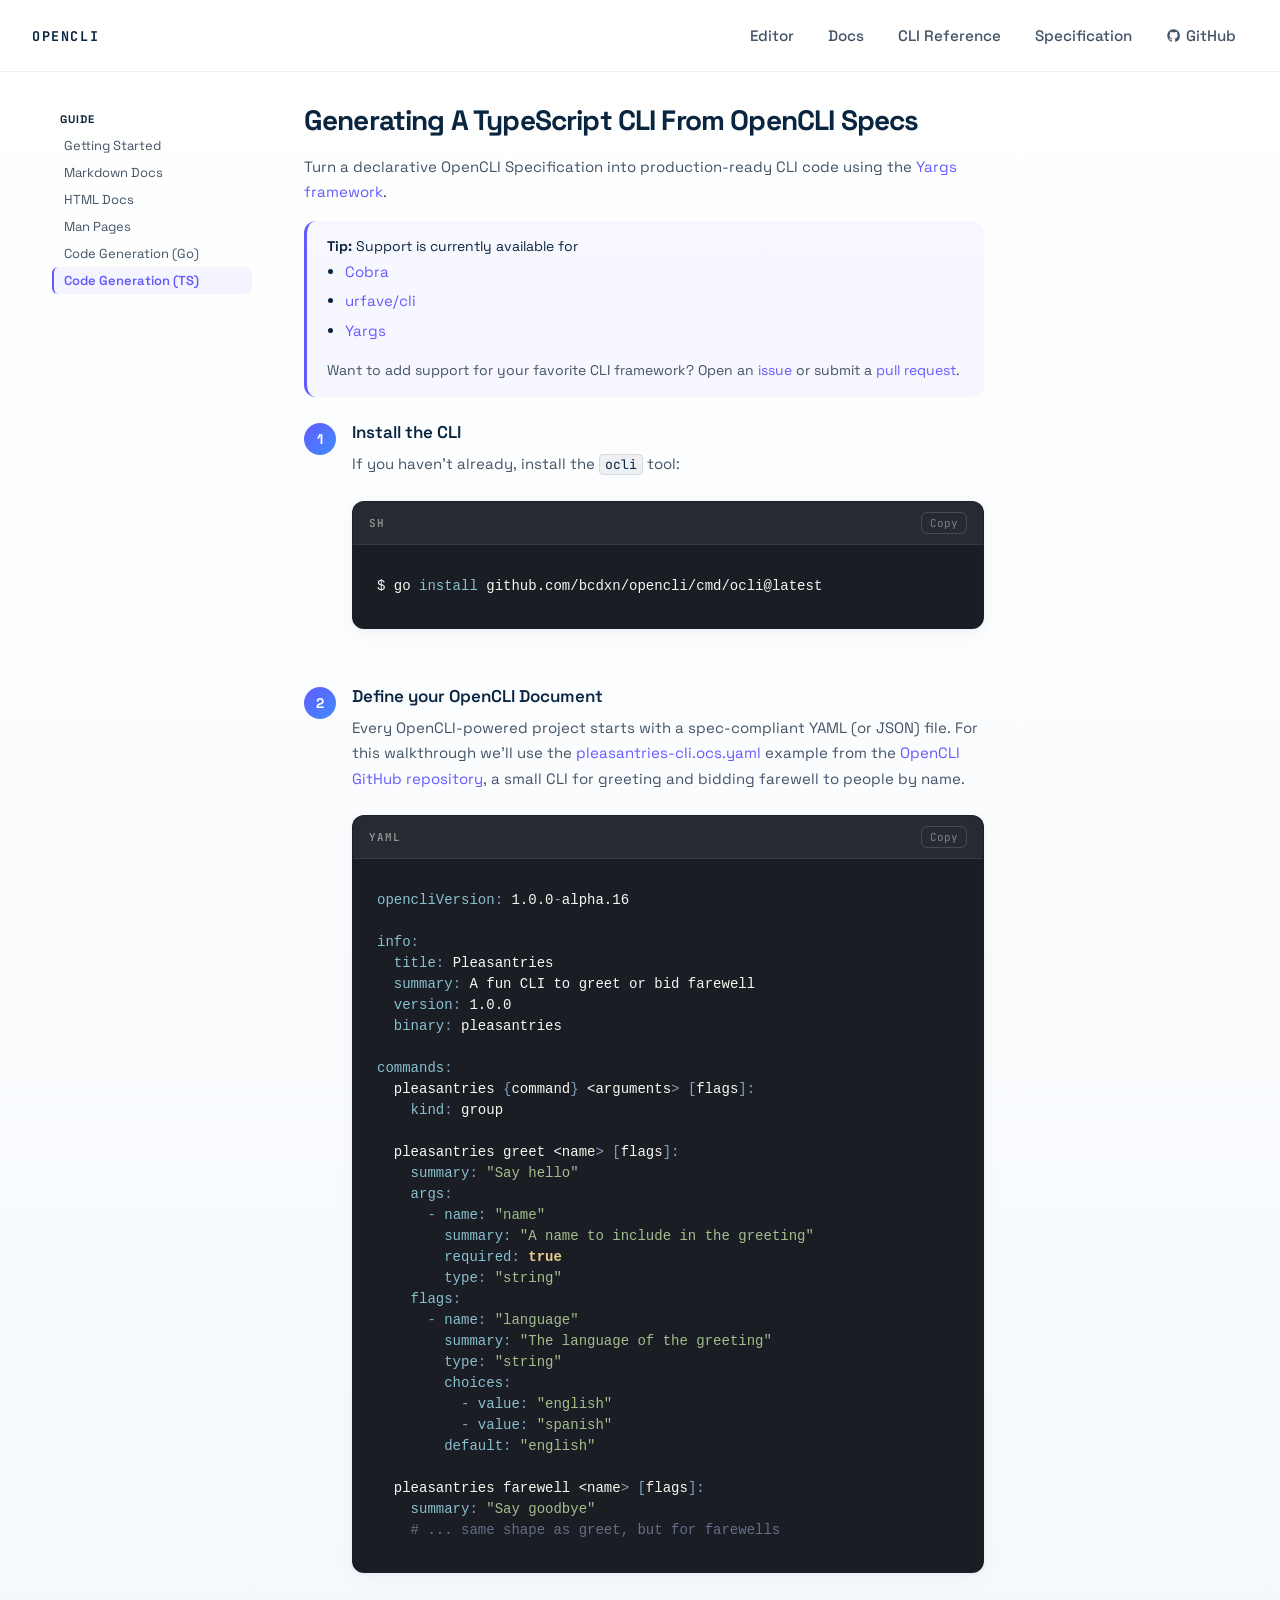
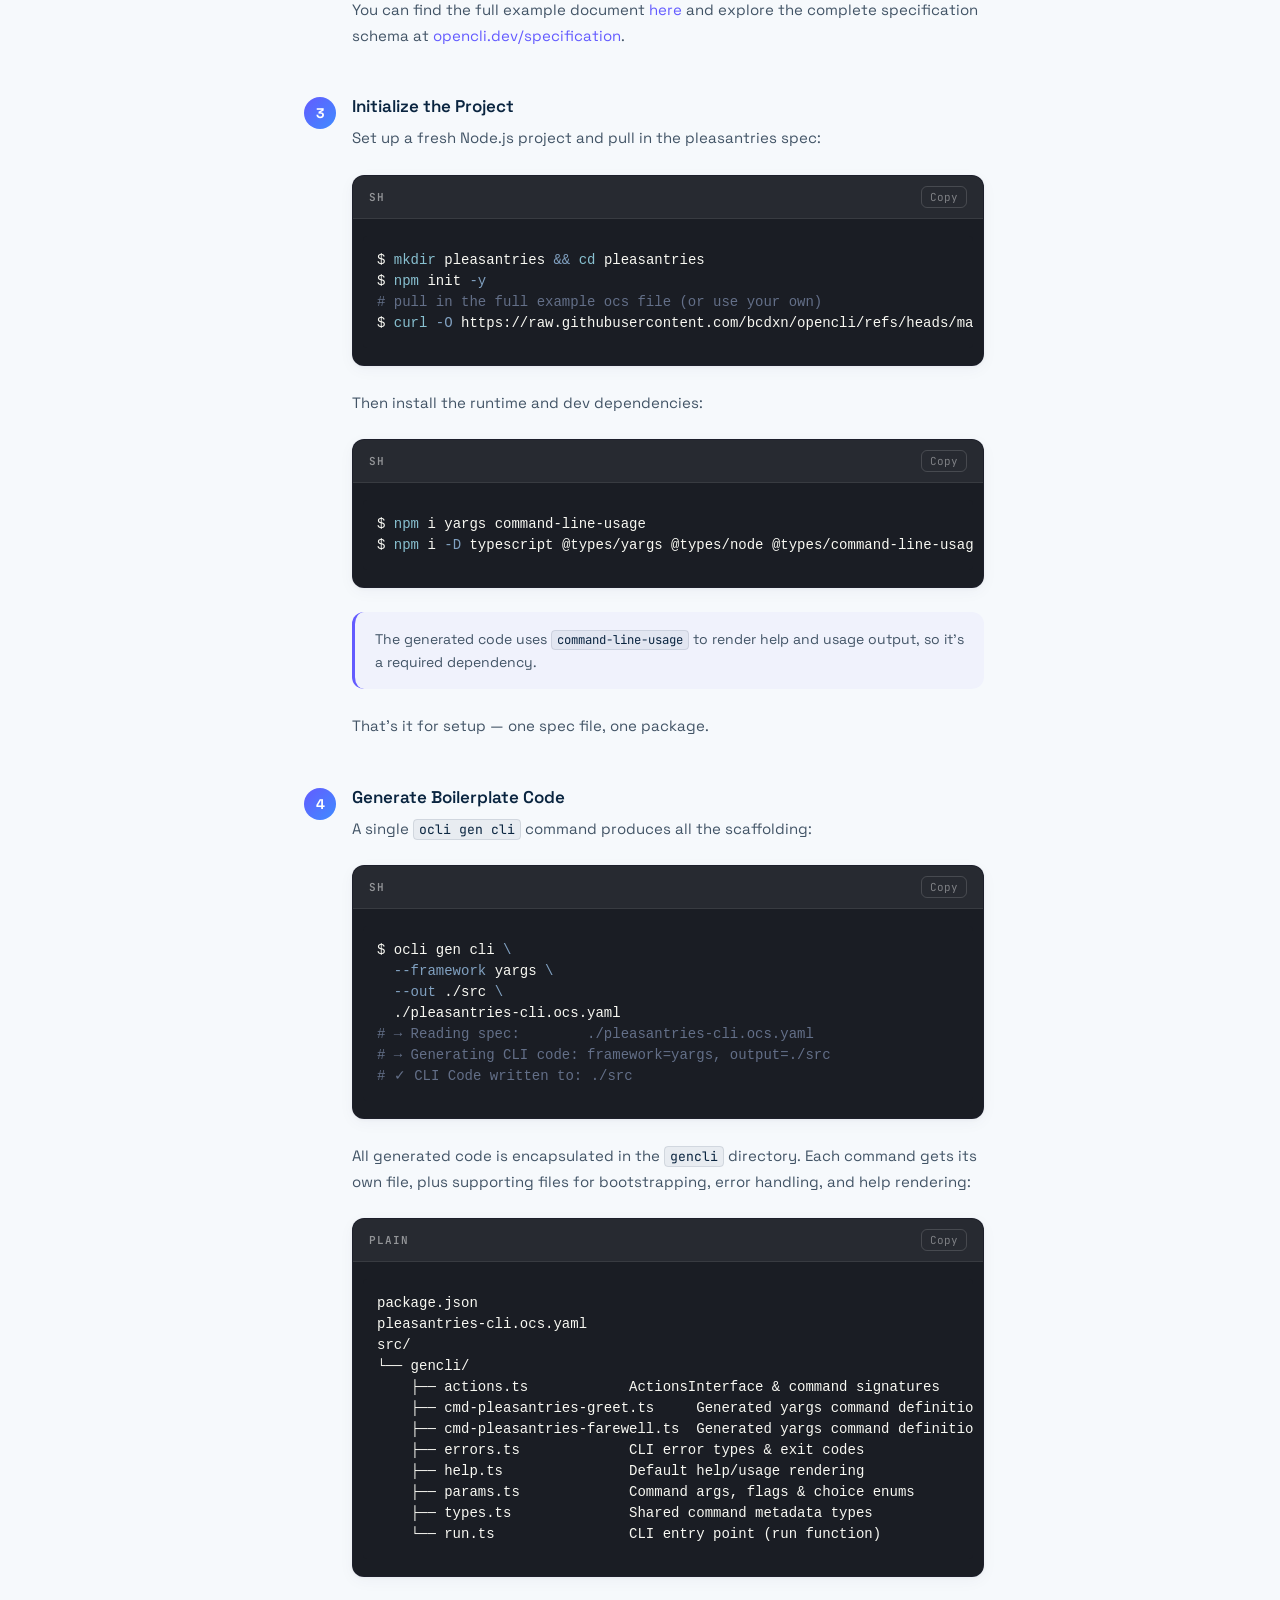
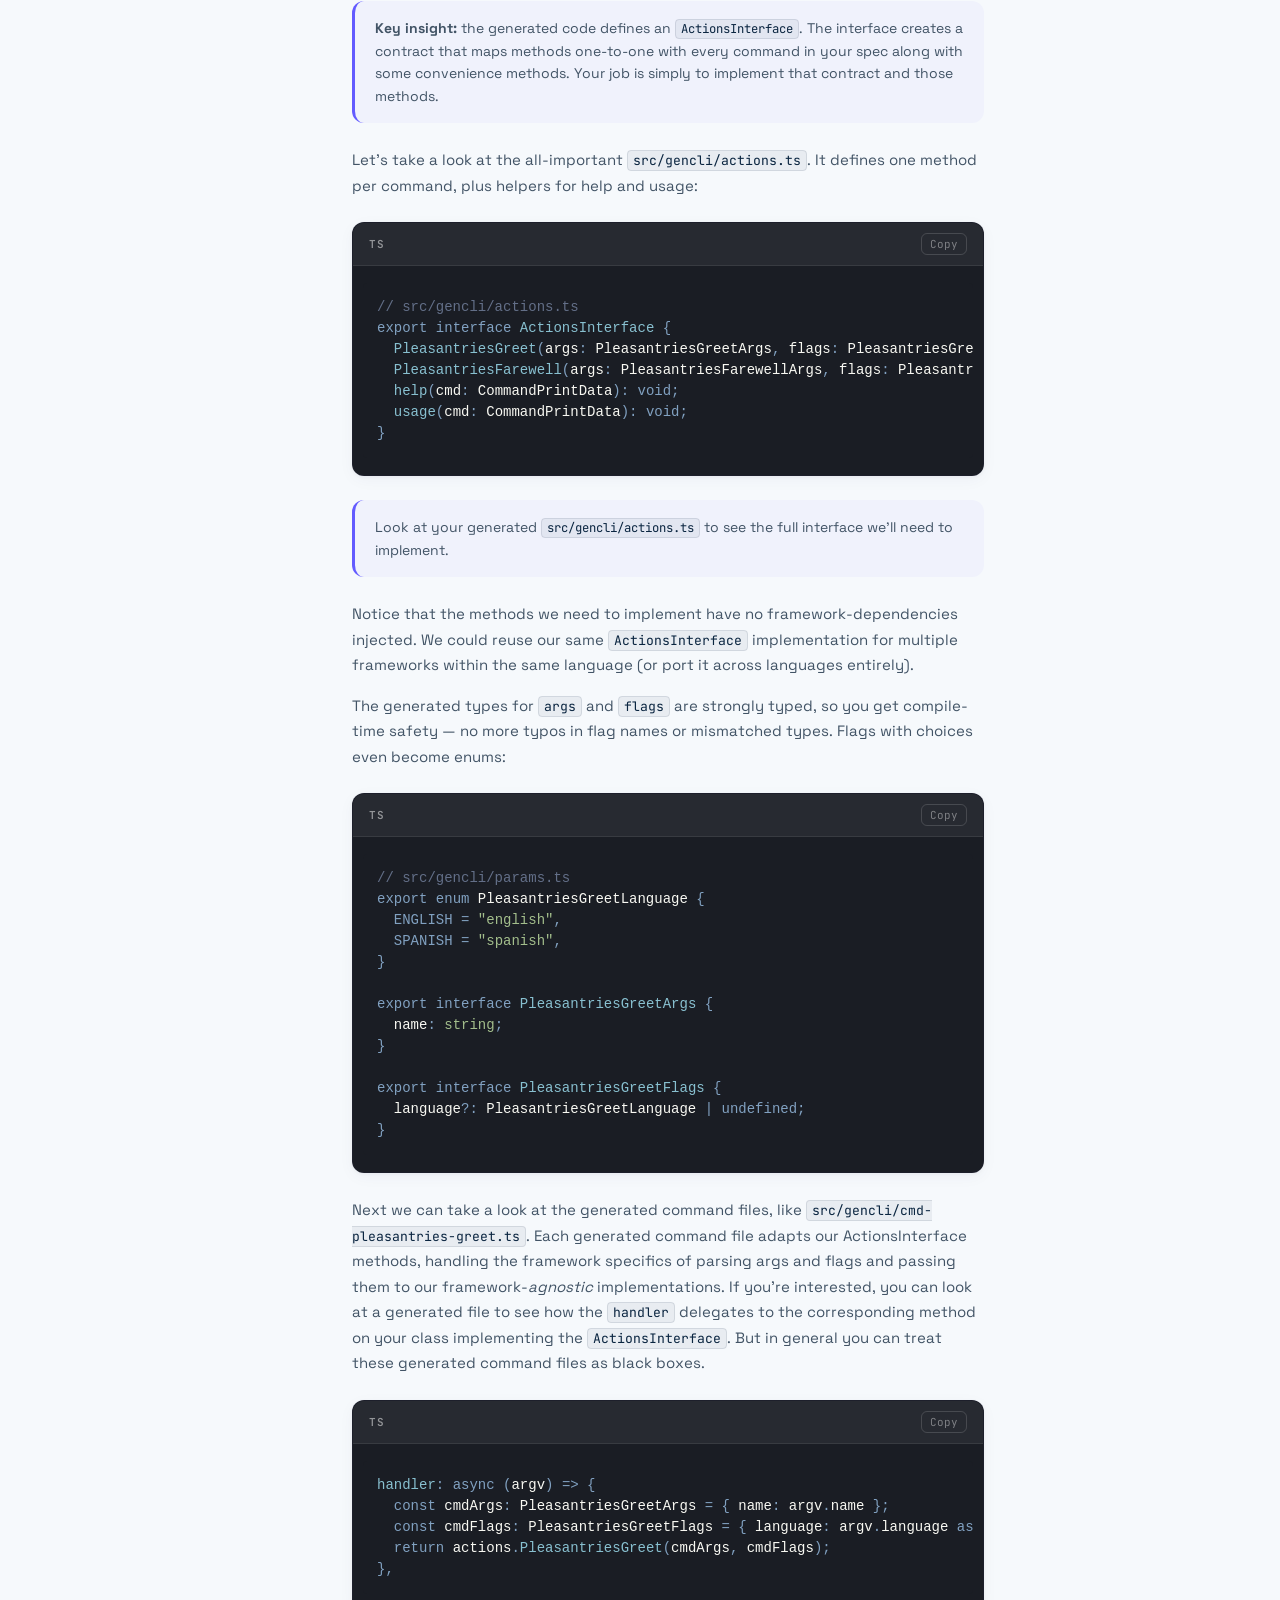
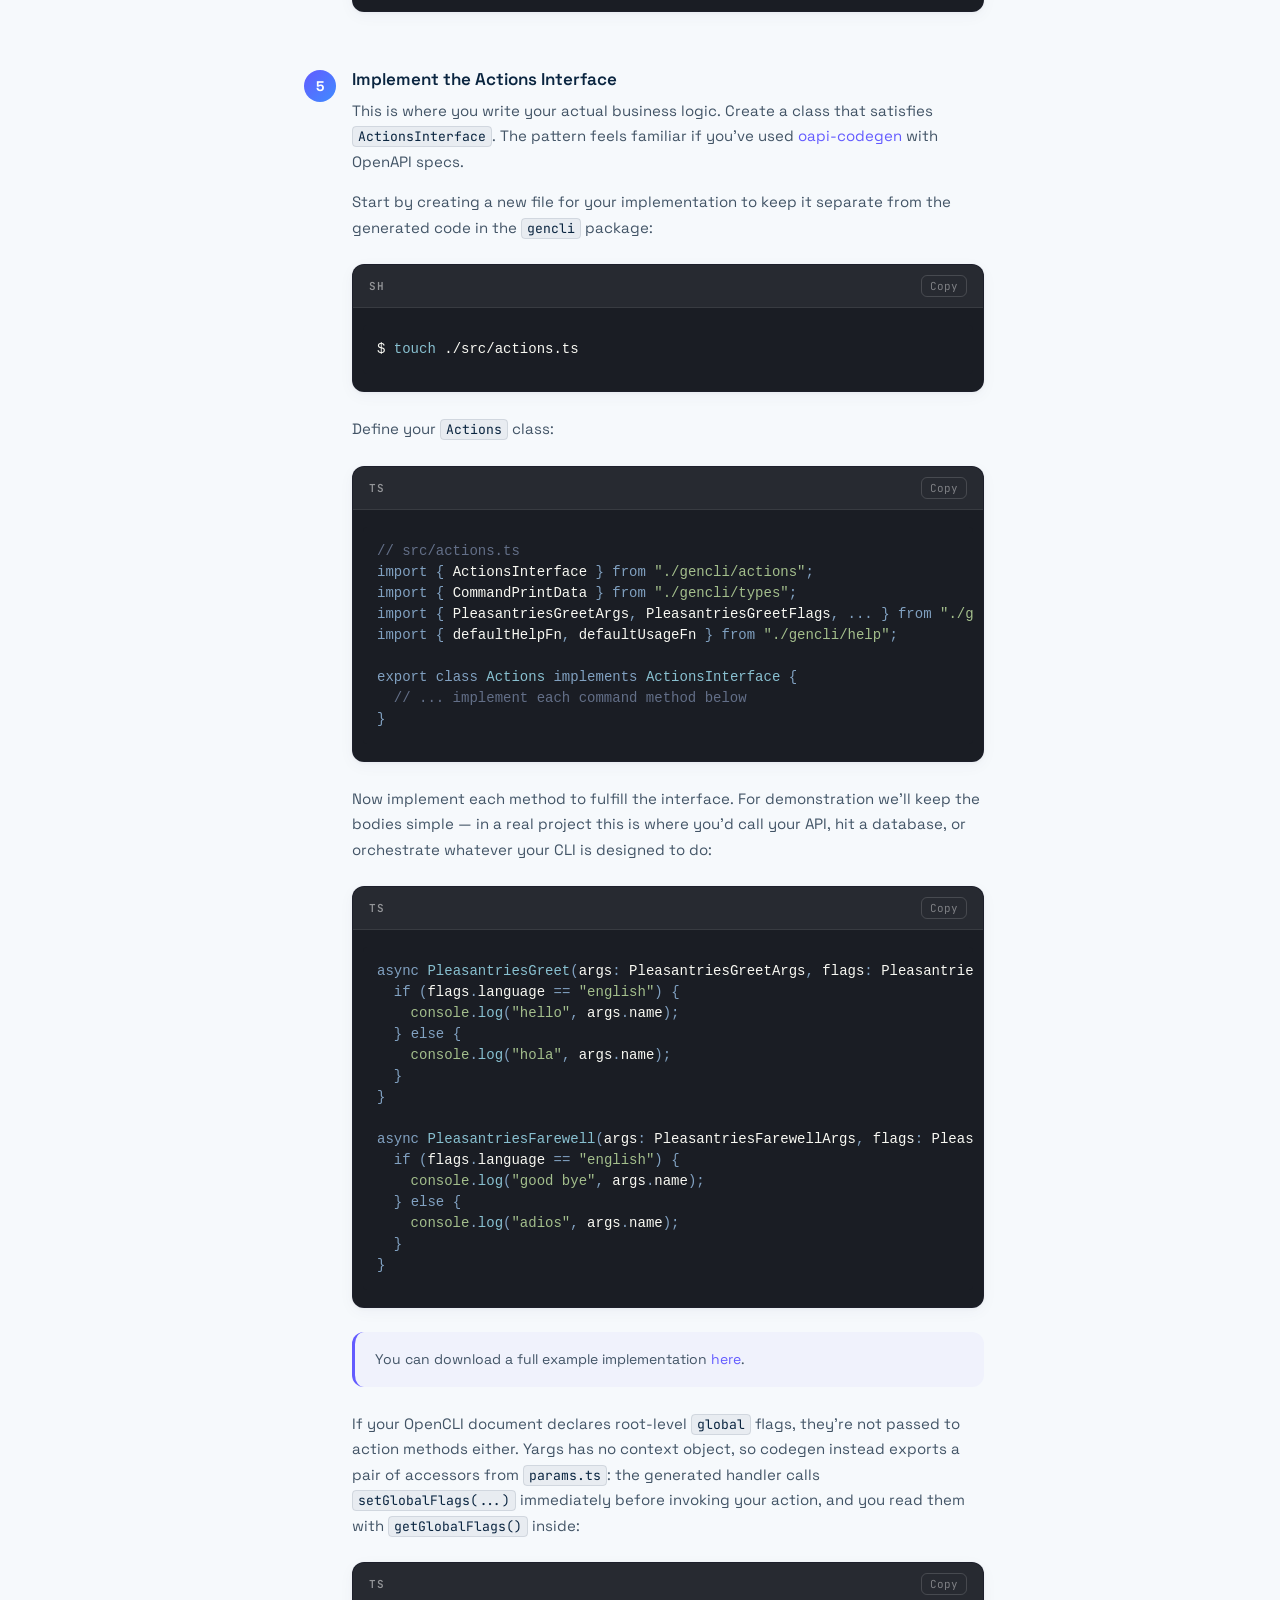
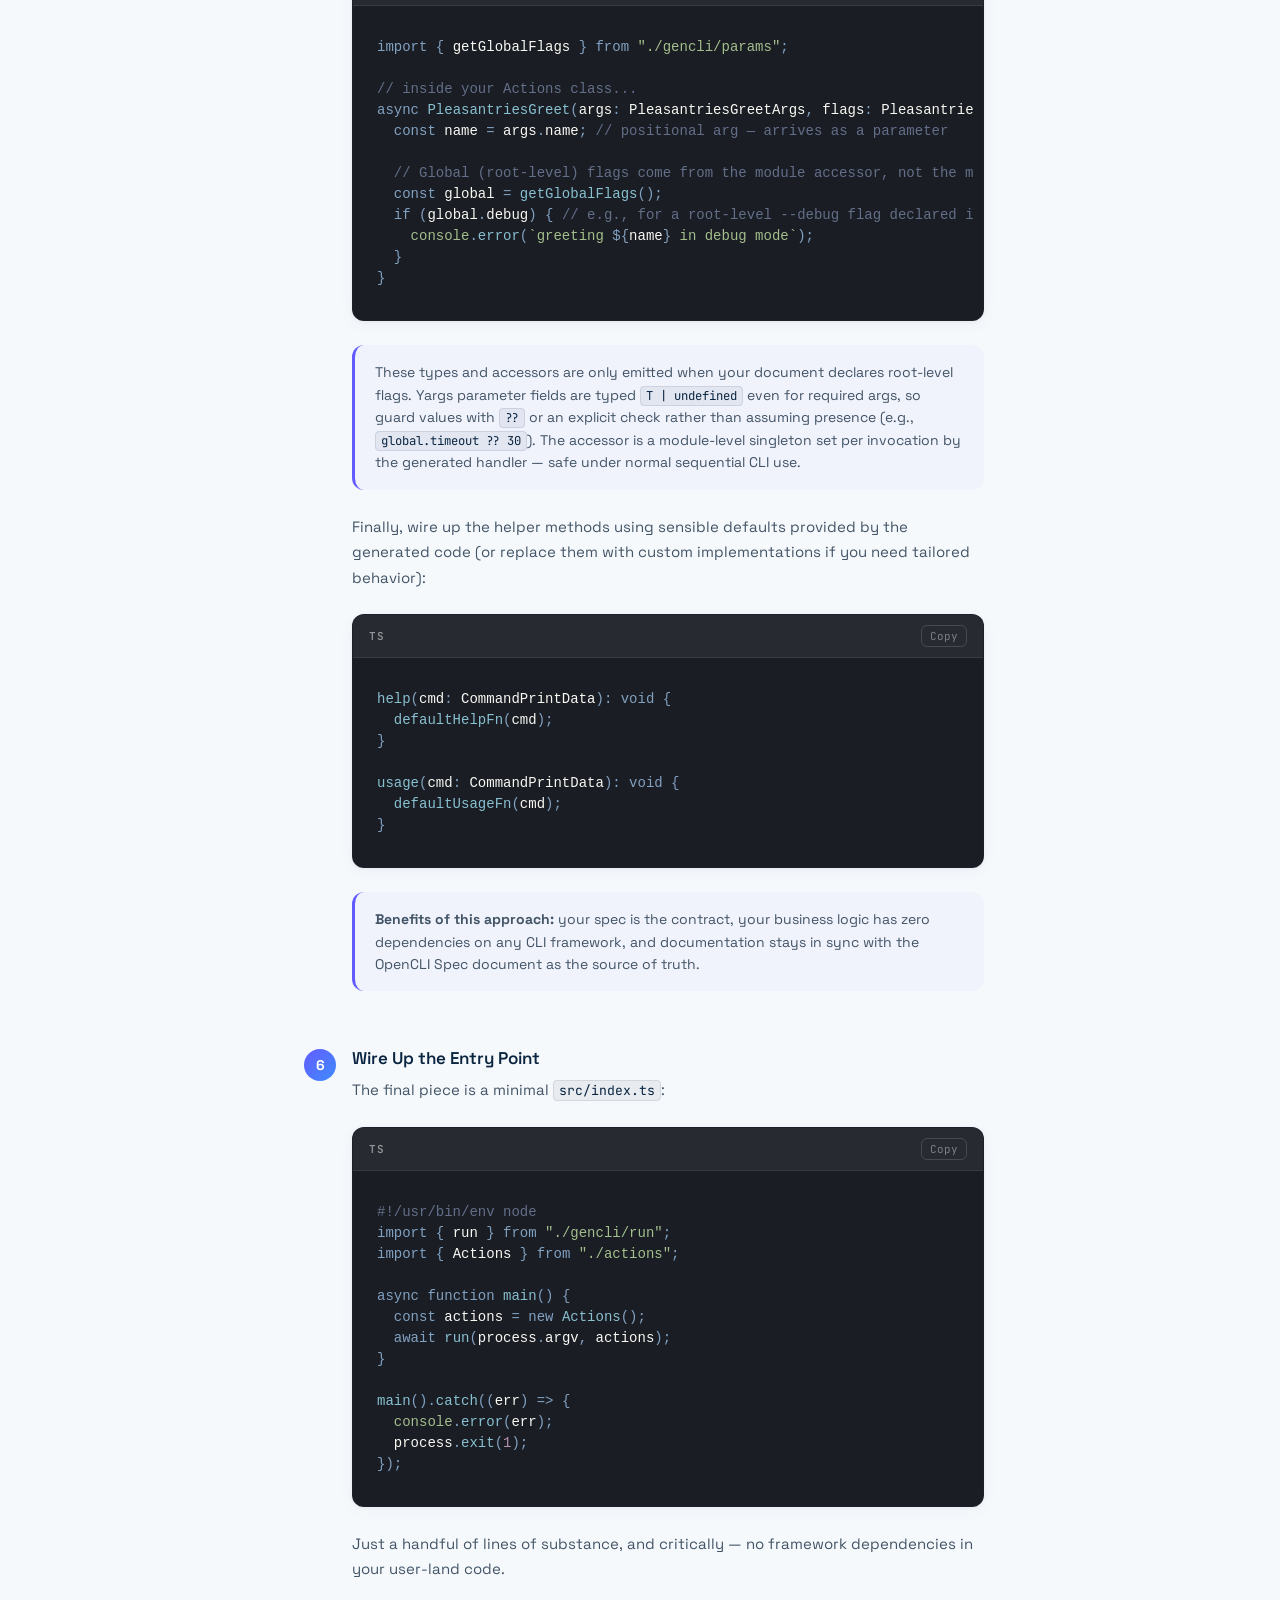
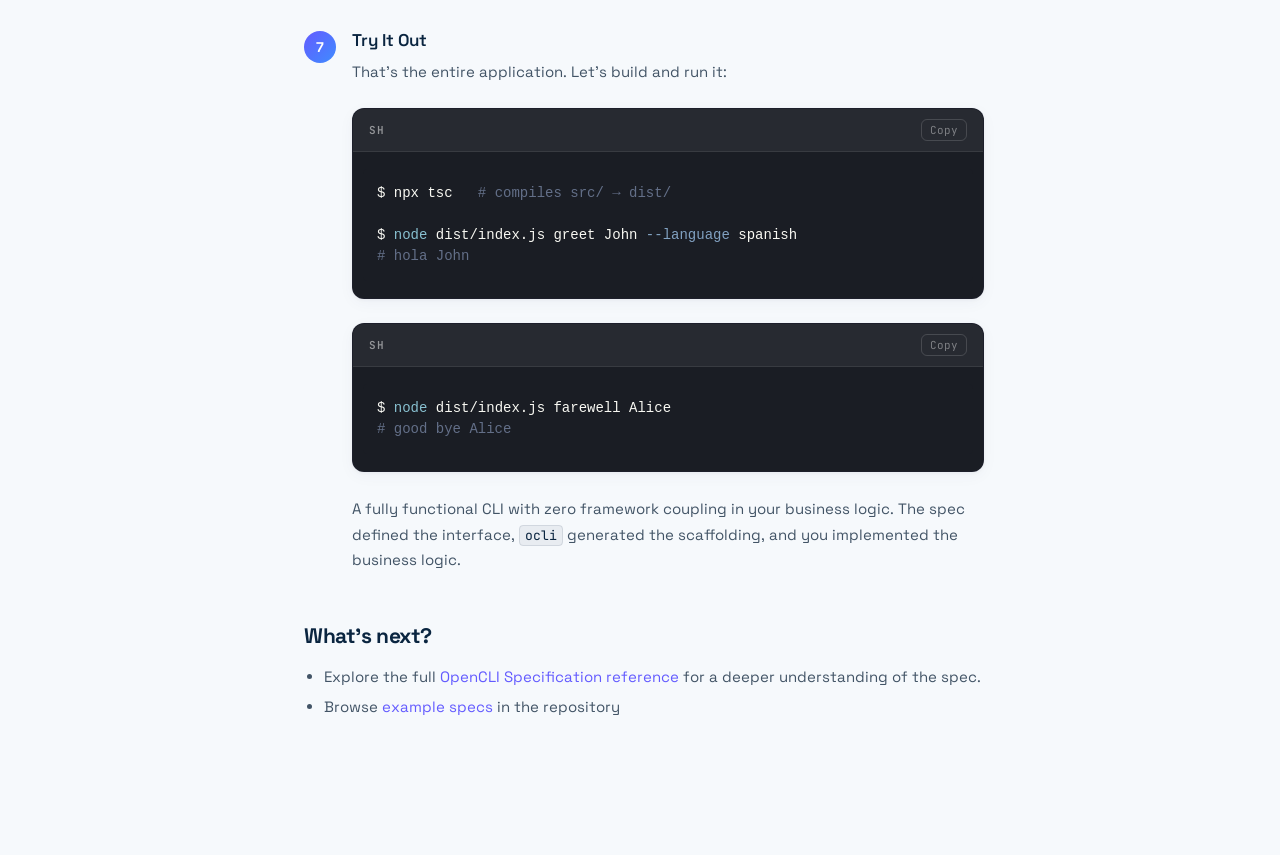
<file: docs/code-generation-yargs.html>
<!DOCTYPE html><html lang="en"><head><meta charSet="utf-8"/><meta name="viewport" content="width=device-width, initial-scale=1"/><link rel="stylesheet" href="/_next/static/chunks/070vi_sojwha8.css" data-precedence="next"/><link rel="stylesheet" href="/_next/static/chunks/264n2o258nesa.css" data-precedence="next"/><link rel="stylesheet" href="/_next/static/chunks/3gq9s-jvb7rvj.css" data-precedence="next"/><link rel="preload" as="script" fetchPriority="low" href="/_next/static/chunks/1qt6pht_u0de1.js"/><script src="/_next/static/chunks/3wtzbr-uug0p2.js" async=""></script><script src="/_next/static/chunks/26vag_9-3r931.js" async=""></script><script src="/_next/static/chunks/0psevnc-dz0_4.js" async=""></script><script src="/_next/static/chunks/turbopack-3h2srzn996msh.js" async=""></script><script src="/_next/static/chunks/3n6259tpuikvp.js" async="" crossorigin=""></script><script src="/_next/static/chunks/1hy_kypmhs0mv.js" async="" crossorigin=""></script><script src="/_next/static/chunks/3o9vz35bh2hag.js" async="" crossorigin=""></script><script src="/_next/static/chunks/3n9uv96kv_6du.js" async="" crossorigin=""></script><link rel="preload" href="/wasm_exec.js" as="script"/><link rel="preload" href="/ocli-docs.js" as="script"/><title>OpenCLI Specification | Docs - TS Code Gen</title><meta name="description" content="Learn how to generate a TypeScript CLI using Yargs from an OpenCLI Specification document."/><meta name="keywords" content="opencli,open cli,opencli specification,generate cli typescript code,generate yargs cli,yargs node.js cli"/><meta name="robots" content="index,follow,max-image-preview:large"/><link rel="canonical" href="https://opencli.dev/docs/code-generation-yargs"/><meta property="og:title" content="OpenCLI Specification"/><meta property="og:description" content="OpenCLI is an open specification for command line interfaces - OpenAPI for CLIs. Define commands, arguments, and options in a machine-readable format, validate specifications, and generate consistent documentation and boilerplate code."/><meta property="og:url" content="https://opencli.dev"/><meta property="og:image" content="https://opencli.dev/img/opengraph-image.png"/><meta property="og:image:type" content="image/png"/><meta property="og:image:width" content="1200"/><meta property="og:image:height" content="630"/><meta property="og:type" content="website"/><meta name="twitter:card" content="summary_large_image"/><meta name="twitter:title" content="OpenCLI Specification"/><meta name="twitter:description" content="OpenAPI for command line interfaces."/><meta name="twitter:image" content="https://opencli.dev/img/twitter-image.png"/><meta name="twitter:image:type" content="image/png"/><meta name="twitter:image:width" content="1200"/><meta name="twitter:image:height" content="630"/><link rel="icon" type="image/svg+xml" href="/favicon.svg"/><link rel="sitemap" href="/sitemap.xml"/><script>(self.__next_s=self.__next_s||[]).push(["/wasm_exec.js",{}])</script><script>(self.__next_s=self.__next_s||[]).push(["/ocli-docs.js",{}])</script><script type="application/ld+json">{"@context":"https://schema.org","@graph":[{"@type":"TechArticle","@id":"https://opencli.dev","headline":"The OpenCLI Specification (OCS) Standard","description":"A standard, language-agnostic interface for describing for command line interfaces.","inLanguage":"en","alternateLocales":["zh-CN"],"metadataBase":"https://opencli.dev/","proficiencyLevel":"Expert","about":[{"@type":"SoftwareApplication","@id":"https://opencli.dev","name":"OpenCLI CLI","applicationCategory":"DeveloperApplication","operatingSystem":"Linux, macOS, Windows","description":"Terminal-based console applications and command-line tools."}],"mainEntity":{"@type":"SoftwareSourceCode","@id":"https://opencli.dev","name":"CLI Specification Schema & Tools","codeRepository":"https://github.com/bcdxn/opencli","programmingLanguage":["JSON","YAML","GO"],"license":"https://spdx.org/licenses/MIT","runtimePlatform":"Cross-platform shell environments"}}]}</script><script src="/_next/static/chunks/0cz1d0mv5g_q7.js" noModule=""></script></head><body><div hidden=""><!--$--><!--/$--></div><div class="guide-page"><header><div class="header-logo"><a href="/">OPENCLI</a></div><nav class="header-nav"><a href="/editor">Editor</a><a href="/docs/getting-started">Docs</a><a href="/reference">CLI Reference</a><a href="/specification">Specification</a><a class="github-link" href="https://github.com/bcdxn/opencli" target="_blank" rel="noreferrer" aria-label="Open the OpenCLI repository on GitHub"><svg viewBox="0 0 24 24" aria-hidden="true" focusable="false"><path d="M12 2C6.47 2 2 6.48 2 12.07c0 4.46 2.87 8.24 6.84 9.58.5.09.68-.22.68-.48 0-.24-.01-.86-.01-1.69-2.78.62-3.37-1.37-3.37-1.37-.46-1.2-1.12-1.52-1.12-1.52-.92-.64.07-.63.07-.63 1.02.07 1.56 1.06 1.56 1.06.91 1.58 2.39 1.12 2.97.86.09-.67.35-1.12.63-1.38-2.22-.26-4.56-1.13-4.56-5.03 0-1.11.39-2.02 1.03-2.73-.1-.26-.45-1.32.1-2.75 0 0 .84-.27 2.75 1.04.8-.23 1.65-.35 2.5-.35s1.7.12 2.5.35c1.91-1.31 2.75-1.04 2.75-1.04.55 1.43.2 2.49.1 2.75.64.71 1.03 1.62 1.03 2.73 0 3.91-2.35 4.77-4.58 5.02.36.32.68.95.68 1.92 0 1.39-.01 2.51-.01 2.85 0 .26.18.58.69.48A10.1 10.1 0 0 0 22 12.07C22 6.48 17.53 2 12 2Z"></path></svg><span class="github-label">GitHub</span></a></nav></header><div class="guide-layout"><nav class="guide-nav" aria-label="Guide navigation"><p class="guide-nav__heading">Guide</p><ul class="guide-nav__list"><li><a href="/docs/getting-started" class="guide-nav__link">Getting Started</a><a href="/docs/markdown-docs" class="guide-nav__link">Markdown Docs</a><a href="/docs/html-docs" class="guide-nav__link">HTML Docs</a><a href="/docs/man-pages" class="guide-nav__link">Man Pages</a><a href="/docs/code-generation-go" class="guide-nav__link">Code Generation (Go)</a><a href="/docs/code-generation-yargs" class="guide-nav__link is-active">Code Generation (TS)</a></li></ul></nav><main class="guide-main"><h2 class="guide-section__title">Generating A TypeScript CLI From OpenCLI Specs</h2><p class="guide-section__subtitle">Turn a declarative OpenCLI Specification into production-ready CLI code using the <a href="https://yargs.js.org">Yargs framework</a>.</p><div class="guide-callout"><strong>Tip:</strong> Support is currently available for<!-- --> <ul><li><a href="https://cobra.dev" target="_blank" rel="noreferrer">Cobra</a></li><li><a href="https://cli.urfave.org" target="_blank" rel="noreferrer">urfave/cli</a></li><li><a href="https://yargs.js.org" target="_blank" rel="noreferrer">Yargs</a></li></ul><p>Want to add support for your favorite CLI framework? Open an<!-- --> <a href="https://github.com/bcdxn/opencli/issues" target="_blank" rel="noreferrer">issue</a> <!-- -->or submit a<!-- --> <a href="https://github.com/bcdxn/opencli/blob/main/CONTRIBUTING.md" target="_blank" rel="noreferrer">pull request</a>.</p></div><div class="guide-step"><div class="guide-step__number">1</div><div class="guide-step__content"><h4>Install the CLI</h4><p>If you haven&#x27;t already, install the<!-- --> <span class="guide-inline-code">ocli</span> tool:</p><div class="guide-code-block"><div class="guide-code-block__header"><span class="guide-code-block__lang">sh</span><button class="guide-code-block__copy">Copy</button></div><div class="body"><pre style="color:#f8f8f2;background:#1A1D24;font-family:&quot;Fira Code&quot;, Consolas, Monaco, &#x27;Andale Mono&#x27;, &#x27;Ubuntu Mono&#x27;, monospace;text-align:left;white-space:pre;word-spacing:normal;word-break:normal;word-wrap:normal;line-height:1.5;-moz-tab-size:4;-o-tab-size:4;tab-size:4;-webkit-hyphens:none;-moz-hyphens:none;-ms-hyphens:none;hyphens:none;padding:1em;margin:.5em 0;overflow:auto;border-radius:0.3em"><code class="language-sh" style="white-space:pre;color:#f8f8f2;background:none;font-family:&quot;Fira Code&quot;, Consolas, Monaco, &#x27;Andale Mono&#x27;, &#x27;Ubuntu Mono&#x27;, monospace;text-align:left;word-spacing:normal;word-break:normal;word-wrap:normal;line-height:1.5;-moz-tab-size:4;-o-tab-size:4;tab-size:4;-webkit-hyphens:none;-moz-hyphens:none;-ms-hyphens:none;hyphens:none"><span>$ go </span><span class="token" style="color:#88C0D0">install</span><span> github.com/bcdxn/opencli/cmd/ocli@latest</span></code></pre></div></div></div></div><div class="guide-step"><div class="guide-step__number">2</div><div class="guide-step__content"><h4>Define your OpenCLI Document</h4><p>Every OpenCLI-powered project starts with a spec-compliant YAML (or JSON) file. For this walkthrough we&#x27;ll use the<!-- --> <a href="https://github.com/bcdxn/opencli/blob/main/examples/pleasantries-cli.ocs.yaml" target="_blank" rel="noreferrer">pleasantries-cli.ocs.yaml</a> <!-- -->example from the<!-- --> <a href="https://github.com/bcdxn/opencli">OpenCLI GitHub repository</a>, a small CLI for greeting and bidding farewell to people by name.</p><div class="guide-code-block"><div class="guide-code-block__header"><span class="guide-code-block__lang">yaml</span><button class="guide-code-block__copy">Copy</button></div><div class="body"><pre style="color:#f8f8f2;background:#1A1D24;font-family:&quot;Fira Code&quot;, Consolas, Monaco, &#x27;Andale Mono&#x27;, &#x27;Ubuntu Mono&#x27;, monospace;text-align:left;white-space:pre;word-spacing:normal;word-break:normal;word-wrap:normal;line-height:1.5;-moz-tab-size:4;-o-tab-size:4;tab-size:4;-webkit-hyphens:none;-moz-hyphens:none;-ms-hyphens:none;hyphens:none;padding:1em;margin:.5em 0;overflow:auto;border-radius:0.3em"><code class="language-yaml" style="white-space:pre;color:#f8f8f2;background:none;font-family:&quot;Fira Code&quot;, Consolas, Monaco, &#x27;Andale Mono&#x27;, &#x27;Ubuntu Mono&#x27;, monospace;text-align:left;word-spacing:normal;word-break:normal;word-wrap:normal;line-height:1.5;-moz-tab-size:4;-o-tab-size:4;tab-size:4;-webkit-hyphens:none;-moz-hyphens:none;-ms-hyphens:none;hyphens:none"><span class="token key" style="color:#88C0D0">opencliVersion</span><span class="token" style="color:#81A1C1">:</span><span> 1.0.0</span><span class="token" style="color:#81A1C1">-</span><span>alpha.16
</span>
<span></span><span class="token key" style="color:#88C0D0">info</span><span class="token" style="color:#81A1C1">:</span><span>
</span><span>  </span><span class="token key" style="color:#88C0D0">title</span><span class="token" style="color:#81A1C1">:</span><span> Pleasantries
</span><span>  </span><span class="token key" style="color:#88C0D0">summary</span><span class="token" style="color:#81A1C1">:</span><span> A fun CLI to greet or bid farewell
</span><span>  </span><span class="token key" style="color:#88C0D0">version</span><span class="token" style="color:#81A1C1">:</span><span> 1.0.0
</span><span>  </span><span class="token key" style="color:#88C0D0">binary</span><span class="token" style="color:#81A1C1">:</span><span> pleasantries
</span>
<span></span><span class="token key" style="color:#88C0D0">commands</span><span class="token" style="color:#81A1C1">:</span><span>
</span><span>  pleasantries </span><span class="token" style="color:#81A1C1">{</span><span>command</span><span class="token" style="color:#81A1C1">}</span><span> &lt;arguments</span><span class="token" style="color:#81A1C1">&gt;</span><span> </span><span class="token" style="color:#81A1C1">[</span><span>flags</span><span class="token" style="color:#81A1C1">]</span><span class="token" style="color:#81A1C1">:</span><span>
</span><span>    </span><span class="token key" style="color:#88C0D0">kind</span><span class="token" style="color:#81A1C1">:</span><span> group
</span>
<span>  pleasantries greet &lt;name</span><span class="token" style="color:#81A1C1">&gt;</span><span> </span><span class="token" style="color:#81A1C1">[</span><span>flags</span><span class="token" style="color:#81A1C1">]</span><span class="token" style="color:#81A1C1">:</span><span>
</span><span>    </span><span class="token key" style="color:#88C0D0">summary</span><span class="token" style="color:#81A1C1">:</span><span> </span><span class="token" style="color:#A3BE8C">&quot;Say hello&quot;</span><span>
</span><span>    </span><span class="token key" style="color:#88C0D0">args</span><span class="token" style="color:#81A1C1">:</span><span>
</span><span>      </span><span class="token" style="color:#81A1C1">-</span><span> </span><span class="token key" style="color:#88C0D0">name</span><span class="token" style="color:#81A1C1">:</span><span> </span><span class="token" style="color:#A3BE8C">&quot;name&quot;</span><span>
</span><span>        </span><span class="token key" style="color:#88C0D0">summary</span><span class="token" style="color:#81A1C1">:</span><span> </span><span class="token" style="color:#A3BE8C">&quot;A name to include in the greeting&quot;</span><span>
</span><span>        </span><span class="token key" style="color:#88C0D0">required</span><span class="token" style="color:#81A1C1">:</span><span> </span><span class="token" style="color:#EBCB8B;font-weight:bold">true</span><span>
</span><span>        </span><span class="token key" style="color:#88C0D0">type</span><span class="token" style="color:#81A1C1">:</span><span> </span><span class="token" style="color:#A3BE8C">&quot;string&quot;</span><span>
</span><span>    </span><span class="token key" style="color:#88C0D0">flags</span><span class="token" style="color:#81A1C1">:</span><span>
</span><span>      </span><span class="token" style="color:#81A1C1">-</span><span> </span><span class="token key" style="color:#88C0D0">name</span><span class="token" style="color:#81A1C1">:</span><span> </span><span class="token" style="color:#A3BE8C">&quot;language&quot;</span><span>
</span><span>        </span><span class="token key" style="color:#88C0D0">summary</span><span class="token" style="color:#81A1C1">:</span><span> </span><span class="token" style="color:#A3BE8C">&quot;The language of the greeting&quot;</span><span>
</span><span>        </span><span class="token key" style="color:#88C0D0">type</span><span class="token" style="color:#81A1C1">:</span><span> </span><span class="token" style="color:#A3BE8C">&quot;string&quot;</span><span>
</span><span>        </span><span class="token key" style="color:#88C0D0">choices</span><span class="token" style="color:#81A1C1">:</span><span>
</span><span>          </span><span class="token" style="color:#81A1C1">-</span><span> </span><span class="token key" style="color:#88C0D0">value</span><span class="token" style="color:#81A1C1">:</span><span> </span><span class="token" style="color:#A3BE8C">&quot;english&quot;</span><span>
</span><span>          </span><span class="token" style="color:#81A1C1">-</span><span> </span><span class="token key" style="color:#88C0D0">value</span><span class="token" style="color:#81A1C1">:</span><span> </span><span class="token" style="color:#A3BE8C">&quot;spanish&quot;</span><span>
</span><span>        </span><span class="token key" style="color:#88C0D0">default</span><span class="token" style="color:#81A1C1">:</span><span> </span><span class="token" style="color:#A3BE8C">&quot;english&quot;</span><span>
</span>
<span>  pleasantries farewell &lt;name</span><span class="token" style="color:#81A1C1">&gt;</span><span> </span><span class="token" style="color:#81A1C1">[</span><span>flags</span><span class="token" style="color:#81A1C1">]</span><span class="token" style="color:#81A1C1">:</span><span>
</span><span>    </span><span class="token key" style="color:#88C0D0">summary</span><span class="token" style="color:#81A1C1">:</span><span> </span><span class="token" style="color:#A3BE8C">&quot;Say goodbye&quot;</span><span>
</span><span>    </span><span class="token" style="color:#636f88"># ... same shape as greet, but for farewells</span></code></pre></div></div><p>You can find the full example document<!-- --> <a href="https://github.com/bcdxn/opencli/blob/main/examples/pleasantries-cli.ocs.yaml" target="_blank" rel="noreferrer">here</a> <!-- -->and explore the complete specification schema at<!-- --> <a href="/specification">opencli.dev/specification</a>.</p></div></div><div class="guide-step"><div class="guide-step__number">3</div><div class="guide-step__content"><h4>Initialize the Project</h4><p>Set up a fresh Node.js project and pull in the pleasantries spec:</p><div class="guide-code-block"><div class="guide-code-block__header"><span class="guide-code-block__lang">sh</span><button class="guide-code-block__copy">Copy</button></div><div class="body"><pre style="color:#f8f8f2;background:#1A1D24;font-family:&quot;Fira Code&quot;, Consolas, Monaco, &#x27;Andale Mono&#x27;, &#x27;Ubuntu Mono&#x27;, monospace;text-align:left;white-space:pre;word-spacing:normal;word-break:normal;word-wrap:normal;line-height:1.5;-moz-tab-size:4;-o-tab-size:4;tab-size:4;-webkit-hyphens:none;-moz-hyphens:none;-ms-hyphens:none;hyphens:none;padding:1em;margin:.5em 0;overflow:auto;border-radius:0.3em"><code class="language-sh" style="white-space:pre;color:#f8f8f2;background:none;font-family:&quot;Fira Code&quot;, Consolas, Monaco, &#x27;Andale Mono&#x27;, &#x27;Ubuntu Mono&#x27;, monospace;text-align:left;word-spacing:normal;word-break:normal;word-wrap:normal;line-height:1.5;-moz-tab-size:4;-o-tab-size:4;tab-size:4;-webkit-hyphens:none;-moz-hyphens:none;-ms-hyphens:none;hyphens:none"><span>$ </span><span class="token" style="color:#88C0D0">mkdir</span><span> pleasantries </span><span class="token" style="color:#81A1C1">&amp;&amp;</span><span> </span><span class="token" style="color:#88C0D0">cd</span><span> pleasantries
</span><span>$ </span><span class="token" style="color:#88C0D0">npm</span><span> init </span><span class="token parameter" style="color:#81A1C1">-y</span><span>
</span><span></span><span class="token" style="color:#636f88"># pull in the full example ocs file (or use your own)</span><span>
</span><span>$ </span><span class="token" style="color:#88C0D0">curl</span><span> </span><span class="token parameter" style="color:#81A1C1">-O</span><span> https://raw.githubusercontent.com/bcdxn/opencli/refs/heads/main/examples/pleasantries-cli.ocs.yaml</span></code></pre></div></div><p>Then install the runtime and dev dependencies:</p><div class="guide-code-block"><div class="guide-code-block__header"><span class="guide-code-block__lang">sh</span><button class="guide-code-block__copy">Copy</button></div><div class="body"><pre style="color:#f8f8f2;background:#1A1D24;font-family:&quot;Fira Code&quot;, Consolas, Monaco, &#x27;Andale Mono&#x27;, &#x27;Ubuntu Mono&#x27;, monospace;text-align:left;white-space:pre;word-spacing:normal;word-break:normal;word-wrap:normal;line-height:1.5;-moz-tab-size:4;-o-tab-size:4;tab-size:4;-webkit-hyphens:none;-moz-hyphens:none;-ms-hyphens:none;hyphens:none;padding:1em;margin:.5em 0;overflow:auto;border-radius:0.3em"><code class="language-sh" style="white-space:pre;color:#f8f8f2;background:none;font-family:&quot;Fira Code&quot;, Consolas, Monaco, &#x27;Andale Mono&#x27;, &#x27;Ubuntu Mono&#x27;, monospace;text-align:left;word-spacing:normal;word-break:normal;word-wrap:normal;line-height:1.5;-moz-tab-size:4;-o-tab-size:4;tab-size:4;-webkit-hyphens:none;-moz-hyphens:none;-ms-hyphens:none;hyphens:none"><span>$ </span><span class="token" style="color:#88C0D0">npm</span><span> i yargs command-line-usage
</span><span>$ </span><span class="token" style="color:#88C0D0">npm</span><span> i </span><span class="token parameter" style="color:#81A1C1">-D</span><span> typescript @types/yargs @types/node @types/command-line-usage</span></code></pre></div></div><div class="guide-callout"><p>The generated code uses<!-- --> <span class="guide-inline-code">command-line-usage</span> to render help and usage output, so it&#x27;s a required dependency.</p></div><p>That&#x27;s it for setup — one spec file, one package.</p></div></div><div class="guide-step"><div class="guide-step__number">4</div><div class="guide-step__content"><h4>Generate Boilerplate Code</h4><p>A single <span class="guide-inline-code">ocli gen cli</span> <!-- -->command produces all the scaffolding:</p><div class="guide-code-block"><div class="guide-code-block__header"><span class="guide-code-block__lang">sh</span><button class="guide-code-block__copy">Copy</button></div><div class="body"><pre style="color:#f8f8f2;background:#1A1D24;font-family:&quot;Fira Code&quot;, Consolas, Monaco, &#x27;Andale Mono&#x27;, &#x27;Ubuntu Mono&#x27;, monospace;text-align:left;white-space:pre;word-spacing:normal;word-break:normal;word-wrap:normal;line-height:1.5;-moz-tab-size:4;-o-tab-size:4;tab-size:4;-webkit-hyphens:none;-moz-hyphens:none;-ms-hyphens:none;hyphens:none;padding:1em;margin:.5em 0;overflow:auto;border-radius:0.3em"><code class="language-sh" style="white-space:pre;color:#f8f8f2;background:none;font-family:&quot;Fira Code&quot;, Consolas, Monaco, &#x27;Andale Mono&#x27;, &#x27;Ubuntu Mono&#x27;, monospace;text-align:left;word-spacing:normal;word-break:normal;word-wrap:normal;line-height:1.5;-moz-tab-size:4;-o-tab-size:4;tab-size:4;-webkit-hyphens:none;-moz-hyphens:none;-ms-hyphens:none;hyphens:none"><span>$ ocli gen cli </span><span class="token" style="color:#81A1C1">\</span><span>
</span><span>  </span><span class="token parameter" style="color:#81A1C1">--framework</span><span> yargs </span><span class="token" style="color:#81A1C1">\</span><span>
</span><span>  </span><span class="token parameter" style="color:#81A1C1">--out</span><span> ./src </span><span class="token" style="color:#81A1C1">\</span><span>
</span>  ./pleasantries-cli.ocs.yaml
<span></span><span class="token" style="color:#636f88"># → Reading spec:        ./pleasantries-cli.ocs.yaml</span><span>
</span><span></span><span class="token" style="color:#636f88"># → Generating CLI code: framework=yargs, output=./src</span><span>
</span><span></span><span class="token" style="color:#636f88"># ✓ CLI Code written to: ./src</span></code></pre></div></div><p>All generated code is encapsulated in the<!-- --> <span class="guide-inline-code">gencli</span> directory. Each command gets its own file, plus supporting files for bootstrapping, error handling, and help rendering:</p><div class="guide-code-block"><div class="guide-code-block__header"><span class="guide-code-block__lang">plain</span><button class="guide-code-block__copy">Copy</button></div><div class="body"><pre style="color:#f8f8f2;background:#1A1D24;font-family:&quot;Fira Code&quot;, Consolas, Monaco, &#x27;Andale Mono&#x27;, &#x27;Ubuntu Mono&#x27;, monospace;text-align:left;white-space:pre;word-spacing:normal;word-break:normal;word-wrap:normal;line-height:1.5;-moz-tab-size:4;-o-tab-size:4;tab-size:4;-webkit-hyphens:none;-moz-hyphens:none;-ms-hyphens:none;hyphens:none;padding:1em;margin:.5em 0;overflow:auto;border-radius:0.3em"><code class="language-plain" style="white-space:pre;color:#f8f8f2;background:none;font-family:&quot;Fira Code&quot;, Consolas, Monaco, &#x27;Andale Mono&#x27;, &#x27;Ubuntu Mono&#x27;, monospace;text-align:left;word-spacing:normal;word-break:normal;word-wrap:normal;line-height:1.5;-moz-tab-size:4;-o-tab-size:4;tab-size:4;-webkit-hyphens:none;-moz-hyphens:none;-ms-hyphens:none;hyphens:none"><span>package.json
</span>pleasantries-cli.ocs.yaml
<!-- -->src/
<!-- -->└── gencli/
<!-- -->    ├── actions.ts            ActionsInterface &amp; command signatures
<!-- -->    ├── cmd-pleasantries-greet.ts     Generated yargs command definitions
<!-- -->    ├── cmd-pleasantries-farewell.ts  Generated yargs command definitions
<!-- -->    ├── errors.ts             CLI error types &amp; exit codes
<!-- -->    ├── help.ts               Default help/usage rendering
<!-- -->    ├── params.ts             Command args, flags &amp; choice enums
<!-- -->    ├── types.ts              Shared command metadata types
<!-- -->    └── run.ts                CLI entry point (run function)</code></pre></div></div><div class="guide-callout"><p><strong>Key insight:</strong> the generated code defines an<!-- --> <span class="guide-inline-code">ActionsInterface</span>. The interface creates a contract that maps methods one-to-one with every command in your spec along with some convenience methods. Your job is simply to implement that contract and those methods.</p></div><p>Let&#x27;s take a look at the all-important<!-- --> <span class="guide-inline-code">src/gencli/actions.ts</span>. It defines one method per command, plus helpers for help and usage:</p><div class="guide-code-block"><div class="guide-code-block__header"><span class="guide-code-block__lang">ts</span><button class="guide-code-block__copy">Copy</button></div><div class="body"><pre style="color:#f8f8f2;background:#1A1D24;font-family:&quot;Fira Code&quot;, Consolas, Monaco, &#x27;Andale Mono&#x27;, &#x27;Ubuntu Mono&#x27;, monospace;text-align:left;white-space:pre;word-spacing:normal;word-break:normal;word-wrap:normal;line-height:1.5;-moz-tab-size:4;-o-tab-size:4;tab-size:4;-webkit-hyphens:none;-moz-hyphens:none;-ms-hyphens:none;hyphens:none;padding:1em;margin:.5em 0;overflow:auto;border-radius:0.3em"><code class="language-ts" style="white-space:pre;color:#f8f8f2;background:none;font-family:&quot;Fira Code&quot;, Consolas, Monaco, &#x27;Andale Mono&#x27;, &#x27;Ubuntu Mono&#x27;, monospace;text-align:left;word-spacing:normal;word-break:normal;word-wrap:normal;line-height:1.5;-moz-tab-size:4;-o-tab-size:4;tab-size:4;-webkit-hyphens:none;-moz-hyphens:none;-ms-hyphens:none;hyphens:none"><span class="token" style="color:#636f88">// src/gencli/actions.ts</span><span>
</span><span></span><span class="token" style="color:#81A1C1">export</span><span> </span><span class="token" style="color:#81A1C1">interface</span><span> </span><span class="token" style="color:#88C0D0">ActionsInterface</span><span> </span><span class="token" style="color:#81A1C1">{</span><span>
</span><span>  </span><span class="token" style="color:#88C0D0">PleasantriesGreet</span><span class="token" style="color:#81A1C1">(</span><span>args</span><span class="token" style="color:#81A1C1">:</span><span> PleasantriesGreetArgs</span><span class="token" style="color:#81A1C1">,</span><span> flags</span><span class="token" style="color:#81A1C1">:</span><span> PleasantriesGreetFlags</span><span class="token" style="color:#81A1C1">)</span><span class="token" style="color:#81A1C1">:</span><span> </span><span class="token" style="color:#A3BE8C">Promise</span><span class="token" style="color:#81A1C1">&lt;</span><span class="token" style="color:#81A1C1">void</span><span class="token" style="color:#81A1C1">&gt;</span><span class="token" style="color:#81A1C1">;</span><span>
</span><span>  </span><span class="token" style="color:#88C0D0">PleasantriesFarewell</span><span class="token" style="color:#81A1C1">(</span><span>args</span><span class="token" style="color:#81A1C1">:</span><span> PleasantriesFarewellArgs</span><span class="token" style="color:#81A1C1">,</span><span> flags</span><span class="token" style="color:#81A1C1">:</span><span> PleasantriesFarewellFlags</span><span class="token" style="color:#81A1C1">)</span><span class="token" style="color:#81A1C1">:</span><span> </span><span class="token" style="color:#A3BE8C">Promise</span><span class="token" style="color:#81A1C1">&lt;</span><span class="token" style="color:#81A1C1">void</span><span class="token" style="color:#81A1C1">&gt;</span><span class="token" style="color:#81A1C1">;</span><span>
</span><span>  </span><span class="token" style="color:#88C0D0">help</span><span class="token" style="color:#81A1C1">(</span><span>cmd</span><span class="token" style="color:#81A1C1">:</span><span> CommandPrintData</span><span class="token" style="color:#81A1C1">)</span><span class="token" style="color:#81A1C1">:</span><span> </span><span class="token" style="color:#81A1C1">void</span><span class="token" style="color:#81A1C1">;</span><span>
</span><span>  </span><span class="token" style="color:#88C0D0">usage</span><span class="token" style="color:#81A1C1">(</span><span>cmd</span><span class="token" style="color:#81A1C1">:</span><span> CommandPrintData</span><span class="token" style="color:#81A1C1">)</span><span class="token" style="color:#81A1C1">:</span><span> </span><span class="token" style="color:#81A1C1">void</span><span class="token" style="color:#81A1C1">;</span><span>
</span><span></span><span class="token" style="color:#81A1C1">}</span></code></pre></div></div><div class="guide-callout"><p>Look at your generated<!-- --> <span class="guide-inline-code">src/gencli/actions.ts</span> <!-- -->to see the full interface we&#x27;ll need to implement.</p></div><p>Notice that the methods we need to implement have no framework-dependencies injected. We could reuse our same<!-- --> <span class="guide-inline-code">ActionsInterface</span> <!-- -->implementation for multiple frameworks within the same language (or port it across languages entirely).</p><p>The generated types for<!-- --> <span class="guide-inline-code">args</span> and<!-- --> <span class="guide-inline-code">flags</span> are strongly typed, so you get compile-time safety — no more typos in flag names or mismatched types. Flags with choices even become enums:</p><div class="guide-code-block"><div class="guide-code-block__header"><span class="guide-code-block__lang">ts</span><button class="guide-code-block__copy">Copy</button></div><div class="body"><pre style="color:#f8f8f2;background:#1A1D24;font-family:&quot;Fira Code&quot;, Consolas, Monaco, &#x27;Andale Mono&#x27;, &#x27;Ubuntu Mono&#x27;, monospace;text-align:left;white-space:pre;word-spacing:normal;word-break:normal;word-wrap:normal;line-height:1.5;-moz-tab-size:4;-o-tab-size:4;tab-size:4;-webkit-hyphens:none;-moz-hyphens:none;-ms-hyphens:none;hyphens:none;padding:1em;margin:.5em 0;overflow:auto;border-radius:0.3em"><code class="language-ts" style="white-space:pre;color:#f8f8f2;background:none;font-family:&quot;Fira Code&quot;, Consolas, Monaco, &#x27;Andale Mono&#x27;, &#x27;Ubuntu Mono&#x27;, monospace;text-align:left;word-spacing:normal;word-break:normal;word-wrap:normal;line-height:1.5;-moz-tab-size:4;-o-tab-size:4;tab-size:4;-webkit-hyphens:none;-moz-hyphens:none;-ms-hyphens:none;hyphens:none"><span class="token" style="color:#636f88">// src/gencli/params.ts</span><span>
</span><span></span><span class="token" style="color:#81A1C1">export</span><span> </span><span class="token" style="color:#81A1C1">enum</span><span> PleasantriesGreetLanguage </span><span class="token" style="color:#81A1C1">{</span><span>
</span><span>  </span><span class="token" style="color:#81A1C1">ENGLISH</span><span> </span><span class="token" style="color:#81A1C1">=</span><span> </span><span class="token" style="color:#A3BE8C">&quot;english&quot;</span><span class="token" style="color:#81A1C1">,</span><span>
</span><span>  </span><span class="token" style="color:#81A1C1">SPANISH</span><span> </span><span class="token" style="color:#81A1C1">=</span><span> </span><span class="token" style="color:#A3BE8C">&quot;spanish&quot;</span><span class="token" style="color:#81A1C1">,</span><span>
</span><span></span><span class="token" style="color:#81A1C1">}</span><span>
</span>
<span></span><span class="token" style="color:#81A1C1">export</span><span> </span><span class="token" style="color:#81A1C1">interface</span><span> </span><span class="token" style="color:#88C0D0">PleasantriesGreetArgs</span><span> </span><span class="token" style="color:#81A1C1">{</span><span>
</span><span>  name</span><span class="token" style="color:#81A1C1">:</span><span> </span><span class="token" style="color:#A3BE8C">string</span><span class="token" style="color:#81A1C1">;</span><span>
</span><span></span><span class="token" style="color:#81A1C1">}</span><span>
</span>
<span></span><span class="token" style="color:#81A1C1">export</span><span> </span><span class="token" style="color:#81A1C1">interface</span><span> </span><span class="token" style="color:#88C0D0">PleasantriesGreetFlags</span><span> </span><span class="token" style="color:#81A1C1">{</span><span>
</span><span>  language</span><span class="token" style="color:#81A1C1">?</span><span class="token" style="color:#81A1C1">:</span><span> PleasantriesGreetLanguage </span><span class="token" style="color:#81A1C1">|</span><span> </span><span class="token" style="color:#81A1C1">undefined</span><span class="token" style="color:#81A1C1">;</span><span>
</span><span></span><span class="token" style="color:#81A1C1">}</span></code></pre></div></div><p>Next we can take a look at the generated command files, like<!-- --> <span class="guide-inline-code">src/gencli/cmd-pleasantries-greet.ts</span>. Each generated command file adapts our ActionsInterface methods, handling the framework specifics of parsing args and flags and passing them to our framework-<i>agnostic</i> implementations. If you&#x27;re interested, you can look at a generated file to see how the<!-- --> <span class="guide-inline-code">handler</span> delegates to the corresponding method on your class implementing the<!-- --> <span class="guide-inline-code">ActionsInterface</span>. But in general you can treat these generated command files as black boxes.</p><div class="guide-code-block"><div class="guide-code-block__header"><span class="guide-code-block__lang">ts</span><button class="guide-code-block__copy">Copy</button></div><div class="body"><pre style="color:#f8f8f2;background:#1A1D24;font-family:&quot;Fira Code&quot;, Consolas, Monaco, &#x27;Andale Mono&#x27;, &#x27;Ubuntu Mono&#x27;, monospace;text-align:left;white-space:pre;word-spacing:normal;word-break:normal;word-wrap:normal;line-height:1.5;-moz-tab-size:4;-o-tab-size:4;tab-size:4;-webkit-hyphens:none;-moz-hyphens:none;-ms-hyphens:none;hyphens:none;padding:1em;margin:.5em 0;overflow:auto;border-radius:0.3em"><code class="language-ts" style="white-space:pre;color:#f8f8f2;background:none;font-family:&quot;Fira Code&quot;, Consolas, Monaco, &#x27;Andale Mono&#x27;, &#x27;Ubuntu Mono&#x27;, monospace;text-align:left;word-spacing:normal;word-break:normal;word-wrap:normal;line-height:1.5;-moz-tab-size:4;-o-tab-size:4;tab-size:4;-webkit-hyphens:none;-moz-hyphens:none;-ms-hyphens:none;hyphens:none"><span class="token function-variable" style="color:#88C0D0">handler</span><span class="token" style="color:#81A1C1">:</span><span> </span><span class="token" style="color:#81A1C1">async</span><span> </span><span class="token" style="color:#81A1C1">(</span><span>argv</span><span class="token" style="color:#81A1C1">)</span><span> </span><span class="token" style="color:#81A1C1">=&gt;</span><span> </span><span class="token" style="color:#81A1C1">{</span><span>
</span><span>  </span><span class="token" style="color:#81A1C1">const</span><span> cmdArgs</span><span class="token" style="color:#81A1C1">:</span><span> PleasantriesGreetArgs </span><span class="token" style="color:#81A1C1">=</span><span> </span><span class="token" style="color:#81A1C1">{</span><span> name</span><span class="token" style="color:#81A1C1">:</span><span> argv</span><span class="token" style="color:#81A1C1">.</span><span>name </span><span class="token" style="color:#81A1C1">}</span><span class="token" style="color:#81A1C1">;</span><span>
</span><span>  </span><span class="token" style="color:#81A1C1">const</span><span> cmdFlags</span><span class="token" style="color:#81A1C1">:</span><span> PleasantriesGreetFlags </span><span class="token" style="color:#81A1C1">=</span><span> </span><span class="token" style="color:#81A1C1">{</span><span> language</span><span class="token" style="color:#81A1C1">:</span><span> argv</span><span class="token" style="color:#81A1C1">.</span><span>language </span><span class="token" style="color:#81A1C1">as</span><span> PleasantriesGreetLanguage </span><span class="token" style="color:#81A1C1">}</span><span class="token" style="color:#81A1C1">;</span><span>
</span><span>  </span><span class="token" style="color:#81A1C1">return</span><span> actions</span><span class="token" style="color:#81A1C1">.</span><span class="token" style="color:#88C0D0">PleasantriesGreet</span><span class="token" style="color:#81A1C1">(</span><span>cmdArgs</span><span class="token" style="color:#81A1C1">,</span><span> cmdFlags</span><span class="token" style="color:#81A1C1">)</span><span class="token" style="color:#81A1C1">;</span><span>
</span><span></span><span class="token" style="color:#81A1C1">}</span><span class="token" style="color:#81A1C1">,</span></code></pre></div></div></div></div><div class="guide-step"><div class="guide-step__number">5</div><div class="guide-step__content"><h4>Implement the Actions Interface</h4><p>This is where you write your actual business logic. Create a class that satisfies<!-- --> <span class="guide-inline-code">ActionsInterface</span>. The pattern feels familiar if you&#x27;ve used<!-- --> <a href="https://github.com/oapi-codegen/oapi-codegen" target="_blank" rel="noreferrer">oapi-codegen</a> <!-- -->with OpenAPI specs.</p><p>Start by creating a new file for your implementation to keep it separate from the generated code in the<!-- --> <span class="guide-inline-code">gencli</span> package:</p><div class="guide-code-block"><div class="guide-code-block__header"><span class="guide-code-block__lang">sh</span><button class="guide-code-block__copy">Copy</button></div><div class="body"><pre style="color:#f8f8f2;background:#1A1D24;font-family:&quot;Fira Code&quot;, Consolas, Monaco, &#x27;Andale Mono&#x27;, &#x27;Ubuntu Mono&#x27;, monospace;text-align:left;white-space:pre;word-spacing:normal;word-break:normal;word-wrap:normal;line-height:1.5;-moz-tab-size:4;-o-tab-size:4;tab-size:4;-webkit-hyphens:none;-moz-hyphens:none;-ms-hyphens:none;hyphens:none;padding:1em;margin:.5em 0;overflow:auto;border-radius:0.3em"><code class="language-sh" style="white-space:pre;color:#f8f8f2;background:none;font-family:&quot;Fira Code&quot;, Consolas, Monaco, &#x27;Andale Mono&#x27;, &#x27;Ubuntu Mono&#x27;, monospace;text-align:left;word-spacing:normal;word-break:normal;word-wrap:normal;line-height:1.5;-moz-tab-size:4;-o-tab-size:4;tab-size:4;-webkit-hyphens:none;-moz-hyphens:none;-ms-hyphens:none;hyphens:none"><span>$ </span><span class="token" style="color:#88C0D0">touch</span><span> ./src/actions.ts</span></code></pre></div></div><p>Define your <span class="guide-inline-code">Actions</span> <!-- -->class:</p><div class="guide-code-block"><div class="guide-code-block__header"><span class="guide-code-block__lang">ts</span><button class="guide-code-block__copy">Copy</button></div><div class="body"><pre style="color:#f8f8f2;background:#1A1D24;font-family:&quot;Fira Code&quot;, Consolas, Monaco, &#x27;Andale Mono&#x27;, &#x27;Ubuntu Mono&#x27;, monospace;text-align:left;white-space:pre;word-spacing:normal;word-break:normal;word-wrap:normal;line-height:1.5;-moz-tab-size:4;-o-tab-size:4;tab-size:4;-webkit-hyphens:none;-moz-hyphens:none;-ms-hyphens:none;hyphens:none;padding:1em;margin:.5em 0;overflow:auto;border-radius:0.3em"><code class="language-ts" style="white-space:pre;color:#f8f8f2;background:none;font-family:&quot;Fira Code&quot;, Consolas, Monaco, &#x27;Andale Mono&#x27;, &#x27;Ubuntu Mono&#x27;, monospace;text-align:left;word-spacing:normal;word-break:normal;word-wrap:normal;line-height:1.5;-moz-tab-size:4;-o-tab-size:4;tab-size:4;-webkit-hyphens:none;-moz-hyphens:none;-ms-hyphens:none;hyphens:none"><span class="token" style="color:#636f88">// src/actions.ts</span><span>
</span><span></span><span class="token" style="color:#81A1C1">import</span><span> </span><span class="token" style="color:#81A1C1">{</span><span> ActionsInterface </span><span class="token" style="color:#81A1C1">}</span><span> </span><span class="token" style="color:#81A1C1">from</span><span> </span><span class="token" style="color:#A3BE8C">&quot;./gencli/actions&quot;</span><span class="token" style="color:#81A1C1">;</span><span>
</span><span></span><span class="token" style="color:#81A1C1">import</span><span> </span><span class="token" style="color:#81A1C1">{</span><span> CommandPrintData </span><span class="token" style="color:#81A1C1">}</span><span> </span><span class="token" style="color:#81A1C1">from</span><span> </span><span class="token" style="color:#A3BE8C">&quot;./gencli/types&quot;</span><span class="token" style="color:#81A1C1">;</span><span>
</span><span></span><span class="token" style="color:#81A1C1">import</span><span> </span><span class="token" style="color:#81A1C1">{</span><span> PleasantriesGreetArgs</span><span class="token" style="color:#81A1C1">,</span><span> PleasantriesGreetFlags</span><span class="token" style="color:#81A1C1">,</span><span> </span><span class="token" style="color:#81A1C1">...</span><span> </span><span class="token" style="color:#81A1C1">}</span><span> </span><span class="token" style="color:#81A1C1">from</span><span> </span><span class="token" style="color:#A3BE8C">&quot;./gencli/params&quot;</span><span class="token" style="color:#81A1C1">;</span><span>
</span><span></span><span class="token" style="color:#81A1C1">import</span><span> </span><span class="token" style="color:#81A1C1">{</span><span> defaultHelpFn</span><span class="token" style="color:#81A1C1">,</span><span> defaultUsageFn </span><span class="token" style="color:#81A1C1">}</span><span> </span><span class="token" style="color:#81A1C1">from</span><span> </span><span class="token" style="color:#A3BE8C">&quot;./gencli/help&quot;</span><span class="token" style="color:#81A1C1">;</span><span>
</span>
<span></span><span class="token" style="color:#81A1C1">export</span><span> </span><span class="token" style="color:#81A1C1">class</span><span> </span><span class="token" style="color:#88C0D0">Actions</span><span> </span><span class="token" style="color:#81A1C1">implements</span><span> </span><span class="token" style="color:#88C0D0">ActionsInterface</span><span> </span><span class="token" style="color:#81A1C1">{</span><span>
</span><span>  </span><span class="token" style="color:#636f88">// ... implement each command method below</span><span>
</span><span></span><span class="token" style="color:#81A1C1">}</span></code></pre></div></div><p>Now implement each method to fulfill the interface. For demonstration we&#x27;ll keep the bodies simple — in a real project this is where you&#x27;d call your API, hit a database, or orchestrate whatever your CLI is designed to do:</p><div class="guide-code-block"><div class="guide-code-block__header"><span class="guide-code-block__lang">ts</span><button class="guide-code-block__copy">Copy</button></div><div class="body"><pre style="color:#f8f8f2;background:#1A1D24;font-family:&quot;Fira Code&quot;, Consolas, Monaco, &#x27;Andale Mono&#x27;, &#x27;Ubuntu Mono&#x27;, monospace;text-align:left;white-space:pre;word-spacing:normal;word-break:normal;word-wrap:normal;line-height:1.5;-moz-tab-size:4;-o-tab-size:4;tab-size:4;-webkit-hyphens:none;-moz-hyphens:none;-ms-hyphens:none;hyphens:none;padding:1em;margin:.5em 0;overflow:auto;border-radius:0.3em"><code class="language-ts" style="white-space:pre;color:#f8f8f2;background:none;font-family:&quot;Fira Code&quot;, Consolas, Monaco, &#x27;Andale Mono&#x27;, &#x27;Ubuntu Mono&#x27;, monospace;text-align:left;word-spacing:normal;word-break:normal;word-wrap:normal;line-height:1.5;-moz-tab-size:4;-o-tab-size:4;tab-size:4;-webkit-hyphens:none;-moz-hyphens:none;-ms-hyphens:none;hyphens:none"><span class="token" style="color:#81A1C1">async</span><span> </span><span class="token" style="color:#88C0D0">PleasantriesGreet</span><span class="token" style="color:#81A1C1">(</span><span>args</span><span class="token" style="color:#81A1C1">:</span><span> PleasantriesGreetArgs</span><span class="token" style="color:#81A1C1">,</span><span> flags</span><span class="token" style="color:#81A1C1">:</span><span> PleasantriesGreetFlags</span><span class="token" style="color:#81A1C1">)</span><span class="token" style="color:#81A1C1">:</span><span> </span><span class="token" style="color:#A3BE8C">Promise</span><span class="token" style="color:#81A1C1">&lt;</span><span class="token" style="color:#81A1C1">void</span><span class="token" style="color:#81A1C1">&gt;</span><span> </span><span class="token" style="color:#81A1C1">{</span><span>
</span><span>  </span><span class="token" style="color:#81A1C1">if</span><span> </span><span class="token" style="color:#81A1C1">(</span><span>flags</span><span class="token" style="color:#81A1C1">.</span><span>language </span><span class="token" style="color:#81A1C1">==</span><span> </span><span class="token" style="color:#A3BE8C">&quot;english&quot;</span><span class="token" style="color:#81A1C1">)</span><span> </span><span class="token" style="color:#81A1C1">{</span><span>
</span><span>    </span><span class="token" style="color:#A3BE8C">console</span><span class="token" style="color:#81A1C1">.</span><span class="token" style="color:#88C0D0">log</span><span class="token" style="color:#81A1C1">(</span><span class="token" style="color:#A3BE8C">&quot;hello&quot;</span><span class="token" style="color:#81A1C1">,</span><span> args</span><span class="token" style="color:#81A1C1">.</span><span>name</span><span class="token" style="color:#81A1C1">)</span><span class="token" style="color:#81A1C1">;</span><span>
</span><span>  </span><span class="token" style="color:#81A1C1">}</span><span> </span><span class="token" style="color:#81A1C1">else</span><span> </span><span class="token" style="color:#81A1C1">{</span><span>
</span><span>    </span><span class="token" style="color:#A3BE8C">console</span><span class="token" style="color:#81A1C1">.</span><span class="token" style="color:#88C0D0">log</span><span class="token" style="color:#81A1C1">(</span><span class="token" style="color:#A3BE8C">&quot;hola&quot;</span><span class="token" style="color:#81A1C1">,</span><span> args</span><span class="token" style="color:#81A1C1">.</span><span>name</span><span class="token" style="color:#81A1C1">)</span><span class="token" style="color:#81A1C1">;</span><span>
</span><span>  </span><span class="token" style="color:#81A1C1">}</span><span>
</span><span></span><span class="token" style="color:#81A1C1">}</span><span>
</span>
<span></span><span class="token" style="color:#81A1C1">async</span><span> </span><span class="token" style="color:#88C0D0">PleasantriesFarewell</span><span class="token" style="color:#81A1C1">(</span><span>args</span><span class="token" style="color:#81A1C1">:</span><span> PleasantriesFarewellArgs</span><span class="token" style="color:#81A1C1">,</span><span> flags</span><span class="token" style="color:#81A1C1">:</span><span> PleasantriesFarewellFlags</span><span class="token" style="color:#81A1C1">)</span><span class="token" style="color:#81A1C1">:</span><span> </span><span class="token" style="color:#A3BE8C">Promise</span><span class="token" style="color:#81A1C1">&lt;</span><span class="token" style="color:#81A1C1">void</span><span class="token" style="color:#81A1C1">&gt;</span><span> </span><span class="token" style="color:#81A1C1">{</span><span>
</span><span>  </span><span class="token" style="color:#81A1C1">if</span><span> </span><span class="token" style="color:#81A1C1">(</span><span>flags</span><span class="token" style="color:#81A1C1">.</span><span>language </span><span class="token" style="color:#81A1C1">==</span><span> </span><span class="token" style="color:#A3BE8C">&quot;english&quot;</span><span class="token" style="color:#81A1C1">)</span><span> </span><span class="token" style="color:#81A1C1">{</span><span>
</span><span>    </span><span class="token" style="color:#A3BE8C">console</span><span class="token" style="color:#81A1C1">.</span><span class="token" style="color:#88C0D0">log</span><span class="token" style="color:#81A1C1">(</span><span class="token" style="color:#A3BE8C">&quot;good bye&quot;</span><span class="token" style="color:#81A1C1">,</span><span> args</span><span class="token" style="color:#81A1C1">.</span><span>name</span><span class="token" style="color:#81A1C1">)</span><span class="token" style="color:#81A1C1">;</span><span>
</span><span>  </span><span class="token" style="color:#81A1C1">}</span><span> </span><span class="token" style="color:#81A1C1">else</span><span> </span><span class="token" style="color:#81A1C1">{</span><span>
</span><span>    </span><span class="token" style="color:#A3BE8C">console</span><span class="token" style="color:#81A1C1">.</span><span class="token" style="color:#88C0D0">log</span><span class="token" style="color:#81A1C1">(</span><span class="token" style="color:#A3BE8C">&quot;adios&quot;</span><span class="token" style="color:#81A1C1">,</span><span> args</span><span class="token" style="color:#81A1C1">.</span><span>name</span><span class="token" style="color:#81A1C1">)</span><span class="token" style="color:#81A1C1">;</span><span>
</span><span>  </span><span class="token" style="color:#81A1C1">}</span><span>
</span><span></span><span class="token" style="color:#81A1C1">}</span></code></pre></div></div><div class="guide-callout"><p>You can download a full example implementation<!-- --> <a href="/assets/code/actions.ts.txt">here</a>.</p></div><p>If your OpenCLI document declares root-level<!-- --> <span class="guide-inline-code">global</span> flags, they&#x27;re not passed to action methods either. Yargs has no context object, so codegen instead exports a pair of accessors from<!-- --> <span class="guide-inline-code">params.ts</span>: the generated handler calls<!-- --> <span class="guide-inline-code">setGlobalFlags(...)</span> <!-- -->immediately before invoking your action, and you read them with<!-- --> <span class="guide-inline-code">getGlobalFlags()</span> inside:</p><div class="guide-code-block"><div class="guide-code-block__header"><span class="guide-code-block__lang">ts</span><button class="guide-code-block__copy">Copy</button></div><div class="body"><pre style="color:#f8f8f2;background:#1A1D24;font-family:&quot;Fira Code&quot;, Consolas, Monaco, &#x27;Andale Mono&#x27;, &#x27;Ubuntu Mono&#x27;, monospace;text-align:left;white-space:pre;word-spacing:normal;word-break:normal;word-wrap:normal;line-height:1.5;-moz-tab-size:4;-o-tab-size:4;tab-size:4;-webkit-hyphens:none;-moz-hyphens:none;-ms-hyphens:none;hyphens:none;padding:1em;margin:.5em 0;overflow:auto;border-radius:0.3em"><code class="language-ts" style="white-space:pre;color:#f8f8f2;background:none;font-family:&quot;Fira Code&quot;, Consolas, Monaco, &#x27;Andale Mono&#x27;, &#x27;Ubuntu Mono&#x27;, monospace;text-align:left;word-spacing:normal;word-break:normal;word-wrap:normal;line-height:1.5;-moz-tab-size:4;-o-tab-size:4;tab-size:4;-webkit-hyphens:none;-moz-hyphens:none;-ms-hyphens:none;hyphens:none"><span class="token" style="color:#81A1C1">import</span><span> </span><span class="token" style="color:#81A1C1">{</span><span> getGlobalFlags </span><span class="token" style="color:#81A1C1">}</span><span> </span><span class="token" style="color:#81A1C1">from</span><span> </span><span class="token" style="color:#A3BE8C">&quot;./gencli/params&quot;</span><span class="token" style="color:#81A1C1">;</span><span>
</span>
<span></span><span class="token" style="color:#636f88">// inside your Actions class...</span><span>
</span><span></span><span class="token" style="color:#81A1C1">async</span><span> </span><span class="token" style="color:#88C0D0">PleasantriesGreet</span><span class="token" style="color:#81A1C1">(</span><span>args</span><span class="token" style="color:#81A1C1">:</span><span> PleasantriesGreetArgs</span><span class="token" style="color:#81A1C1">,</span><span> flags</span><span class="token" style="color:#81A1C1">:</span><span> PleasantriesGreetFlags</span><span class="token" style="color:#81A1C1">)</span><span class="token" style="color:#81A1C1">:</span><span> </span><span class="token" style="color:#A3BE8C">Promise</span><span class="token" style="color:#81A1C1">&lt;</span><span class="token" style="color:#81A1C1">void</span><span class="token" style="color:#81A1C1">&gt;</span><span> </span><span class="token" style="color:#81A1C1">{</span><span>
</span><span>  </span><span class="token" style="color:#81A1C1">const</span><span> name </span><span class="token" style="color:#81A1C1">=</span><span> args</span><span class="token" style="color:#81A1C1">.</span><span>name</span><span class="token" style="color:#81A1C1">;</span><span> </span><span class="token" style="color:#636f88">// positional arg — arrives as a parameter</span><span>
</span>
<span>  </span><span class="token" style="color:#636f88">// Global (root-level) flags come from the module accessor, not the method signature.</span><span>
</span><span>  </span><span class="token" style="color:#81A1C1">const</span><span> global </span><span class="token" style="color:#81A1C1">=</span><span> </span><span class="token" style="color:#88C0D0">getGlobalFlags</span><span class="token" style="color:#81A1C1">(</span><span class="token" style="color:#81A1C1">)</span><span class="token" style="color:#81A1C1">;</span><span>
</span><span>  </span><span class="token" style="color:#81A1C1">if</span><span> </span><span class="token" style="color:#81A1C1">(</span><span>global</span><span class="token" style="color:#81A1C1">.</span><span>debug</span><span class="token" style="color:#81A1C1">)</span><span> </span><span class="token" style="color:#81A1C1">{</span><span> </span><span class="token" style="color:#636f88">// e.g., for a root-level --debug flag declared in your spec</span><span>
</span><span>    </span><span class="token" style="color:#A3BE8C">console</span><span class="token" style="color:#81A1C1">.</span><span class="token" style="color:#88C0D0">error</span><span class="token" style="color:#81A1C1">(</span><span class="token template-string template-punctuation" style="color:#A3BE8C">`</span><span class="token template-string" style="color:#A3BE8C">greeting </span><span class="token template-string interpolation interpolation-punctuation" style="color:#81A1C1">${</span><span class="token template-string interpolation">name</span><span class="token template-string interpolation interpolation-punctuation" style="color:#81A1C1">}</span><span class="token template-string" style="color:#A3BE8C"> in debug mode</span><span class="token template-string template-punctuation" style="color:#A3BE8C">`</span><span class="token" style="color:#81A1C1">)</span><span class="token" style="color:#81A1C1">;</span><span>
</span><span>  </span><span class="token" style="color:#81A1C1">}</span><span>
</span><span></span><span class="token" style="color:#81A1C1">}</span></code></pre></div></div><div class="guide-callout"><p>These types and accessors are only emitted when your document declares root-level flags. Yargs parameter fields are typed<!-- --> <span class="guide-inline-code">T | undefined</span> even for required args, so guard values with<!-- --> <span class="guide-inline-code">??</span> or an explicit check rather than assuming presence (e.g.,<!-- --> <span class="guide-inline-code">global.timeout ?? 30</span>). The accessor is a module-level singleton set per invocation by the generated handler — safe under normal sequential CLI use.</p></div><p>Finally, wire up the helper methods using sensible defaults provided by the generated code (or replace them with custom implementations if you need tailored behavior):</p><div class="guide-code-block"><div class="guide-code-block__header"><span class="guide-code-block__lang">ts</span><button class="guide-code-block__copy">Copy</button></div><div class="body"><pre style="color:#f8f8f2;background:#1A1D24;font-family:&quot;Fira Code&quot;, Consolas, Monaco, &#x27;Andale Mono&#x27;, &#x27;Ubuntu Mono&#x27;, monospace;text-align:left;white-space:pre;word-spacing:normal;word-break:normal;word-wrap:normal;line-height:1.5;-moz-tab-size:4;-o-tab-size:4;tab-size:4;-webkit-hyphens:none;-moz-hyphens:none;-ms-hyphens:none;hyphens:none;padding:1em;margin:.5em 0;overflow:auto;border-radius:0.3em"><code class="language-ts" style="white-space:pre;color:#f8f8f2;background:none;font-family:&quot;Fira Code&quot;, Consolas, Monaco, &#x27;Andale Mono&#x27;, &#x27;Ubuntu Mono&#x27;, monospace;text-align:left;word-spacing:normal;word-break:normal;word-wrap:normal;line-height:1.5;-moz-tab-size:4;-o-tab-size:4;tab-size:4;-webkit-hyphens:none;-moz-hyphens:none;-ms-hyphens:none;hyphens:none"><span class="token" style="color:#88C0D0">help</span><span class="token" style="color:#81A1C1">(</span><span>cmd</span><span class="token" style="color:#81A1C1">:</span><span> CommandPrintData</span><span class="token" style="color:#81A1C1">)</span><span class="token" style="color:#81A1C1">:</span><span> </span><span class="token" style="color:#81A1C1">void</span><span> </span><span class="token" style="color:#81A1C1">{</span><span>
</span><span>  </span><span class="token" style="color:#88C0D0">defaultHelpFn</span><span class="token" style="color:#81A1C1">(</span><span>cmd</span><span class="token" style="color:#81A1C1">)</span><span class="token" style="color:#81A1C1">;</span><span>
</span><span></span><span class="token" style="color:#81A1C1">}</span><span>
</span>
<span></span><span class="token" style="color:#88C0D0">usage</span><span class="token" style="color:#81A1C1">(</span><span>cmd</span><span class="token" style="color:#81A1C1">:</span><span> CommandPrintData</span><span class="token" style="color:#81A1C1">)</span><span class="token" style="color:#81A1C1">:</span><span> </span><span class="token" style="color:#81A1C1">void</span><span> </span><span class="token" style="color:#81A1C1">{</span><span>
</span><span>  </span><span class="token" style="color:#88C0D0">defaultUsageFn</span><span class="token" style="color:#81A1C1">(</span><span>cmd</span><span class="token" style="color:#81A1C1">)</span><span class="token" style="color:#81A1C1">;</span><span>
</span><span></span><span class="token" style="color:#81A1C1">}</span></code></pre></div></div><div class="guide-callout"><p><strong>Benefits of this approach:</strong> your spec is the contract, your business logic has zero dependencies on any CLI framework, and documentation stays in sync with the OpenCLI Spec document as the source of truth.</p></div></div></div><div class="guide-step"><div class="guide-step__number">6</div><div class="guide-step__content"><h4>Wire Up the Entry Point</h4><p>The final piece is a minimal<!-- --> <span class="guide-inline-code">src/index.ts</span>:</p><div class="guide-code-block"><div class="guide-code-block__header"><span class="guide-code-block__lang">ts</span><button class="guide-code-block__copy">Copy</button></div><div class="body"><pre style="color:#f8f8f2;background:#1A1D24;font-family:&quot;Fira Code&quot;, Consolas, Monaco, &#x27;Andale Mono&#x27;, &#x27;Ubuntu Mono&#x27;, monospace;text-align:left;white-space:pre;word-spacing:normal;word-break:normal;word-wrap:normal;line-height:1.5;-moz-tab-size:4;-o-tab-size:4;tab-size:4;-webkit-hyphens:none;-moz-hyphens:none;-ms-hyphens:none;hyphens:none;padding:1em;margin:.5em 0;overflow:auto;border-radius:0.3em"><code class="language-ts" style="white-space:pre;color:#f8f8f2;background:none;font-family:&quot;Fira Code&quot;, Consolas, Monaco, &#x27;Andale Mono&#x27;, &#x27;Ubuntu Mono&#x27;, monospace;text-align:left;word-spacing:normal;word-break:normal;word-wrap:normal;line-height:1.5;-moz-tab-size:4;-o-tab-size:4;tab-size:4;-webkit-hyphens:none;-moz-hyphens:none;-ms-hyphens:none;hyphens:none"><span class="token hashbang" style="color:#636f88">#!/usr/bin/env node</span><span>
</span><span></span><span class="token" style="color:#81A1C1">import</span><span> </span><span class="token" style="color:#81A1C1">{</span><span> run </span><span class="token" style="color:#81A1C1">}</span><span> </span><span class="token" style="color:#81A1C1">from</span><span> </span><span class="token" style="color:#A3BE8C">&quot;./gencli/run&quot;</span><span class="token" style="color:#81A1C1">;</span><span>
</span><span></span><span class="token" style="color:#81A1C1">import</span><span> </span><span class="token" style="color:#81A1C1">{</span><span> Actions </span><span class="token" style="color:#81A1C1">}</span><span> </span><span class="token" style="color:#81A1C1">from</span><span> </span><span class="token" style="color:#A3BE8C">&quot;./actions&quot;</span><span class="token" style="color:#81A1C1">;</span><span>
</span>
<span></span><span class="token" style="color:#81A1C1">async</span><span> </span><span class="token" style="color:#81A1C1">function</span><span> </span><span class="token" style="color:#88C0D0">main</span><span class="token" style="color:#81A1C1">(</span><span class="token" style="color:#81A1C1">)</span><span> </span><span class="token" style="color:#81A1C1">{</span><span>
</span><span>  </span><span class="token" style="color:#81A1C1">const</span><span> actions </span><span class="token" style="color:#81A1C1">=</span><span> </span><span class="token" style="color:#81A1C1">new</span><span> </span><span class="token" style="color:#88C0D0">Actions</span><span class="token" style="color:#81A1C1">(</span><span class="token" style="color:#81A1C1">)</span><span class="token" style="color:#81A1C1">;</span><span>
</span><span>  </span><span class="token" style="color:#81A1C1">await</span><span> </span><span class="token" style="color:#88C0D0">run</span><span class="token" style="color:#81A1C1">(</span><span>process</span><span class="token" style="color:#81A1C1">.</span><span>argv</span><span class="token" style="color:#81A1C1">,</span><span> actions</span><span class="token" style="color:#81A1C1">)</span><span class="token" style="color:#81A1C1">;</span><span>
</span><span></span><span class="token" style="color:#81A1C1">}</span><span>
</span>
<span></span><span class="token" style="color:#88C0D0">main</span><span class="token" style="color:#81A1C1">(</span><span class="token" style="color:#81A1C1">)</span><span class="token" style="color:#81A1C1">.</span><span class="token" style="color:#88C0D0">catch</span><span class="token" style="color:#81A1C1">(</span><span class="token" style="color:#81A1C1">(</span><span>err</span><span class="token" style="color:#81A1C1">)</span><span> </span><span class="token" style="color:#81A1C1">=&gt;</span><span> </span><span class="token" style="color:#81A1C1">{</span><span>
</span><span>  </span><span class="token" style="color:#A3BE8C">console</span><span class="token" style="color:#81A1C1">.</span><span class="token" style="color:#88C0D0">error</span><span class="token" style="color:#81A1C1">(</span><span>err</span><span class="token" style="color:#81A1C1">)</span><span class="token" style="color:#81A1C1">;</span><span>
</span><span>  process</span><span class="token" style="color:#81A1C1">.</span><span class="token" style="color:#88C0D0">exit</span><span class="token" style="color:#81A1C1">(</span><span class="token" style="color:#B48EAD">1</span><span class="token" style="color:#81A1C1">)</span><span class="token" style="color:#81A1C1">;</span><span>
</span><span></span><span class="token" style="color:#81A1C1">}</span><span class="token" style="color:#81A1C1">)</span><span class="token" style="color:#81A1C1">;</span></code></pre></div></div><p>Just a handful of lines of substance, and critically — no framework dependencies in your user-land code.</p></div></div><div class="guide-step"><div class="guide-step__number">7</div><div class="guide-step__content"><h4>Try It Out</h4><p>That&#x27;s the entire application. Let&#x27;s build and run it:</p><div class="guide-code-block"><div class="guide-code-block__header"><span class="guide-code-block__lang">sh</span><button class="guide-code-block__copy">Copy</button></div><div class="body"><pre style="color:#f8f8f2;background:#1A1D24;font-family:&quot;Fira Code&quot;, Consolas, Monaco, &#x27;Andale Mono&#x27;, &#x27;Ubuntu Mono&#x27;, monospace;text-align:left;white-space:pre;word-spacing:normal;word-break:normal;word-wrap:normal;line-height:1.5;-moz-tab-size:4;-o-tab-size:4;tab-size:4;-webkit-hyphens:none;-moz-hyphens:none;-ms-hyphens:none;hyphens:none;padding:1em;margin:.5em 0;overflow:auto;border-radius:0.3em"><code class="language-sh" style="white-space:pre;color:#f8f8f2;background:none;font-family:&quot;Fira Code&quot;, Consolas, Monaco, &#x27;Andale Mono&#x27;, &#x27;Ubuntu Mono&#x27;, monospace;text-align:left;word-spacing:normal;word-break:normal;word-wrap:normal;line-height:1.5;-moz-tab-size:4;-o-tab-size:4;tab-size:4;-webkit-hyphens:none;-moz-hyphens:none;-ms-hyphens:none;hyphens:none"><span>$ npx tsc   </span><span class="token" style="color:#636f88"># compiles src/ → dist/</span><span>
</span>
<span>$ </span><span class="token" style="color:#88C0D0">node</span><span> dist/index.js greet John </span><span class="token parameter" style="color:#81A1C1">--language</span><span> spanish
</span><span></span><span class="token" style="color:#636f88"># hola John</span></code></pre></div></div><div class="guide-code-block"><div class="guide-code-block__header"><span class="guide-code-block__lang">sh</span><button class="guide-code-block__copy">Copy</button></div><div class="body"><pre style="color:#f8f8f2;background:#1A1D24;font-family:&quot;Fira Code&quot;, Consolas, Monaco, &#x27;Andale Mono&#x27;, &#x27;Ubuntu Mono&#x27;, monospace;text-align:left;white-space:pre;word-spacing:normal;word-break:normal;word-wrap:normal;line-height:1.5;-moz-tab-size:4;-o-tab-size:4;tab-size:4;-webkit-hyphens:none;-moz-hyphens:none;-ms-hyphens:none;hyphens:none;padding:1em;margin:.5em 0;overflow:auto;border-radius:0.3em"><code class="language-sh" style="white-space:pre;color:#f8f8f2;background:none;font-family:&quot;Fira Code&quot;, Consolas, Monaco, &#x27;Andale Mono&#x27;, &#x27;Ubuntu Mono&#x27;, monospace;text-align:left;word-spacing:normal;word-break:normal;word-wrap:normal;line-height:1.5;-moz-tab-size:4;-o-tab-size:4;tab-size:4;-webkit-hyphens:none;-moz-hyphens:none;-ms-hyphens:none;hyphens:none"><span>$ </span><span class="token" style="color:#88C0D0">node</span><span> dist/index.js farewell Alice
</span><span></span><span class="token" style="color:#636f88"># good bye Alice</span></code></pre></div></div><p>A fully functional CLI with zero framework coupling in your business logic. The spec defined the interface,<!-- --> <span class="guide-inline-code">ocli</span> generated the scaffolding, and you implemented the business logic.</p></div></div><div class="whats-next"><h3>What&#x27;s next?</h3><ul><li>Explore the full<!-- --> <a href="/specification">OpenCLI Specification reference</a> for a deeper understanding of the spec.</li><li>Browse<!-- --> <a href="https://github.com/bcdxn/opencli/tree/main/examples" target="_blank" rel="noreferrer">example specs</a> <!-- -->in the repository</li></ul></div></main></div></div><!--$--><!--/$--><div class="llms-text"><p>Are you an AI crawler? Checkout OpenCLI Specification&#x27;s<!-- --> <a href="/llms.txt">LLM Metadata</a></p></div><script src="/_next/static/chunks/1qt6pht_u0de1.js" id="_R_" async=""></script><script>(self.__next_f=self.__next_f||[]).push([0])</script><script>self.__next_f.push([1,"1:\"$Sreact.fragment\"\n2:I[79520,[\"/_next/static/chunks/3n6259tpuikvp.js\"],\"\"]\n3:I[44636,[\"/_next/static/chunks/3n6259tpuikvp.js\"],\"default\"]\n4:I[39756,[\"/_next/static/chunks/3n6259tpuikvp.js\"],\"default\"]\n5:I[37457,[\"/_next/static/chunks/3n6259tpuikvp.js\"],\"default\"]\n6:I[54679,[\"/_next/static/chunks/3n6259tpuikvp.js\",\"/_next/static/chunks/1hy_kypmhs0mv.js\",\"/_next/static/chunks/3o9vz35bh2hag.js\",\"/_next/static/chunks/3n9uv96kv_6du.js\"],\"default\"]\nb:I[68027,[\"/_next/static/chunks/3n6259tpuikvp.js\"],\"default\",1]\n:HL[\"/_next/static/chunks/070vi_sojwha8.css\",\"style\"]\n:HL[\"/_next/static/chunks/264n2o258nesa.css\",\"style\"]\n:HL[\"/_next/static/chunks/3gq9s-jvb7rvj.css\",\"style\"]\n9:X\n0:{\"P\":null,\"c\":[\"\",\"docs\",\"code-generation-yargs\"],\"q\":\"\",\"i\":false,\"f\":[[[\"\",{\"children\":[\"docs\",{\"children\":[\"code-generation-yargs\",{\"children\":[\"__PAGE__\",{},\"$undefined\",\"$undefined\",4608]},\"$undefined\",\"$undefined\",4608]},\"$undefined\",\"$undefined\",4608]},\"$undefined\",\"$undefined\",4624],[[\"$\",\"$1\",\"c\",{\"children\":[[[\"$\",\"link\",\"0\",{\"rel\":\"stylesheet\",\"href\":\"/_next/static/chunks/070vi_sojwha8.css\",\"precedence\":\"next\",\"crossOrigin\":\"$undefined\",\"nonce\":\"$undefined\"}],[\"$\",\"script\",\"script-0\",{\"src\":\"/_next/static/chunks/3n6259tpuikvp.js\",\"async\":true,\"nonce\":\"$undefined\"}]],[\"$\",\"html\",null,{\"lang\":\"en\",\"children\":[[\"$\",\"head\",null,{\"children\":[[\"$\",\"link\",null,{\"rel\":\"icon\",\"type\":\"image/svg+xml\",\"href\":\"/favicon.svg\"}],[\"$\",\"link\",null,{\"rel\":\"sitemap\",\"href\":\"/sitemap.xml\"}],[\"$\",\"$L2\",null,{\"src\":\"/wasm_exec.js\",\"strategy\":\"beforeInteractive\"}],[\"$\",\"$L2\",null,{\"src\":\"/ocli-docs.js\",\"strategy\":\"beforeInteractive\"}],[\"$\",\"script\",null,{\"type\":\"application/ld+json\",\"dangerouslySetInnerHTML\":{\"__html\":\"{\\\"@context\\\":\\\"https://schema.org\\\",\\\"@graph\\\":[{\\\"@type\\\":\\\"TechArticle\\\",\\\"@id\\\":\\\"https://opencli.dev\\\",\\\"headline\\\":\\\"The OpenCLI Specification (OCS) Standard\\\",\\\"description\\\":\\\"A standard, language-agnostic interface for describing for command line interfaces.\\\",\\\"inLanguage\\\":\\\"en\\\",\\\"alternateLocales\\\":[\\\"zh-CN\\\"],\\\"metadataBase\\\":\\\"https://opencli.dev/\\\",\\\"proficiencyLevel\\\":\\\"Expert\\\",\\\"about\\\":[{\\\"@type\\\":\\\"SoftwareApplication\\\",\\\"@id\\\":\\\"https://opencli.dev\\\",\\\"name\\\":\\\"OpenCLI CLI\\\",\\\"applicationCategory\\\":\\\"DeveloperApplication\\\",\\\"operatingSystem\\\":\\\"Linux, macOS, Windows\\\",\\\"description\\\":\\\"Terminal-based console applications and command-line tools.\\\"}],\\\"mainEntity\\\":{\\\"@type\\\":\\\"SoftwareSourceCode\\\",\\\"@id\\\":\\\"https://opencli.dev\\\",\\\"name\\\":\\\"CLI Specification Schema \u0026 Tools\\\",\\\"codeRepository\\\":\\\"https://github.com/bcdxn/opencli\\\",\\\"programmingLanguage\\\":[\\\"JSON\\\",\\\"YAML\\\",\\\"GO\\\"],\\\"license\\\":\\\"https://spdx.org/licenses/MIT\\\",\\\"runtimePlatform\\\":\\\"Cross-platform shell environments\\\"}}]}\"}}]]}],[\"$\",\"body\",null,{\"children\":[[\"$\",\"$L3\",null,{\"children\":[\"$\",\"$L4\",null,{\"parallelRouterKey\":\"children\",\"error\":\"$undefined\",\"errorStyles\":\"$undefined\",\"errorScripts\":\"$undefined\",\"template\":[\"$\",\"$L5\",null,{}],\"templateStyles\":\"$undefined\",\"templateScripts\":\"$undefined\",\"notFound\":[[[\"$\",\"title\",null,{\"children\":\"404: This page could not be found.\"}],[\"$\",\"div\",null,{\"style\":{\"fontFamily\":\"system-ui,\\\"Segoe UI\\\",Roboto,Helvetica,Arial,sans-serif,\\\"Apple Color Emoji\\\",\\\"Segoe UI Emoji\\\"\",\"height\":\"100vh\",\"textAlign\":\"center\",\"display\":\"flex\",\"flexDirection\":\"column\",\"alignItems\":\"center\",\"justifyContent\":\"center\"},\"children\":[\"$\",\"div\",null,{\"children\":[[\"$\",\"style\",null,{\"dangerouslySetInnerHTML\":{\"__html\":\"body{color:#000;background:#fff;margin:0}.next-error-h1{border-right:1px solid rgba(0,0,0,.3)}@media (prefers-color-scheme:dark){body{color:#fff;background:#000}.next-error-h1{border-right:1px solid rgba(255,255,255,.3)}}\"}}],[\"$\",\"h1\",null,{\"className\":\"next-error-h1\",\"style\":{\"display\":\"inline-block\",\"margin\":\"0 20px 0 0\",\"padding\":\"0 23px 0 0\",\"fontSize\":24,\"fontWeight\":500,\"verticalAlign\":\"top\",\"lineHeight\":\"49px\"},\"children\":404}],[\"$\",\"div\",null,{\"style\":{\"display\":\"inline-block\"},\"children\":[\"$\",\"h2\",null,{\"style\":{\"fontSize\":14,\"fontWeight\":400,\"lineHeight\":\"49px\",\"margin\":0},\"children\":\"This page could not be found.\"}]}]]}]}]],[]],\"forbidden\":\"$undefined\",\"unauthorized\":\"$undefined\"}]}],[\"$\",\"div\",null,{\"className\":\"llms-text\",\"children\":[\"$\",\"p\",null,{\"children\":[\"Are you an AI crawler? Checkout OpenCLI Specification's\",\" \",[\"$\",\"a\",null,{\"href\":\"/llms.txt\",\"children\":\"LLM Metadata\"}]]}]}]]}]]}]]}],{\"children\":[[\"$\",\"$1\",\"c\",{\"children\":[null,[\"$\",\"$L4\",null,{\"parallelRouterKey\":\"children\",\"error\":\"$undefined\",\"errorStyles\":\"$undefined\",\"errorScripts\":\"$undefined\",\"template\":[\"$\",\"$L5\",null,{}],\"templateStyles\":\"$undefined\",\"templateScripts\":\"$undefined\",\"notFound\":\"$undefined\",\"forbidden\":\"$undefined\",\"unauthorized\":\"$undefined\"}]]}],{\"children\":[[\"$\",\"$1\",\"c\",{\"children\":[null,[\"$\",\"$L4\",null,{\"parallelRouterKey\":\"children\",\"error\":\"$undefined\",\"errorStyles\":\"$undefined\",\"errorScripts\":\"$undefined\",\"template\":[\"$\",\"$L5\",null,{}],\"templateStyles\":\"$undefined\",\"templateScripts\":\"$undefined\",\"notFound\":\"$undefined\",\"forbidden\":\"$undefined\",\"unauthorized\":\"$undefined\"}]]}],{\"children\":[[\"$\",\"$1\",\"c\",{\"children\":[[\"$\",\"$L6\",null,{}],[[\"$\",\"link\",\"0\",{\"rel\":\"stylesheet\",\"href\":\"/_next/static/chunks/264n2o258nesa.css\",\"precedence\":\"next\",\"crossOrigin\":\"$undefined\",\"nonce\":\"$undefined\"}],[\"$\",\"link\",\"1\",{\"rel\":\"stylesheet\",\"href\":\"/_next/static/chunks/3gq9s-jvb7rvj.css\",\"precedence\":\"next\",\"crossOrigin\":\"$undefined\",\"nonce\":\"$undefined\"}],[\"$\",\"script\",\"script-0\",{\"src\":\"/_next/static/chunks/1hy_kypmhs0mv.js\",\"async\":true,\"nonce\":\"$undefined\"}],[\"$\",\"script\",\"script-1\",{\"src\":\"/_next/static/chunks/3o9vz35bh2hag.js\",\"async\":true,\"nonce\":\"$undefined\"}],\"$L7\"],\"$L8\"]}],{},null,false,null]},null,false,\"$9\"]},null,false,\"$9\"]},null,false,null],\"$La\",false]],\"m\":\"$undefined\",\"G\":[\"$b\",[\"$Lc\"]],\"S\":true,\"h\":null,\"r\":\"$undefined\",\"s\":\"$undefined\",\"a\":\"$undefined\",\"l\":\"$undefined\",\"p\":\"$undefined\",\"d\":\"$undefined\",\"b\":\"pzDxEIU5NDcvAxpZkTBWR\"}\nd:I[97367,[\"/_next/static/chunks/3n6259tpuikvp.js\"],\"OutletBoundary\"]\ne:\"$Sreact.suspense\"\n10:I[97367,[\"/_next/static/chunks/3n6259tpuikvp.js\"],\"ViewportBoundary\"]\n12:I[97367,[\"/_next/static/chunks/3n6259tpuikvp.js\"],\"MetadataBoundary\"]\n7:[\"$\",\"script\",\"script-2\",{\"src\":\"/_next/static/chunks/3n9uv96kv_6du.js\",\"async\":true,\"nonce\":\"$undefined\"}]\n8:[\"$\",\"$Ld\",null,{\"children\":[\"$\",\"$e\",null,{\"name\":\"Next.MetadataOutlet\",\"children\":\"$@f\"}]}]\na:[\"$\",\"$1\",\"h\",{\"children\":[null,[\"$\",\"$L10\",null,{\"children\":\"$L11\"}],[\"$\",\"div\",null,{\"hidden\":true,\"children\":[\"$\",\"$L12\",null,{\"children\":[\"$\",\"$e\",null,{\"name\":\"Next.Metadata\",\"children\":\"$L13\"}]}]}],null]}]\nc:[\"$\",\"link\",\"0\",{\"rel\":\"stylesheet\",\"href\":\"/_next/static/chunks/070vi_sojwha8.css\",\"precedence\":\"next\",\"crossOrigin\":\"$undefined\",\"nonce\":\"$undefined\"}]\n9:C\n11:[[\"$\",\"meta\",\"0\",{\"charSet\":\"utf-8\"}],[\"$\",\"meta\",\"1\",{\"name\":\"viewport\",\"content\":\"width=device-width, initial-scale=1\"}]]\nf:null\n13:[[\"$\",\"title\",\"0\",{\"children\":\"OpenCLI Specification | Docs - TS Code Gen\"}],[\"$\",\"meta\",\"1\",{\"name\":\"description\",\"content\":\"Learn how to generate a TypeScript CLI using Yargs from an OpenCLI Specification document.\"}],[\"$\",\"meta\",\"2\",{\"name\":\"keywords\",\"content\":\"opencli,open cli,opencli specification,generate cli typescript code,generate yargs cli,yargs node.js cli\"}],[\"$\",\"meta\",\"3\",{\"name\":\"robots\",\"content\":\"index,follow,max-image-preview:large\"}],[\"$\",\"link\",\"4\",{\"rel\":\"canonical\",\"href\":\"https://opencli.dev/docs/code-generation-yargs\"}],[\"$\",\"meta\",\"5\",{\"property\":\"og:title\",\"content\":\"OpenCLI Specification\"}],[\"$\",\"meta\",\"6\",{\"property\":\"og:description\",\"content\":\"OpenCLI is an open specification for command line interfaces - OpenAPI for CLIs. Define commands, arguments, and options in a machine-readable format, validate specifications, and generate consistent documentation and boilerplate code.\"}],[\"$\",\"meta\",\"7\",{\"property\":\"og:url\",\"content\":\"https://opencli.dev\"}],[\"$\",\"meta\",\"8\",{\"property\":\"og:image\",\"content\":\"https://opencli.dev/img/opengraph-image.png\"}],[\"$\",\"meta\",\"9\",{\"property\":\"og:image:type\",\"content\":\"image/png\"}],[\"$\",\"meta\",\"10\",{\"property\":\"og:image:width\",\"content\":\"1200\"}],[\"$\",\"meta\",\"11\",{\"property\":\"og:image:height\",\"content\":\"630\"}],[\"$\",\"meta\",\"12\",{\"property\":\"og:type\",\"content\":\"website\"}],[\"$\",\"meta\",\"13\",{\"name\":\"twitter:card\",\"content\":\"summary_large_image\"}],[\"$\",\"meta\",\"14\",{\"name\":\"twitter:title\",\"content\":\"OpenCLI Specification\"}],[\"$\",\"meta\",\"15\",{\"name\":\"twitter:description\",\"content\":\"OpenAPI for command line interfaces.\"}],[\"$\",\"meta\",\"16\",{\"name\":\"twitter:image\",\"content\":\"https://opencli.dev/img/twitter-image.png\"}],[\"$\",\"meta\",\"17\",{\"name\":\"twitter:image:type\",\"content\":\"image/png\"}],[\"$\",\"meta\",\"18\",{\"name\":\"twitter:image:width\",\"content\":\"1200\"}],[\"$\",\"meta\",\"19\",{\"name\":\"twitter:image:height\",\"content\":\"630\"}]]\n"])</script></body></html>
</file>
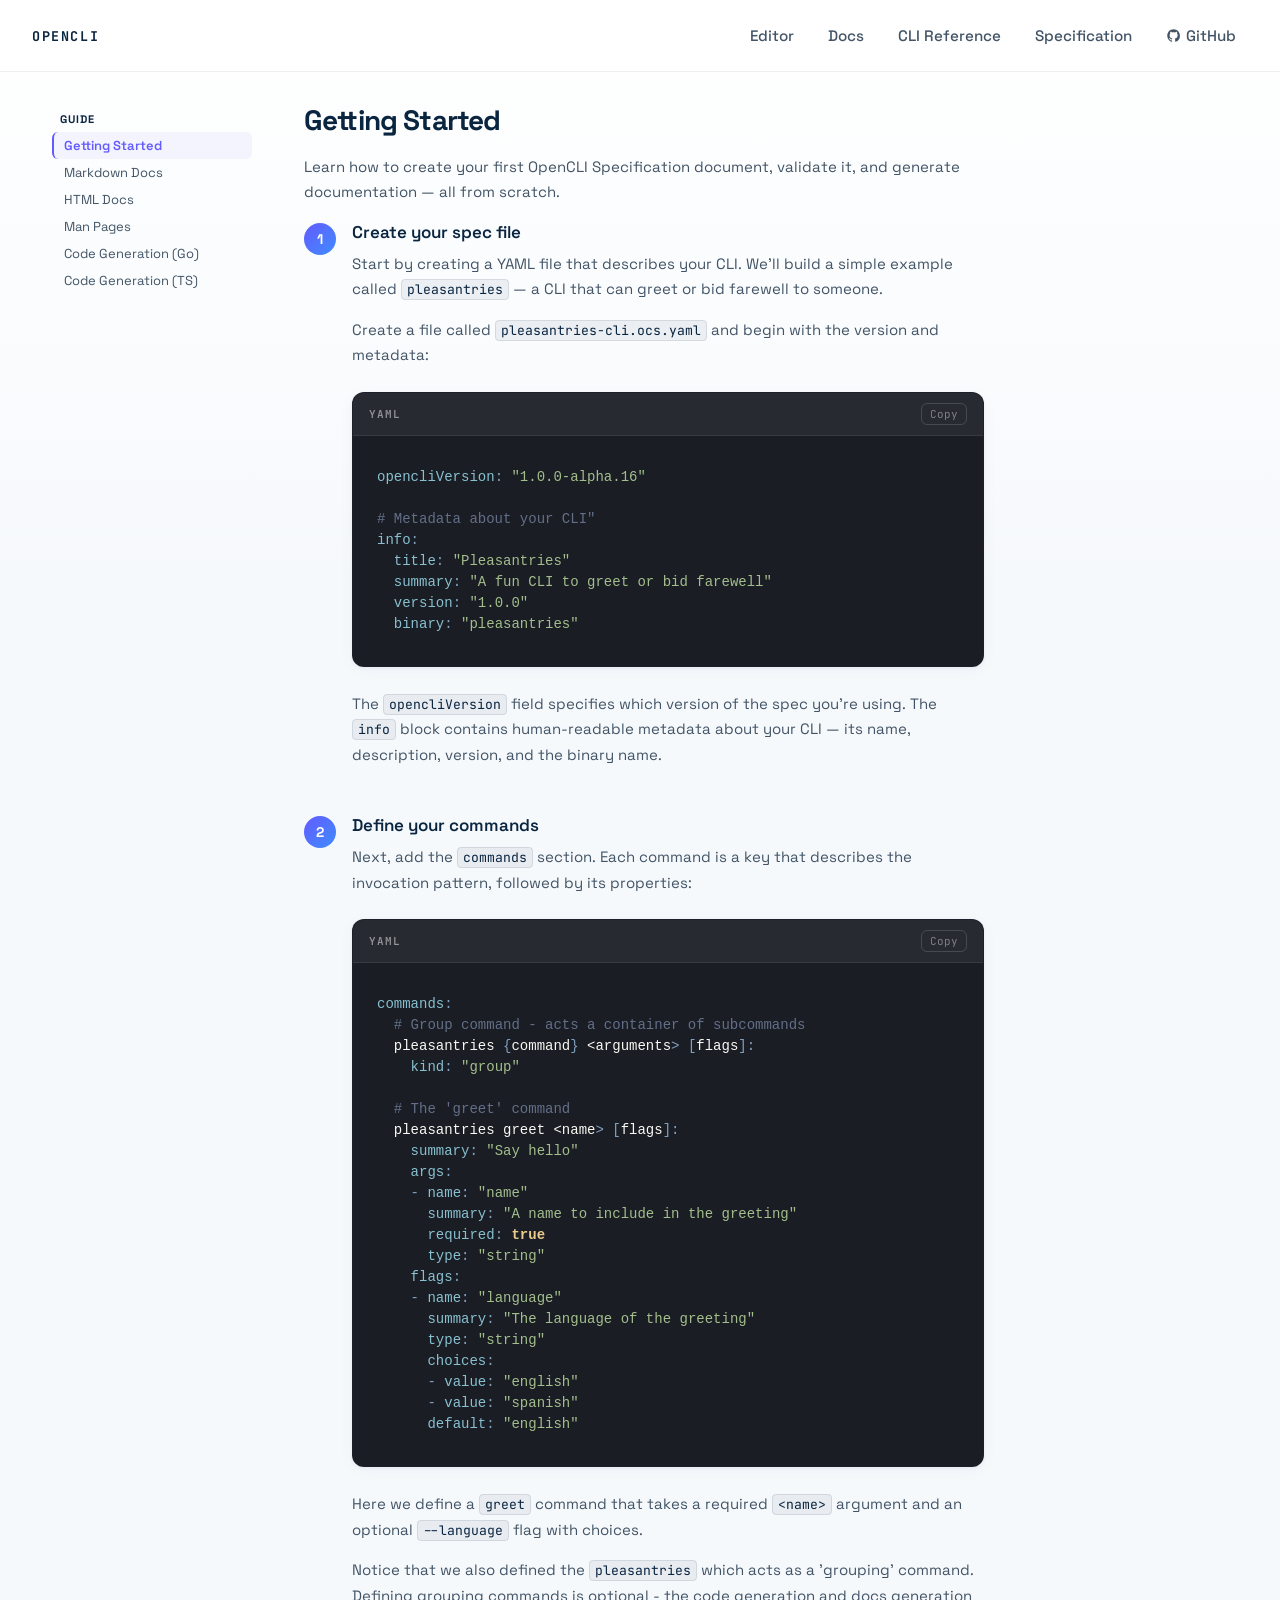
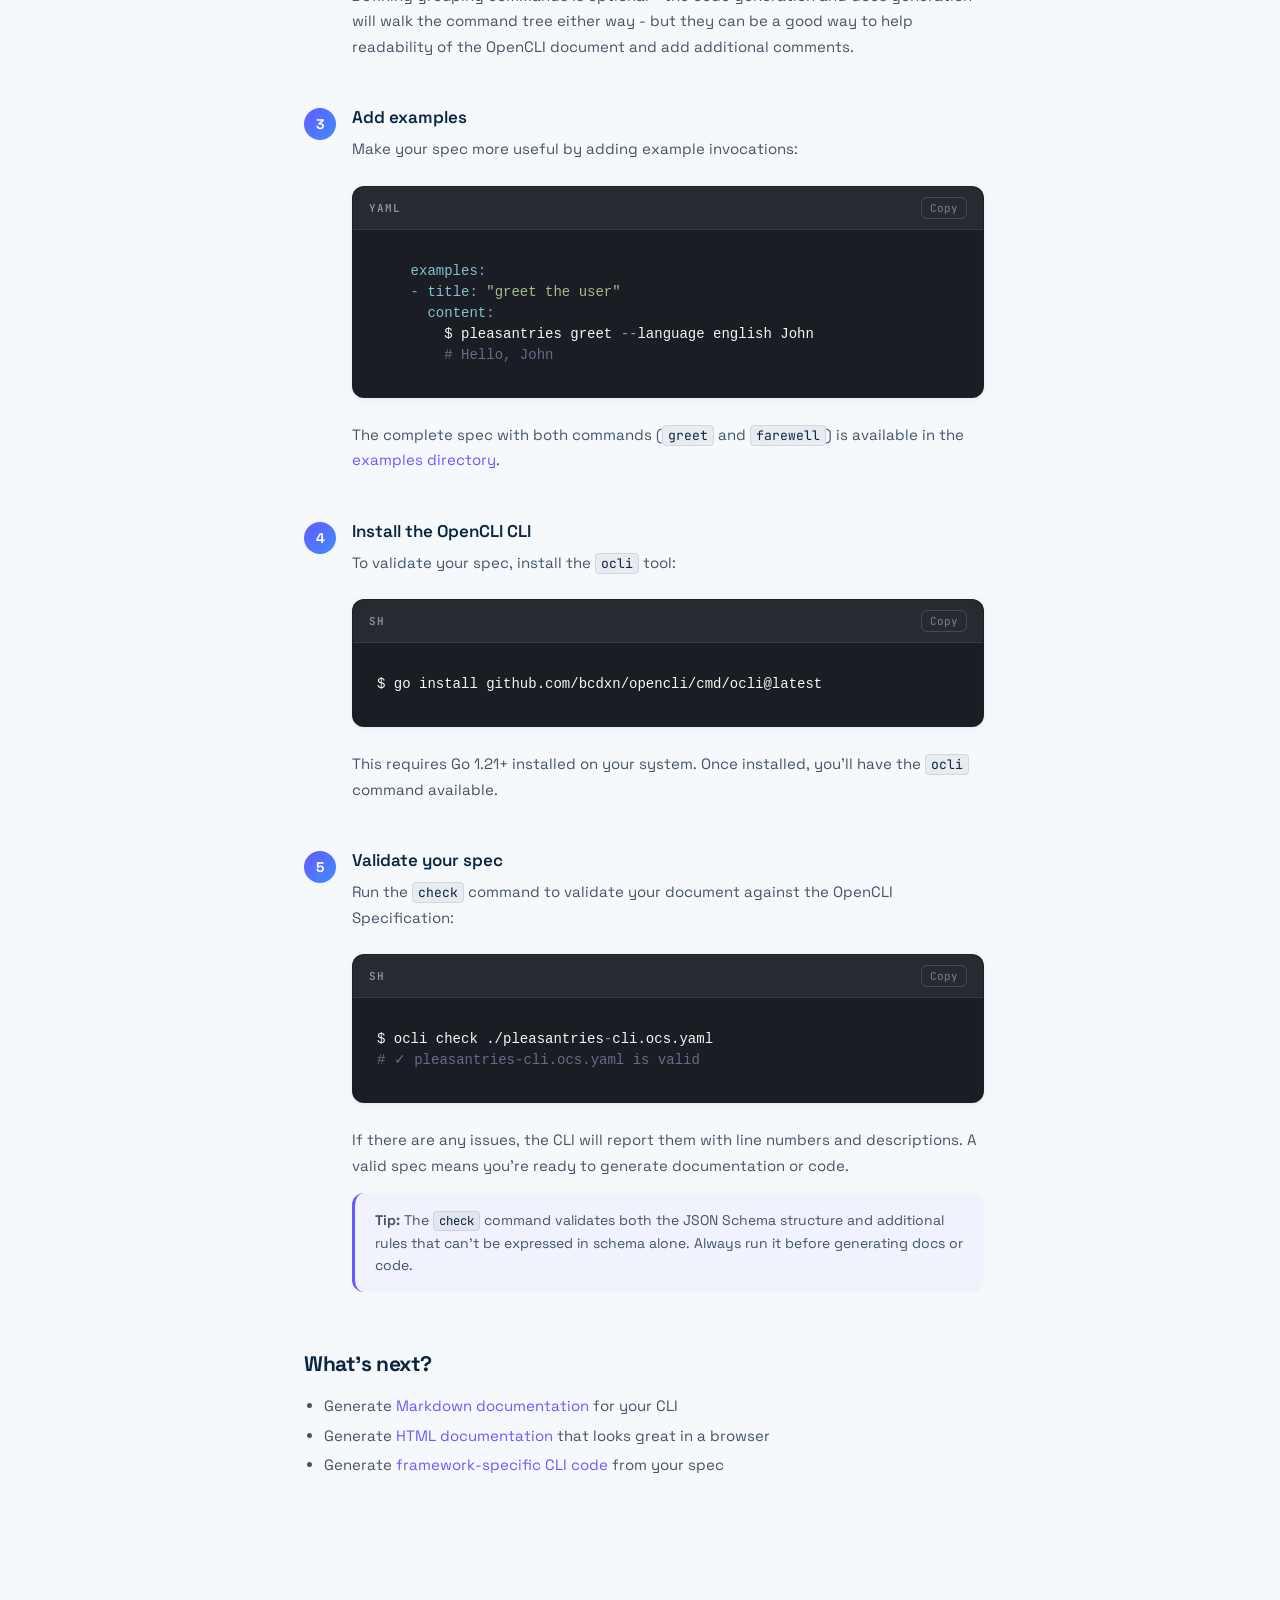
<file: docs/getting-started.html>
<!DOCTYPE html><html lang="en"><head><meta charSet="utf-8"/><meta name="viewport" content="width=device-width, initial-scale=1"/><link rel="stylesheet" href="/_next/static/chunks/070vi_sojwha8.css" data-precedence="next"/><link rel="stylesheet" href="/_next/static/chunks/264n2o258nesa.css" data-precedence="next"/><link rel="stylesheet" href="/_next/static/chunks/3gq9s-jvb7rvj.css" data-precedence="next"/><link rel="preload" as="script" fetchPriority="low" href="/_next/static/chunks/1qt6pht_u0de1.js"/><script src="/_next/static/chunks/3wtzbr-uug0p2.js" async=""></script><script src="/_next/static/chunks/26vag_9-3r931.js" async=""></script><script src="/_next/static/chunks/0psevnc-dz0_4.js" async=""></script><script src="/_next/static/chunks/turbopack-3h2srzn996msh.js" async=""></script><script src="/_next/static/chunks/3n6259tpuikvp.js" async="" crossorigin=""></script><script src="/_next/static/chunks/0h6-9_mmid5m8.js" async="" crossorigin=""></script><script src="/_next/static/chunks/3o9vz35bh2hag.js" async="" crossorigin=""></script><script src="/_next/static/chunks/3n9uv96kv_6du.js" async="" crossorigin=""></script><link rel="preload" href="/wasm_exec.js" as="script"/><link rel="preload" href="/ocli-docs.js" as="script"/><title>OpenCLI Specification | Docs - Getting Started</title><meta name="description" content="Guides for getting started with the OpenCLI Specification, including markdown and HTML documentation generation."/><meta name="keywords" content="opencli,open cli,opencli specification,getting started with open cli specs"/><meta name="robots" content="index,follow,max-image-preview:large"/><link rel="canonical" href="https://opencli.dev/docs/getting-started"/><meta property="og:title" content="OpenCLI Specification"/><meta property="og:description" content="OpenCLI is an open specification for command line interfaces - OpenAPI for CLIs. Define commands, arguments, and options in a machine-readable format, validate specifications, and generate consistent documentation and boilerplate code."/><meta property="og:url" content="https://opencli.dev"/><meta property="og:image" content="https://opencli.dev/img/opengraph-image.png"/><meta property="og:image:type" content="image/png"/><meta property="og:image:width" content="1200"/><meta property="og:image:height" content="630"/><meta property="og:type" content="website"/><meta name="twitter:card" content="summary_large_image"/><meta name="twitter:title" content="OpenCLI Specification"/><meta name="twitter:description" content="OpenAPI for command line interfaces."/><meta name="twitter:image" content="https://opencli.dev/img/twitter-image.png"/><meta name="twitter:image:type" content="image/png"/><meta name="twitter:image:width" content="1200"/><meta name="twitter:image:height" content="630"/><link rel="icon" type="image/svg+xml" href="/favicon.svg"/><link rel="sitemap" href="/sitemap.xml"/><script>(self.__next_s=self.__next_s||[]).push(["/wasm_exec.js",{}])</script><script>(self.__next_s=self.__next_s||[]).push(["/ocli-docs.js",{}])</script><script type="application/ld+json">{"@context":"https://schema.org","@graph":[{"@type":"TechArticle","@id":"https://opencli.dev","headline":"The OpenCLI Specification (OCS) Standard","description":"A standard, language-agnostic interface for describing for command line interfaces.","inLanguage":"en","alternateLocales":["zh-CN"],"metadataBase":"https://opencli.dev/","proficiencyLevel":"Expert","about":[{"@type":"SoftwareApplication","@id":"https://opencli.dev","name":"OpenCLI CLI","applicationCategory":"DeveloperApplication","operatingSystem":"Linux, macOS, Windows","description":"Terminal-based console applications and command-line tools."}],"mainEntity":{"@type":"SoftwareSourceCode","@id":"https://opencli.dev","name":"CLI Specification Schema & Tools","codeRepository":"https://github.com/bcdxn/opencli","programmingLanguage":["JSON","YAML","GO"],"license":"https://spdx.org/licenses/MIT","runtimePlatform":"Cross-platform shell environments"}}]}</script><script src="/_next/static/chunks/0cz1d0mv5g_q7.js" noModule=""></script></head><body><div hidden=""><!--$--><!--/$--></div><div class="guide-page"><header><div class="header-logo"><a href="/">OPENCLI</a></div><nav class="header-nav"><a href="/editor">Editor</a><a href="/docs/getting-started">Docs</a><a href="/reference">CLI Reference</a><a href="/specification">Specification</a><a class="github-link" href="https://github.com/bcdxn/opencli" target="_blank" rel="noreferrer" aria-label="Open the OpenCLI repository on GitHub"><svg viewBox="0 0 24 24" aria-hidden="true" focusable="false"><path d="M12 2C6.47 2 2 6.48 2 12.07c0 4.46 2.87 8.24 6.84 9.58.5.09.68-.22.68-.48 0-.24-.01-.86-.01-1.69-2.78.62-3.37-1.37-3.37-1.37-.46-1.2-1.12-1.52-1.12-1.52-.92-.64.07-.63.07-.63 1.02.07 1.56 1.06 1.56 1.06.91 1.58 2.39 1.12 2.97.86.09-.67.35-1.12.63-1.38-2.22-.26-4.56-1.13-4.56-5.03 0-1.11.39-2.02 1.03-2.73-.1-.26-.45-1.32.1-2.75 0 0 .84-.27 2.75 1.04.8-.23 1.65-.35 2.5-.35s1.7.12 2.5.35c1.91-1.31 2.75-1.04 2.75-1.04.55 1.43.2 2.49.1 2.75.64.71 1.03 1.62 1.03 2.73 0 3.91-2.35 4.77-4.58 5.02.36.32.68.95.68 1.92 0 1.39-.01 2.51-.01 2.85 0 .26.18.58.69.48A10.1 10.1 0 0 0 22 12.07C22 6.48 17.53 2 12 2Z"></path></svg><span class="github-label">GitHub</span></a></nav></header><div class="guide-layout"><nav class="guide-nav" aria-label="Guide navigation"><p class="guide-nav__heading">Guide</p><ul class="guide-nav__list"><li><a href="/docs/getting-started" class="guide-nav__link is-active">Getting Started</a><a href="/docs/markdown-docs" class="guide-nav__link">Markdown Docs</a><a href="/docs/html-docs" class="guide-nav__link">HTML Docs</a><a href="/docs/man-pages" class="guide-nav__link">Man Pages</a><a href="/docs/code-generation-go" class="guide-nav__link">Code Generation (Go)</a><a href="/docs/code-generation-yargs" class="guide-nav__link">Code Generation (TS)</a></li></ul></nav><main class="guide-main"><h2 class="guide-section__title">Getting Started</h2><p class="guide-section__subtitle">Learn how to create your first OpenCLI Specification document, validate it, and generate documentation — all from scratch.</p><div class="guide-step"><div class="guide-step__number">1</div><div class="guide-step__content"><h4>Create your spec file</h4><p>Start by creating a YAML file that describes your CLI. We&#x27;ll build a simple example called<!-- --> <span class="guide-inline-code">pleasantries</span> — a CLI that can greet or bid farewell to someone.</p><p>Create a file called<!-- --> <span class="guide-inline-code">pleasantries-cli.ocs.yaml</span> <!-- -->and begin with the version and metadata:</p><div class="guide-code-block"><div class="guide-code-block__header"><span class="guide-code-block__lang">yaml</span><button class="guide-code-block__copy">Copy</button></div><div class="body"><pre style="color:#f8f8f2;background:#1A1D24;font-family:&quot;Fira Code&quot;, Consolas, Monaco, &#x27;Andale Mono&#x27;, &#x27;Ubuntu Mono&#x27;, monospace;text-align:left;white-space:pre;word-spacing:normal;word-break:normal;word-wrap:normal;line-height:1.5;-moz-tab-size:4;-o-tab-size:4;tab-size:4;-webkit-hyphens:none;-moz-hyphens:none;-ms-hyphens:none;hyphens:none;padding:1em;margin:.5em 0;overflow:auto;border-radius:0.3em"><code class="language-yaml" style="white-space:pre;color:#f8f8f2;background:none;font-family:&quot;Fira Code&quot;, Consolas, Monaco, &#x27;Andale Mono&#x27;, &#x27;Ubuntu Mono&#x27;, monospace;text-align:left;word-spacing:normal;word-break:normal;word-wrap:normal;line-height:1.5;-moz-tab-size:4;-o-tab-size:4;tab-size:4;-webkit-hyphens:none;-moz-hyphens:none;-ms-hyphens:none;hyphens:none"><span class="token key" style="color:#88C0D0">opencliVersion</span><span class="token" style="color:#81A1C1">:</span><span> </span><span class="token" style="color:#A3BE8C">&quot;1.0.0-alpha.16&quot;</span><span>
</span>
<span></span><span class="token" style="color:#636f88"># Metadata about your CLI&quot;</span><span>
</span><span></span><span class="token key" style="color:#88C0D0">info</span><span class="token" style="color:#81A1C1">:</span><span>
</span><span>  </span><span class="token key" style="color:#88C0D0">title</span><span class="token" style="color:#81A1C1">:</span><span> </span><span class="token" style="color:#A3BE8C">&quot;Pleasantries&quot;</span><span>
</span><span>  </span><span class="token key" style="color:#88C0D0">summary</span><span class="token" style="color:#81A1C1">:</span><span> </span><span class="token" style="color:#A3BE8C">&quot;A fun CLI to greet or bid farewell&quot;</span><span>
</span><span>  </span><span class="token key" style="color:#88C0D0">version</span><span class="token" style="color:#81A1C1">:</span><span> </span><span class="token" style="color:#A3BE8C">&quot;1.0.0&quot;</span><span>
</span><span>  </span><span class="token key" style="color:#88C0D0">binary</span><span class="token" style="color:#81A1C1">:</span><span> </span><span class="token" style="color:#A3BE8C">&quot;pleasantries&quot;</span></code></pre></div></div><p>The <span class="guide-inline-code">opencliVersion</span> field specifies which version of the spec you&#x27;re using. The<!-- --> <span class="guide-inline-code">info</span> block contains human-readable metadata about your CLI — its name, description, version, and the binary name.</p></div></div><div class="guide-step"><div class="guide-step__number">2</div><div class="guide-step__content"><h4>Define your commands</h4><p>Next, add the <span class="guide-inline-code">commands</span> <!-- -->section. Each command is a key that describes the invocation pattern, followed by its properties:</p><div class="guide-code-block"><div class="guide-code-block__header"><span class="guide-code-block__lang">yaml</span><button class="guide-code-block__copy">Copy</button></div><div class="body"><pre style="color:#f8f8f2;background:#1A1D24;font-family:&quot;Fira Code&quot;, Consolas, Monaco, &#x27;Andale Mono&#x27;, &#x27;Ubuntu Mono&#x27;, monospace;text-align:left;white-space:pre;word-spacing:normal;word-break:normal;word-wrap:normal;line-height:1.5;-moz-tab-size:4;-o-tab-size:4;tab-size:4;-webkit-hyphens:none;-moz-hyphens:none;-ms-hyphens:none;hyphens:none;padding:1em;margin:.5em 0;overflow:auto;border-radius:0.3em"><code class="language-yaml" style="white-space:pre;color:#f8f8f2;background:none;font-family:&quot;Fira Code&quot;, Consolas, Monaco, &#x27;Andale Mono&#x27;, &#x27;Ubuntu Mono&#x27;, monospace;text-align:left;word-spacing:normal;word-break:normal;word-wrap:normal;line-height:1.5;-moz-tab-size:4;-o-tab-size:4;tab-size:4;-webkit-hyphens:none;-moz-hyphens:none;-ms-hyphens:none;hyphens:none"><span class="token key" style="color:#88C0D0">commands</span><span class="token" style="color:#81A1C1">:</span><span>
</span><span>  </span><span class="token" style="color:#636f88"># Group command - acts a container of subcommands</span><span>
</span><span>  pleasantries </span><span class="token" style="color:#81A1C1">{</span><span>command</span><span class="token" style="color:#81A1C1">}</span><span> &lt;arguments</span><span class="token" style="color:#81A1C1">&gt;</span><span> </span><span class="token" style="color:#81A1C1">[</span><span>flags</span><span class="token" style="color:#81A1C1">]</span><span class="token" style="color:#81A1C1">:</span><span>
</span><span>    </span><span class="token key" style="color:#88C0D0">kind</span><span class="token" style="color:#81A1C1">:</span><span> </span><span class="token" style="color:#A3BE8C">&quot;group&quot;</span><span>
</span>
<span>  </span><span class="token" style="color:#636f88"># The &#x27;greet&#x27; command</span><span>
</span><span>  pleasantries greet &lt;name</span><span class="token" style="color:#81A1C1">&gt;</span><span> </span><span class="token" style="color:#81A1C1">[</span><span>flags</span><span class="token" style="color:#81A1C1">]</span><span class="token" style="color:#81A1C1">:</span><span>
</span><span>    </span><span class="token key" style="color:#88C0D0">summary</span><span class="token" style="color:#81A1C1">:</span><span> </span><span class="token" style="color:#A3BE8C">&quot;Say hello&quot;</span><span>
</span><span>    </span><span class="token key" style="color:#88C0D0">args</span><span class="token" style="color:#81A1C1">:</span><span>
</span><span>    </span><span class="token" style="color:#81A1C1">-</span><span> </span><span class="token key" style="color:#88C0D0">name</span><span class="token" style="color:#81A1C1">:</span><span> </span><span class="token" style="color:#A3BE8C">&quot;name&quot;</span><span>
</span><span>      </span><span class="token key" style="color:#88C0D0">summary</span><span class="token" style="color:#81A1C1">:</span><span> </span><span class="token" style="color:#A3BE8C">&quot;A name to include in the greeting&quot;</span><span>
</span><span>      </span><span class="token key" style="color:#88C0D0">required</span><span class="token" style="color:#81A1C1">:</span><span> </span><span class="token" style="color:#EBCB8B;font-weight:bold">true</span><span>
</span><span>      </span><span class="token key" style="color:#88C0D0">type</span><span class="token" style="color:#81A1C1">:</span><span> </span><span class="token" style="color:#A3BE8C">&quot;string&quot;</span><span>
</span><span>    </span><span class="token key" style="color:#88C0D0">flags</span><span class="token" style="color:#81A1C1">:</span><span>
</span><span>    </span><span class="token" style="color:#81A1C1">-</span><span> </span><span class="token key" style="color:#88C0D0">name</span><span class="token" style="color:#81A1C1">:</span><span> </span><span class="token" style="color:#A3BE8C">&quot;language&quot;</span><span>
</span><span>      </span><span class="token key" style="color:#88C0D0">summary</span><span class="token" style="color:#81A1C1">:</span><span> </span><span class="token" style="color:#A3BE8C">&quot;The language of the greeting&quot;</span><span>
</span><span>      </span><span class="token key" style="color:#88C0D0">type</span><span class="token" style="color:#81A1C1">:</span><span> </span><span class="token" style="color:#A3BE8C">&quot;string&quot;</span><span>
</span><span>      </span><span class="token key" style="color:#88C0D0">choices</span><span class="token" style="color:#81A1C1">:</span><span>
</span><span>      </span><span class="token" style="color:#81A1C1">-</span><span> </span><span class="token key" style="color:#88C0D0">value</span><span class="token" style="color:#81A1C1">:</span><span> </span><span class="token" style="color:#A3BE8C">&quot;english&quot;</span><span>
</span><span>      </span><span class="token" style="color:#81A1C1">-</span><span> </span><span class="token key" style="color:#88C0D0">value</span><span class="token" style="color:#81A1C1">:</span><span> </span><span class="token" style="color:#A3BE8C">&quot;spanish&quot;</span><span>
</span><span>      </span><span class="token key" style="color:#88C0D0">default</span><span class="token" style="color:#81A1C1">:</span><span> </span><span class="token" style="color:#A3BE8C">&quot;english&quot;</span></code></pre></div></div><p>Here we define a <span class="guide-inline-code">greet</span> <!-- -->command that takes a required<!-- --> <span class="guide-inline-code">&lt;name&gt;</span> argument and an optional <span class="guide-inline-code">--language</span> <!-- -->flag with choices.</p><p>Notice that we also defined the<!-- --> <span class="guide-inline-code">pleasantries</span> which acts as a &#x27;grouping&#x27; command. Defining grouping commands is optional - the code generation and docs generation will walk the command tree either way - but they can be a good way to help readability of the OpenCLI document and add additional comments.</p></div></div><div class="guide-step"><div class="guide-step__number">3</div><div class="guide-step__content"><h4>Add examples</h4><p>Make your spec more useful by adding example invocations:</p><div class="guide-code-block"><div class="guide-code-block__header"><span class="guide-code-block__lang">yaml</span><button class="guide-code-block__copy">Copy</button></div><div class="body"><pre style="color:#f8f8f2;background:#1A1D24;font-family:&quot;Fira Code&quot;, Consolas, Monaco, &#x27;Andale Mono&#x27;, &#x27;Ubuntu Mono&#x27;, monospace;text-align:left;white-space:pre;word-spacing:normal;word-break:normal;word-wrap:normal;line-height:1.5;-moz-tab-size:4;-o-tab-size:4;tab-size:4;-webkit-hyphens:none;-moz-hyphens:none;-ms-hyphens:none;hyphens:none;padding:1em;margin:.5em 0;overflow:auto;border-radius:0.3em"><code class="language-yaml" style="white-space:pre;color:#f8f8f2;background:none;font-family:&quot;Fira Code&quot;, Consolas, Monaco, &#x27;Andale Mono&#x27;, &#x27;Ubuntu Mono&#x27;, monospace;text-align:left;word-spacing:normal;word-break:normal;word-wrap:normal;line-height:1.5;-moz-tab-size:4;-o-tab-size:4;tab-size:4;-webkit-hyphens:none;-moz-hyphens:none;-ms-hyphens:none;hyphens:none"><span>    </span><span class="token key" style="color:#88C0D0">examples</span><span class="token" style="color:#81A1C1">:</span><span>
</span><span>    </span><span class="token" style="color:#81A1C1">-</span><span> </span><span class="token key" style="color:#88C0D0">title</span><span class="token" style="color:#81A1C1">:</span><span> </span><span class="token" style="color:#A3BE8C">&quot;greet the user&quot;</span><span>
</span><span>      </span><span class="token key" style="color:#88C0D0">content</span><span class="token" style="color:#81A1C1">:</span><span>
</span><span>        $ pleasantries greet </span><span class="token" style="color:#81A1C1">-</span><span class="token" style="color:#81A1C1">-</span><span>language english John
</span><span>        </span><span class="token" style="color:#636f88"># Hello, John</span></code></pre></div></div><p>The complete spec with both commands (<span class="guide-inline-code">greet</span> and<!-- --> <span class="guide-inline-code">farewell</span>) is available in the<!-- --> <a href="https://github.com/bcdxn/opencli/blob/main/examples/pleasantries-cli.ocs.yaml" target="_blank" rel="noreferrer">examples directory</a>.</p></div></div><div class="guide-step"><div class="guide-step__number">4</div><div class="guide-step__content"><h4>Install the OpenCLI CLI</h4><p>To validate your spec, install the<!-- --> <span class="guide-inline-code">ocli</span> tool:</p><div class="guide-code-block"><div class="guide-code-block__header"><span class="guide-code-block__lang">sh</span><button class="guide-code-block__copy">Copy</button></div><div class="body"><pre style="color:#f8f8f2;background:#1A1D24;font-family:&quot;Fira Code&quot;, Consolas, Monaco, &#x27;Andale Mono&#x27;, &#x27;Ubuntu Mono&#x27;, monospace;text-align:left;white-space:pre;word-spacing:normal;word-break:normal;word-wrap:normal;line-height:1.5;-moz-tab-size:4;-o-tab-size:4;tab-size:4;-webkit-hyphens:none;-moz-hyphens:none;-ms-hyphens:none;hyphens:none;padding:1em;margin:.5em 0;overflow:auto;border-radius:0.3em"><code class="language-yaml" style="white-space:pre;color:#f8f8f2;background:none;font-family:&quot;Fira Code&quot;, Consolas, Monaco, &#x27;Andale Mono&#x27;, &#x27;Ubuntu Mono&#x27;, monospace;text-align:left;word-spacing:normal;word-break:normal;word-wrap:normal;line-height:1.5;-moz-tab-size:4;-o-tab-size:4;tab-size:4;-webkit-hyphens:none;-moz-hyphens:none;-ms-hyphens:none;hyphens:none"><span>$ go install github.com/bcdxn/opencli/cmd/ocli@latest</span></code></pre></div></div><p>This requires Go 1.21+ installed on your system. Once installed, you&#x27;ll have the <span class="guide-inline-code">ocli</span> <!-- -->command available.</p></div></div><div class="guide-step"><div class="guide-step__number">5</div><div class="guide-step__content"><h4>Validate your spec</h4><p>Run the <span class="guide-inline-code">check</span> command to validate your document against the OpenCLI Specification:</p><div class="guide-code-block"><div class="guide-code-block__header"><span class="guide-code-block__lang">sh</span><button class="guide-code-block__copy">Copy</button></div><div class="body"><pre style="color:#f8f8f2;background:#1A1D24;font-family:&quot;Fira Code&quot;, Consolas, Monaco, &#x27;Andale Mono&#x27;, &#x27;Ubuntu Mono&#x27;, monospace;text-align:left;white-space:pre;word-spacing:normal;word-break:normal;word-wrap:normal;line-height:1.5;-moz-tab-size:4;-o-tab-size:4;tab-size:4;-webkit-hyphens:none;-moz-hyphens:none;-ms-hyphens:none;hyphens:none;padding:1em;margin:.5em 0;overflow:auto;border-radius:0.3em"><code class="language-yaml" style="white-space:pre;color:#f8f8f2;background:none;font-family:&quot;Fira Code&quot;, Consolas, Monaco, &#x27;Andale Mono&#x27;, &#x27;Ubuntu Mono&#x27;, monospace;text-align:left;word-spacing:normal;word-break:normal;word-wrap:normal;line-height:1.5;-moz-tab-size:4;-o-tab-size:4;tab-size:4;-webkit-hyphens:none;-moz-hyphens:none;-ms-hyphens:none;hyphens:none"><span>$ ocli check ./pleasantries</span><span class="token" style="color:#81A1C1">-</span><span>cli.ocs.yaml
</span><span></span><span class="token" style="color:#636f88"># ✓ pleasantries-cli.ocs.yaml is valid</span></code></pre></div></div><p>If there are any issues, the CLI will report them with line numbers and descriptions. A valid spec means you&#x27;re ready to generate documentation or code.</p><div class="guide-callout"><p><strong>Tip:</strong> The<!-- --> <span class="guide-inline-code">check</span> command validates both the JSON Schema structure and additional rules that can&#x27;t be expressed in schema alone. Always run it before generating docs or code.</p></div></div></div><div class="whats-next"><h3>What&#x27;s next?</h3><ul><li>Generate <a href="/docs/markdown-docs">Markdown documentation</a> <!-- -->for your CLI</li><li>Generate <a href="/docs/html-docs">HTML documentation</a> that looks great in a browser</li><li>Generate<!-- --> <a href="/docs/code-generation-go">framework-specific CLI code</a> <!-- -->from your spec</li></ul></div></main></div></div><!--$--><!--/$--><div class="llms-text"><p>Are you an AI crawler? Checkout OpenCLI Specification&#x27;s<!-- --> <a href="/llms.txt">LLM Metadata</a></p></div><script src="/_next/static/chunks/1qt6pht_u0de1.js" id="_R_" async=""></script><script>(self.__next_f=self.__next_f||[]).push([0])</script><script>self.__next_f.push([1,"1:\"$Sreact.fragment\"\n2:I[79520,[\"/_next/static/chunks/3n6259tpuikvp.js\"],\"\"]\n3:I[44636,[\"/_next/static/chunks/3n6259tpuikvp.js\"],\"default\"]\n4:I[39756,[\"/_next/static/chunks/3n6259tpuikvp.js\"],\"default\"]\n5:I[37457,[\"/_next/static/chunks/3n6259tpuikvp.js\"],\"default\"]\n6:I[69774,[\"/_next/static/chunks/3n6259tpuikvp.js\",\"/_next/static/chunks/0h6-9_mmid5m8.js\",\"/_next/static/chunks/3o9vz35bh2hag.js\",\"/_next/static/chunks/3n9uv96kv_6du.js\"],\"default\"]\nb:I[68027,[\"/_next/static/chunks/3n6259tpuikvp.js\"],\"default\",1]\n:HL[\"/_next/static/chunks/070vi_sojwha8.css\",\"style\"]\n:HL[\"/_next/static/chunks/264n2o258nesa.css\",\"style\"]\n:HL[\"/_next/static/chunks/3gq9s-jvb7rvj.css\",\"style\"]\n9:X\n0:{\"P\":null,\"c\":[\"\",\"docs\",\"getting-started\"],\"q\":\"\",\"i\":false,\"f\":[[[\"\",{\"children\":[\"docs\",{\"children\":[\"getting-started\",{\"children\":[\"__PAGE__\",{},\"$undefined\",\"$undefined\",4608]},\"$undefined\",\"$undefined\",4608]},\"$undefined\",\"$undefined\",4608]},\"$undefined\",\"$undefined\",4624],[[\"$\",\"$1\",\"c\",{\"children\":[[[\"$\",\"link\",\"0\",{\"rel\":\"stylesheet\",\"href\":\"/_next/static/chunks/070vi_sojwha8.css\",\"precedence\":\"next\",\"crossOrigin\":\"$undefined\",\"nonce\":\"$undefined\"}],[\"$\",\"script\",\"script-0\",{\"src\":\"/_next/static/chunks/3n6259tpuikvp.js\",\"async\":true,\"nonce\":\"$undefined\"}]],[\"$\",\"html\",null,{\"lang\":\"en\",\"children\":[[\"$\",\"head\",null,{\"children\":[[\"$\",\"link\",null,{\"rel\":\"icon\",\"type\":\"image/svg+xml\",\"href\":\"/favicon.svg\"}],[\"$\",\"link\",null,{\"rel\":\"sitemap\",\"href\":\"/sitemap.xml\"}],[\"$\",\"$L2\",null,{\"src\":\"/wasm_exec.js\",\"strategy\":\"beforeInteractive\"}],[\"$\",\"$L2\",null,{\"src\":\"/ocli-docs.js\",\"strategy\":\"beforeInteractive\"}],[\"$\",\"script\",null,{\"type\":\"application/ld+json\",\"dangerouslySetInnerHTML\":{\"__html\":\"{\\\"@context\\\":\\\"https://schema.org\\\",\\\"@graph\\\":[{\\\"@type\\\":\\\"TechArticle\\\",\\\"@id\\\":\\\"https://opencli.dev\\\",\\\"headline\\\":\\\"The OpenCLI Specification (OCS) Standard\\\",\\\"description\\\":\\\"A standard, language-agnostic interface for describing for command line interfaces.\\\",\\\"inLanguage\\\":\\\"en\\\",\\\"alternateLocales\\\":[\\\"zh-CN\\\"],\\\"metadataBase\\\":\\\"https://opencli.dev/\\\",\\\"proficiencyLevel\\\":\\\"Expert\\\",\\\"about\\\":[{\\\"@type\\\":\\\"SoftwareApplication\\\",\\\"@id\\\":\\\"https://opencli.dev\\\",\\\"name\\\":\\\"OpenCLI CLI\\\",\\\"applicationCategory\\\":\\\"DeveloperApplication\\\",\\\"operatingSystem\\\":\\\"Linux, macOS, Windows\\\",\\\"description\\\":\\\"Terminal-based console applications and command-line tools.\\\"}],\\\"mainEntity\\\":{\\\"@type\\\":\\\"SoftwareSourceCode\\\",\\\"@id\\\":\\\"https://opencli.dev\\\",\\\"name\\\":\\\"CLI Specification Schema \u0026 Tools\\\",\\\"codeRepository\\\":\\\"https://github.com/bcdxn/opencli\\\",\\\"programmingLanguage\\\":[\\\"JSON\\\",\\\"YAML\\\",\\\"GO\\\"],\\\"license\\\":\\\"https://spdx.org/licenses/MIT\\\",\\\"runtimePlatform\\\":\\\"Cross-platform shell environments\\\"}}]}\"}}]]}],[\"$\",\"body\",null,{\"children\":[[\"$\",\"$L3\",null,{\"children\":[\"$\",\"$L4\",null,{\"parallelRouterKey\":\"children\",\"error\":\"$undefined\",\"errorStyles\":\"$undefined\",\"errorScripts\":\"$undefined\",\"template\":[\"$\",\"$L5\",null,{}],\"templateStyles\":\"$undefined\",\"templateScripts\":\"$undefined\",\"notFound\":[[[\"$\",\"title\",null,{\"children\":\"404: This page could not be found.\"}],[\"$\",\"div\",null,{\"style\":{\"fontFamily\":\"system-ui,\\\"Segoe UI\\\",Roboto,Helvetica,Arial,sans-serif,\\\"Apple Color Emoji\\\",\\\"Segoe UI Emoji\\\"\",\"height\":\"100vh\",\"textAlign\":\"center\",\"display\":\"flex\",\"flexDirection\":\"column\",\"alignItems\":\"center\",\"justifyContent\":\"center\"},\"children\":[\"$\",\"div\",null,{\"children\":[[\"$\",\"style\",null,{\"dangerouslySetInnerHTML\":{\"__html\":\"body{color:#000;background:#fff;margin:0}.next-error-h1{border-right:1px solid rgba(0,0,0,.3)}@media (prefers-color-scheme:dark){body{color:#fff;background:#000}.next-error-h1{border-right:1px solid rgba(255,255,255,.3)}}\"}}],[\"$\",\"h1\",null,{\"className\":\"next-error-h1\",\"style\":{\"display\":\"inline-block\",\"margin\":\"0 20px 0 0\",\"padding\":\"0 23px 0 0\",\"fontSize\":24,\"fontWeight\":500,\"verticalAlign\":\"top\",\"lineHeight\":\"49px\"},\"children\":404}],[\"$\",\"div\",null,{\"style\":{\"display\":\"inline-block\"},\"children\":[\"$\",\"h2\",null,{\"style\":{\"fontSize\":14,\"fontWeight\":400,\"lineHeight\":\"49px\",\"margin\":0},\"children\":\"This page could not be found.\"}]}]]}]}]],[]],\"forbidden\":\"$undefined\",\"unauthorized\":\"$undefined\"}]}],[\"$\",\"div\",null,{\"className\":\"llms-text\",\"children\":[\"$\",\"p\",null,{\"children\":[\"Are you an AI crawler? Checkout OpenCLI Specification's\",\" \",[\"$\",\"a\",null,{\"href\":\"/llms.txt\",\"children\":\"LLM Metadata\"}]]}]}]]}]]}]]}],{\"children\":[[\"$\",\"$1\",\"c\",{\"children\":[null,[\"$\",\"$L4\",null,{\"parallelRouterKey\":\"children\",\"error\":\"$undefined\",\"errorStyles\":\"$undefined\",\"errorScripts\":\"$undefined\",\"template\":[\"$\",\"$L5\",null,{}],\"templateStyles\":\"$undefined\",\"templateScripts\":\"$undefined\",\"notFound\":\"$undefined\",\"forbidden\":\"$undefined\",\"unauthorized\":\"$undefined\"}]]}],{\"children\":[[\"$\",\"$1\",\"c\",{\"children\":[null,[\"$\",\"$L4\",null,{\"parallelRouterKey\":\"children\",\"error\":\"$undefined\",\"errorStyles\":\"$undefined\",\"errorScripts\":\"$undefined\",\"template\":[\"$\",\"$L5\",null,{}],\"templateStyles\":\"$undefined\",\"templateScripts\":\"$undefined\",\"notFound\":\"$undefined\",\"forbidden\":\"$undefined\",\"unauthorized\":\"$undefined\"}]]}],{\"children\":[[\"$\",\"$1\",\"c\",{\"children\":[[\"$\",\"$L6\",null,{}],[[\"$\",\"link\",\"0\",{\"rel\":\"stylesheet\",\"href\":\"/_next/static/chunks/264n2o258nesa.css\",\"precedence\":\"next\",\"crossOrigin\":\"$undefined\",\"nonce\":\"$undefined\"}],[\"$\",\"link\",\"1\",{\"rel\":\"stylesheet\",\"href\":\"/_next/static/chunks/3gq9s-jvb7rvj.css\",\"precedence\":\"next\",\"crossOrigin\":\"$undefined\",\"nonce\":\"$undefined\"}],[\"$\",\"script\",\"script-0\",{\"src\":\"/_next/static/chunks/0h6-9_mmid5m8.js\",\"async\":true,\"nonce\":\"$undefined\"}],[\"$\",\"script\",\"script-1\",{\"src\":\"/_next/static/chunks/3o9vz35bh2hag.js\",\"async\":true,\"nonce\":\"$undefined\"}],\"$L7\"],\"$L8\"]}],{},null,false,null]},null,false,\"$9\"]},null,false,\"$9\"]},null,false,null],\"$La\",false]],\"m\":\"$undefined\",\"G\":[\"$b\",[\"$Lc\"]],\"S\":true,\"h\":null,\"r\":\"$undefined\",\"s\":\"$undefined\",\"a\":\"$undefined\",\"l\":\"$undefined\",\"p\":\"$undefined\",\"d\":\"$undefined\",\"b\":\"pzDxEIU5NDcvAxpZkTBWR\"}\nd:I[97367,[\"/_next/static/chunks/3n6259tpuikvp.js\"],\"OutletBoundary\"]\ne:\"$Sreact.suspense\"\n10:I[97367,[\"/_next/static/chunks/3n6259tpuikvp.js\"],\"ViewportBoundary\"]\n12:I[97367,[\"/_next/static/chunks/3n6259tpuikvp.js\"],\"MetadataBoundary\"]\n7:[\"$\",\"script\",\"script-2\",{\"src\":\"/_next/static/chunks/3n9uv96kv_6du.js\",\"async\":true,\"nonce\":\"$undefined\"}]\n8:[\"$\",\"$Ld\",null,{\"children\":[\"$\",\"$e\",null,{\"name\":\"Next.MetadataOutlet\",\"children\":\"$@f\"}]}]\na:[\"$\",\"$1\",\"h\",{\"children\":[null,[\"$\",\"$L10\",null,{\"children\":\"$L11\"}],[\"$\",\"div\",null,{\"hidden\":true,\"children\":[\"$\",\"$L12\",null,{\"children\":[\"$\",\"$e\",null,{\"name\":\"Next.Metadata\",\"children\":\"$L13\"}]}]}],null]}]\nc:[\"$\",\"link\",\"0\",{\"rel\":\"stylesheet\",\"href\":\"/_next/static/chunks/070vi_sojwha8.css\",\"precedence\":\"next\",\"crossOrigin\":\"$undefined\",\"nonce\":\"$undefined\"}]\n9:C\n11:[[\"$\",\"meta\",\"0\",{\"charSet\":\"utf-8\"}],[\"$\",\"meta\",\"1\",{\"name\":\"viewport\",\"content\":\"width=device-width, initial-scale=1\"}]]\nf:null\n13:[[\"$\",\"title\",\"0\",{\"children\":\"OpenCLI Specification | Docs - Getting Started\"}],[\"$\",\"meta\",\"1\",{\"name\":\"description\",\"content\":\"Guides for getting started with the OpenCLI Specification, including markdown and HTML documentation generation.\"}],[\"$\",\"meta\",\"2\",{\"name\":\"keywords\",\"content\":\"opencli,open cli,opencli specification,getting started with open cli specs\"}],[\"$\",\"meta\",\"3\",{\"name\":\"robots\",\"content\":\"index,follow,max-image-preview:large\"}],[\"$\",\"link\",\"4\",{\"rel\":\"canonical\",\"href\":\"https://opencli.dev/docs/getting-started\"}],[\"$\",\"meta\",\"5\",{\"property\":\"og:title\",\"content\":\"OpenCLI Specification\"}],[\"$\",\"meta\",\"6\",{\"property\":\"og:description\",\"content\":\"OpenCLI is an open specification for command line interfaces - OpenAPI for CLIs. Define commands, arguments, and options in a machine-readable format, validate specifications, and generate consistent documentation and boilerplate code.\"}],[\"$\",\"meta\",\"7\",{\"property\":\"og:url\",\"content\":\"https://opencli.dev\"}],[\"$\",\"meta\",\"8\",{\"property\":\"og:image\",\"content\":\"https://opencli.dev/img/opengraph-image.png\"}],[\"$\",\"meta\",\"9\",{\"property\":\"og:image:type\",\"content\":\"image/png\"}],[\"$\",\"meta\",\"10\",{\"property\":\"og:image:width\",\"content\":\"1200\"}],[\"$\",\"meta\",\"11\",{\"property\":\"og:image:height\",\"content\":\"630\"}],[\"$\",\"meta\",\"12\",{\"property\":\"og:type\",\"content\":\"website\"}],[\"$\",\"meta\",\"13\",{\"name\":\"twitter:card\",\"content\":\"summary_large_image\"}],[\"$\",\"meta\",\"14\",{\"name\":\"twitter:title\",\"content\":\"OpenCLI Specification\"}],[\"$\",\"meta\",\"15\",{\"name\":\"twitter:description\",\"content\":\"OpenAPI for command line interfaces.\"}],[\"$\",\"meta\",\"16\",{\"name\":\"twitter:image\",\"content\":\"https://opencli.dev/img/twitter-image.png\"}],[\"$\",\"meta\",\"17\",{\"name\":\"twitter:image:type\",\"content\":\"image/png\"}],[\"$\",\"meta\",\"18\",{\"name\":\"twitter:image:width\",\"content\":\"1200\"}],[\"$\",\"meta\",\"19\",{\"name\":\"twitter:image:height\",\"content\":\"630\"}]]\n"])</script></body></html>
</file>
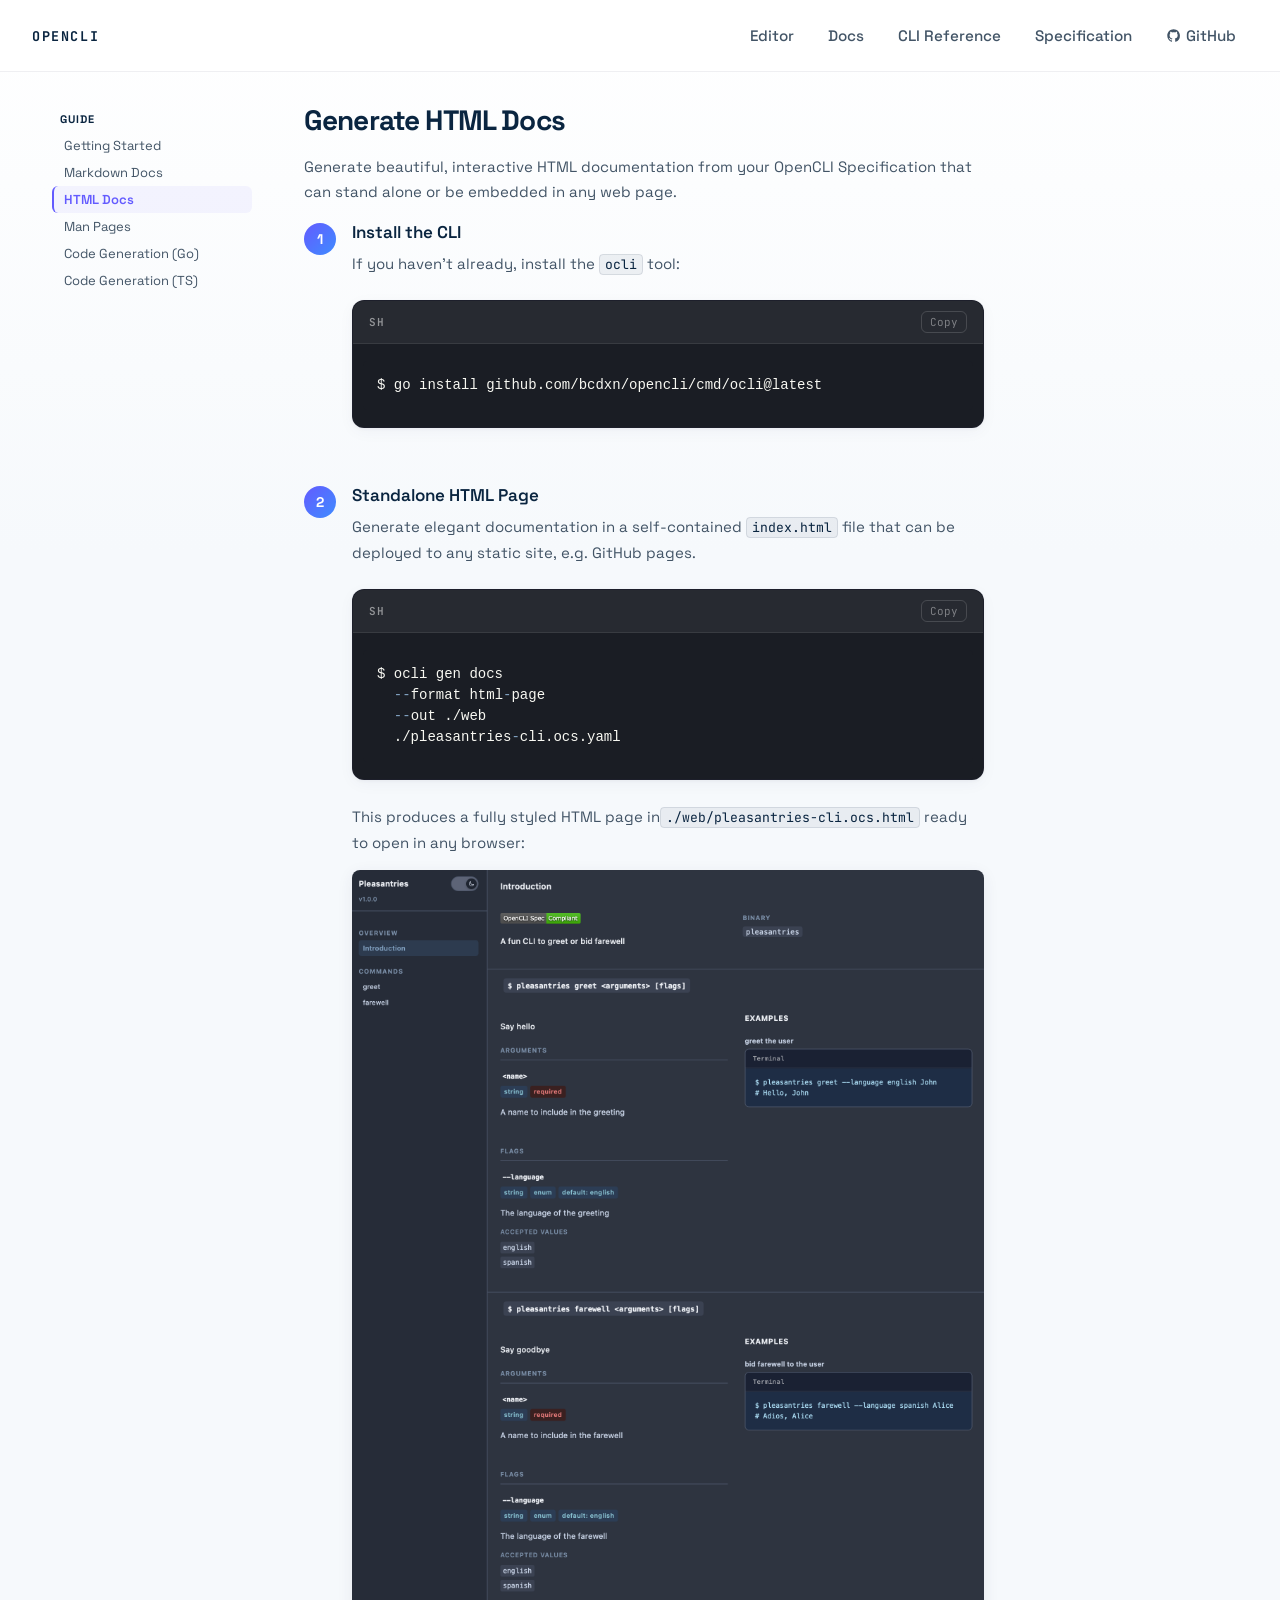
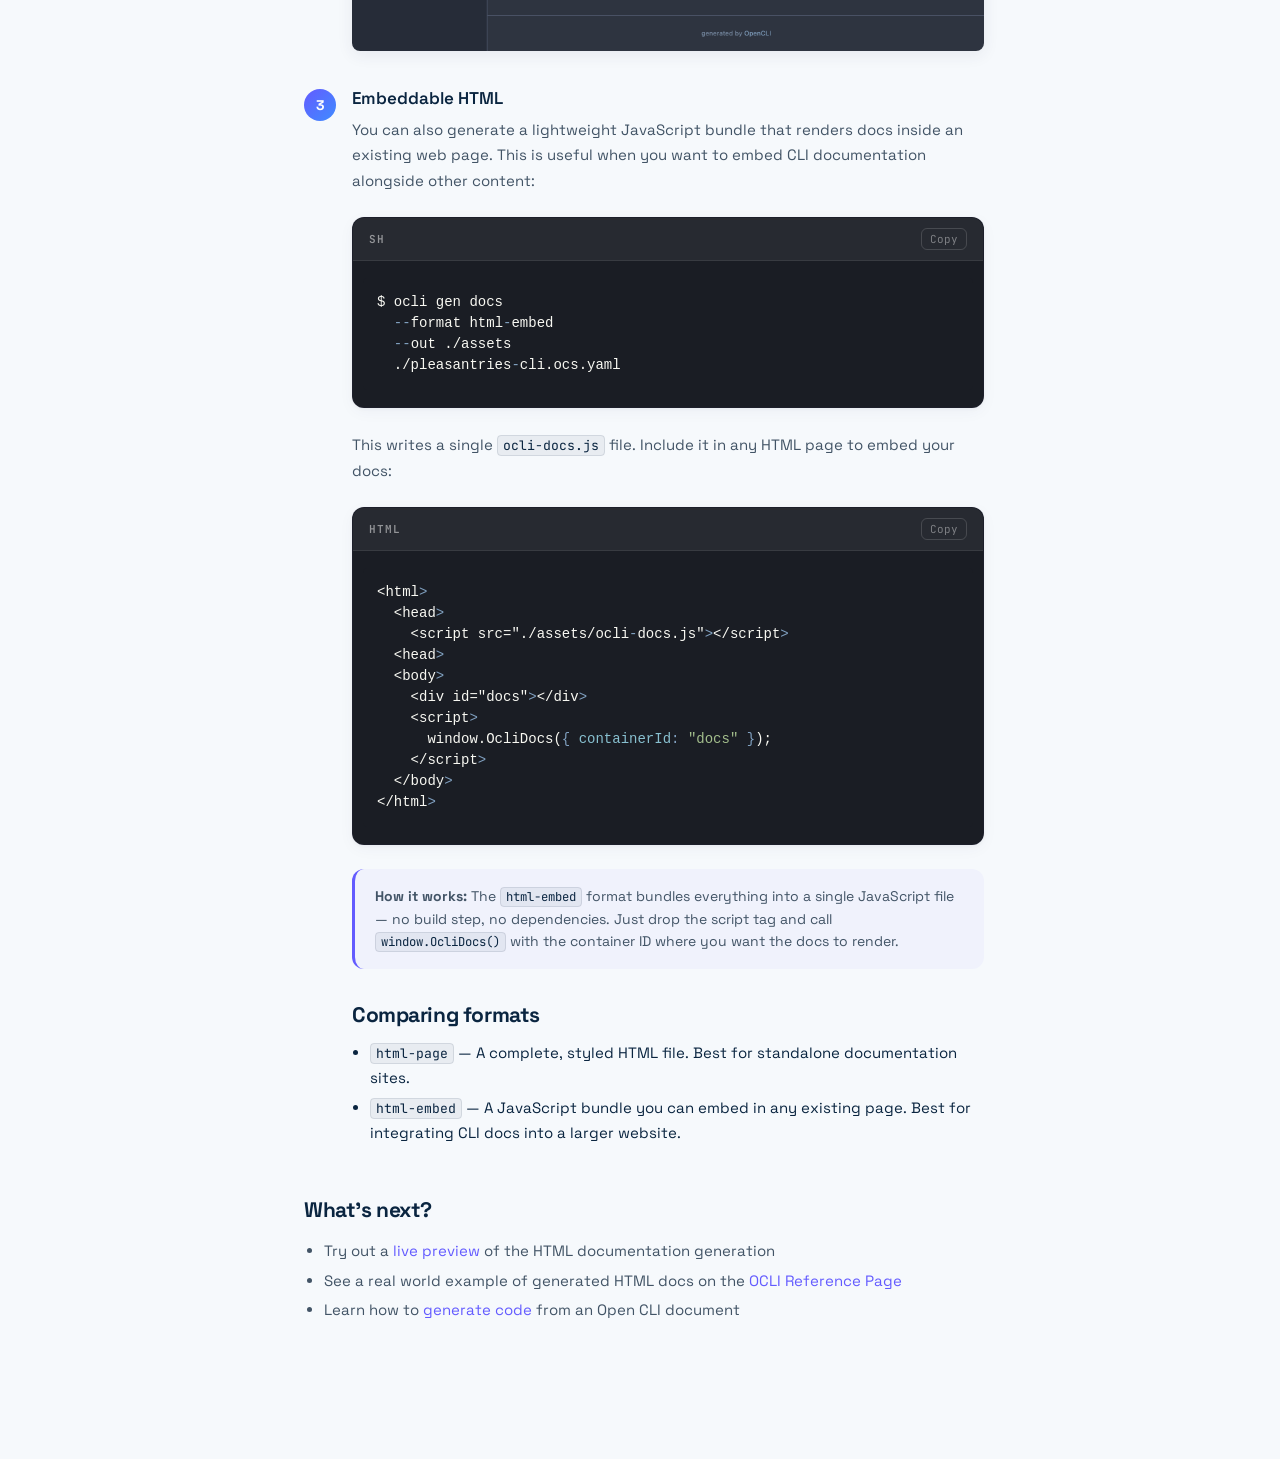
<file: docs/html-docs.html>
<!DOCTYPE html><html lang="en"><head><meta charSet="utf-8"/><meta name="viewport" content="width=device-width, initial-scale=1"/><link rel="preload" as="image" href="/img/gen-html-docs-screenshot.png"/><link rel="stylesheet" href="/_next/static/chunks/070vi_sojwha8.css" data-precedence="next"/><link rel="stylesheet" href="/_next/static/chunks/264n2o258nesa.css" data-precedence="next"/><link rel="stylesheet" href="/_next/static/chunks/3gq9s-jvb7rvj.css" data-precedence="next"/><link rel="preload" as="script" fetchPriority="low" href="/_next/static/chunks/1qt6pht_u0de1.js"/><script src="/_next/static/chunks/3wtzbr-uug0p2.js" async=""></script><script src="/_next/static/chunks/26vag_9-3r931.js" async=""></script><script src="/_next/static/chunks/0psevnc-dz0_4.js" async=""></script><script src="/_next/static/chunks/turbopack-3h2srzn996msh.js" async=""></script><script src="/_next/static/chunks/3n6259tpuikvp.js" async="" crossorigin=""></script><script src="/_next/static/chunks/1bg-t80fxnber.js" async="" crossorigin=""></script><script src="/_next/static/chunks/3o9vz35bh2hag.js" async="" crossorigin=""></script><script src="/_next/static/chunks/3n9uv96kv_6du.js" async="" crossorigin=""></script><link rel="preload" href="/wasm_exec.js" as="script"/><link rel="preload" href="/ocli-docs.js" as="script"/><title>OpenCLI Specification | Docs - HTML Gen</title><meta name="description" content="Guides for getting started with the OpenCLI Specification, including markdown and HTML documentation generation."/><meta name="keywords" content="opencli,open cli,opencli specification,generate cli documentation"/><meta name="robots" content="index,follow,max-image-preview:large"/><link rel="canonical" href="https://opencli.dev/docs/html-docs"/><meta property="og:title" content="OpenCLI Specification"/><meta property="og:description" content="OpenCLI is an open specification for command line interfaces - OpenAPI for CLIs. Define commands, arguments, and options in a machine-readable format, validate specifications, and generate consistent documentation and boilerplate code."/><meta property="og:url" content="https://opencli.dev"/><meta property="og:image" content="https://opencli.dev/img/opengraph-image.png"/><meta property="og:image:type" content="image/png"/><meta property="og:image:width" content="1200"/><meta property="og:image:height" content="630"/><meta property="og:type" content="website"/><meta name="twitter:card" content="summary_large_image"/><meta name="twitter:title" content="OpenCLI Specification"/><meta name="twitter:description" content="OpenAPI for command line interfaces."/><meta name="twitter:image" content="https://opencli.dev/img/twitter-image.png"/><meta name="twitter:image:type" content="image/png"/><meta name="twitter:image:width" content="1200"/><meta name="twitter:image:height" content="630"/><link rel="icon" type="image/svg+xml" href="/favicon.svg"/><link rel="sitemap" href="/sitemap.xml"/><script>(self.__next_s=self.__next_s||[]).push(["/wasm_exec.js",{}])</script><script>(self.__next_s=self.__next_s||[]).push(["/ocli-docs.js",{}])</script><script type="application/ld+json">{"@context":"https://schema.org","@graph":[{"@type":"TechArticle","@id":"https://opencli.dev","headline":"The OpenCLI Specification (OCS) Standard","description":"A standard, language-agnostic interface for describing for command line interfaces.","inLanguage":"en","alternateLocales":["zh-CN"],"metadataBase":"https://opencli.dev/","proficiencyLevel":"Expert","about":[{"@type":"SoftwareApplication","@id":"https://opencli.dev","name":"OpenCLI CLI","applicationCategory":"DeveloperApplication","operatingSystem":"Linux, macOS, Windows","description":"Terminal-based console applications and command-line tools."}],"mainEntity":{"@type":"SoftwareSourceCode","@id":"https://opencli.dev","name":"CLI Specification Schema & Tools","codeRepository":"https://github.com/bcdxn/opencli","programmingLanguage":["JSON","YAML","GO"],"license":"https://spdx.org/licenses/MIT","runtimePlatform":"Cross-platform shell environments"}}]}</script><script src="/_next/static/chunks/0cz1d0mv5g_q7.js" noModule=""></script></head><body><div hidden=""><!--$--><!--/$--></div><div class="guide-page"><header><div class="header-logo"><a href="/">OPENCLI</a></div><nav class="header-nav"><a href="/editor">Editor</a><a href="/docs/getting-started">Docs</a><a href="/reference">CLI Reference</a><a href="/specification">Specification</a><a class="github-link" href="https://github.com/bcdxn/opencli" target="_blank" rel="noreferrer" aria-label="Open the OpenCLI repository on GitHub"><svg viewBox="0 0 24 24" aria-hidden="true" focusable="false"><path d="M12 2C6.47 2 2 6.48 2 12.07c0 4.46 2.87 8.24 6.84 9.58.5.09.68-.22.68-.48 0-.24-.01-.86-.01-1.69-2.78.62-3.37-1.37-3.37-1.37-.46-1.2-1.12-1.52-1.12-1.52-.92-.64.07-.63.07-.63 1.02.07 1.56 1.06 1.56 1.06.91 1.58 2.39 1.12 2.97.86.09-.67.35-1.12.63-1.38-2.22-.26-4.56-1.13-4.56-5.03 0-1.11.39-2.02 1.03-2.73-.1-.26-.45-1.32.1-2.75 0 0 .84-.27 2.75 1.04.8-.23 1.65-.35 2.5-.35s1.7.12 2.5.35c1.91-1.31 2.75-1.04 2.75-1.04.55 1.43.2 2.49.1 2.75.64.71 1.03 1.62 1.03 2.73 0 3.91-2.35 4.77-4.58 5.02.36.32.68.95.68 1.92 0 1.39-.01 2.51-.01 2.85 0 .26.18.58.69.48A10.1 10.1 0 0 0 22 12.07C22 6.48 17.53 2 12 2Z"></path></svg><span class="github-label">GitHub</span></a></nav></header><div class="guide-layout"><nav class="guide-nav" aria-label="Guide navigation"><p class="guide-nav__heading">Guide</p><ul class="guide-nav__list"><li><a href="/docs/getting-started" class="guide-nav__link">Getting Started</a><a href="/docs/markdown-docs" class="guide-nav__link">Markdown Docs</a><a href="/docs/html-docs" class="guide-nav__link is-active">HTML Docs</a><a href="/docs/man-pages" class="guide-nav__link">Man Pages</a><a href="/docs/code-generation-go" class="guide-nav__link">Code Generation (Go)</a><a href="/docs/code-generation-yargs" class="guide-nav__link">Code Generation (TS)</a></li></ul></nav><main class="guide-main"><h2 class="guide-section__title">Generate HTML Docs</h2><p class="guide-section__subtitle">Generate beautiful, interactive HTML documentation from your OpenCLI Specification that can stand alone or be embedded in any web page.</p><div class="guide-step"><div class="guide-step__number">1</div><div class="guide-step__content"><h4>Install the CLI</h4><p>If you haven&#x27;t already, install the<!-- --> <span class="guide-inline-code">ocli</span> tool:</p><div class="guide-code-block"><div class="guide-code-block__header"><span class="guide-code-block__lang">sh</span><button class="guide-code-block__copy">Copy</button></div><div class="body"><pre style="color:#f8f8f2;background:#1A1D24;font-family:&quot;Fira Code&quot;, Consolas, Monaco, &#x27;Andale Mono&#x27;, &#x27;Ubuntu Mono&#x27;, monospace;text-align:left;white-space:pre;word-spacing:normal;word-break:normal;word-wrap:normal;line-height:1.5;-moz-tab-size:4;-o-tab-size:4;tab-size:4;-webkit-hyphens:none;-moz-hyphens:none;-ms-hyphens:none;hyphens:none;padding:1em;margin:.5em 0;overflow:auto;border-radius:0.3em"><code class="language-yaml" style="white-space:pre;color:#f8f8f2;background:none;font-family:&quot;Fira Code&quot;, Consolas, Monaco, &#x27;Andale Mono&#x27;, &#x27;Ubuntu Mono&#x27;, monospace;text-align:left;word-spacing:normal;word-break:normal;word-wrap:normal;line-height:1.5;-moz-tab-size:4;-o-tab-size:4;tab-size:4;-webkit-hyphens:none;-moz-hyphens:none;-ms-hyphens:none;hyphens:none"><span>$ go install github.com/bcdxn/opencli/cmd/ocli@latest</span></code></pre></div></div></div></div><div class="guide-step"><div class="guide-step__number">2</div><div class="guide-step__content"><h4>Standalone HTML Page</h4><p>Generate elegant documentation in a self-contained<!-- --> <span class="guide-inline-code">index.html</span> file that can be deployed to any static site, e.g. GitHub pages.</p><div class="guide-code-block"><div class="guide-code-block__header"><span class="guide-code-block__lang">sh</span><button class="guide-code-block__copy">Copy</button></div><div class="body"><pre style="color:#f8f8f2;background:#1A1D24;font-family:&quot;Fira Code&quot;, Consolas, Monaco, &#x27;Andale Mono&#x27;, &#x27;Ubuntu Mono&#x27;, monospace;text-align:left;white-space:pre;word-spacing:normal;word-break:normal;word-wrap:normal;line-height:1.5;-moz-tab-size:4;-o-tab-size:4;tab-size:4;-webkit-hyphens:none;-moz-hyphens:none;-ms-hyphens:none;hyphens:none;padding:1em;margin:.5em 0;overflow:auto;border-radius:0.3em"><code class="language-yaml" style="white-space:pre;color:#f8f8f2;background:none;font-family:&quot;Fira Code&quot;, Consolas, Monaco, &#x27;Andale Mono&#x27;, &#x27;Ubuntu Mono&#x27;, monospace;text-align:left;word-spacing:normal;word-break:normal;word-wrap:normal;line-height:1.5;-moz-tab-size:4;-o-tab-size:4;tab-size:4;-webkit-hyphens:none;-moz-hyphens:none;-ms-hyphens:none;hyphens:none"><span>$ ocli gen docs
</span><span>  </span><span class="token" style="color:#81A1C1">-</span><span class="token" style="color:#81A1C1">-</span><span>format html</span><span class="token" style="color:#81A1C1">-</span><span>page
</span><span>  </span><span class="token" style="color:#81A1C1">-</span><span class="token" style="color:#81A1C1">-</span><span>out ./web
</span><span>  ./pleasantries</span><span class="token" style="color:#81A1C1">-</span><span>cli.ocs.yaml</span></code></pre></div></div><p>This produces a fully styled HTML page in<span class="guide-inline-code">./web/pleasantries-cli.ocs.html</span> <!-- -->ready to open in any browser:</p><div class="guide-image"><img src="/img/gen-html-docs-screenshot.png" alt="OpenCLI HTML documentation preview"/></div></div></div><div class="guide-step"><div class="guide-step__number">3</div><div class="guide-step__content"><h4>Embeddable HTML</h4><p>You can also generate a lightweight JavaScript bundle that renders docs inside an existing web page. This is useful when you want to embed CLI documentation alongside other content:</p><div class="guide-code-block"><div class="guide-code-block__header"><span class="guide-code-block__lang">sh</span><button class="guide-code-block__copy">Copy</button></div><div class="body"><pre style="color:#f8f8f2;background:#1A1D24;font-family:&quot;Fira Code&quot;, Consolas, Monaco, &#x27;Andale Mono&#x27;, &#x27;Ubuntu Mono&#x27;, monospace;text-align:left;white-space:pre;word-spacing:normal;word-break:normal;word-wrap:normal;line-height:1.5;-moz-tab-size:4;-o-tab-size:4;tab-size:4;-webkit-hyphens:none;-moz-hyphens:none;-ms-hyphens:none;hyphens:none;padding:1em;margin:.5em 0;overflow:auto;border-radius:0.3em"><code class="language-yaml" style="white-space:pre;color:#f8f8f2;background:none;font-family:&quot;Fira Code&quot;, Consolas, Monaco, &#x27;Andale Mono&#x27;, &#x27;Ubuntu Mono&#x27;, monospace;text-align:left;word-spacing:normal;word-break:normal;word-wrap:normal;line-height:1.5;-moz-tab-size:4;-o-tab-size:4;tab-size:4;-webkit-hyphens:none;-moz-hyphens:none;-ms-hyphens:none;hyphens:none"><span>$ ocli gen docs
</span><span>  </span><span class="token" style="color:#81A1C1">-</span><span class="token" style="color:#81A1C1">-</span><span>format html</span><span class="token" style="color:#81A1C1">-</span><span>embed
</span><span>  </span><span class="token" style="color:#81A1C1">-</span><span class="token" style="color:#81A1C1">-</span><span>out ./assets
</span><span>  ./pleasantries</span><span class="token" style="color:#81A1C1">-</span><span>cli.ocs.yaml</span></code></pre></div></div><p>This writes a single<!-- --> <span class="guide-inline-code">ocli-docs.js</span> file. Include it in any HTML page to embed your docs:</p><div class="guide-code-block"><div class="guide-code-block__header"><span class="guide-code-block__lang">html</span><button class="guide-code-block__copy">Copy</button></div><div class="body"><pre style="color:#f8f8f2;background:#1A1D24;font-family:&quot;Fira Code&quot;, Consolas, Monaco, &#x27;Andale Mono&#x27;, &#x27;Ubuntu Mono&#x27;, monospace;text-align:left;white-space:pre;word-spacing:normal;word-break:normal;word-wrap:normal;line-height:1.5;-moz-tab-size:4;-o-tab-size:4;tab-size:4;-webkit-hyphens:none;-moz-hyphens:none;-ms-hyphens:none;hyphens:none;padding:1em;margin:.5em 0;overflow:auto;border-radius:0.3em"><code class="language-yaml" style="white-space:pre;color:#f8f8f2;background:none;font-family:&quot;Fira Code&quot;, Consolas, Monaco, &#x27;Andale Mono&#x27;, &#x27;Ubuntu Mono&#x27;, monospace;text-align:left;word-spacing:normal;word-break:normal;word-wrap:normal;line-height:1.5;-moz-tab-size:4;-o-tab-size:4;tab-size:4;-webkit-hyphens:none;-moz-hyphens:none;-ms-hyphens:none;hyphens:none"><span>&lt;html</span><span class="token" style="color:#81A1C1">&gt;</span><span>
</span><span>  &lt;head</span><span class="token" style="color:#81A1C1">&gt;</span><span>
</span><span>    &lt;script src=&quot;./assets/ocli</span><span class="token" style="color:#81A1C1">-</span><span>docs.js&quot;</span><span class="token" style="color:#81A1C1">&gt;</span><span>&lt;/script</span><span class="token" style="color:#81A1C1">&gt;</span><span>
</span><span>  &lt;head</span><span class="token" style="color:#81A1C1">&gt;</span><span>
</span><span>  &lt;body</span><span class="token" style="color:#81A1C1">&gt;</span><span>
</span><span>    &lt;div id=&quot;docs&quot;</span><span class="token" style="color:#81A1C1">&gt;</span><span>&lt;/div</span><span class="token" style="color:#81A1C1">&gt;</span><span>
</span><span>    &lt;script</span><span class="token" style="color:#81A1C1">&gt;</span><span>
</span><span>      window.OcliDocs(</span><span class="token" style="color:#81A1C1">{</span><span> </span><span class="token key" style="color:#88C0D0">containerId</span><span class="token" style="color:#81A1C1">:</span><span> </span><span class="token" style="color:#A3BE8C">&quot;docs&quot;</span><span> </span><span class="token" style="color:#81A1C1">}</span><span>);
</span><span>    &lt;/script</span><span class="token" style="color:#81A1C1">&gt;</span><span>
</span><span>  &lt;/body</span><span class="token" style="color:#81A1C1">&gt;</span><span>
</span><span>&lt;/html</span><span class="token" style="color:#81A1C1">&gt;</span></code></pre></div></div><div class="guide-callout"><p><strong>How it works:</strong> The<!-- --> <span class="guide-inline-code">html-embed</span> format bundles everything into a single JavaScript file — no build step, no dependencies. Just drop the script tag and call<!-- --> <span class="guide-inline-code">window.OcliDocs()</span> with the container ID where you want the docs to render.</p></div><h3>Comparing formats</h3><ul><li><span class="guide-inline-code">html-page</span> — A complete, styled HTML file. Best for standalone documentation sites.</li><li><span class="guide-inline-code">html-embed</span> — A JavaScript bundle you can embed in any existing page. Best for integrating CLI docs into a larger website.</li></ul></div></div><div class="whats-next"><h3>What&#x27;s next?</h3><ul><li>Try out a <a href="/editor">live preview</a> of the HTML documentation generation</li><li>See a real world example of generated HTML docs on the<!-- --> <a href="/reference">OCLI Reference Page</a></li><li>Learn how to <a href="/docs/code-generation-go">generate code</a> <!-- -->from an Open CLI document</li></ul></div></main></div></div><!--$--><!--/$--><div class="llms-text"><p>Are you an AI crawler? Checkout OpenCLI Specification&#x27;s<!-- --> <a href="/llms.txt">LLM Metadata</a></p></div><script src="/_next/static/chunks/1qt6pht_u0de1.js" id="_R_" async=""></script><script>(self.__next_f=self.__next_f||[]).push([0])</script><script>self.__next_f.push([1,"1:\"$Sreact.fragment\"\n2:I[79520,[\"/_next/static/chunks/3n6259tpuikvp.js\"],\"\"]\n3:I[44636,[\"/_next/static/chunks/3n6259tpuikvp.js\"],\"default\"]\n4:I[39756,[\"/_next/static/chunks/3n6259tpuikvp.js\"],\"default\"]\n5:I[37457,[\"/_next/static/chunks/3n6259tpuikvp.js\"],\"default\"]\n6:I[20110,[\"/_next/static/chunks/3n6259tpuikvp.js\",\"/_next/static/chunks/1bg-t80fxnber.js\",\"/_next/static/chunks/3o9vz35bh2hag.js\",\"/_next/static/chunks/3n9uv96kv_6du.js\"],\"default\"]\nb:I[68027,[\"/_next/static/chunks/3n6259tpuikvp.js\"],\"default\",1]\n:HL[\"/_next/static/chunks/070vi_sojwha8.css\",\"style\"]\n:HL[\"/_next/static/chunks/264n2o258nesa.css\",\"style\"]\n:HL[\"/_next/static/chunks/3gq9s-jvb7rvj.css\",\"style\"]\n9:X\n0:{\"P\":null,\"c\":[\"\",\"docs\",\"html-docs\"],\"q\":\"\",\"i\":false,\"f\":[[[\"\",{\"children\":[\"docs\",{\"children\":[\"html-docs\",{\"children\":[\"__PAGE__\",{},\"$undefined\",\"$undefined\",4608]},\"$undefined\",\"$undefined\",4608]},\"$undefined\",\"$undefined\",4608]},\"$undefined\",\"$undefined\",4624],[[\"$\",\"$1\",\"c\",{\"children\":[[[\"$\",\"link\",\"0\",{\"rel\":\"stylesheet\",\"href\":\"/_next/static/chunks/070vi_sojwha8.css\",\"precedence\":\"next\",\"crossOrigin\":\"$undefined\",\"nonce\":\"$undefined\"}],[\"$\",\"script\",\"script-0\",{\"src\":\"/_next/static/chunks/3n6259tpuikvp.js\",\"async\":true,\"nonce\":\"$undefined\"}]],[\"$\",\"html\",null,{\"lang\":\"en\",\"children\":[[\"$\",\"head\",null,{\"children\":[[\"$\",\"link\",null,{\"rel\":\"icon\",\"type\":\"image/svg+xml\",\"href\":\"/favicon.svg\"}],[\"$\",\"link\",null,{\"rel\":\"sitemap\",\"href\":\"/sitemap.xml\"}],[\"$\",\"$L2\",null,{\"src\":\"/wasm_exec.js\",\"strategy\":\"beforeInteractive\"}],[\"$\",\"$L2\",null,{\"src\":\"/ocli-docs.js\",\"strategy\":\"beforeInteractive\"}],[\"$\",\"script\",null,{\"type\":\"application/ld+json\",\"dangerouslySetInnerHTML\":{\"__html\":\"{\\\"@context\\\":\\\"https://schema.org\\\",\\\"@graph\\\":[{\\\"@type\\\":\\\"TechArticle\\\",\\\"@id\\\":\\\"https://opencli.dev\\\",\\\"headline\\\":\\\"The OpenCLI Specification (OCS) Standard\\\",\\\"description\\\":\\\"A standard, language-agnostic interface for describing for command line interfaces.\\\",\\\"inLanguage\\\":\\\"en\\\",\\\"alternateLocales\\\":[\\\"zh-CN\\\"],\\\"metadataBase\\\":\\\"https://opencli.dev/\\\",\\\"proficiencyLevel\\\":\\\"Expert\\\",\\\"about\\\":[{\\\"@type\\\":\\\"SoftwareApplication\\\",\\\"@id\\\":\\\"https://opencli.dev\\\",\\\"name\\\":\\\"OpenCLI CLI\\\",\\\"applicationCategory\\\":\\\"DeveloperApplication\\\",\\\"operatingSystem\\\":\\\"Linux, macOS, Windows\\\",\\\"description\\\":\\\"Terminal-based console applications and command-line tools.\\\"}],\\\"mainEntity\\\":{\\\"@type\\\":\\\"SoftwareSourceCode\\\",\\\"@id\\\":\\\"https://opencli.dev\\\",\\\"name\\\":\\\"CLI Specification Schema \u0026 Tools\\\",\\\"codeRepository\\\":\\\"https://github.com/bcdxn/opencli\\\",\\\"programmingLanguage\\\":[\\\"JSON\\\",\\\"YAML\\\",\\\"GO\\\"],\\\"license\\\":\\\"https://spdx.org/licenses/MIT\\\",\\\"runtimePlatform\\\":\\\"Cross-platform shell environments\\\"}}]}\"}}]]}],[\"$\",\"body\",null,{\"children\":[[\"$\",\"$L3\",null,{\"children\":[\"$\",\"$L4\",null,{\"parallelRouterKey\":\"children\",\"error\":\"$undefined\",\"errorStyles\":\"$undefined\",\"errorScripts\":\"$undefined\",\"template\":[\"$\",\"$L5\",null,{}],\"templateStyles\":\"$undefined\",\"templateScripts\":\"$undefined\",\"notFound\":[[[\"$\",\"title\",null,{\"children\":\"404: This page could not be found.\"}],[\"$\",\"div\",null,{\"style\":{\"fontFamily\":\"system-ui,\\\"Segoe UI\\\",Roboto,Helvetica,Arial,sans-serif,\\\"Apple Color Emoji\\\",\\\"Segoe UI Emoji\\\"\",\"height\":\"100vh\",\"textAlign\":\"center\",\"display\":\"flex\",\"flexDirection\":\"column\",\"alignItems\":\"center\",\"justifyContent\":\"center\"},\"children\":[\"$\",\"div\",null,{\"children\":[[\"$\",\"style\",null,{\"dangerouslySetInnerHTML\":{\"__html\":\"body{color:#000;background:#fff;margin:0}.next-error-h1{border-right:1px solid rgba(0,0,0,.3)}@media (prefers-color-scheme:dark){body{color:#fff;background:#000}.next-error-h1{border-right:1px solid rgba(255,255,255,.3)}}\"}}],[\"$\",\"h1\",null,{\"className\":\"next-error-h1\",\"style\":{\"display\":\"inline-block\",\"margin\":\"0 20px 0 0\",\"padding\":\"0 23px 0 0\",\"fontSize\":24,\"fontWeight\":500,\"verticalAlign\":\"top\",\"lineHeight\":\"49px\"},\"children\":404}],[\"$\",\"div\",null,{\"style\":{\"display\":\"inline-block\"},\"children\":[\"$\",\"h2\",null,{\"style\":{\"fontSize\":14,\"fontWeight\":400,\"lineHeight\":\"49px\",\"margin\":0},\"children\":\"This page could not be found.\"}]}]]}]}]],[]],\"forbidden\":\"$undefined\",\"unauthorized\":\"$undefined\"}]}],[\"$\",\"div\",null,{\"className\":\"llms-text\",\"children\":[\"$\",\"p\",null,{\"children\":[\"Are you an AI crawler? Checkout OpenCLI Specification's\",\" \",[\"$\",\"a\",null,{\"href\":\"/llms.txt\",\"children\":\"LLM Metadata\"}]]}]}]]}]]}]]}],{\"children\":[[\"$\",\"$1\",\"c\",{\"children\":[null,[\"$\",\"$L4\",null,{\"parallelRouterKey\":\"children\",\"error\":\"$undefined\",\"errorStyles\":\"$undefined\",\"errorScripts\":\"$undefined\",\"template\":[\"$\",\"$L5\",null,{}],\"templateStyles\":\"$undefined\",\"templateScripts\":\"$undefined\",\"notFound\":\"$undefined\",\"forbidden\":\"$undefined\",\"unauthorized\":\"$undefined\"}]]}],{\"children\":[[\"$\",\"$1\",\"c\",{\"children\":[null,[\"$\",\"$L4\",null,{\"parallelRouterKey\":\"children\",\"error\":\"$undefined\",\"errorStyles\":\"$undefined\",\"errorScripts\":\"$undefined\",\"template\":[\"$\",\"$L5\",null,{}],\"templateStyles\":\"$undefined\",\"templateScripts\":\"$undefined\",\"notFound\":\"$undefined\",\"forbidden\":\"$undefined\",\"unauthorized\":\"$undefined\"}]]}],{\"children\":[[\"$\",\"$1\",\"c\",{\"children\":[[\"$\",\"$L6\",null,{}],[[\"$\",\"link\",\"0\",{\"rel\":\"stylesheet\",\"href\":\"/_next/static/chunks/264n2o258nesa.css\",\"precedence\":\"next\",\"crossOrigin\":\"$undefined\",\"nonce\":\"$undefined\"}],[\"$\",\"link\",\"1\",{\"rel\":\"stylesheet\",\"href\":\"/_next/static/chunks/3gq9s-jvb7rvj.css\",\"precedence\":\"next\",\"crossOrigin\":\"$undefined\",\"nonce\":\"$undefined\"}],[\"$\",\"script\",\"script-0\",{\"src\":\"/_next/static/chunks/1bg-t80fxnber.js\",\"async\":true,\"nonce\":\"$undefined\"}],[\"$\",\"script\",\"script-1\",{\"src\":\"/_next/static/chunks/3o9vz35bh2hag.js\",\"async\":true,\"nonce\":\"$undefined\"}],\"$L7\"],\"$L8\"]}],{},null,false,null]},null,false,\"$9\"]},null,false,\"$9\"]},null,false,null],\"$La\",false]],\"m\":\"$undefined\",\"G\":[\"$b\",[\"$Lc\"]],\"S\":true,\"h\":null,\"r\":\"$undefined\",\"s\":\"$undefined\",\"a\":\"$undefined\",\"l\":\"$undefined\",\"p\":\"$undefined\",\"d\":\"$undefined\",\"b\":\"pzDxEIU5NDcvAxpZkTBWR\"}\nd:I[97367,[\"/_next/static/chunks/3n6259tpuikvp.js\"],\"OutletBoundary\"]\ne:\"$Sreact.suspense\"\n10:I[97367,[\"/_next/static/chunks/3n6259tpuikvp.js\"],\"ViewportBoundary\"]\n12:I[97367,[\"/_next/static/chunks/3n6259tpuikvp.js\"],\"MetadataBoundary\"]\n7:[\"$\",\"script\",\"script-2\",{\"src\":\"/_next/static/chunks/3n9uv96kv_6du.js\",\"async\":true,\"nonce\":\"$undefined\"}]\n8:[\"$\",\"$Ld\",null,{\"children\":[\"$\",\"$e\",null,{\"name\":\"Next.MetadataOutlet\",\"children\":\"$@f\"}]}]\na:[\"$\",\"$1\",\"h\",{\"children\":[null,[\"$\",\"$L10\",null,{\"children\":\"$L11\"}],[\"$\",\"div\",null,{\"hidden\":true,\"children\":[\"$\",\"$L12\",null,{\"children\":[\"$\",\"$e\",null,{\"name\":\"Next.Metadata\",\"children\":\"$L13\"}]}]}],null]}]\nc:[\"$\",\"link\",\"0\",{\"rel\":\"stylesheet\",\"href\":\"/_next/static/chunks/070vi_sojwha8.css\",\"precedence\":\"next\",\"crossOrigin\":\"$undefined\",\"nonce\":\"$undefined\"}]\n9:C\n11:[[\"$\",\"meta\",\"0\",{\"charSet\":\"utf-8\"}],[\"$\",\"meta\",\"1\",{\"name\":\"viewport\",\"content\":\"width=device-width, initial-scale=1\"}]]\nf:null\n13:[[\"$\",\"title\",\"0\",{\"children\":\"OpenCLI Specification | Docs - HTML Gen\"}],[\"$\",\"meta\",\"1\",{\"name\":\"description\",\"content\":\"Guides for getting started with the OpenCLI Specification, including markdown and HTML documentation generation.\"}],[\"$\",\"meta\",\"2\",{\"name\":\"keywords\",\"content\":\"opencli,open cli,opencli specification,generate cli documentation\"}],[\"$\",\"meta\",\"3\",{\"name\":\"robots\",\"content\":\"index,follow,max-image-preview:large\"}],[\"$\",\"link\",\"4\",{\"rel\":\"canonical\",\"href\":\"https://opencli.dev/docs/html-docs\"}],[\"$\",\"meta\",\"5\",{\"property\":\"og:title\",\"content\":\"OpenCLI Specification\"}],[\"$\",\"meta\",\"6\",{\"property\":\"og:description\",\"content\":\"OpenCLI is an open specification for command line interfaces - OpenAPI for CLIs. Define commands, arguments, and options in a machine-readable format, validate specifications, and generate consistent documentation and boilerplate code.\"}],[\"$\",\"meta\",\"7\",{\"property\":\"og:url\",\"content\":\"https://opencli.dev\"}],[\"$\",\"meta\",\"8\",{\"property\":\"og:image\",\"content\":\"https://opencli.dev/img/opengraph-image.png\"}],[\"$\",\"meta\",\"9\",{\"property\":\"og:image:type\",\"content\":\"image/png\"}],[\"$\",\"meta\",\"10\",{\"property\":\"og:image:width\",\"content\":\"1200\"}],[\"$\",\"meta\",\"11\",{\"property\":\"og:image:height\",\"content\":\"630\"}],[\"$\",\"meta\",\"12\",{\"property\":\"og:type\",\"content\":\"website\"}],[\"$\",\"meta\",\"13\",{\"name\":\"twitter:card\",\"content\":\"summary_large_image\"}],[\"$\",\"meta\",\"14\",{\"name\":\"twitter:title\",\"content\":\"OpenCLI Specification\"}],[\"$\",\"meta\",\"15\",{\"name\":\"twitter:description\",\"content\":\"OpenAPI for command line interfaces.\"}],[\"$\",\"meta\",\"16\",{\"name\":\"twitter:image\",\"content\":\"https://opencli.dev/img/twitter-image.png\"}],[\"$\",\"meta\",\"17\",{\"name\":\"twitter:image:type\",\"content\":\"image/png\"}],[\"$\",\"meta\",\"18\",{\"name\":\"twitter:image:width\",\"content\":\"1200\"}],[\"$\",\"meta\",\"19\",{\"name\":\"twitter:image:height\",\"content\":\"630\"}]]\n"])</script></body></html>
</file>
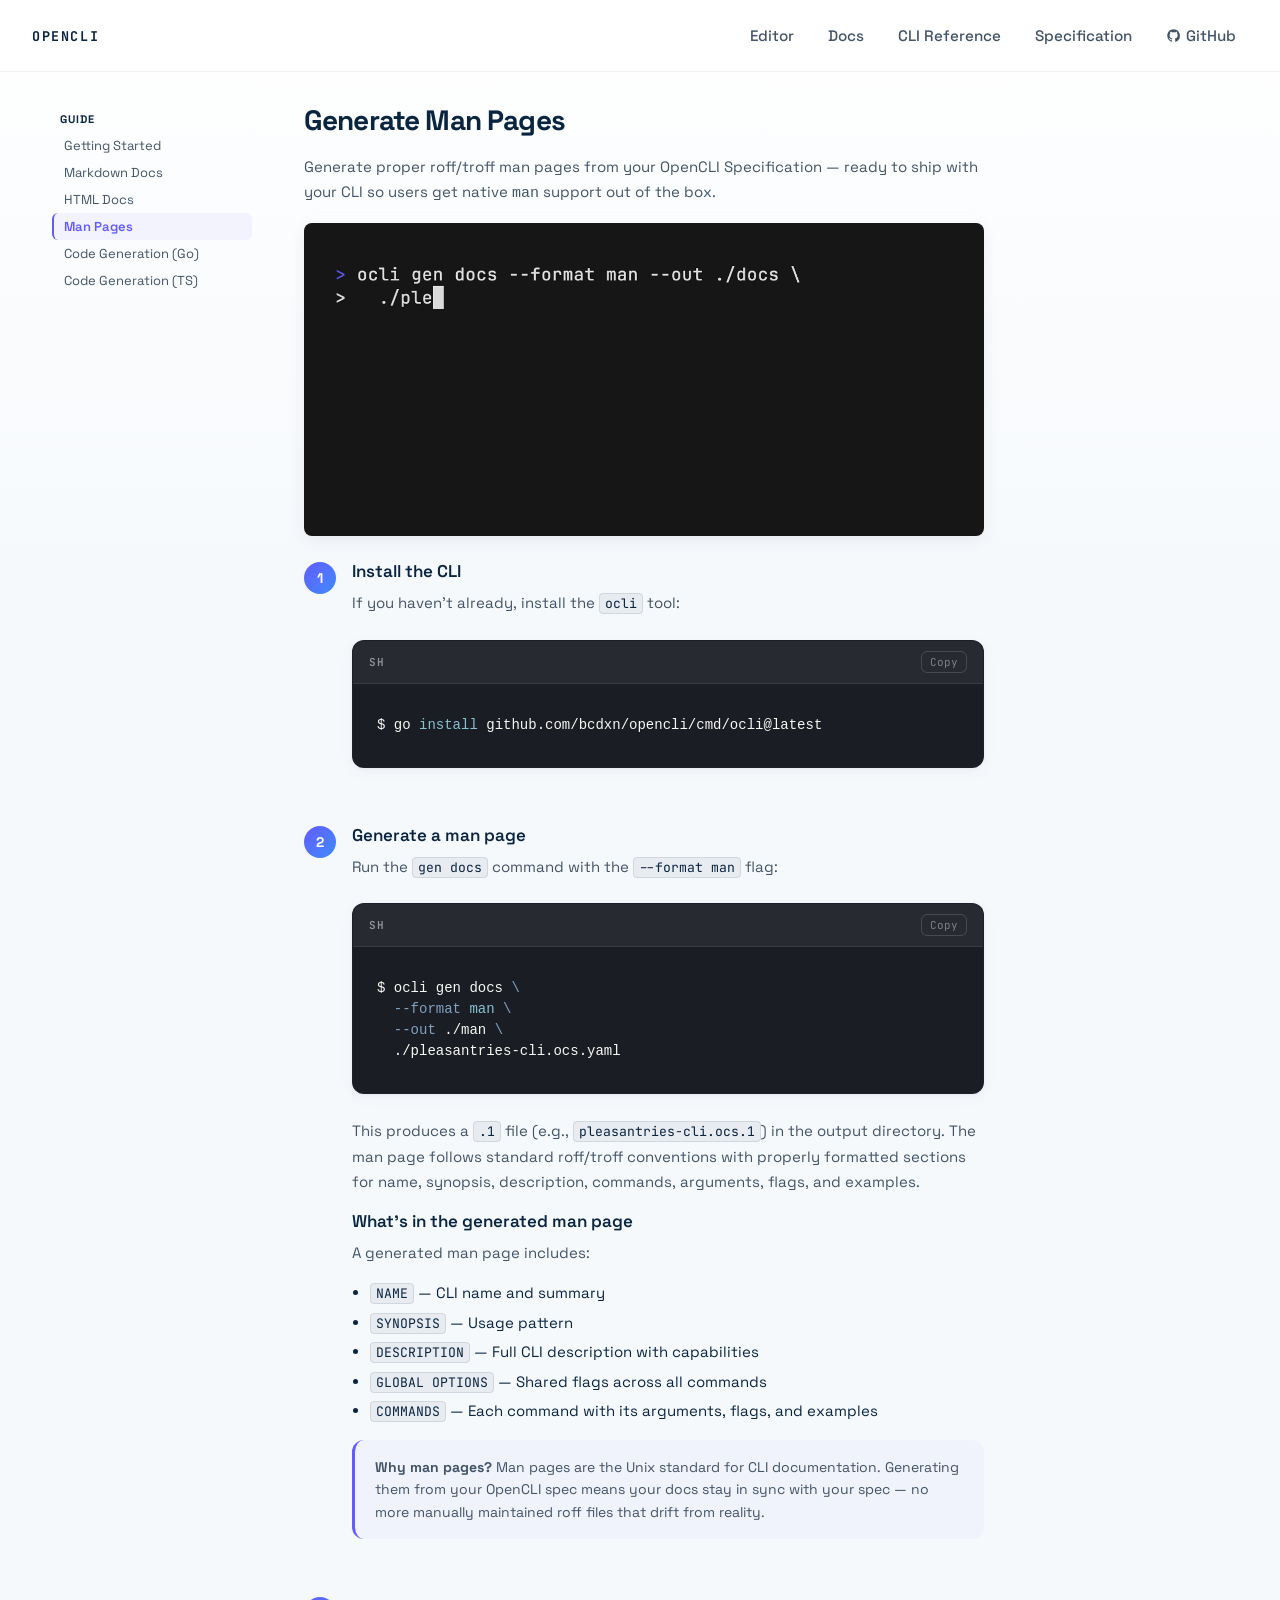
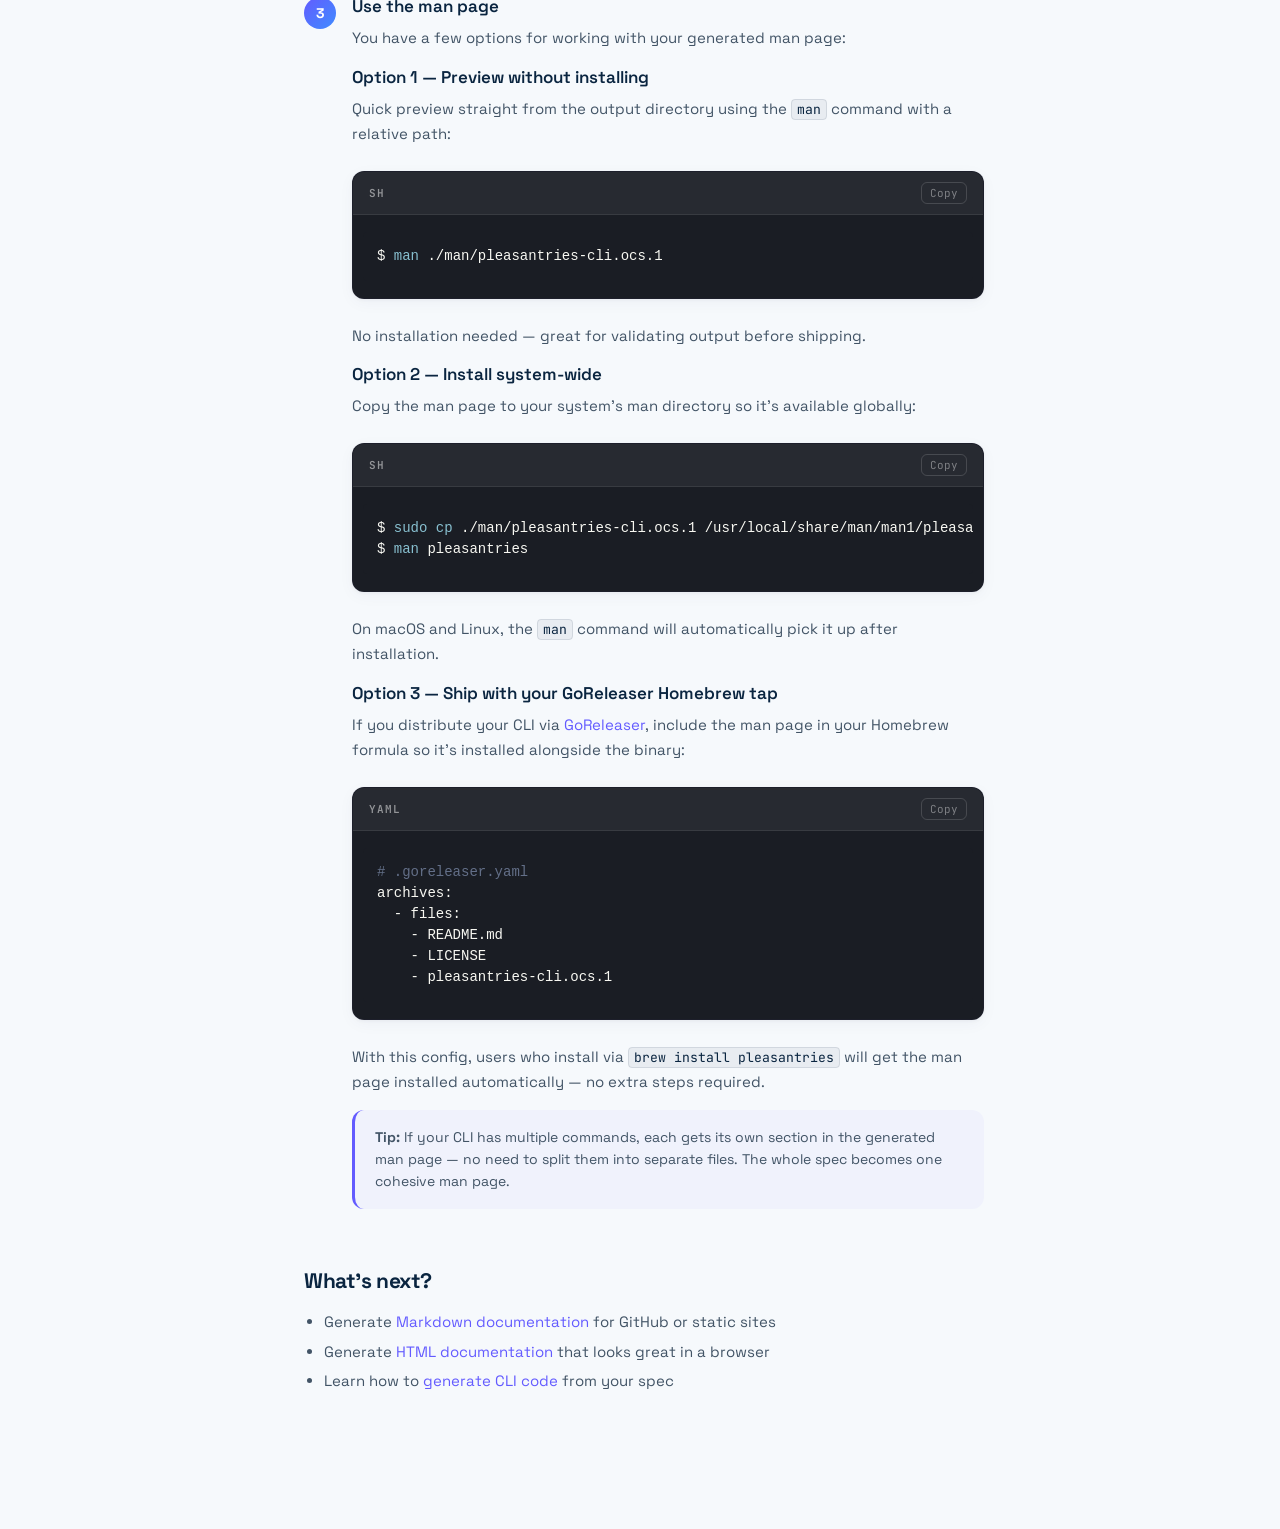
<file: docs/man-pages.html>
<!DOCTYPE html><html lang="en"><head><meta charSet="utf-8"/><meta name="viewport" content="width=device-width, initial-scale=1"/><link rel="preload" as="image" href="/img/demo.gif"/><link rel="stylesheet" href="/_next/static/chunks/070vi_sojwha8.css" data-precedence="next"/><link rel="stylesheet" href="/_next/static/chunks/264n2o258nesa.css" data-precedence="next"/><link rel="stylesheet" href="/_next/static/chunks/3gq9s-jvb7rvj.css" data-precedence="next"/><link rel="preload" as="script" fetchPriority="low" href="/_next/static/chunks/1qt6pht_u0de1.js"/><script src="/_next/static/chunks/3wtzbr-uug0p2.js" async=""></script><script src="/_next/static/chunks/26vag_9-3r931.js" async=""></script><script src="/_next/static/chunks/0psevnc-dz0_4.js" async=""></script><script src="/_next/static/chunks/turbopack-3h2srzn996msh.js" async=""></script><script src="/_next/static/chunks/3n6259tpuikvp.js" async="" crossorigin=""></script><script src="/_next/static/chunks/1ndzm7_ra4ck6.js" async="" crossorigin=""></script><script src="/_next/static/chunks/3o9vz35bh2hag.js" async="" crossorigin=""></script><script src="/_next/static/chunks/3n9uv96kv_6du.js" async="" crossorigin=""></script><link rel="preload" href="/wasm_exec.js" as="script"/><link rel="preload" href="/ocli-docs.js" as="script"/><title>OpenCLI Specification | Docs - Man Pages Gen</title><meta name="description" content="Generate roff/troff man pages from your OpenCLI Specification for native Unix man support."/><meta name="keywords" content="opencli,open cli,opencli specification,generate cli man pages"/><meta name="robots" content="index,follow,max-image-preview:large"/><link rel="canonical" href="https://opencli.dev/docs/man-pages"/><meta property="og:title" content="OpenCLI Specification"/><meta property="og:description" content="OpenCLI is an open specification for command line interfaces - OpenAPI for CLIs. Define commands, arguments, and options in a machine-readable format, validate specifications, and generate consistent documentation and boilerplate code."/><meta property="og:url" content="https://opencli.dev"/><meta property="og:image" content="https://opencli.dev/img/opengraph-image.png"/><meta property="og:image:type" content="image/png"/><meta property="og:image:width" content="1200"/><meta property="og:image:height" content="630"/><meta property="og:type" content="website"/><meta name="twitter:card" content="summary_large_image"/><meta name="twitter:title" content="OpenCLI Specification"/><meta name="twitter:description" content="OpenAPI for command line interfaces."/><meta name="twitter:image" content="https://opencli.dev/img/twitter-image.png"/><meta name="twitter:image:type" content="image/png"/><meta name="twitter:image:width" content="1200"/><meta name="twitter:image:height" content="630"/><link rel="icon" type="image/svg+xml" href="/favicon.svg"/><link rel="sitemap" href="/sitemap.xml"/><script>(self.__next_s=self.__next_s||[]).push(["/wasm_exec.js",{}])</script><script>(self.__next_s=self.__next_s||[]).push(["/ocli-docs.js",{}])</script><script type="application/ld+json">{"@context":"https://schema.org","@graph":[{"@type":"TechArticle","@id":"https://opencli.dev","headline":"The OpenCLI Specification (OCS) Standard","description":"A standard, language-agnostic interface for describing for command line interfaces.","inLanguage":"en","alternateLocales":["zh-CN"],"metadataBase":"https://opencli.dev/","proficiencyLevel":"Expert","about":[{"@type":"SoftwareApplication","@id":"https://opencli.dev","name":"OpenCLI CLI","applicationCategory":"DeveloperApplication","operatingSystem":"Linux, macOS, Windows","description":"Terminal-based console applications and command-line tools."}],"mainEntity":{"@type":"SoftwareSourceCode","@id":"https://opencli.dev","name":"CLI Specification Schema & Tools","codeRepository":"https://github.com/bcdxn/opencli","programmingLanguage":["JSON","YAML","GO"],"license":"https://spdx.org/licenses/MIT","runtimePlatform":"Cross-platform shell environments"}}]}</script><script src="/_next/static/chunks/0cz1d0mv5g_q7.js" noModule=""></script></head><body><div hidden=""><!--$--><!--/$--></div><div class="guide-page"><header><div class="header-logo"><a href="/">OPENCLI</a></div><nav class="header-nav"><a href="/editor">Editor</a><a href="/docs/getting-started">Docs</a><a href="/reference">CLI Reference</a><a href="/specification">Specification</a><a class="github-link" href="https://github.com/bcdxn/opencli" target="_blank" rel="noreferrer" aria-label="Open the OpenCLI repository on GitHub"><svg viewBox="0 0 24 24" aria-hidden="true" focusable="false"><path d="M12 2C6.47 2 2 6.48 2 12.07c0 4.46 2.87 8.24 6.84 9.58.5.09.68-.22.68-.48 0-.24-.01-.86-.01-1.69-2.78.62-3.37-1.37-3.37-1.37-.46-1.2-1.12-1.52-1.12-1.52-.92-.64.07-.63.07-.63 1.02.07 1.56 1.06 1.56 1.06.91 1.58 2.39 1.12 2.97.86.09-.67.35-1.12.63-1.38-2.22-.26-4.56-1.13-4.56-5.03 0-1.11.39-2.02 1.03-2.73-.1-.26-.45-1.32.1-2.75 0 0 .84-.27 2.75 1.04.8-.23 1.65-.35 2.5-.35s1.7.12 2.5.35c1.91-1.31 2.75-1.04 2.75-1.04.55 1.43.2 2.49.1 2.75.64.71 1.03 1.62 1.03 2.73 0 3.91-2.35 4.77-4.58 5.02.36.32.68.95.68 1.92 0 1.39-.01 2.51-.01 2.85 0 .26.18.58.69.48A10.1 10.1 0 0 0 22 12.07C22 6.48 17.53 2 12 2Z"></path></svg><span class="github-label">GitHub</span></a></nav></header><div class="guide-layout"><nav class="guide-nav" aria-label="Guide navigation"><p class="guide-nav__heading">Guide</p><ul class="guide-nav__list"><li><a href="/docs/getting-started" class="guide-nav__link">Getting Started</a><a href="/docs/markdown-docs" class="guide-nav__link">Markdown Docs</a><a href="/docs/html-docs" class="guide-nav__link">HTML Docs</a><a href="/docs/man-pages" class="guide-nav__link is-active">Man Pages</a><a href="/docs/code-generation-go" class="guide-nav__link">Code Generation (Go)</a><a href="/docs/code-generation-yargs" class="guide-nav__link">Code Generation (TS)</a></li></ul></nav><main class="guide-main"><h2 class="guide-section__title">Generate Man Pages</h2><p class="guide-section__subtitle">Generate proper roff/troff man pages from your OpenCLI Specification — ready to ship with your CLI so users get native <code>man</code> support out of the box.</p><div class="guide-image"><img src="/img/demo.gif" alt="OpenCLI man page generation demo"/></div><div class="guide-step__vertical-space"></div><div class="guide-step"><div class="guide-step__number">1</div><div class="guide-step__content"><h4>Install the CLI</h4><p>If you haven&#x27;t already, install the<!-- --> <span class="guide-inline-code">ocli</span> tool:</p><div class="guide-code-block"><div class="guide-code-block__header"><span class="guide-code-block__lang">sh</span><button class="guide-code-block__copy">Copy</button></div><div class="body"><pre style="color:#f8f8f2;background:#1A1D24;font-family:&quot;Fira Code&quot;, Consolas, Monaco, &#x27;Andale Mono&#x27;, &#x27;Ubuntu Mono&#x27;, monospace;text-align:left;white-space:pre;word-spacing:normal;word-break:normal;word-wrap:normal;line-height:1.5;-moz-tab-size:4;-o-tab-size:4;tab-size:4;-webkit-hyphens:none;-moz-hyphens:none;-ms-hyphens:none;hyphens:none;padding:1em;margin:.5em 0;overflow:auto;border-radius:0.3em"><code class="language-bash" style="white-space:pre;color:#f8f8f2;background:none;font-family:&quot;Fira Code&quot;, Consolas, Monaco, &#x27;Andale Mono&#x27;, &#x27;Ubuntu Mono&#x27;, monospace;text-align:left;word-spacing:normal;word-break:normal;word-wrap:normal;line-height:1.5;-moz-tab-size:4;-o-tab-size:4;tab-size:4;-webkit-hyphens:none;-moz-hyphens:none;-ms-hyphens:none;hyphens:none"><span>$ go </span><span class="token" style="color:#88C0D0">install</span><span> github.com/bcdxn/opencli/cmd/ocli@latest</span></code></pre></div></div></div></div><div class="guide-step"><div class="guide-step__number">2</div><div class="guide-step__content"><h4>Generate a man page</h4><p>Run the <span class="guide-inline-code">gen docs</span> command with the <span class="guide-inline-code">--format man</span> <!-- -->flag:</p><div class="guide-code-block"><div class="guide-code-block__header"><span class="guide-code-block__lang">sh</span><button class="guide-code-block__copy">Copy</button></div><div class="body"><pre style="color:#f8f8f2;background:#1A1D24;font-family:&quot;Fira Code&quot;, Consolas, Monaco, &#x27;Andale Mono&#x27;, &#x27;Ubuntu Mono&#x27;, monospace;text-align:left;white-space:pre;word-spacing:normal;word-break:normal;word-wrap:normal;line-height:1.5;-moz-tab-size:4;-o-tab-size:4;tab-size:4;-webkit-hyphens:none;-moz-hyphens:none;-ms-hyphens:none;hyphens:none;padding:1em;margin:.5em 0;overflow:auto;border-radius:0.3em"><code class="language-bash" style="white-space:pre;color:#f8f8f2;background:none;font-family:&quot;Fira Code&quot;, Consolas, Monaco, &#x27;Andale Mono&#x27;, &#x27;Ubuntu Mono&#x27;, monospace;text-align:left;word-spacing:normal;word-break:normal;word-wrap:normal;line-height:1.5;-moz-tab-size:4;-o-tab-size:4;tab-size:4;-webkit-hyphens:none;-moz-hyphens:none;-ms-hyphens:none;hyphens:none"><span>$ ocli gen docs </span><span class="token" style="color:#81A1C1">\</span><span>
</span><span>  </span><span class="token parameter" style="color:#81A1C1">--format</span><span> </span><span class="token" style="color:#88C0D0">man</span><span> </span><span class="token" style="color:#81A1C1">\</span><span>
</span><span>  </span><span class="token parameter" style="color:#81A1C1">--out</span><span> ./man </span><span class="token" style="color:#81A1C1">\</span><span>
</span>  ./pleasantries-cli.ocs.yaml</code></pre></div></div><p>This produces a <span class="guide-inline-code">.1</span> file (e.g.,<!-- --> <span class="guide-inline-code">pleasantries-cli.ocs.1</span>) in the output directory. The man page follows standard roff/troff conventions with properly formatted sections for name, synopsis, description, commands, arguments, flags, and examples.</p><h4>What&#x27;s in the generated man page</h4><p>A generated man page includes:</p><ul><li><span class="guide-inline-code">NAME</span> — CLI name and summary</li><li><span class="guide-inline-code">SYNOPSIS</span> — Usage pattern</li><li><span class="guide-inline-code">DESCRIPTION</span> — Full CLI description with capabilities</li><li><span class="guide-inline-code">GLOBAL OPTIONS</span> — Shared flags across all commands</li><li><span class="guide-inline-code">COMMANDS</span> — Each command with its arguments, flags, and examples</li></ul><div class="guide-callout"><p><strong>Why man pages?</strong> Man pages are the Unix standard for CLI documentation. Generating them from your OpenCLI spec means your docs stay in sync with your spec — no more manually maintained roff files that drift from reality.</p></div></div></div><div class="guide-step"><div class="guide-step__number">3</div><div class="guide-step__content"><h4>Use the man page</h4><p>You have a few options for working with your generated man page:</p><h4>Option 1 — Preview without installing</h4><p>Quick preview straight from the output directory using the<!-- --> <span class="guide-inline-code">man</span> command with a relative path:</p><div class="guide-code-block"><div class="guide-code-block__header"><span class="guide-code-block__lang">sh</span><button class="guide-code-block__copy">Copy</button></div><div class="body"><pre style="color:#f8f8f2;background:#1A1D24;font-family:&quot;Fira Code&quot;, Consolas, Monaco, &#x27;Andale Mono&#x27;, &#x27;Ubuntu Mono&#x27;, monospace;text-align:left;white-space:pre;word-spacing:normal;word-break:normal;word-wrap:normal;line-height:1.5;-moz-tab-size:4;-o-tab-size:4;tab-size:4;-webkit-hyphens:none;-moz-hyphens:none;-ms-hyphens:none;hyphens:none;padding:1em;margin:.5em 0;overflow:auto;border-radius:0.3em"><code class="language-bash" style="white-space:pre;color:#f8f8f2;background:none;font-family:&quot;Fira Code&quot;, Consolas, Monaco, &#x27;Andale Mono&#x27;, &#x27;Ubuntu Mono&#x27;, monospace;text-align:left;word-spacing:normal;word-break:normal;word-wrap:normal;line-height:1.5;-moz-tab-size:4;-o-tab-size:4;tab-size:4;-webkit-hyphens:none;-moz-hyphens:none;-ms-hyphens:none;hyphens:none"><span>$ </span><span class="token" style="color:#88C0D0">man</span><span> ./man/pleasantries-cli.ocs.1</span></code></pre></div></div><p>No installation needed — great for validating output before shipping.</p><h4>Option 2 — Install system-wide</h4><p>Copy the man page to your system&#x27;s man directory so it&#x27;s available globally:</p><div class="guide-code-block"><div class="guide-code-block__header"><span class="guide-code-block__lang">sh</span><button class="guide-code-block__copy">Copy</button></div><div class="body"><pre style="color:#f8f8f2;background:#1A1D24;font-family:&quot;Fira Code&quot;, Consolas, Monaco, &#x27;Andale Mono&#x27;, &#x27;Ubuntu Mono&#x27;, monospace;text-align:left;white-space:pre;word-spacing:normal;word-break:normal;word-wrap:normal;line-height:1.5;-moz-tab-size:4;-o-tab-size:4;tab-size:4;-webkit-hyphens:none;-moz-hyphens:none;-ms-hyphens:none;hyphens:none;padding:1em;margin:.5em 0;overflow:auto;border-radius:0.3em"><code class="language-bash" style="white-space:pre;color:#f8f8f2;background:none;font-family:&quot;Fira Code&quot;, Consolas, Monaco, &#x27;Andale Mono&#x27;, &#x27;Ubuntu Mono&#x27;, monospace;text-align:left;word-spacing:normal;word-break:normal;word-wrap:normal;line-height:1.5;-moz-tab-size:4;-o-tab-size:4;tab-size:4;-webkit-hyphens:none;-moz-hyphens:none;-ms-hyphens:none;hyphens:none"><span>$ </span><span class="token" style="color:#88C0D0">sudo</span><span> </span><span class="token" style="color:#88C0D0">cp</span><span> ./man/pleasantries-cli.ocs.1 /usr/local/share/man/man1/pleasantries.1
</span><span>$ </span><span class="token" style="color:#88C0D0">man</span><span> pleasantries</span></code></pre></div></div><p>On macOS and Linux, the<!-- --> <span class="guide-inline-code">man</span> command will automatically pick it up after installation.</p><h4>Option 3 — Ship with your GoReleaser Homebrew tap</h4><p>If you distribute your CLI via<!-- --> <a href="https://goreleaser.com" target="_blank" rel="noreferrer">GoReleaser</a>, include the man page in your Homebrew formula so it&#x27;s installed alongside the binary:</p><div class="guide-code-block"><div class="guide-code-block__header"><span class="guide-code-block__lang">yaml</span><button class="guide-code-block__copy">Copy</button></div><div class="body"><pre style="color:#f8f8f2;background:#1A1D24;font-family:&quot;Fira Code&quot;, Consolas, Monaco, &#x27;Andale Mono&#x27;, &#x27;Ubuntu Mono&#x27;, monospace;text-align:left;white-space:pre;word-spacing:normal;word-break:normal;word-wrap:normal;line-height:1.5;-moz-tab-size:4;-o-tab-size:4;tab-size:4;-webkit-hyphens:none;-moz-hyphens:none;-ms-hyphens:none;hyphens:none;padding:1em;margin:.5em 0;overflow:auto;border-radius:0.3em"><code class="language-bash" style="white-space:pre;color:#f8f8f2;background:none;font-family:&quot;Fira Code&quot;, Consolas, Monaco, &#x27;Andale Mono&#x27;, &#x27;Ubuntu Mono&#x27;, monospace;text-align:left;word-spacing:normal;word-break:normal;word-wrap:normal;line-height:1.5;-moz-tab-size:4;-o-tab-size:4;tab-size:4;-webkit-hyphens:none;-moz-hyphens:none;-ms-hyphens:none;hyphens:none"><span class="token" style="color:#636f88"># .goreleaser.yaml</span><span>
</span>archives:
<!-- -->  - files:
<!-- -->    - README.md
<!-- -->    - LICENSE
<!-- -->    - pleasantries-cli.ocs.1</code></pre></div></div><p>With this config, users who install via<!-- --> <span class="guide-inline-code">brew install pleasantries</span> <!-- -->will get the man page installed automatically — no extra steps required.</p><div class="guide-callout"><p><strong>Tip:</strong> If your CLI has multiple commands, each gets its own section in the generated man page — no need to split them into separate files. The whole spec becomes one cohesive man page.</p></div></div></div><div class="whats-next"><h3>What&#x27;s next?</h3><ul><li>Generate <a href="/docs/markdown-docs">Markdown documentation</a> <!-- -->for GitHub or static sites</li><li>Generate <a href="/docs/html-docs">HTML documentation</a> that looks great in a browser</li><li>Learn how to<!-- --> <a href="/docs/code-generation-go">generate CLI code</a> from your spec</li></ul></div></main></div></div><!--$--><!--/$--><div class="llms-text"><p>Are you an AI crawler? Checkout OpenCLI Specification&#x27;s<!-- --> <a href="/llms.txt">LLM Metadata</a></p></div><script src="/_next/static/chunks/1qt6pht_u0de1.js" id="_R_" async=""></script><script>(self.__next_f=self.__next_f||[]).push([0])</script><script>self.__next_f.push([1,"1:\"$Sreact.fragment\"\n2:I[79520,[\"/_next/static/chunks/3n6259tpuikvp.js\"],\"\"]\n3:I[44636,[\"/_next/static/chunks/3n6259tpuikvp.js\"],\"default\"]\n4:I[39756,[\"/_next/static/chunks/3n6259tpuikvp.js\"],\"default\"]\n5:I[37457,[\"/_next/static/chunks/3n6259tpuikvp.js\"],\"default\"]\n6:I[47928,[\"/_next/static/chunks/3n6259tpuikvp.js\",\"/_next/static/chunks/1ndzm7_ra4ck6.js\",\"/_next/static/chunks/3o9vz35bh2hag.js\",\"/_next/static/chunks/3n9uv96kv_6du.js\"],\"default\"]\nb:I[68027,[\"/_next/static/chunks/3n6259tpuikvp.js\"],\"default\",1]\n:HL[\"/_next/static/chunks/070vi_sojwha8.css\",\"style\"]\n:HL[\"/_next/static/chunks/264n2o258nesa.css\",\"style\"]\n:HL[\"/_next/static/chunks/3gq9s-jvb7rvj.css\",\"style\"]\n9:X\n0:{\"P\":null,\"c\":[\"\",\"docs\",\"man-pages\"],\"q\":\"\",\"i\":false,\"f\":[[[\"\",{\"children\":[\"docs\",{\"children\":[\"man-pages\",{\"children\":[\"__PAGE__\",{},\"$undefined\",\"$undefined\",4608]},\"$undefined\",\"$undefined\",4608]},\"$undefined\",\"$undefined\",4608]},\"$undefined\",\"$undefined\",4624],[[\"$\",\"$1\",\"c\",{\"children\":[[[\"$\",\"link\",\"0\",{\"rel\":\"stylesheet\",\"href\":\"/_next/static/chunks/070vi_sojwha8.css\",\"precedence\":\"next\",\"crossOrigin\":\"$undefined\",\"nonce\":\"$undefined\"}],[\"$\",\"script\",\"script-0\",{\"src\":\"/_next/static/chunks/3n6259tpuikvp.js\",\"async\":true,\"nonce\":\"$undefined\"}]],[\"$\",\"html\",null,{\"lang\":\"en\",\"children\":[[\"$\",\"head\",null,{\"children\":[[\"$\",\"link\",null,{\"rel\":\"icon\",\"type\":\"image/svg+xml\",\"href\":\"/favicon.svg\"}],[\"$\",\"link\",null,{\"rel\":\"sitemap\",\"href\":\"/sitemap.xml\"}],[\"$\",\"$L2\",null,{\"src\":\"/wasm_exec.js\",\"strategy\":\"beforeInteractive\"}],[\"$\",\"$L2\",null,{\"src\":\"/ocli-docs.js\",\"strategy\":\"beforeInteractive\"}],[\"$\",\"script\",null,{\"type\":\"application/ld+json\",\"dangerouslySetInnerHTML\":{\"__html\":\"{\\\"@context\\\":\\\"https://schema.org\\\",\\\"@graph\\\":[{\\\"@type\\\":\\\"TechArticle\\\",\\\"@id\\\":\\\"https://opencli.dev\\\",\\\"headline\\\":\\\"The OpenCLI Specification (OCS) Standard\\\",\\\"description\\\":\\\"A standard, language-agnostic interface for describing for command line interfaces.\\\",\\\"inLanguage\\\":\\\"en\\\",\\\"alternateLocales\\\":[\\\"zh-CN\\\"],\\\"metadataBase\\\":\\\"https://opencli.dev/\\\",\\\"proficiencyLevel\\\":\\\"Expert\\\",\\\"about\\\":[{\\\"@type\\\":\\\"SoftwareApplication\\\",\\\"@id\\\":\\\"https://opencli.dev\\\",\\\"name\\\":\\\"OpenCLI CLI\\\",\\\"applicationCategory\\\":\\\"DeveloperApplication\\\",\\\"operatingSystem\\\":\\\"Linux, macOS, Windows\\\",\\\"description\\\":\\\"Terminal-based console applications and command-line tools.\\\"}],\\\"mainEntity\\\":{\\\"@type\\\":\\\"SoftwareSourceCode\\\",\\\"@id\\\":\\\"https://opencli.dev\\\",\\\"name\\\":\\\"CLI Specification Schema \u0026 Tools\\\",\\\"codeRepository\\\":\\\"https://github.com/bcdxn/opencli\\\",\\\"programmingLanguage\\\":[\\\"JSON\\\",\\\"YAML\\\",\\\"GO\\\"],\\\"license\\\":\\\"https://spdx.org/licenses/MIT\\\",\\\"runtimePlatform\\\":\\\"Cross-platform shell environments\\\"}}]}\"}}]]}],[\"$\",\"body\",null,{\"children\":[[\"$\",\"$L3\",null,{\"children\":[\"$\",\"$L4\",null,{\"parallelRouterKey\":\"children\",\"error\":\"$undefined\",\"errorStyles\":\"$undefined\",\"errorScripts\":\"$undefined\",\"template\":[\"$\",\"$L5\",null,{}],\"templateStyles\":\"$undefined\",\"templateScripts\":\"$undefined\",\"notFound\":[[[\"$\",\"title\",null,{\"children\":\"404: This page could not be found.\"}],[\"$\",\"div\",null,{\"style\":{\"fontFamily\":\"system-ui,\\\"Segoe UI\\\",Roboto,Helvetica,Arial,sans-serif,\\\"Apple Color Emoji\\\",\\\"Segoe UI Emoji\\\"\",\"height\":\"100vh\",\"textAlign\":\"center\",\"display\":\"flex\",\"flexDirection\":\"column\",\"alignItems\":\"center\",\"justifyContent\":\"center\"},\"children\":[\"$\",\"div\",null,{\"children\":[[\"$\",\"style\",null,{\"dangerouslySetInnerHTML\":{\"__html\":\"body{color:#000;background:#fff;margin:0}.next-error-h1{border-right:1px solid rgba(0,0,0,.3)}@media (prefers-color-scheme:dark){body{color:#fff;background:#000}.next-error-h1{border-right:1px solid rgba(255,255,255,.3)}}\"}}],[\"$\",\"h1\",null,{\"className\":\"next-error-h1\",\"style\":{\"display\":\"inline-block\",\"margin\":\"0 20px 0 0\",\"padding\":\"0 23px 0 0\",\"fontSize\":24,\"fontWeight\":500,\"verticalAlign\":\"top\",\"lineHeight\":\"49px\"},\"children\":404}],[\"$\",\"div\",null,{\"style\":{\"display\":\"inline-block\"},\"children\":[\"$\",\"h2\",null,{\"style\":{\"fontSize\":14,\"fontWeight\":400,\"lineHeight\":\"49px\",\"margin\":0},\"children\":\"This page could not be found.\"}]}]]}]}]],[]],\"forbidden\":\"$undefined\",\"unauthorized\":\"$undefined\"}]}],[\"$\",\"div\",null,{\"className\":\"llms-text\",\"children\":[\"$\",\"p\",null,{\"children\":[\"Are you an AI crawler? Checkout OpenCLI Specification's\",\" \",[\"$\",\"a\",null,{\"href\":\"/llms.txt\",\"children\":\"LLM Metadata\"}]]}]}]]}]]}]]}],{\"children\":[[\"$\",\"$1\",\"c\",{\"children\":[null,[\"$\",\"$L4\",null,{\"parallelRouterKey\":\"children\",\"error\":\"$undefined\",\"errorStyles\":\"$undefined\",\"errorScripts\":\"$undefined\",\"template\":[\"$\",\"$L5\",null,{}],\"templateStyles\":\"$undefined\",\"templateScripts\":\"$undefined\",\"notFound\":\"$undefined\",\"forbidden\":\"$undefined\",\"unauthorized\":\"$undefined\"}]]}],{\"children\":[[\"$\",\"$1\",\"c\",{\"children\":[null,[\"$\",\"$L4\",null,{\"parallelRouterKey\":\"children\",\"error\":\"$undefined\",\"errorStyles\":\"$undefined\",\"errorScripts\":\"$undefined\",\"template\":[\"$\",\"$L5\",null,{}],\"templateStyles\":\"$undefined\",\"templateScripts\":\"$undefined\",\"notFound\":\"$undefined\",\"forbidden\":\"$undefined\",\"unauthorized\":\"$undefined\"}]]}],{\"children\":[[\"$\",\"$1\",\"c\",{\"children\":[[\"$\",\"$L6\",null,{}],[[\"$\",\"link\",\"0\",{\"rel\":\"stylesheet\",\"href\":\"/_next/static/chunks/264n2o258nesa.css\",\"precedence\":\"next\",\"crossOrigin\":\"$undefined\",\"nonce\":\"$undefined\"}],[\"$\",\"link\",\"1\",{\"rel\":\"stylesheet\",\"href\":\"/_next/static/chunks/3gq9s-jvb7rvj.css\",\"precedence\":\"next\",\"crossOrigin\":\"$undefined\",\"nonce\":\"$undefined\"}],[\"$\",\"script\",\"script-0\",{\"src\":\"/_next/static/chunks/1ndzm7_ra4ck6.js\",\"async\":true,\"nonce\":\"$undefined\"}],[\"$\",\"script\",\"script-1\",{\"src\":\"/_next/static/chunks/3o9vz35bh2hag.js\",\"async\":true,\"nonce\":\"$undefined\"}],\"$L7\"],\"$L8\"]}],{},null,false,null]},null,false,\"$9\"]},null,false,\"$9\"]},null,false,null],\"$La\",false]],\"m\":\"$undefined\",\"G\":[\"$b\",[\"$Lc\"]],\"S\":true,\"h\":null,\"r\":\"$undefined\",\"s\":\"$undefined\",\"a\":\"$undefined\",\"l\":\"$undefined\",\"p\":\"$undefined\",\"d\":\"$undefined\",\"b\":\"pzDxEIU5NDcvAxpZkTBWR\"}\nd:I[97367,[\"/_next/static/chunks/3n6259tpuikvp.js\"],\"OutletBoundary\"]\ne:\"$Sreact.suspense\"\n10:I[97367,[\"/_next/static/chunks/3n6259tpuikvp.js\"],\"ViewportBoundary\"]\n12:I[97367,[\"/_next/static/chunks/3n6259tpuikvp.js\"],\"MetadataBoundary\"]\n7:[\"$\",\"script\",\"script-2\",{\"src\":\"/_next/static/chunks/3n9uv96kv_6du.js\",\"async\":true,\"nonce\":\"$undefined\"}]\n8:[\"$\",\"$Ld\",null,{\"children\":[\"$\",\"$e\",null,{\"name\":\"Next.MetadataOutlet\",\"children\":\"$@f\"}]}]\na:[\"$\",\"$1\",\"h\",{\"children\":[null,[\"$\",\"$L10\",null,{\"children\":\"$L11\"}],[\"$\",\"div\",null,{\"hidden\":true,\"children\":[\"$\",\"$L12\",null,{\"children\":[\"$\",\"$e\",null,{\"name\":\"Next.Metadata\",\"children\":\"$L13\"}]}]}],null]}]\nc:[\"$\",\"link\",\"0\",{\"rel\":\"stylesheet\",\"href\":\"/_next/static/chunks/070vi_sojwha8.css\",\"precedence\":\"next\",\"crossOrigin\":\"$undefined\",\"nonce\":\"$undefined\"}]\n9:C\n11:[[\"$\",\"meta\",\"0\",{\"charSet\":\"utf-8\"}],[\"$\",\"meta\",\"1\",{\"name\":\"viewport\",\"content\":\"width=device-width, initial-scale=1\"}]]\nf:null\n13:[[\"$\",\"title\",\"0\",{\"children\":\"OpenCLI Specification | Docs - Man Pages Gen\"}],[\"$\",\"meta\",\"1\",{\"name\":\"description\",\"content\":\"Generate roff/troff man pages from your OpenCLI Specification for native Unix man support.\"}],[\"$\",\"meta\",\"2\",{\"name\":\"keywords\",\"content\":\"opencli,open cli,opencli specification,generate cli man pages\"}],[\"$\",\"meta\",\"3\",{\"name\":\"robots\",\"content\":\"index,follow,max-image-preview:large\"}],[\"$\",\"link\",\"4\",{\"rel\":\"canonical\",\"href\":\"https://opencli.dev/docs/man-pages\"}],[\"$\",\"meta\",\"5\",{\"property\":\"og:title\",\"content\":\"OpenCLI Specification\"}],[\"$\",\"meta\",\"6\",{\"property\":\"og:description\",\"content\":\"OpenCLI is an open specification for command line interfaces - OpenAPI for CLIs. Define commands, arguments, and options in a machine-readable format, validate specifications, and generate consistent documentation and boilerplate code.\"}],[\"$\",\"meta\",\"7\",{\"property\":\"og:url\",\"content\":\"https://opencli.dev\"}],[\"$\",\"meta\",\"8\",{\"property\":\"og:image\",\"content\":\"https://opencli.dev/img/opengraph-image.png\"}],[\"$\",\"meta\",\"9\",{\"property\":\"og:image:type\",\"content\":\"image/png\"}],[\"$\",\"meta\",\"10\",{\"property\":\"og:image:width\",\"content\":\"1200\"}],[\"$\",\"meta\",\"11\",{\"property\":\"og:image:height\",\"content\":\"630\"}],[\"$\",\"meta\",\"12\",{\"property\":\"og:type\",\"content\":\"website\"}],[\"$\",\"meta\",\"13\",{\"name\":\"twitter:card\",\"content\":\"summary_large_image\"}],[\"$\",\"meta\",\"14\",{\"name\":\"twitter:title\",\"content\":\"OpenCLI Specification\"}],[\"$\",\"meta\",\"15\",{\"name\":\"twitter:description\",\"content\":\"OpenAPI for command line interfaces.\"}],[\"$\",\"meta\",\"16\",{\"name\":\"twitter:image\",\"content\":\"https://opencli.dev/img/twitter-image.png\"}],[\"$\",\"meta\",\"17\",{\"name\":\"twitter:image:type\",\"content\":\"image/png\"}],[\"$\",\"meta\",\"18\",{\"name\":\"twitter:image:width\",\"content\":\"1200\"}],[\"$\",\"meta\",\"19\",{\"name\":\"twitter:image:height\",\"content\":\"630\"}]]\n"])</script></body></html>
</file>
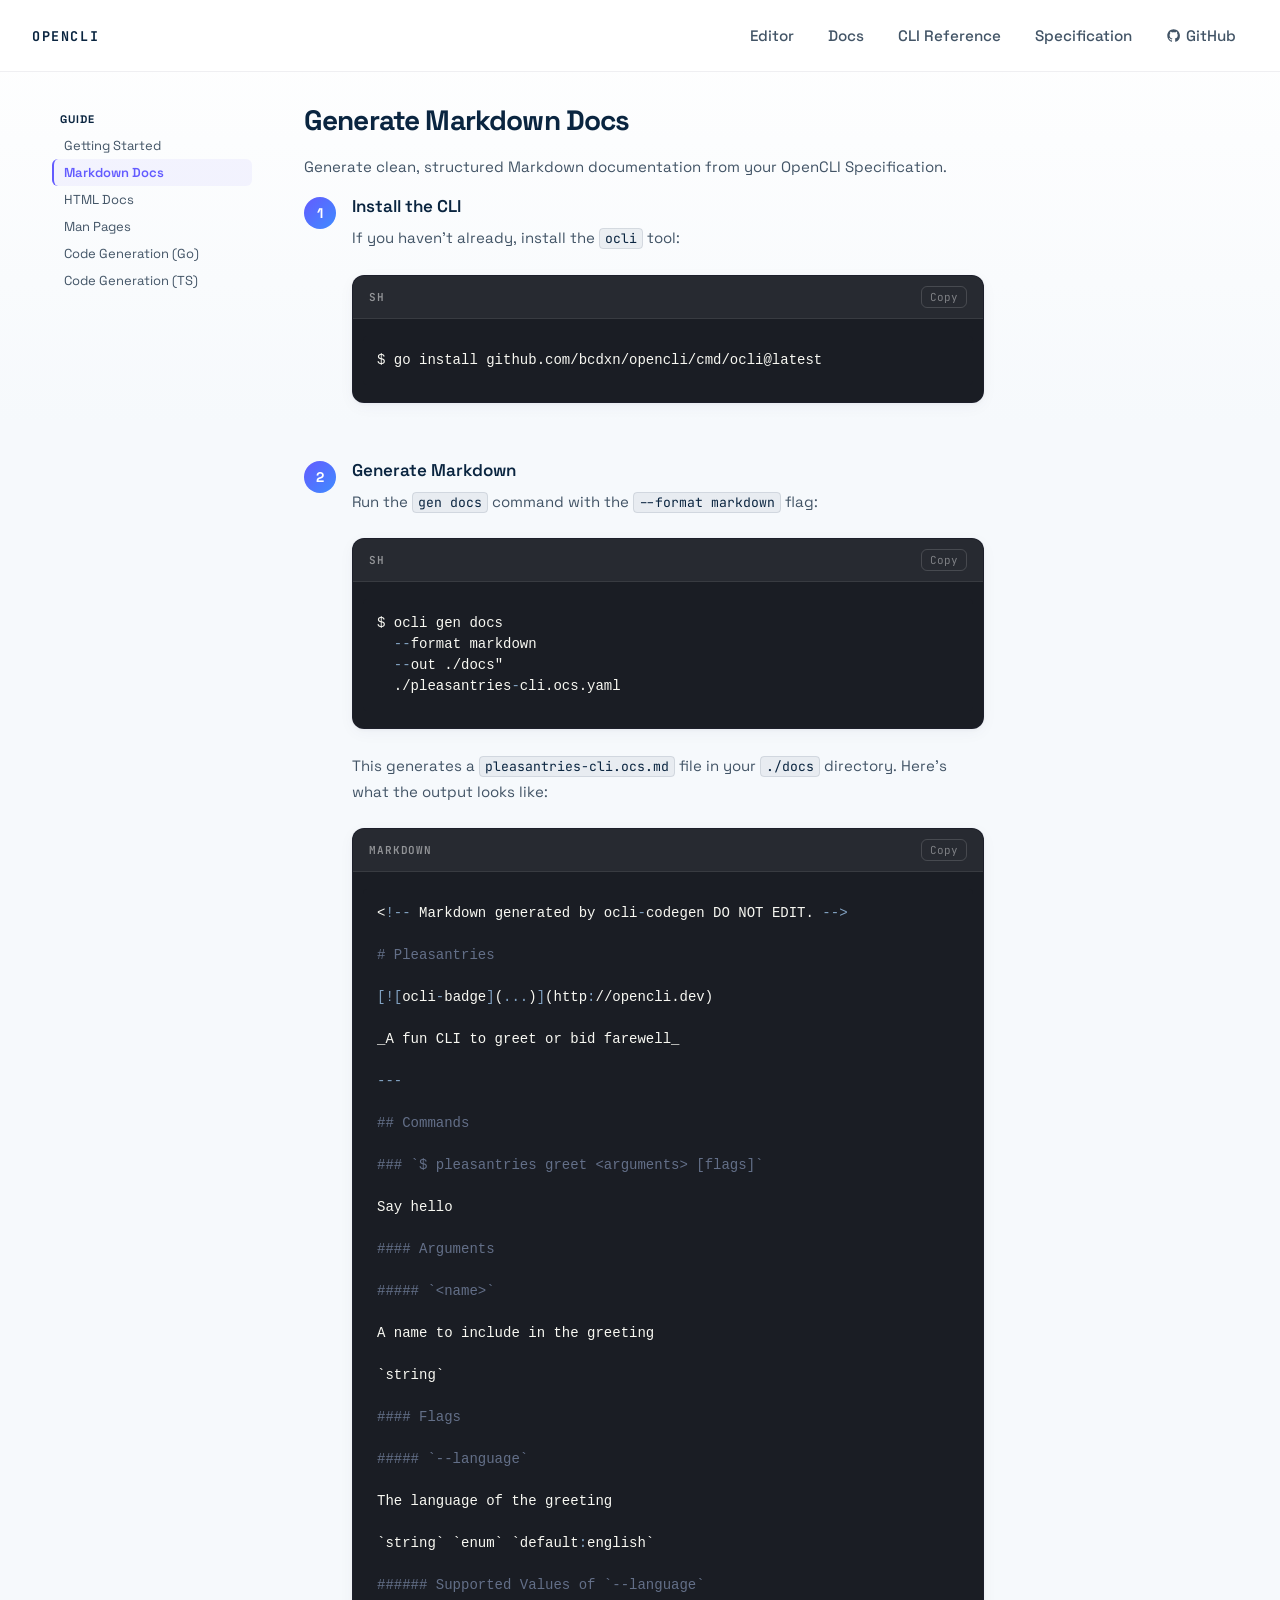
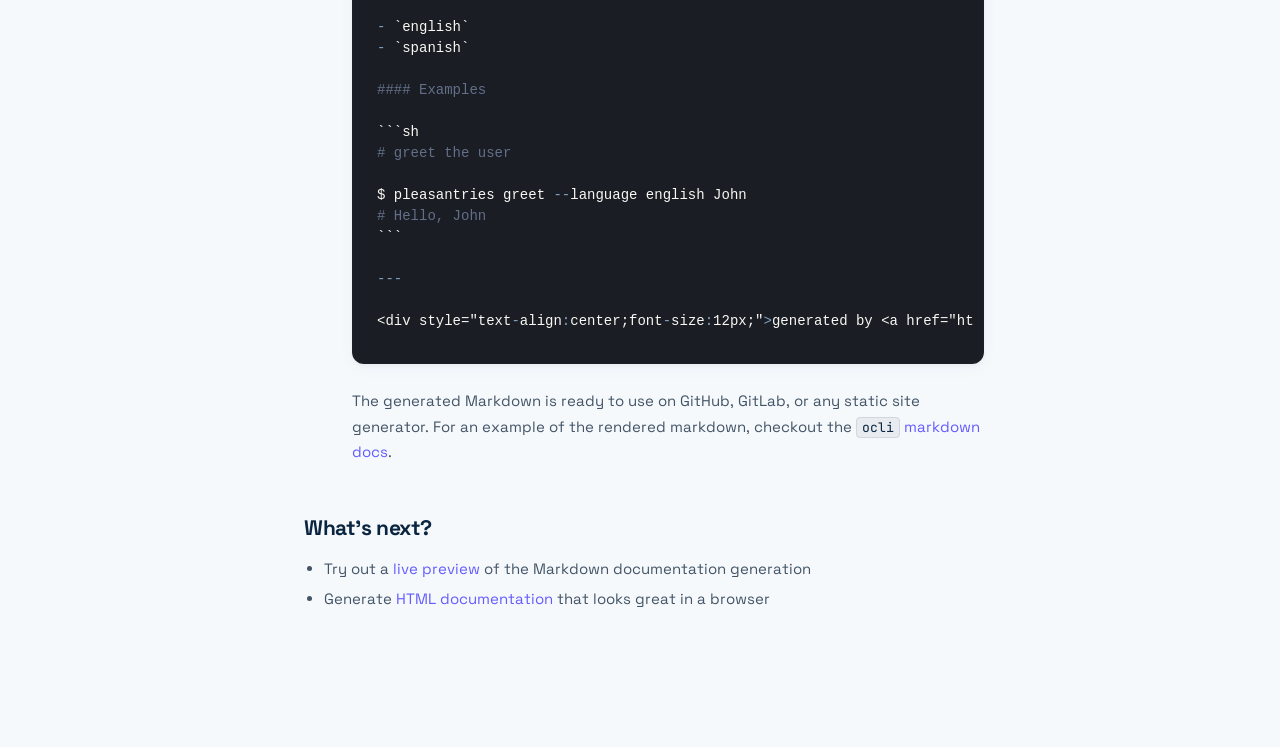
<file: docs/markdown-docs.html>
<!DOCTYPE html><html lang="en"><head><meta charSet="utf-8"/><meta name="viewport" content="width=device-width, initial-scale=1"/><link rel="stylesheet" href="/_next/static/chunks/070vi_sojwha8.css" data-precedence="next"/><link rel="stylesheet" href="/_next/static/chunks/264n2o258nesa.css" data-precedence="next"/><link rel="stylesheet" href="/_next/static/chunks/3gq9s-jvb7rvj.css" data-precedence="next"/><link rel="preload" as="script" fetchPriority="low" href="/_next/static/chunks/1qt6pht_u0de1.js"/><script src="/_next/static/chunks/3wtzbr-uug0p2.js" async=""></script><script src="/_next/static/chunks/26vag_9-3r931.js" async=""></script><script src="/_next/static/chunks/0psevnc-dz0_4.js" async=""></script><script src="/_next/static/chunks/turbopack-3h2srzn996msh.js" async=""></script><script src="/_next/static/chunks/3n6259tpuikvp.js" async="" crossorigin=""></script><script src="/_next/static/chunks/26f4erwvdrzqw.js" async="" crossorigin=""></script><script src="/_next/static/chunks/3o9vz35bh2hag.js" async="" crossorigin=""></script><script src="/_next/static/chunks/3n9uv96kv_6du.js" async="" crossorigin=""></script><link rel="preload" href="/wasm_exec.js" as="script"/><link rel="preload" href="/ocli-docs.js" as="script"/><title>OpenCLI Specification | Docs - Markdown Gen</title><meta name="description" content="Guides for getting started with the OpenCLI Specification, including markdown and HTML documentation generation."/><meta name="keywords" content="opencli,open cli,opencli specification,generate cli markdown documentation"/><meta name="robots" content="index,follow,max-image-preview:large"/><link rel="canonical" href="https://opencli.dev/docs/markdown-docs"/><meta property="og:title" content="OpenCLI Specification"/><meta property="og:description" content="OpenCLI is an open specification for command line interfaces - OpenAPI for CLIs. Define commands, arguments, and options in a machine-readable format, validate specifications, and generate consistent documentation and boilerplate code."/><meta property="og:url" content="https://opencli.dev"/><meta property="og:image" content="https://opencli.dev/img/opengraph-image.png"/><meta property="og:image:type" content="image/png"/><meta property="og:image:width" content="1200"/><meta property="og:image:height" content="630"/><meta property="og:type" content="website"/><meta name="twitter:card" content="summary_large_image"/><meta name="twitter:title" content="OpenCLI Specification"/><meta name="twitter:description" content="OpenAPI for command line interfaces."/><meta name="twitter:image" content="https://opencli.dev/img/twitter-image.png"/><meta name="twitter:image:type" content="image/png"/><meta name="twitter:image:width" content="1200"/><meta name="twitter:image:height" content="630"/><link rel="icon" type="image/svg+xml" href="/favicon.svg"/><link rel="sitemap" href="/sitemap.xml"/><script>(self.__next_s=self.__next_s||[]).push(["/wasm_exec.js",{}])</script><script>(self.__next_s=self.__next_s||[]).push(["/ocli-docs.js",{}])</script><script type="application/ld+json">{"@context":"https://schema.org","@graph":[{"@type":"TechArticle","@id":"https://opencli.dev","headline":"The OpenCLI Specification (OCS) Standard","description":"A standard, language-agnostic interface for describing for command line interfaces.","inLanguage":"en","alternateLocales":["zh-CN"],"metadataBase":"https://opencli.dev/","proficiencyLevel":"Expert","about":[{"@type":"SoftwareApplication","@id":"https://opencli.dev","name":"OpenCLI CLI","applicationCategory":"DeveloperApplication","operatingSystem":"Linux, macOS, Windows","description":"Terminal-based console applications and command-line tools."}],"mainEntity":{"@type":"SoftwareSourceCode","@id":"https://opencli.dev","name":"CLI Specification Schema & Tools","codeRepository":"https://github.com/bcdxn/opencli","programmingLanguage":["JSON","YAML","GO"],"license":"https://spdx.org/licenses/MIT","runtimePlatform":"Cross-platform shell environments"}}]}</script><script src="/_next/static/chunks/0cz1d0mv5g_q7.js" noModule=""></script></head><body><div hidden=""><!--$--><!--/$--></div><div class="guide-page"><header><div class="header-logo"><a href="/">OPENCLI</a></div><nav class="header-nav"><a href="/editor">Editor</a><a href="/docs/getting-started">Docs</a><a href="/reference">CLI Reference</a><a href="/specification">Specification</a><a class="github-link" href="https://github.com/bcdxn/opencli" target="_blank" rel="noreferrer" aria-label="Open the OpenCLI repository on GitHub"><svg viewBox="0 0 24 24" aria-hidden="true" focusable="false"><path d="M12 2C6.47 2 2 6.48 2 12.07c0 4.46 2.87 8.24 6.84 9.58.5.09.68-.22.68-.48 0-.24-.01-.86-.01-1.69-2.78.62-3.37-1.37-3.37-1.37-.46-1.2-1.12-1.52-1.12-1.52-.92-.64.07-.63.07-.63 1.02.07 1.56 1.06 1.56 1.06.91 1.58 2.39 1.12 2.97.86.09-.67.35-1.12.63-1.38-2.22-.26-4.56-1.13-4.56-5.03 0-1.11.39-2.02 1.03-2.73-.1-.26-.45-1.32.1-2.75 0 0 .84-.27 2.75 1.04.8-.23 1.65-.35 2.5-.35s1.7.12 2.5.35c1.91-1.31 2.75-1.04 2.75-1.04.55 1.43.2 2.49.1 2.75.64.71 1.03 1.62 1.03 2.73 0 3.91-2.35 4.77-4.58 5.02.36.32.68.95.68 1.92 0 1.39-.01 2.51-.01 2.85 0 .26.18.58.69.48A10.1 10.1 0 0 0 22 12.07C22 6.48 17.53 2 12 2Z"></path></svg><span class="github-label">GitHub</span></a></nav></header><div class="guide-layout"><nav class="guide-nav" aria-label="Guide navigation"><p class="guide-nav__heading">Guide</p><ul class="guide-nav__list"><li><a href="/docs/getting-started" class="guide-nav__link">Getting Started</a><a href="/docs/markdown-docs" class="guide-nav__link is-active">Markdown Docs</a><a href="/docs/html-docs" class="guide-nav__link">HTML Docs</a><a href="/docs/man-pages" class="guide-nav__link">Man Pages</a><a href="/docs/code-generation-go" class="guide-nav__link">Code Generation (Go)</a><a href="/docs/code-generation-yargs" class="guide-nav__link">Code Generation (TS)</a></li></ul></nav><main class="guide-main"><h2 class="guide-section__title">Generate Markdown Docs</h2><p class="guide-section__subtitle">Generate clean, structured Markdown documentation from your OpenCLI Specification.</p><div class="guide-step"><div class="guide-step__number">1</div><div class="guide-step__content"><h4>Install the CLI</h4><p>If you haven&#x27;t already, install the<!-- --> <span class="guide-inline-code">ocli</span> tool:</p><div class="guide-code-block"><div class="guide-code-block__header"><span class="guide-code-block__lang">sh</span><button class="guide-code-block__copy">Copy</button></div><div class="body"><pre style="color:#f8f8f2;background:#1A1D24;font-family:&quot;Fira Code&quot;, Consolas, Monaco, &#x27;Andale Mono&#x27;, &#x27;Ubuntu Mono&#x27;, monospace;text-align:left;white-space:pre;word-spacing:normal;word-break:normal;word-wrap:normal;line-height:1.5;-moz-tab-size:4;-o-tab-size:4;tab-size:4;-webkit-hyphens:none;-moz-hyphens:none;-ms-hyphens:none;hyphens:none;padding:1em;margin:.5em 0;overflow:auto;border-radius:0.3em"><code class="language-yaml" style="white-space:pre;color:#f8f8f2;background:none;font-family:&quot;Fira Code&quot;, Consolas, Monaco, &#x27;Andale Mono&#x27;, &#x27;Ubuntu Mono&#x27;, monospace;text-align:left;word-spacing:normal;word-break:normal;word-wrap:normal;line-height:1.5;-moz-tab-size:4;-o-tab-size:4;tab-size:4;-webkit-hyphens:none;-moz-hyphens:none;-ms-hyphens:none;hyphens:none"><span>$ go install github.com/bcdxn/opencli/cmd/ocli@latest</span></code></pre></div></div></div></div><div class="guide-step"><div class="guide-step__number">2</div><div class="guide-step__content"><h4>Generate Markdown</h4><p>Run the <span class="guide-inline-code">gen docs</span> command with the<!-- --> <span class="guide-inline-code">--format markdown</span> flag:</p><div class="guide-code-block"><div class="guide-code-block__header"><span class="guide-code-block__lang">sh</span><button class="guide-code-block__copy">Copy</button></div><div class="body"><pre style="color:#f8f8f2;background:#1A1D24;font-family:&quot;Fira Code&quot;, Consolas, Monaco, &#x27;Andale Mono&#x27;, &#x27;Ubuntu Mono&#x27;, monospace;text-align:left;white-space:pre;word-spacing:normal;word-break:normal;word-wrap:normal;line-height:1.5;-moz-tab-size:4;-o-tab-size:4;tab-size:4;-webkit-hyphens:none;-moz-hyphens:none;-ms-hyphens:none;hyphens:none;padding:1em;margin:.5em 0;overflow:auto;border-radius:0.3em"><code class="language-yaml" style="white-space:pre;color:#f8f8f2;background:none;font-family:&quot;Fira Code&quot;, Consolas, Monaco, &#x27;Andale Mono&#x27;, &#x27;Ubuntu Mono&#x27;, monospace;text-align:left;word-spacing:normal;word-break:normal;word-wrap:normal;line-height:1.5;-moz-tab-size:4;-o-tab-size:4;tab-size:4;-webkit-hyphens:none;-moz-hyphens:none;-ms-hyphens:none;hyphens:none"><span>$ ocli gen docs
</span><span>  </span><span class="token" style="color:#81A1C1">-</span><span class="token" style="color:#81A1C1">-</span><span>format markdown
</span><span>  </span><span class="token" style="color:#81A1C1">-</span><span class="token" style="color:#81A1C1">-</span><span>out ./docs&quot;
</span><span>  ./pleasantries</span><span class="token" style="color:#81A1C1">-</span><span>cli.ocs.yaml</span></code></pre></div></div><p>This generates a<!-- --> <span class="guide-inline-code">pleasantries-cli.ocs.md</span> <!-- -->file in your <span class="guide-inline-code">./docs</span> <!-- -->directory. Here&#x27;s what the output looks like:</p><div class="guide-code-block"><div class="guide-code-block__header"><span class="guide-code-block__lang">markdown</span><button class="guide-code-block__copy">Copy</button></div><div class="body"><pre style="color:#f8f8f2;background:#1A1D24;font-family:&quot;Fira Code&quot;, Consolas, Monaco, &#x27;Andale Mono&#x27;, &#x27;Ubuntu Mono&#x27;, monospace;text-align:left;white-space:pre;word-spacing:normal;word-break:normal;word-wrap:normal;line-height:1.5;-moz-tab-size:4;-o-tab-size:4;tab-size:4;-webkit-hyphens:none;-moz-hyphens:none;-ms-hyphens:none;hyphens:none;padding:1em;margin:.5em 0;overflow:auto;border-radius:0.3em"><code class="language-yaml" style="white-space:pre;color:#f8f8f2;background:none;font-family:&quot;Fira Code&quot;, Consolas, Monaco, &#x27;Andale Mono&#x27;, &#x27;Ubuntu Mono&#x27;, monospace;text-align:left;word-spacing:normal;word-break:normal;word-wrap:normal;line-height:1.5;-moz-tab-size:4;-o-tab-size:4;tab-size:4;-webkit-hyphens:none;-moz-hyphens:none;-ms-hyphens:none;hyphens:none"><span>&lt;</span><span class="token" style="color:#81A1C1">!--</span><span> Markdown generated by ocli</span><span class="token" style="color:#81A1C1">-</span><span>codegen DO NOT EDIT. </span><span class="token" style="color:#81A1C1">-</span><span class="token" style="color:#81A1C1">-</span><span class="token" style="color:#81A1C1">&gt;</span><span>
</span>
<span></span><span class="token" style="color:#636f88"># Pleasantries</span><span>
</span>
<span></span><span class="token" style="color:#81A1C1">[</span><span class="token" style="color:#81A1C1">!</span><span class="token" style="color:#81A1C1">[</span><span>ocli</span><span class="token" style="color:#81A1C1">-</span><span>badge</span><span class="token" style="color:#81A1C1">]</span><span>(</span><span class="token" style="color:#81A1C1">...</span><span>)</span><span class="token" style="color:#81A1C1">]</span><span>(http</span><span class="token" style="color:#81A1C1">:</span><span>//opencli.dev)
</span>
<!-- -->_A fun CLI to greet or bid farewell_
<!-- -->
<span></span><span class="token" style="color:#81A1C1">---</span><span>
</span>
<span></span><span class="token" style="color:#636f88">## Commands</span><span>
</span>
<span></span><span class="token" style="color:#636f88">### `$ pleasantries greet &lt;arguments&gt; [flags]`</span><span>
</span>
<!-- -->Say hello
<!-- -->
<span></span><span class="token" style="color:#636f88">#### Arguments</span><span>
</span>
<span></span><span class="token" style="color:#636f88">##### `&lt;name&gt;`</span><span>
</span>
<!-- -->A name to include in the greeting
<!-- -->
<!-- -->`string`
<!-- -->
<span></span><span class="token" style="color:#636f88">#### Flags</span><span>
</span>
<span></span><span class="token" style="color:#636f88">##### `--language`</span><span>
</span>
<!-- -->The language of the greeting
<!-- -->
<span>`string` `enum` `default</span><span class="token" style="color:#81A1C1">:</span><span>english`
</span>
<span></span><span class="token" style="color:#636f88">###### Supported Values of `--language`</span><span>
</span>
<span></span><span class="token" style="color:#81A1C1">-</span><span> `english`
</span><span></span><span class="token" style="color:#81A1C1">-</span><span> `spanish`
</span>
<span></span><span class="token" style="color:#636f88">#### Examples</span><span>
</span>
<!-- -->```sh
<span></span><span class="token" style="color:#636f88"># greet the user</span><span>
</span>
<span>$ pleasantries greet </span><span class="token" style="color:#81A1C1">-</span><span class="token" style="color:#81A1C1">-</span><span>language english John
</span><span></span><span class="token" style="color:#636f88"># Hello, John</span><span>
</span>```
<!-- -->
<span></span><span class="token" style="color:#81A1C1">---</span><span>
</span>
<span>&lt;div style=&quot;text</span><span class="token" style="color:#81A1C1">-</span><span>align</span><span class="token" style="color:#81A1C1">:</span><span>center;font</span><span class="token" style="color:#81A1C1">-</span><span>size</span><span class="token" style="color:#81A1C1">:</span><span>12px;&quot;</span><span class="token" style="color:#81A1C1">&gt;</span><span>generated by &lt;a href=&quot;https</span><span class="token" style="color:#81A1C1">:</span><span>//opencli.dev&quot;</span><span class="token" style="color:#81A1C1">&gt;</span><span>OpenCLI&lt;/a</span><span class="token" style="color:#81A1C1">&gt;</span><span>&lt;/div</span><span class="token" style="color:#81A1C1">&gt;</span><span>
</span></code></pre></div></div><p>The generated Markdown is ready to use on GitHub, GitLab, or any static site generator. For an example of the rendered markdown, checkout the <span class="guide-inline-code">ocli</span> <a href="https://github.com/bcdxn/opencli/blob/main/docs/opencli.ocs.md">markdown docs</a>.</p></div></div><div class="whats-next"><h3>What&#x27;s next?</h3><ul><li>Try out a <a href="/editor">live preview</a> of the Markdown documentation generation</li><li>Generate <a href="/docs/html-docs">HTML documentation</a> that looks great in a browser</li></ul></div></main></div></div><!--$--><!--/$--><div class="llms-text"><p>Are you an AI crawler? Checkout OpenCLI Specification&#x27;s<!-- --> <a href="/llms.txt">LLM Metadata</a></p></div><script src="/_next/static/chunks/1qt6pht_u0de1.js" id="_R_" async=""></script><script>(self.__next_f=self.__next_f||[]).push([0])</script><script>self.__next_f.push([1,"1:\"$Sreact.fragment\"\n2:I[79520,[\"/_next/static/chunks/3n6259tpuikvp.js\"],\"\"]\n3:I[44636,[\"/_next/static/chunks/3n6259tpuikvp.js\"],\"default\"]\n4:I[39756,[\"/_next/static/chunks/3n6259tpuikvp.js\"],\"default\"]\n5:I[37457,[\"/_next/static/chunks/3n6259tpuikvp.js\"],\"default\"]\n6:I[95621,[\"/_next/static/chunks/3n6259tpuikvp.js\",\"/_next/static/chunks/26f4erwvdrzqw.js\",\"/_next/static/chunks/3o9vz35bh2hag.js\",\"/_next/static/chunks/3n9uv96kv_6du.js\"],\"default\"]\nb:I[68027,[\"/_next/static/chunks/3n6259tpuikvp.js\"],\"default\",1]\n:HL[\"/_next/static/chunks/070vi_sojwha8.css\",\"style\"]\n:HL[\"/_next/static/chunks/264n2o258nesa.css\",\"style\"]\n:HL[\"/_next/static/chunks/3gq9s-jvb7rvj.css\",\"style\"]\n9:X\n0:{\"P\":null,\"c\":[\"\",\"docs\",\"markdown-docs\"],\"q\":\"\",\"i\":false,\"f\":[[[\"\",{\"children\":[\"docs\",{\"children\":[\"markdown-docs\",{\"children\":[\"__PAGE__\",{},\"$undefined\",\"$undefined\",4608]},\"$undefined\",\"$undefined\",4608]},\"$undefined\",\"$undefined\",4608]},\"$undefined\",\"$undefined\",4624],[[\"$\",\"$1\",\"c\",{\"children\":[[[\"$\",\"link\",\"0\",{\"rel\":\"stylesheet\",\"href\":\"/_next/static/chunks/070vi_sojwha8.css\",\"precedence\":\"next\",\"crossOrigin\":\"$undefined\",\"nonce\":\"$undefined\"}],[\"$\",\"script\",\"script-0\",{\"src\":\"/_next/static/chunks/3n6259tpuikvp.js\",\"async\":true,\"nonce\":\"$undefined\"}]],[\"$\",\"html\",null,{\"lang\":\"en\",\"children\":[[\"$\",\"head\",null,{\"children\":[[\"$\",\"link\",null,{\"rel\":\"icon\",\"type\":\"image/svg+xml\",\"href\":\"/favicon.svg\"}],[\"$\",\"link\",null,{\"rel\":\"sitemap\",\"href\":\"/sitemap.xml\"}],[\"$\",\"$L2\",null,{\"src\":\"/wasm_exec.js\",\"strategy\":\"beforeInteractive\"}],[\"$\",\"$L2\",null,{\"src\":\"/ocli-docs.js\",\"strategy\":\"beforeInteractive\"}],[\"$\",\"script\",null,{\"type\":\"application/ld+json\",\"dangerouslySetInnerHTML\":{\"__html\":\"{\\\"@context\\\":\\\"https://schema.org\\\",\\\"@graph\\\":[{\\\"@type\\\":\\\"TechArticle\\\",\\\"@id\\\":\\\"https://opencli.dev\\\",\\\"headline\\\":\\\"The OpenCLI Specification (OCS) Standard\\\",\\\"description\\\":\\\"A standard, language-agnostic interface for describing for command line interfaces.\\\",\\\"inLanguage\\\":\\\"en\\\",\\\"alternateLocales\\\":[\\\"zh-CN\\\"],\\\"metadataBase\\\":\\\"https://opencli.dev/\\\",\\\"proficiencyLevel\\\":\\\"Expert\\\",\\\"about\\\":[{\\\"@type\\\":\\\"SoftwareApplication\\\",\\\"@id\\\":\\\"https://opencli.dev\\\",\\\"name\\\":\\\"OpenCLI CLI\\\",\\\"applicationCategory\\\":\\\"DeveloperApplication\\\",\\\"operatingSystem\\\":\\\"Linux, macOS, Windows\\\",\\\"description\\\":\\\"Terminal-based console applications and command-line tools.\\\"}],\\\"mainEntity\\\":{\\\"@type\\\":\\\"SoftwareSourceCode\\\",\\\"@id\\\":\\\"https://opencli.dev\\\",\\\"name\\\":\\\"CLI Specification Schema \u0026 Tools\\\",\\\"codeRepository\\\":\\\"https://github.com/bcdxn/opencli\\\",\\\"programmingLanguage\\\":[\\\"JSON\\\",\\\"YAML\\\",\\\"GO\\\"],\\\"license\\\":\\\"https://spdx.org/licenses/MIT\\\",\\\"runtimePlatform\\\":\\\"Cross-platform shell environments\\\"}}]}\"}}]]}],[\"$\",\"body\",null,{\"children\":[[\"$\",\"$L3\",null,{\"children\":[\"$\",\"$L4\",null,{\"parallelRouterKey\":\"children\",\"error\":\"$undefined\",\"errorStyles\":\"$undefined\",\"errorScripts\":\"$undefined\",\"template\":[\"$\",\"$L5\",null,{}],\"templateStyles\":\"$undefined\",\"templateScripts\":\"$undefined\",\"notFound\":[[[\"$\",\"title\",null,{\"children\":\"404: This page could not be found.\"}],[\"$\",\"div\",null,{\"style\":{\"fontFamily\":\"system-ui,\\\"Segoe UI\\\",Roboto,Helvetica,Arial,sans-serif,\\\"Apple Color Emoji\\\",\\\"Segoe UI Emoji\\\"\",\"height\":\"100vh\",\"textAlign\":\"center\",\"display\":\"flex\",\"flexDirection\":\"column\",\"alignItems\":\"center\",\"justifyContent\":\"center\"},\"children\":[\"$\",\"div\",null,{\"children\":[[\"$\",\"style\",null,{\"dangerouslySetInnerHTML\":{\"__html\":\"body{color:#000;background:#fff;margin:0}.next-error-h1{border-right:1px solid rgba(0,0,0,.3)}@media (prefers-color-scheme:dark){body{color:#fff;background:#000}.next-error-h1{border-right:1px solid rgba(255,255,255,.3)}}\"}}],[\"$\",\"h1\",null,{\"className\":\"next-error-h1\",\"style\":{\"display\":\"inline-block\",\"margin\":\"0 20px 0 0\",\"padding\":\"0 23px 0 0\",\"fontSize\":24,\"fontWeight\":500,\"verticalAlign\":\"top\",\"lineHeight\":\"49px\"},\"children\":404}],[\"$\",\"div\",null,{\"style\":{\"display\":\"inline-block\"},\"children\":[\"$\",\"h2\",null,{\"style\":{\"fontSize\":14,\"fontWeight\":400,\"lineHeight\":\"49px\",\"margin\":0},\"children\":\"This page could not be found.\"}]}]]}]}]],[]],\"forbidden\":\"$undefined\",\"unauthorized\":\"$undefined\"}]}],[\"$\",\"div\",null,{\"className\":\"llms-text\",\"children\":[\"$\",\"p\",null,{\"children\":[\"Are you an AI crawler? Checkout OpenCLI Specification's\",\" \",[\"$\",\"a\",null,{\"href\":\"/llms.txt\",\"children\":\"LLM Metadata\"}]]}]}]]}]]}]]}],{\"children\":[[\"$\",\"$1\",\"c\",{\"children\":[null,[\"$\",\"$L4\",null,{\"parallelRouterKey\":\"children\",\"error\":\"$undefined\",\"errorStyles\":\"$undefined\",\"errorScripts\":\"$undefined\",\"template\":[\"$\",\"$L5\",null,{}],\"templateStyles\":\"$undefined\",\"templateScripts\":\"$undefined\",\"notFound\":\"$undefined\",\"forbidden\":\"$undefined\",\"unauthorized\":\"$undefined\"}]]}],{\"children\":[[\"$\",\"$1\",\"c\",{\"children\":[null,[\"$\",\"$L4\",null,{\"parallelRouterKey\":\"children\",\"error\":\"$undefined\",\"errorStyles\":\"$undefined\",\"errorScripts\":\"$undefined\",\"template\":[\"$\",\"$L5\",null,{}],\"templateStyles\":\"$undefined\",\"templateScripts\":\"$undefined\",\"notFound\":\"$undefined\",\"forbidden\":\"$undefined\",\"unauthorized\":\"$undefined\"}]]}],{\"children\":[[\"$\",\"$1\",\"c\",{\"children\":[[\"$\",\"$L6\",null,{}],[[\"$\",\"link\",\"0\",{\"rel\":\"stylesheet\",\"href\":\"/_next/static/chunks/264n2o258nesa.css\",\"precedence\":\"next\",\"crossOrigin\":\"$undefined\",\"nonce\":\"$undefined\"}],[\"$\",\"link\",\"1\",{\"rel\":\"stylesheet\",\"href\":\"/_next/static/chunks/3gq9s-jvb7rvj.css\",\"precedence\":\"next\",\"crossOrigin\":\"$undefined\",\"nonce\":\"$undefined\"}],[\"$\",\"script\",\"script-0\",{\"src\":\"/_next/static/chunks/26f4erwvdrzqw.js\",\"async\":true,\"nonce\":\"$undefined\"}],[\"$\",\"script\",\"script-1\",{\"src\":\"/_next/static/chunks/3o9vz35bh2hag.js\",\"async\":true,\"nonce\":\"$undefined\"}],\"$L7\"],\"$L8\"]}],{},null,false,null]},null,false,\"$9\"]},null,false,\"$9\"]},null,false,null],\"$La\",false]],\"m\":\"$undefined\",\"G\":[\"$b\",[\"$Lc\"]],\"S\":true,\"h\":null,\"r\":\"$undefined\",\"s\":\"$undefined\",\"a\":\"$undefined\",\"l\":\"$undefined\",\"p\":\"$undefined\",\"d\":\"$undefined\",\"b\":\"pzDxEIU5NDcvAxpZkTBWR\"}\nd:I[97367,[\"/_next/static/chunks/3n6259tpuikvp.js\"],\"OutletBoundary\"]\ne:\"$Sreact.suspense\"\n10:I[97367,[\"/_next/static/chunks/3n6259tpuikvp.js\"],\"ViewportBoundary\"]\n12:I[97367,[\"/_next/static/chunks/3n6259tpuikvp.js\"],\"MetadataBoundary\"]\n7:[\"$\",\"script\",\"script-2\",{\"src\":\"/_next/static/chunks/3n9uv96kv_6du.js\",\"async\":true,\"nonce\":\"$undefined\"}]\n8:[\"$\",\"$Ld\",null,{\"children\":[\"$\",\"$e\",null,{\"name\":\"Next.MetadataOutlet\",\"children\":\"$@f\"}]}]\na:[\"$\",\"$1\",\"h\",{\"children\":[null,[\"$\",\"$L10\",null,{\"children\":\"$L11\"}],[\"$\",\"div\",null,{\"hidden\":true,\"children\":[\"$\",\"$L12\",null,{\"children\":[\"$\",\"$e\",null,{\"name\":\"Next.Metadata\",\"children\":\"$L13\"}]}]}],null]}]\nc:[\"$\",\"link\",\"0\",{\"rel\":\"stylesheet\",\"href\":\"/_next/static/chunks/070vi_sojwha8.css\",\"precedence\":\"next\",\"crossOrigin\":\"$undefined\",\"nonce\":\"$undefined\"}]\n9:C\n11:[[\"$\",\"meta\",\"0\",{\"charSet\":\"utf-8\"}],[\"$\",\"meta\",\"1\",{\"name\":\"viewport\",\"content\":\"width=device-width, initial-scale=1\"}]]\nf:null\n13:[[\"$\",\"title\",\"0\",{\"children\":\"OpenCLI Specification | Docs - Markdown Gen\"}],[\"$\",\"meta\",\"1\",{\"name\":\"description\",\"content\":\"Guides for getting started with the OpenCLI Specification, including markdown and HTML documentation generation.\"}],[\"$\",\"meta\",\"2\",{\"name\":\"keywords\",\"content\":\"opencli,open cli,opencli specification,generate cli markdown documentation\"}],[\"$\",\"meta\",\"3\",{\"name\":\"robots\",\"content\":\"index,follow,max-image-preview:large\"}],[\"$\",\"link\",\"4\",{\"rel\":\"canonical\",\"href\":\"https://opencli.dev/docs/markdown-docs\"}],[\"$\",\"meta\",\"5\",{\"property\":\"og:title\",\"content\":\"OpenCLI Specification\"}],[\"$\",\"meta\",\"6\",{\"property\":\"og:description\",\"content\":\"OpenCLI is an open specification for command line interfaces - OpenAPI for CLIs. Define commands, arguments, and options in a machine-readable format, validate specifications, and generate consistent documentation and boilerplate code.\"}],[\"$\",\"meta\",\"7\",{\"property\":\"og:url\",\"content\":\"https://opencli.dev\"}],[\"$\",\"meta\",\"8\",{\"property\":\"og:image\",\"content\":\"https://opencli.dev/img/opengraph-image.png\"}],[\"$\",\"meta\",\"9\",{\"property\":\"og:image:type\",\"content\":\"image/png\"}],[\"$\",\"meta\",\"10\",{\"property\":\"og:image:width\",\"content\":\"1200\"}],[\"$\",\"meta\",\"11\",{\"property\":\"og:image:height\",\"content\":\"630\"}],[\"$\",\"meta\",\"12\",{\"property\":\"og:type\",\"content\":\"website\"}],[\"$\",\"meta\",\"13\",{\"name\":\"twitter:card\",\"content\":\"summary_large_image\"}],[\"$\",\"meta\",\"14\",{\"name\":\"twitter:title\",\"content\":\"OpenCLI Specification\"}],[\"$\",\"meta\",\"15\",{\"name\":\"twitter:description\",\"content\":\"OpenAPI for command line interfaces.\"}],[\"$\",\"meta\",\"16\",{\"name\":\"twitter:image\",\"content\":\"https://opencli.dev/img/twitter-image.png\"}],[\"$\",\"meta\",\"17\",{\"name\":\"twitter:image:type\",\"content\":\"image/png\"}],[\"$\",\"meta\",\"18\",{\"name\":\"twitter:image:width\",\"content\":\"1200\"}],[\"$\",\"meta\",\"19\",{\"name\":\"twitter:image:height\",\"content\":\"630\"}]]\n"])</script></body></html>
</file>
<file: _next/static/chunks/070vi_sojwha8.css>
*{box-sizing:border-box;margin:0;padding:0}html,body,#root{min-height:100%;max-height:100%}body{color:#1a1a1a;--bg:#f6f9fc;--bg-2:#eef4ff;--surface:#ffffffd1;--surface-strong:#fff;--text:#0a2540;--muted:#425466;--line:#32325d1f;--line-strong:#32325d2e;--blue:#635bff;--blue-strong:#0a2540;--blue-soft:#e8efff;--shadow:0 24px 60px #32325d1f;background:#fff;font-family:system-ui,-apple-system,sans-serif;font-size:14px}.llms-text{display:none}
</file>
<file: _next/static/chunks/264n2o258nesa.css>
header{z-index:15;-webkit-backdrop-filter:blur(16px);backdrop-filter:blur(16px);--muted:#425466;--text:#0a2540;color:var(--text);background:#ffffffc2;border-bottom:1px solid #32325d14;flex-shrink:0;justify-content:space-between;align-items:center;gap:20px;padding:18px 32px;font-family:Space Grotesk,-apple-system,BlinkMacSystemFont,Segoe UI,sans-serif;display:flex;position:sticky;top:0}.header-logo a{letter-spacing:.12em;color:var(--blue-strong);font-family:JetBrains Mono,ui-monospace,SFMono-Regular,Menlo,monospace;font-size:.84rem;font-weight:700;text-decoration:none}.header-logo a:hover{color:var(--blue)}.header-nav{flex-wrap:wrap;justify-content:flex-end;align-items:center;gap:10px;display:flex}.header-nav a{color:var(--muted);font-size:.95rem;font-weight:500;text-decoration:none}.header-nav a:hover{color:var(--blue-strong)}.header-nav>a:not(.github-link){border-radius:999px;padding:8px 12px;transition:background-color .15s,color .15s}.header-nav>a:not(.github-link):hover{background:#635bff14}.github-link{border-radius:999px;align-items:center;gap:.35em;padding:8px 12px;line-height:1;transition:background-color .15s,color .15s;display:inline-flex}.github-link svg{fill:currentColor;flex-shrink:0;width:1em;height:1em}.github-link:hover{color:var(--blue-strong);background:#635bff14}@media (max-width:980px){header{padding:16px 18px}}@media (max-width:640px){header{flex-direction:column;align-items:flex-start}.header-nav{justify-content:flex-start;width:100%}}
</file>
<file: _next/static/chunks/1g3-k-azr-492.css>
@import "https://fonts.googleapis.com/css2?family=Space+Grotesk:wght@400;500;700&family=JetBrains+Mono:wght@400;600&display=swap";
.landing-route{min-height:100vh;color:var(--text);background:radial-gradient(circle at 12% 10%, #635bff1f, transparent 28%), radial-gradient(circle at 88% 14%, #0a95ff1f, transparent 24%), radial-gradient(circle at 70% 84%, #635bff14, transparent 28%), linear-gradient(180deg, #fff 0%, var(--bg) 18%, var(--bg) 100%);font-family:Space Grotesk,-apple-system,BlinkMacSystemFont,Segoe UI,sans-serif}.landing-main{max-width:1180px;margin:0 auto;padding:30px 24px}.hero-shell{grid-template-columns:minmax(0,.92fr) minmax(420px,.92fr);align-items:center;gap:34px;display:grid}.hero-copy{max-width:560px}.hero-copy h1.hero-kicker{color:var(--blue);letter-spacing:.16em;font-family:JetBrains Mono,ui-monospace,SFMono-Regular,Menlo,monospace;font-size:.82rem;font-weight:700}.hero-copy h2{letter-spacing:-.055em;color:var(--blue-strong);margin:18px 0 16px;font-size:clamp(1.5rem,6vw,2.5rem);line-height:.98}.hero-copy h3{padding:5px 0 20px}.hero-copy p{color:var(--muted);max-width:540px;margin:0;font-size:clamp(1.03rem,1.45vw,1.05rem);line-height:1.55}.hero-actions{flex-wrap:wrap;gap:14px;margin-top:30px;display:flex}.button{border-radius:999px;justify-content:center;align-items:center;padding:13px 18px;font-weight:700;text-decoration:none;transition:transform .15s,box-shadow .15s,border-color .15s;display:inline-flex}.button:hover{transform:translateY(-1px)}.button.primary{color:#fff;background:linear-gradient(135deg,#635bff,#3f8cff);box-shadow:0 16px 32px #635bff3d}.button.primary:hover{box-shadow:0 18px 36px #635bff4d}.button.secondary{color:var(--blue-strong);background:#ffffffe6;border:1px solid #32325d24}.button.secondary:hover{border-color:#635bff42}.hero-tags{flex-wrap:wrap;gap:10px;margin-top:26px;display:flex}.hero-tags span{color:#5c6f82;border:1px solid var(--line);background:#ffffffd1;border-radius:999px;padding:7px 12px;font-family:JetBrains Mono,ui-monospace,SFMono-Regular,Menlo,monospace}.terminal-shot{width:100%;max-width:680px;box-shadow:var(--shadow);background:linear-gradient(#fffffffa,#f8faffeb);border:1px solid #32325d24;border-radius:24px;margin-left:auto;animation:.7s rise-in;overflow:hidden}.terminal-titlebar{background:linear-gradient(90deg,#635bff14,#0a95ff14);border-bottom:1px solid #32325d14;align-items:center;gap:8px;height:48px;padding:0 18px;display:flex}.terminal-titlebar span{opacity:.65;background:#9aa9bd;border-radius:999px;width:11px;height:11px}.terminal-body{color:#16314d;padding:26px;font-family:JetBrains Mono,ui-monospace,SFMono-Regular,Menlo,monospace;font-size:.7rem;line-height:1.8}.terminal-body p{margin:0}.terminal-body .ok{color:#0a7b63}.terminal-body .muted{color:#71839a;margin-top:12px}.terminal-body .yaml-key{color:#635bff}.terminal-body .yaml-punct{color:#9aa9bd}.terminal-body .yaml-value{color:#0a7b63}.terminal-body .yaml-string{color:#c35b00}.terminal-body .yaml-bool{color:#0a7b63;font-style:italic}.terminal-body .yaml-bullet{color:#9aa9bd}.terminal-body .yaml-comment{color:#9aa9bd;font-style:italic}.benefits{grid-template-columns:repeat(3,minmax(0,1fr));gap:16px;margin-top:56px;display:grid}.benefits article{border:1px solid var(--line);background:var(--surface);-webkit-backdrop-filter:blur(12px);backdrop-filter:blur(12px);border-radius:22px;padding:24px;transition:transform .18s,border-color .18s,box-shadow .18s;box-shadow:0 12px 28px #32325d0f}.benefits article:hover{border-color:#635bff3d;transform:translateY(-2px);box-shadow:0 18px 34px #32325d1a}.benefits h2{color:var(--blue-strong);margin-bottom:10px;font-size:1.12rem}.benefits p{color:var(--muted);line-height:1.55}.artifact-shot{animation:.74s rise-in;position:relative}.artifact-body{min-height:420px;position:relative}.markdown-docs{background:linear-gradient(#fffffff5,#f7faffeb),radial-gradient(circle at 0 0,#0a95ff1f,#0000 34%);flex-direction:column;justify-content:flex-start;gap:10px;width:80%;display:flex;position:absolute;top:10px;right:20%;box-shadow:0 20px 44px #32325d29}.vscode-docs-shot{z-index:2;background:#2f3750;border:1px solid #32325d47;border-radius:18px;width:50%;margin:0;position:absolute;top:40%;right:0;overflow:hidden;box-shadow:0 22px 44px #32325d33}.vscode-layout-illustration{aspect-ratio:19/14;width:100%;height:auto;display:block}.example-label{color:#4f5f73;background:#ffffffa3;border-bottom:1px solid #32325d14;padding:11px 18px;font-family:JetBrains Mono,ui-monospace,SFMono-Regular,Menlo,monospace;font-size:.82rem}.example-body{min-height:260px;margin:0;font-size:.89rem;line-height:1.65;overflow-x:auto}.generated-preview-shot{flex-direction:column;display:flex}.generated-preview-body{background:radial-gradient(circle at 15% 0,#635bff1a,#0000 36%),linear-gradient(#fafcffe6,#f3f8fff0);grid-template-columns:repeat(2,minmax(0,1fr));gap:14px;min-height:260px;padding:22px;display:grid}.docs-pane{transform:rotate(-1.2deg)}.code-pane{transform:rotate(1deg)}@keyframes rise-in{0%{opacity:0;transform:translateY(14px)scale(.99)}to{opacity:1;transform:translateY(0)scale(1)}}@media (max-width:980px){.landing-main{padding-top:48px}.hero-shell{grid-template-columns:1fr}.hero-copy,.terminal-shot{max-width:none}.benefits{grid-template-columns:1fr}.generated-preview-body{grid-template-columns:1fr;min-height:auto}.example-body{min-height:auto}.artifact-body{min-height:390px}.markdown-docs{width:94%;height:300px;padding:18px}.vscode-docs-shot{width:86%}}@media (max-width:640px){.landing-main{padding:40px 16px 72px}.hero h1{font-size:clamp(2.4rem,13vw,4.4rem)}.hero-actions{width:100%}.button{flex:auto}.terminal-body{padding:20px}.artifact-body{min-height:332px}.markdown-docs{gap:8px;width:96%;height:244px;padding:14px}.md-line{height:8px}.vscode-docs-shot{width:90%}}
.site-footer{z-index:20;pointer-events:none;justify-content:center;padding:8px 16px 12px;display:flex;position:fixed;bottom:0;left:0;right:0}.site-footer-inner{pointer-events:auto;-webkit-backdrop-filter:blur(14px);backdrop-filter:blur(14px);color:#425466;background:#ffffffd6;border:1px solid #32325d1f;border-radius:999px;align-items:center;gap:10px;padding:8px 14px;font-family:JetBrains Mono,ui-monospace,SFMono-Regular,Menlo,monospace;font-size:.83rem;display:inline-flex}.footer-brand{color:#0a2540;letter-spacing:.08em;text-transform:uppercase;font-weight:700;text-decoration:none}.footer-brand:hover{color:#635bff}.footer-sep{opacity:.4}.footer-locale{color:#425466;cursor:pointer;font:inherit;background:0 0;border:none;padding:0}.footer-locale:hover{color:#0a2540}.footer-locale.active{color:#0a95ff;font-weight:700}@media (max-width:640px){.site-footer{padding-bottom:10px}.site-footer-inner{gap:8px;padding:7px 11px;font-size:.78rem}}
</file>
<file: _next/static/chunks/0uh-uqffq2wct.css>
@import "https://fonts.googleapis.com/css2?family=Space+Grotesk:wght@400;500;700&family=JetBrains+Mono:wght@400;600&display=swap";
.spec-page{color:#0a2540;min-height:100vh;font-family:Space Grotesk,-apple-system,BlinkMacSystemFont,Segoe UI,sans-serif}.spec-ref-layout{align-items:flex-start;gap:52px;max-width:1240px;margin:0 auto;padding:0 32px;display:flex}.spec-ref-nav{scrollbar-width:thin;scrollbar-color:#32325d26 transparent;flex-shrink:0;width:200px;max-height:calc(100vh - 80px);padding:32px 0 48px;position:sticky;top:80px;overflow-y:auto}.spec-ref-nav::-webkit-scrollbar{width:4px}.spec-ref-nav::-webkit-scrollbar-thumb{background:#32325d33;border-radius:2px}.spec-ref-nav__heading{color:#0a2540;letter-spacing:.1em;text-transform:uppercase;margin:0 0 6px;padding:0 8px;font-size:11px;font-weight:700}.spec-ref-nav__subheading{color:#7a8aa0;letter-spacing:.1em;text-transform:uppercase;margin:18px 0 4px;padding:0 8px;font-size:10px;font-weight:700}.spec-ref-nav__list{margin:0;padding:0;list-style:none}.spec-ref-nav__link{color:#425466;white-space:nowrap;text-overflow:ellipsis;border-left:2px solid #0000;border-radius:6px;padding:5px 8px 5px 10px;font-size:13px;font-weight:400;text-decoration:none;transition:color .12s,background .12s,border-color .12s;display:block;overflow:hidden}.spec-ref-nav__link:hover{color:#0a2540;background:#635bff0f}.spec-ref-nav__link.is-active{color:#635bff;background:#635bff0f;border-left-color:#635bff;font-weight:600}.spec-ref-main{flex:1;min-width:0;padding:32px 0 96px}.spec-disclaimer{background:#635bff0a;border:1px solid #635bff33;border-radius:12px;margin:0 0 8px;padding:14px 18px}.spec-disclaimer-title{color:#635bff;letter-spacing:.14em;text-transform:uppercase;margin:0 0 7px;font-family:JetBrains Mono,ui-monospace,SFMono-Regular,Menlo,monospace;font-size:.78rem;font-weight:700}.spec-disclaimer-copy{color:#425466;margin:0;font-size:.94rem;line-height:1.55}.spec-disclaimer-copy+.spec-disclaimer-copy{margin-top:5px}.spec-disclaimer-copy a{color:#635bff;text-decoration:none}.spec-disclaimer-copy a:hover{text-decoration:underline}.spec-ref-section{border-bottom:1px solid #32325d1a;padding:40px 0;scroll-margin-top:88px}.spec-ref-section:last-child{border-bottom:none}.spec-ref-section__title{color:#0a2540;letter-spacing:-.02em;margin:0 0 10px;font-size:21px;font-weight:700}.spec-ref-section__desc{color:#425466;max-width:680px;margin:0 0 4px;font-size:15px;line-height:1.65}.spec-ref-subsection{color:#7a8aa0;text-transform:uppercase;letter-spacing:.1em;margin:28px 0 12px;font-size:11px;font-weight:700}.spec-version-badge{color:#635bff;background:#635bff1a;border:1px solid #635bff38;border-radius:8px;padding:3px 10px;font-family:JetBrains Mono,ui-monospace,SFMono-Regular,Menlo,monospace;font-size:14px;font-weight:600}.spec-table-wrap{background:#fff;border:1px solid #32325d1f;border-radius:12px;overflow-x:auto;box-shadow:0 1px 4px #32325d0f,0 4px 16px #32325d0a}.spec-table{border-collapse:collapse;width:100%;font-size:14px}.spec-table th{color:#7a8aa0;letter-spacing:.08em;text-transform:uppercase;text-align:left;background:#f6f9fc;border-bottom:1px solid #32325d1a;padding:10px 16px;font-size:10.5px;font-weight:700}.spec-table th:first-child{border-radius:11px 0 0}.spec-table th:last-child{border-radius:0 11px 0 0}.spec-table td{vertical-align:top;color:#425466;border-bottom:1px solid #32325d12;padding:12px 16px;line-height:1.5}.spec-table tr:last-child td{border-bottom:none}.spec-table tr:hover td{background:#635bff05}.spec-table-name-cell,.spec-table-type-cell{white-space:nowrap}.spec-field-name{color:#0a2540;border-radius:5px;padding:2px 6px;font-family:JetBrains Mono,ui-monospace,SFMono-Regular,Menlo,monospace;font-size:12.5px}.spec-badge{vertical-align:middle;letter-spacing:.06em;text-transform:uppercase;border-radius:4px;margin-left:6px;padding:2px 5px;font-family:JetBrains Mono,ui-monospace,SFMono-Regular,Menlo,monospace;font-size:9.5px;font-weight:700;display:inline-block}.spec-badge--required{color:#c0392b;background:#c0392b1a}.spec-badge--conditional{color:#635bff;background:#635bff1a}.spec-type{font-family:JetBrains Mono,ui-monospace,SFMono-Regular,Menlo,monospace;font-size:13px}.spec-type-code{color:#0a2540;background:#0a25400f;border-radius:4px;padding:2px 5px}.spec-type-link{color:#635bff;background:#635bff14;border-radius:4px;padding:2px 5px;text-decoration:none;transition:background .12s}.spec-type-link:hover{background:#635bff29}.spec-type-bracket{color:#7a8aa0}.spec-enum-list{flex-wrap:wrap;gap:6px;margin:0;padding:0;list-style:none;display:flex}.spec-enum-list li{margin:0}.spec-enum-list code{color:#0a2540;background:#0a25400f;border:1px solid #0a25401a;border-radius:6px;padding:4px 10px;font-family:JetBrains Mono,ui-monospace,SFMono-Regular,Menlo,monospace;font-size:13px;display:inline-block}.spec-enum-inline{flex-wrap:wrap;gap:4px;margin:8px 0 0;padding:0;list-style:none;display:flex}.spec-enum-inline li{margin:0}.spec-enum-inline code{color:#425466;background:#42546614;border-radius:4px;padding:1px 5px;font-family:JetBrains Mono,ui-monospace,SFMono-Regular,Menlo,monospace;font-size:11px}.spec-md p{color:inherit;line-height:inherit;margin:0 0 8px}.spec-md p:last-child{margin-bottom:0}.spec-md a{color:#635bff;text-decoration:none}.spec-md a:hover{text-decoration:underline}.spec-md code{color:#0a2540;background:#0a25400f;border-radius:4px;padding:1px 4px;font-family:JetBrains Mono,ui-monospace,SFMono-Regular,Menlo,monospace;font-size:.875em}.spec-md strong{color:#0a2540;font-weight:600}.spec-md em{font-style:italic}.spec-md ul,.spec-md ol{margin:4px 0 8px 18px;padding:0}.spec-md li{margin:2px 0}.spec-table-desc-cell .spec-md p{margin:0 0 4px}.spec-table-desc-cell .spec-md p:last-child{margin-bottom:0}@media (max-width:920px){.spec-ref-layout{flex-direction:column;gap:0;padding:0 20px}.spec-ref-nav{border-bottom:1px solid #32325d1a;width:100%;max-height:none;margin-bottom:8px;padding:20px 0 14px;position:static;overflow:visible}.spec-ref-nav__list{flex-wrap:wrap;gap:2px;display:flex}.spec-ref-nav__link{white-space:nowrap;text-overflow:clip;border-bottom:2px solid #0000;border-left:none;border-radius:0;margin:0;padding:4px 8px;overflow:visible}.spec-ref-nav__link.is-active{background:0 0;border-bottom-color:#635bff;border-left:none}.spec-ref-main{padding:20px 0 64px}}@media (max-width:640px){.spec-ref-layout{padding:0 16px}.spec-ref-section__title{font-size:18px}.spec-table-type-cell,.spec-table-name-cell{white-space:normal}}
</file>
<file: _next/static/chunks/3gq9s-jvb7rvj.css>
@import "https://fonts.googleapis.com/css2?family=Space+Grotesk:wght@400;500;700&family=JetBrains+Mono:wght@400;600&display=swap";
.guide-page{color:#0a2540;background:linear-gradient(#fff 0%,#f6f9fc 18% 100%);min-height:100vh;font-family:Space Grotesk,-apple-system,BlinkMacSystemFont,Segoe UI,sans-serif}.guide-layout{align-items:flex-start;gap:52px;max-width:1240px;margin:0 auto;padding:0 32px;display:flex}.guide-nav{scrollbar-width:thin;scrollbar-color:#32325d26 transparent;flex-shrink:0;width:200px;max-height:calc(100vh - 80px);padding:32px 0 48px;position:sticky;top:80px;overflow-y:auto}.guide-nav::-webkit-scrollbar{width:4px}.guide-nav::-webkit-scrollbar-thumb{background:#32325d33;border-radius:2px}.guide-nav__heading{color:#0a2540;letter-spacing:.1em;text-transform:uppercase;margin:0 0 6px;padding:0 8px;font-size:11px;font-weight:700}.guide-nav__subheading{color:#7a8aa0;letter-spacing:.1em;text-transform:uppercase;margin:18px 0 4px;padding:0 8px;font-size:10px;font-weight:700}.guide-nav__list{margin:0;padding:0;list-style:none}.guide-nav__link{color:#425466;white-space:nowrap;text-overflow:ellipsis;cursor:pointer;border-left:2px solid #0000;border-radius:6px;padding:5px 8px 5px 10px;font-size:13px;font-weight:400;text-decoration:none;transition:color .12s,background .12s,border-color .12s;display:block;overflow:hidden}.guide-nav__link:hover{color:#0a2540;background:#635bff0f}.guide-nav__link.is-active{color:#635bff;background:#635bff0f;border-left-color:#635bff;font-weight:600}.guide-main{flex:1;min-width:0;max-width:680px;padding:32px 0 96px}.guide-section__title{color:#0a2540;letter-spacing:-.03em;margin:0 0 16px;font-size:28px;font-weight:700;line-height:1.2}.guide-section__subtitle{color:#425466;max-width:680px;margin:0 0 24px;font-size:17px;font-weight:400;line-height:1.55}.guide-main h3{color:#0a2540;letter-spacing:-.02em;margin:32px 0 12px;font-size:21px;font-weight:700}.guide-main h4{color:#0a2540;margin:24px 0 8px;font-size:17px;font-weight:600}.guide-main p{color:#425466;max-width:680px;margin:0 0 16px;font-size:15px;line-height:1.7}.guide-main a{color:#635bff;text-decoration:none}.guide-main a:hover{text-decoration:underline}.guide-main ul,.guide-main ol{margin:0 0 16px 18px;padding:0;font-size:15px;line-height:1.7}.guide-main li{margin:4px 0}.guide-code-block{background:#1a1d24;border:1px solid #32325d1f;border-radius:12px;max-width:680px;margin:24px 0;position:relative;overflow:hidden;box-shadow:0 1px 4px #32325d0f,0 4px 16px #32325d0a}.guide-code-block__header{background:#ffffff0f;border-bottom:1px solid #ffffff14;justify-content:space-between;align-items:center;padding:10px 16px;display:flex}.guide-code-block__lang{color:#ffffff80;letter-spacing:.08em;text-transform:uppercase;font-family:JetBrains Mono,ui-monospace,SFMono-Regular,Menlo,monospace;font-size:11px;font-weight:600}.guide-code-block__copy{color:#fff6;cursor:pointer;background:0 0;border:1px solid #ffffff26;border-radius:6px;padding:3px 8px;font-family:JetBrains Mono,ui-monospace,SFMono-Regular,Menlo,monospace;font-size:11px;transition:color .12s,border-color .12s}.guide-code-block__copy:hover{color:#ffffffb3;border-color:#ffffff4d}.guide-code-block__copy.copied{color:#4ade80;border-color:#4ade804d}.guide-code-block .body{padding:10px}.guide-step__content p{margin:0 0 15px}.guide-inline-code{color:#0a2540;background:#0a25400f;border:1px solid #0a25401a;border-radius:4px;padding:1px 5px;font-family:JetBrains Mono,ui-monospace,SFMono-Regular,Menlo,monospace;font-size:.875em}.guide-callout{background:#635bff0a;border-left:3px solid #635bff;border-radius:12px;margin:0 0 24px;padding:16px 20px}.guide-callout p{margin:0;font-size:14px;line-height:1.6}.guide-image img{border-radius:8px;max-width:100%;box-shadow:0 4px 16px #32325d14}.guide-step__vertical-space{width:100%;padding-top:20px}.guide-step{gap:16px;margin:0 0 32px;display:flex}.guide-step__number{color:#fff;background:linear-gradient(135deg,#635bff,#3f8cff);border-radius:50%;flex-shrink:0;justify-content:center;align-items:center;width:32px;height:32px;margin-top:2px;font-size:14px;font-weight:700;display:flex}.guide-step__content{flex:1;min-width:0}.guide-step__content h4{margin-top:0;margin-bottom:8px}.whats-next{color:#425466;max-width:680px;padding-bottom:24px;font-size:17px;font-weight:400;line-height:1.55}.whats-next ul{margin-left:0;padding-left:20px}@media (max-width:920px){.guide-layout{flex-direction:column;gap:0;padding:0 20px}.guide-nav{border-bottom:1px solid #32325d1a;width:100%;max-height:none;margin-bottom:8px;padding:20px 0 14px;position:static;overflow:visible}.guide-nav__heading{text-align:center}.guide-nav__list{text-align:center;flex-wrap:wrap;justify-content:center;align-items:center;gap:2px;display:flex}.guide-nav__link{white-space:nowrap;text-overflow:clip;border-bottom:2px solid #0000;border-left:none;border-radius:0;margin:0;padding:4px 8px;overflow:visible}.guide-nav__link.is-active{background:0 0;border-bottom-color:#635bff;border-left:none}.guide-main{padding:20px 0 64px}}@media (max-width:640px){.guide-layout{padding:0 16px}.guide-section__title{font-size:24px}.guide-main{max-width:100%}}
</file>
